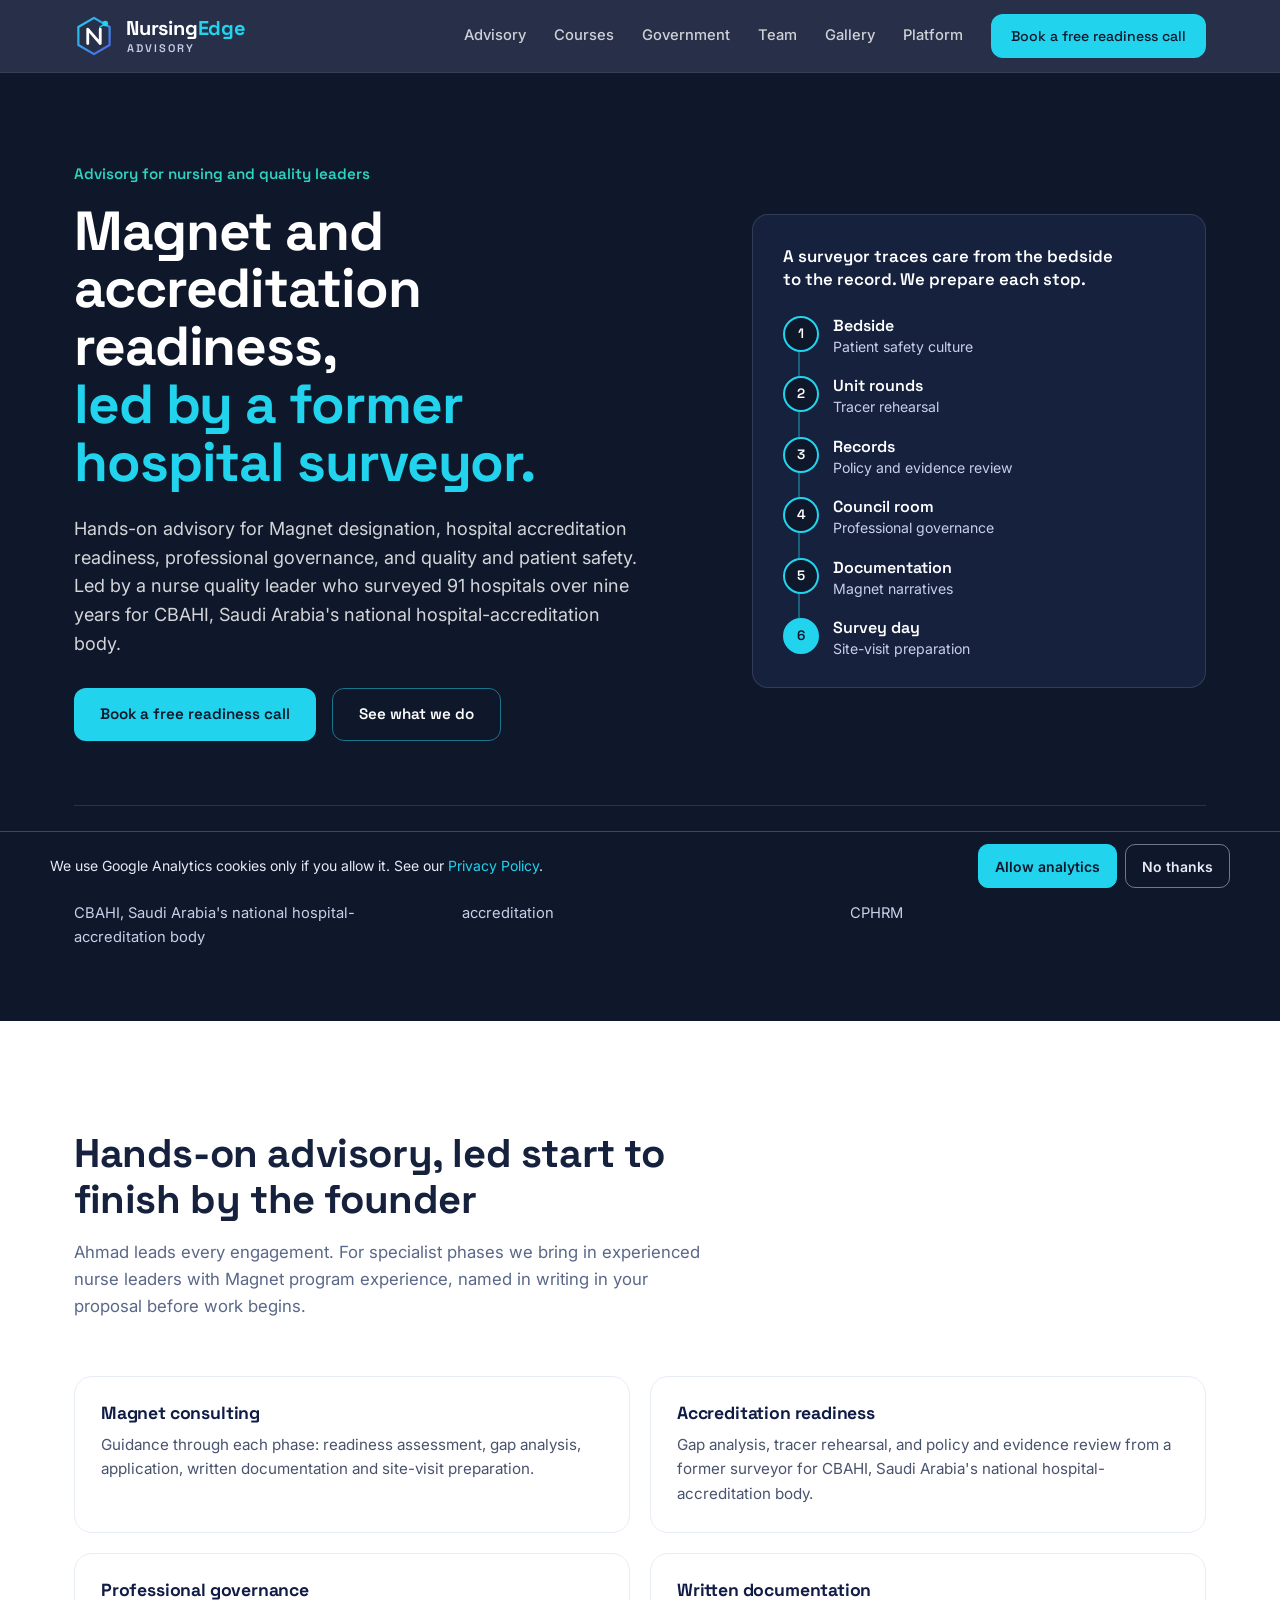
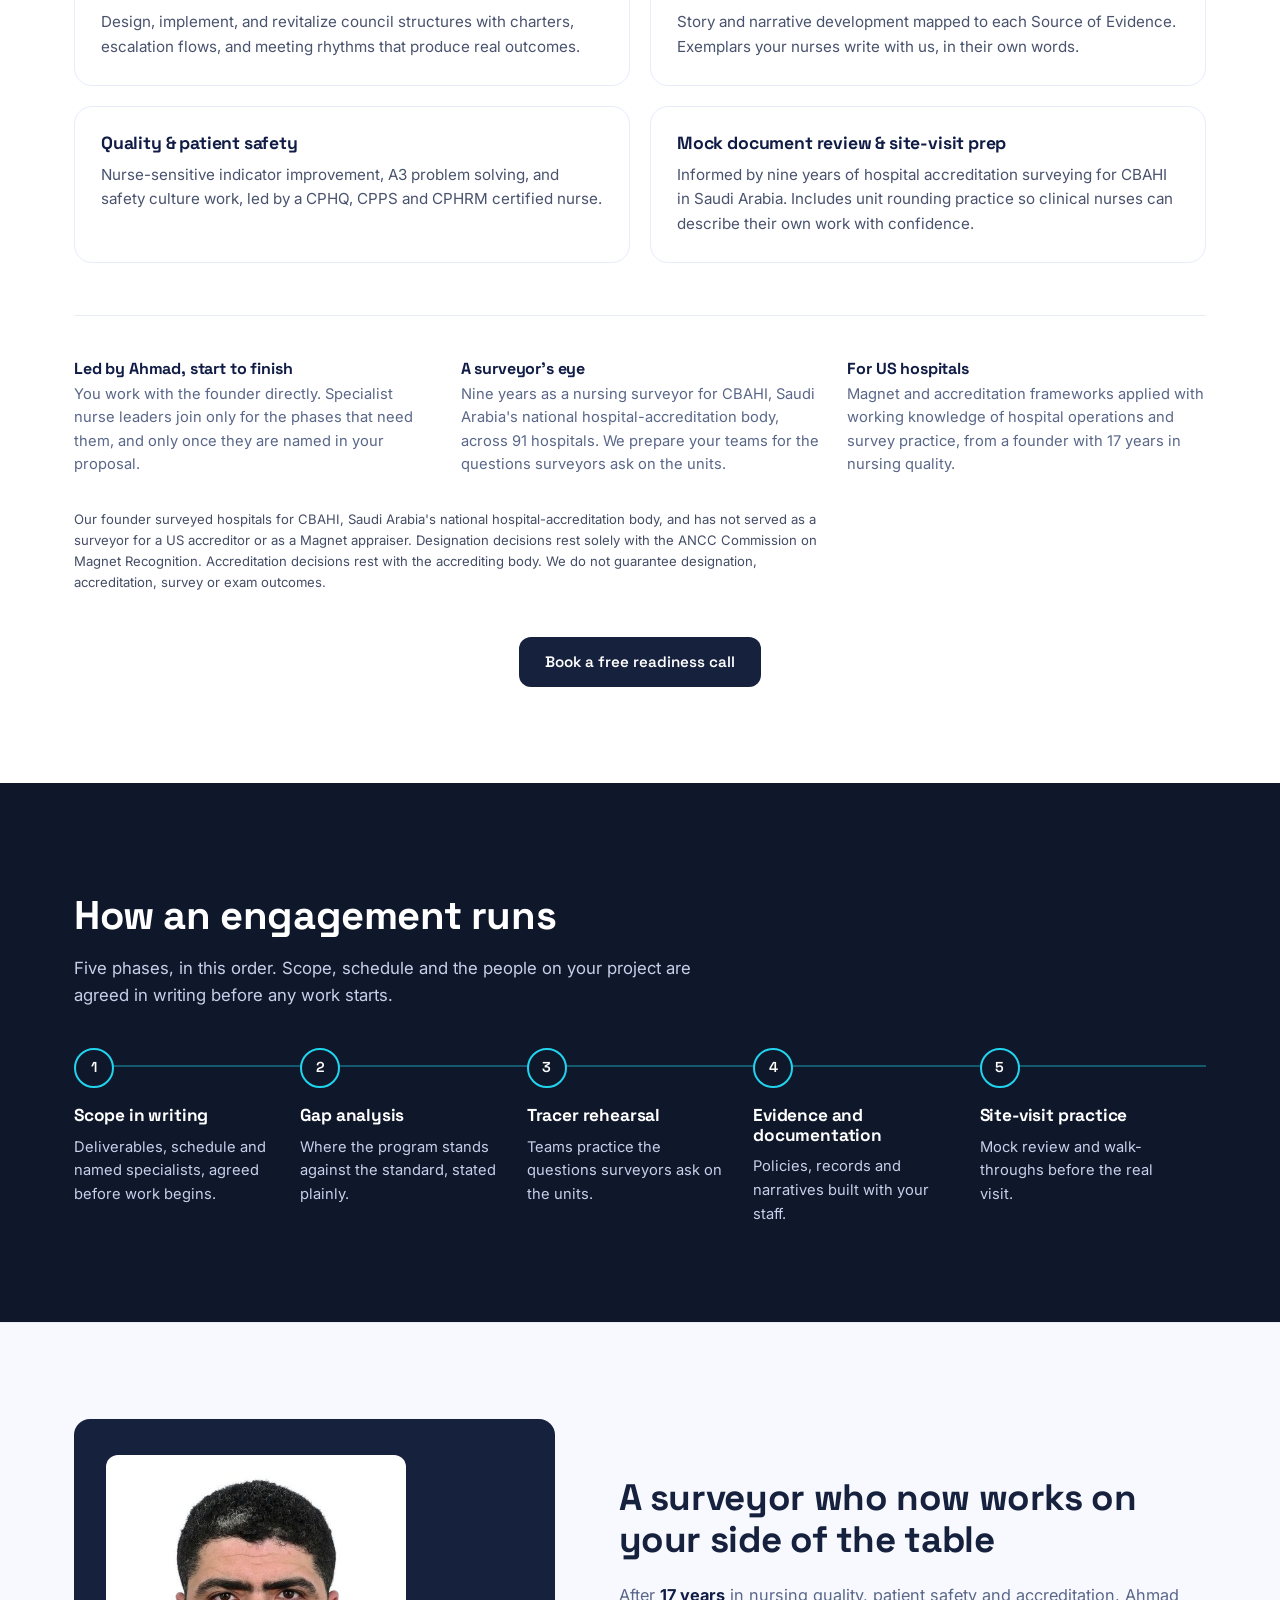
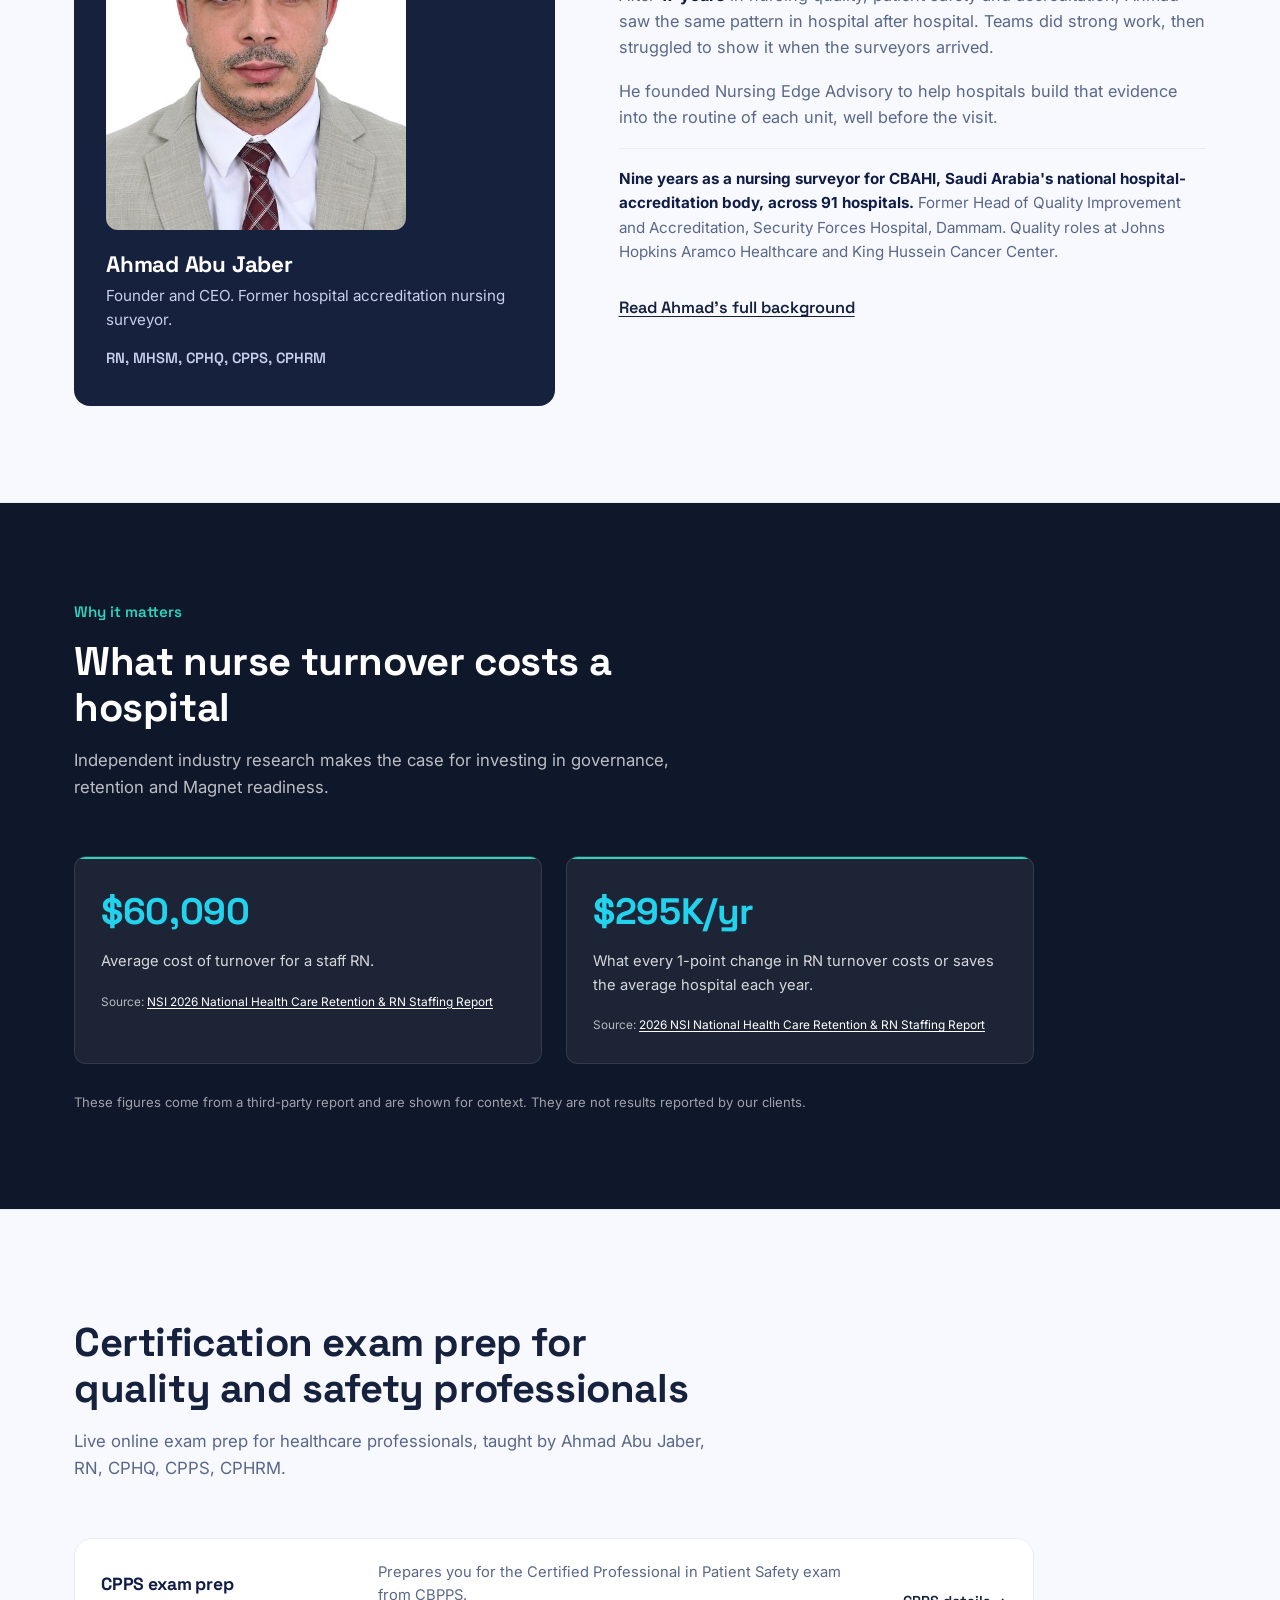
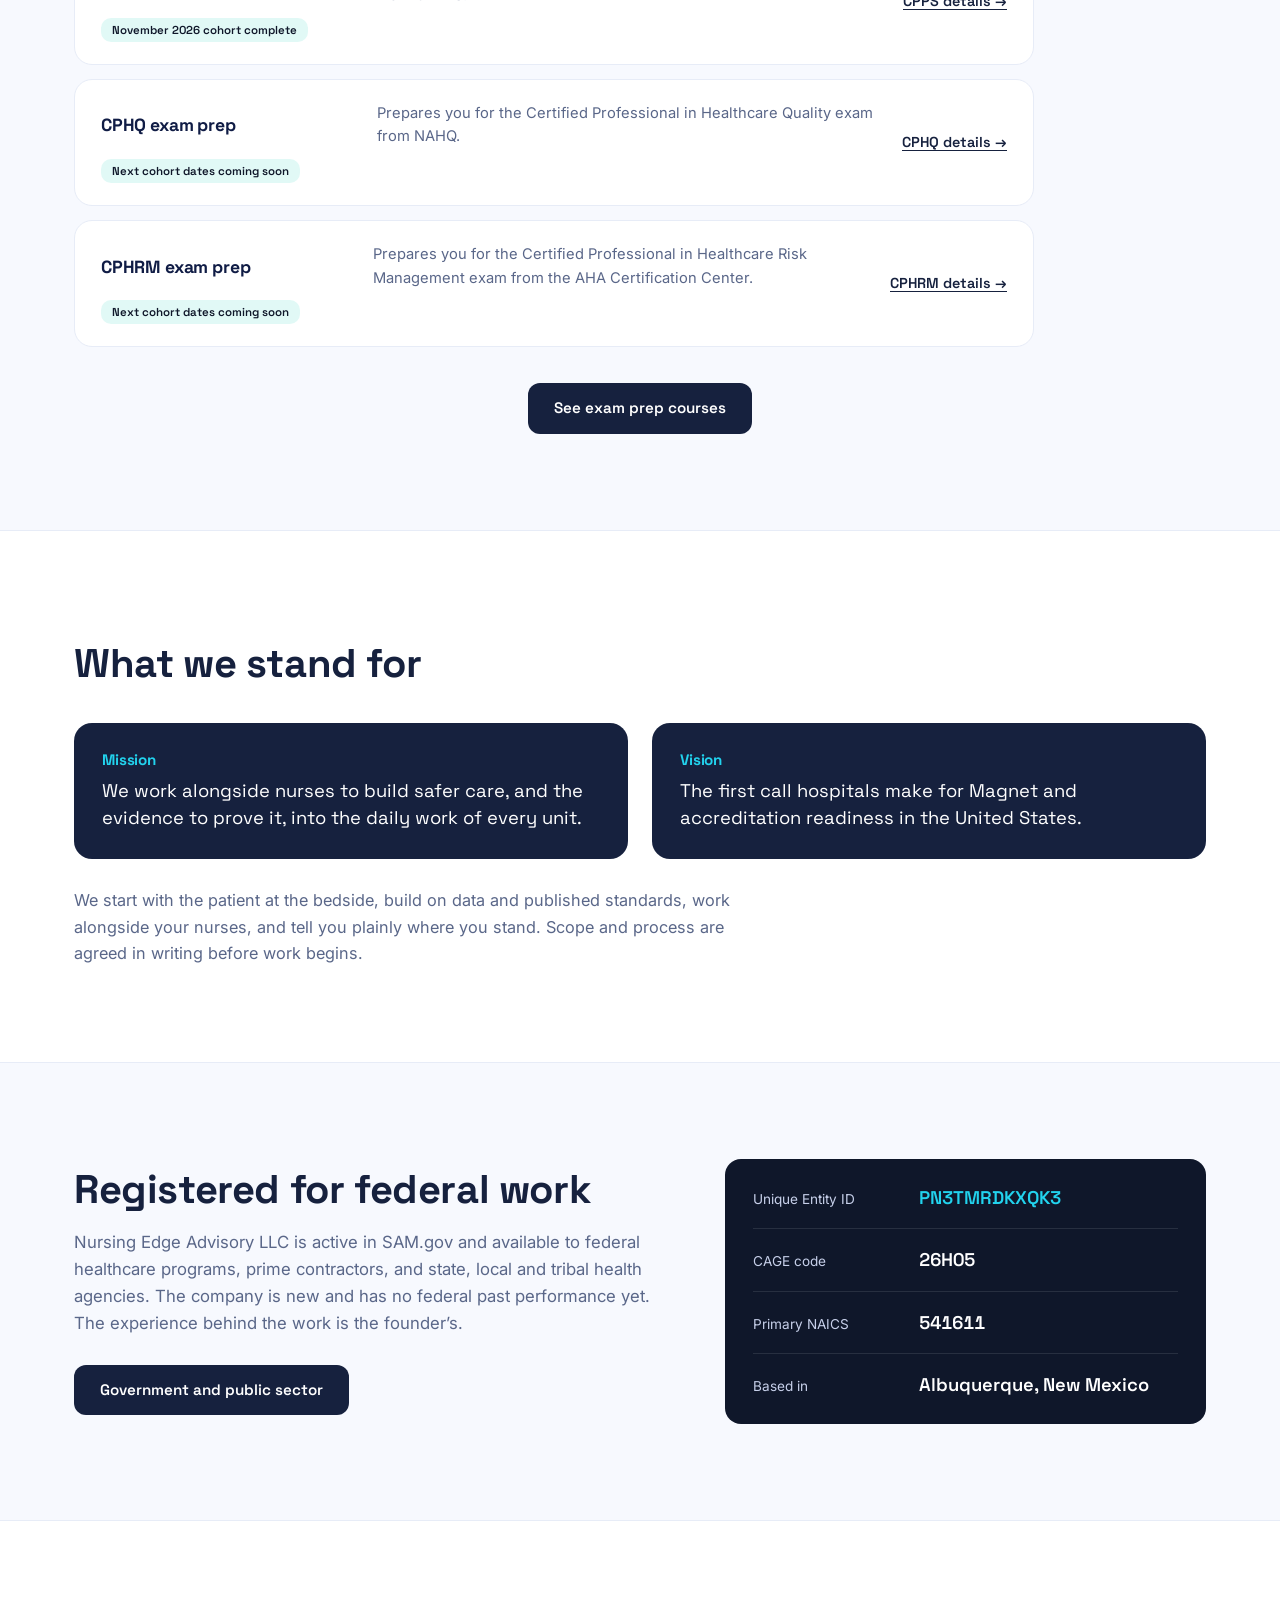
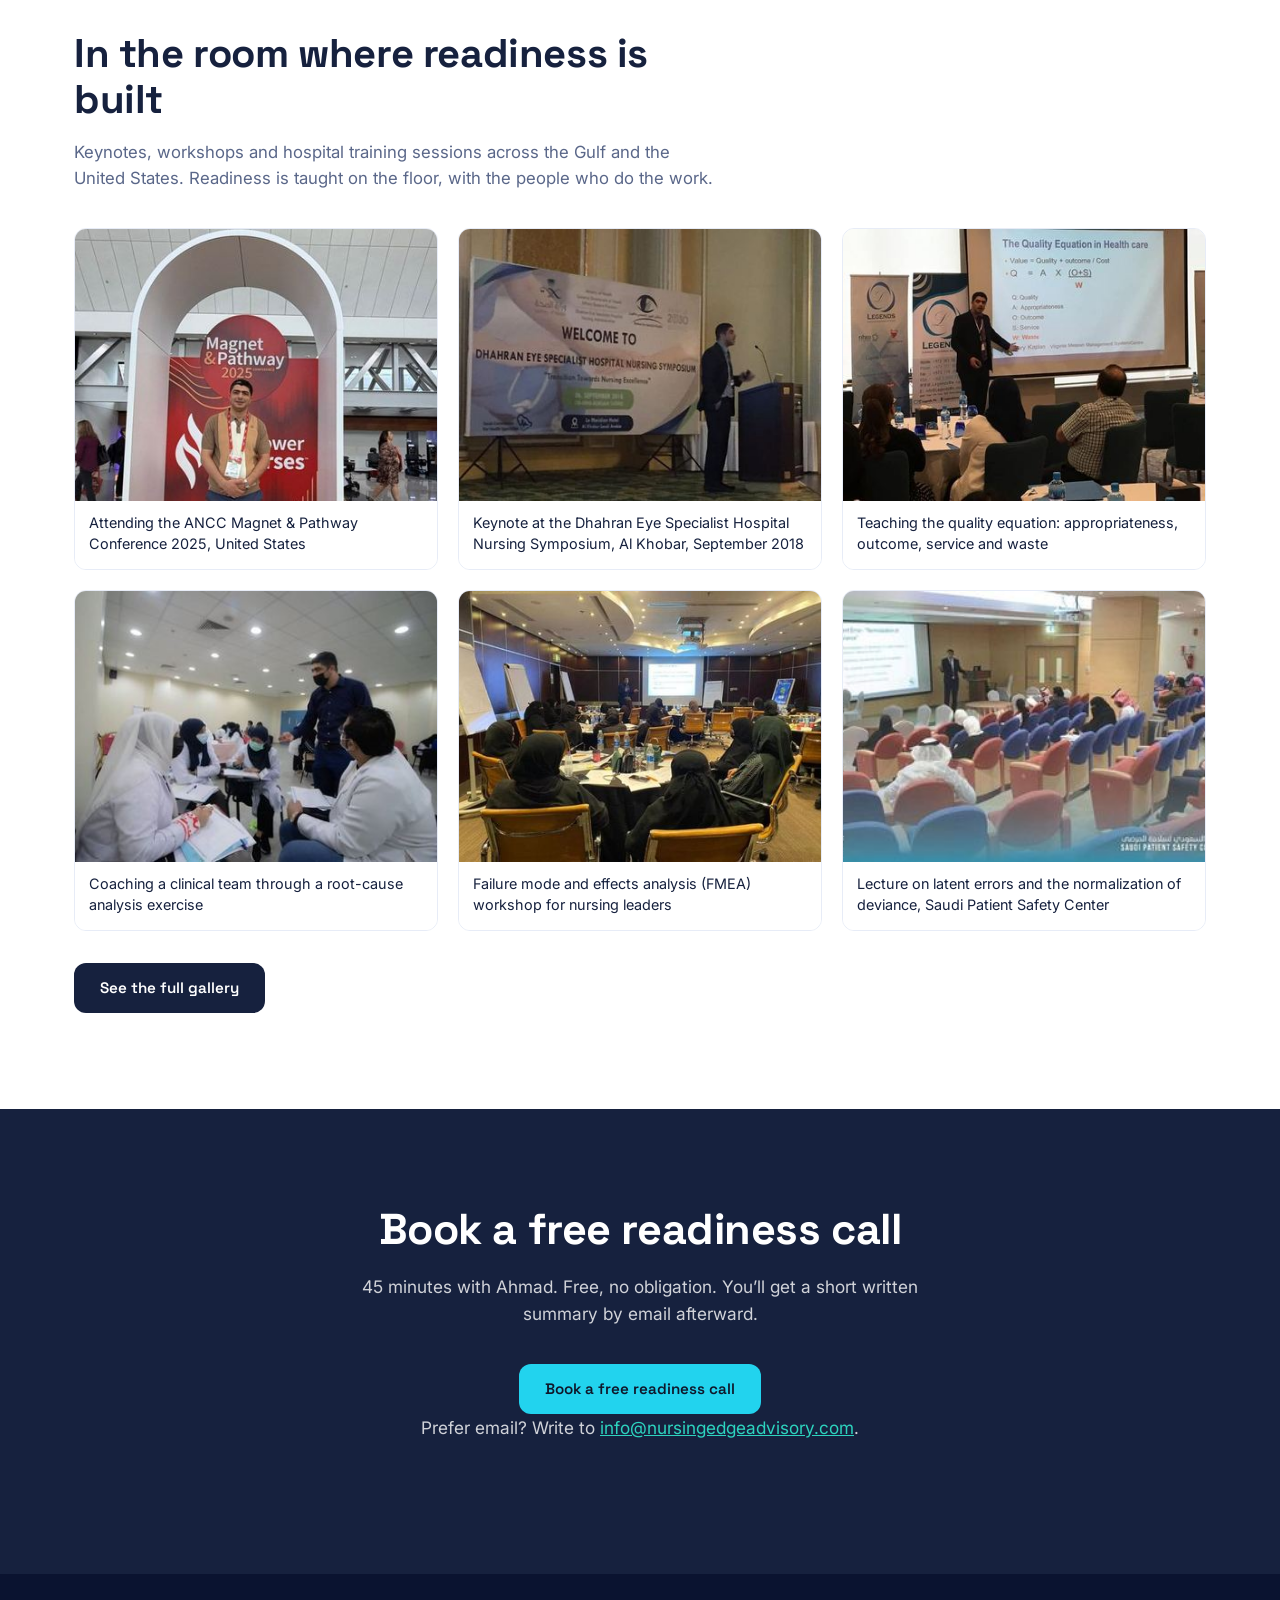
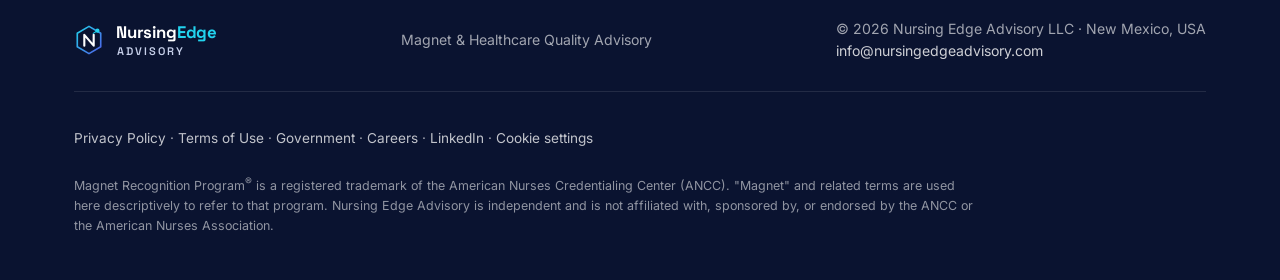
<file: index.html>
<!DOCTYPE html>
<html lang="en">
<head>
<meta charset="UTF-8">
<meta name="viewport" content="width=device-width, initial-scale=1.0">
<title>Magnet and Accreditation Readiness Consulting | Nursing Edge Advisory</title>
<meta name="description" content="Magnet and hospital accreditation readiness advisory led by a former hospital accreditation surveyor. Book a free 45-minute readiness call.">
<link rel="canonical" href="https://nursingedgeadvisory.com/">
<link rel="icon" type="image/png" sizes="32x32" href="/favicon-32.png">
<link rel="icon" type="image/png" sizes="16x16" href="/favicon-16.png">
<link rel="apple-touch-icon" sizes="180x180" href="/favicon-180.png">

<!-- Open Graph / Facebook / LinkedIn -->
<meta property="og:type" content="website">
<meta property="og:url" content="https://nursingedgeadvisory.com/">
<meta property="og:title" content="Nursing Edge Advisory | Magnet and accreditation readiness advisory">
<meta property="og:description" content="Magnet and hospital accreditation readiness advisory led by a former hospital accreditation surveyor. Book a free 45-minute readiness call.">
<meta property="og:image" content="https://nursingedgeadvisory.com/og-image.png">

<!-- Twitter -->
<meta name="twitter:card" content="summary_large_image">
<meta name="twitter:title" content="Nursing Edge Advisory | Magnet and accreditation readiness advisory">
<meta name="twitter:description" content="Magnet and hospital accreditation readiness advisory led by a former hospital accreditation surveyor. Book a free 45-minute readiness call.">
<meta name="twitter:image" content="https://nursingedgeadvisory.com/og-image.png">

<link rel="preconnect" href="https://fonts.googleapis.com">
<link rel="preconnect" href="https://fonts.gstatic.com" crossorigin>
<link href="https://fonts.googleapis.com/css2?family=Space+Grotesk:wght@400;500;600;700&family=Inter:wght@400;500;600;700&display=swap" rel="stylesheet">
<style>
:root{
  --navy-900:#0A1330;
  --navy-800:#101C45;
  --navy-700:#182658;
  --indigo:#4F5FE8;
  --indigo-deep:#4338CA;
  --teal:#22D3EE;
  --teal-soft:#2DD4BF;
  --white:#FFFFFF;
  --card:#F7F9FE;
  --ink:#16213E;
  --slate:#5A6789;
  --line:rgba(34,211,238,.25);
  --radius:18px;
  --display:'Space Grotesk',sans-serif;
  --body:'Inter',sans-serif;
}
*{margin:0;padding:0;box-sizing:border-box}
html{scroll-behavior:smooth}
body{font-family:var(--body);color:var(--ink);background:var(--white);line-height:1.6;font-size:16px}
img,svg{display:block}
a{text-decoration:none;color:inherit}
.container{max-width:1180px;margin:0 auto;padding:0 24px}
h1,h2,h3{font-family:var(--display);line-height:1.15;letter-spacing:-.01em}
.eyebrow{font-family:var(--display);font-size:.8rem;font-weight:600;letter-spacing:.18em;text-transform:uppercase;color:var(--teal-soft)}
.eyebrow.dark{color:var(--indigo-deep)}
:focus-visible{outline:3px solid var(--teal);outline-offset:3px;border-radius:6px}


/* ---------- Work in pictures ---------- */
.work{background:var(--white)}
.work-grid{display:grid;grid-template-columns:repeat(3,1fr);gap:20px}
.work-tile{position:relative;display:block;border-radius:12px;overflow:hidden;border:1px solid #E7ECF7;background:#fff}
.work-tile img{width:100%;height:auto;aspect-ratio:4/3;object-fit:cover;transition:transform .35s ease}
.work-tile:hover img{transform:scale(1.04)}
.work-tile span{display:block;padding:12px 14px 14px;background:#fff;color:var(--ink);font-size:.9rem;line-height:1.45}
.work-tile:first-child img{object-position:50% 28%}
@media (max-width:960px){.work-grid{grid-template-columns:repeat(2,1fr)}}
@media (max-width:560px){.work-grid{grid-template-columns:1fr}}

/* ---------- Nav ---------- */
header{position:sticky;top:0;z-index:50;background:rgba(10,19,48,.88);backdrop-filter:blur(12px);border-bottom:1px solid rgba(255,255,255,.08);transition:box-shadow .25s ease}
header.scrolled{box-shadow:0 8px 24px rgba(0,0,0,.22)}
.nav{display:flex;align-items:center;justify-content:space-between;gap:40px;height:72px}
.brand{display:flex;align-items:center;gap:12px;color:#fff}
.brand-name{font-family:var(--display);font-weight:700;font-size:1.25rem;letter-spacing:-.01em}
.brand-name span{color:var(--teal)}
.brand-lockup{display:flex;flex-direction:column;line-height:1}
.brand-lockup .brand-name{line-height:1.05}
.brand-sub{font-family:var(--display);font-size:11px;font-weight:600;letter-spacing:.18em;text-transform:uppercase;color:#C7D0EA;margin-top:4px;padding-left:1px}
.nav-links{display:flex;gap:28px;align-items:center}
.nav-links a{color:rgba(255,255,255,.78);font-size:.92rem;font-weight:500;white-space:nowrap;transition:color .2s}
.nav-links a:hover{color:var(--teal)}
.btn{display:inline-flex;align-items:center;justify-content:center;gap:8px;font-family:var(--display);font-weight:600;font-size:.95rem;padding:13px 26px;border-radius:12px;transition:transform .18s ease,box-shadow .18s ease,background .18s ease;cursor:pointer;border:none}
.btn-primary{background:linear-gradient(120deg,var(--indigo) 0%,var(--indigo-deep) 100%);color:#fff;box-shadow:0 8px 24px rgba(79,95,232,.35)}
.btn-primary:hover{transform:translateY(-2px);box-shadow:0 12px 30px rgba(79,95,232,.45)}
.btn-ghost{background:transparent;color:#fff;border:1.5px solid rgba(34,211,238,.5)}
.btn-ghost:hover{background:rgba(34,211,238,.1);border-color:var(--teal)}
.nav .btn{padding:10px 20px;font-size:.88rem;white-space:nowrap}
.nav-toggle{display:none;flex-direction:column;justify-content:center;gap:5px;background:none;border:none;cursor:pointer;padding:8px;z-index:60}
.nav-toggle span{width:22px;height:2px;background:#fff;border-radius:2px;transition:transform .25s ease,opacity .25s ease}
.nav-toggle.active span:nth-child(1){transform:translateY(7px) rotate(45deg)}
.nav-toggle.active span:nth-child(2){opacity:0}
.nav-toggle.active span:nth-child(3){transform:translateY(-7px) rotate(-45deg)}

/* ---------- Hero ---------- */
.hero{position:relative;background:linear-gradient(160deg,var(--navy-900) 0%,var(--navy-800) 55%,#0E1B4D 100%);color:#fff;overflow:hidden;padding:96px 0 110px}
.hero::before{content:"";position:absolute;inset:0;background:
  radial-gradient(700px 420px at 82% 18%,rgba(79,95,232,.30),transparent 65%),
  radial-gradient(600px 400px at 8% 88%,rgba(34,211,238,.14),transparent 60%);pointer-events:none}
.hex-field{position:absolute;inset:0;opacity:.55;pointer-events:none}
.hero-grid{position:relative;display:grid;grid-template-columns:1.05fr .95fr;gap:64px;align-items:center}
.hero h1{font-size:clamp(2.4rem,5vw,4rem);font-weight:700;margin:16px 0 22px;letter-spacing:-.02em;line-height:1.05}
.hero h1 em{font-style:normal;background:linear-gradient(90deg,var(--teal) 0%,var(--teal-soft) 100%);-webkit-background-clip:text;background-clip:text;color:transparent}
.hero p.lead{font-size:1.13rem;color:rgba(255,255,255,.82);max-width:52ch;margin-bottom:34px}
.hero-ctas{display:flex;gap:16px;flex-wrap:wrap}
.hero-proof{display:grid;grid-template-columns:repeat(3,minmax(0,1fr));gap:24px;margin-top:48px}
.proof{border-left:2px solid var(--line);padding-left:16px}
.proof strong{font-family:var(--display);font-size:1.5rem;display:block;color:var(--teal)}
.proof span{font-size:.85rem;color:rgba(255,255,255,.65)}

/* ---------- Sections ---------- */
section{padding:96px 0}
.section-head{max-width:640px;margin-bottom:56px}
.section-head h2{font-size:clamp(1.8rem,3.2vw,2.5rem);margin:14px 0 16px}
.section-head p{color:var(--slate);font-size:1.05rem}

/* Problem strip */
.problem{background:var(--card);border-top:1px solid #E7ECF7;border-bottom:1px solid #E7ECF7}
.problem-grid{display:grid;grid-template-columns:repeat(3,1fr);gap:24px}
.problem-card{background:#fff;border:1px solid #E7ECF7;border-radius:var(--radius);padding:30px 28px}
.problem-card h3{font-size:1.08rem;margin-bottom:10px;color:var(--navy-800)}
.problem-card p{color:var(--slate);font-size:.95rem}
.problem-card .tag{font-family:var(--display);font-size:.72rem;font-weight:600;letter-spacing:.14em;text-transform:uppercase;color:var(--indigo-deep);background:rgba(79,95,232,.09);padding:5px 12px;border-radius:999px;display:inline-block;margin-bottom:16px}

/* Advisory */
.advisory-grid{display:grid;grid-template-columns:repeat(2,1fr);gap:20px}
.advisory-grid .problem-card{background:#fff;border:1px solid #E7ECF7;border-radius:var(--radius);padding:26px 26px;transition:transform .2s ease,box-shadow .2s ease,border-color .2s ease}
.advisory-grid .problem-card:hover{transform:translateY(-3px);box-shadow:0 14px 32px rgba(16,28,69,.08);border-color:rgba(34,211,238,.45)}
.advisory-grid .problem-card h3{font-size:1.1rem}
.advisory-grid .problem-card p{color:#49536e}
.advisory-diff{display:grid;grid-template-columns:repeat(3,1fr);gap:28px;margin-top:52px;padding-top:44px;border-top:1px solid #E7ECF7}
.advisory-note{margin-top:32px;font-size:.82rem;line-height:1.6;color:#444d66;max-width:760px}
@media (max-width:960px){.advisory-diff{grid-template-columns:1fr}}
@media (max-width:560px){.advisory-grid{grid-template-columns:1fr}}

/* Courses */
.courses{background:var(--card);border-top:1px solid #E7ECF7;border-bottom:1px solid #E7ECF7}
.courses-grid{display:grid;grid-template-columns:1fr;gap:14px;max-width:960px}
.courses-grid .course-cat-card{display:grid;grid-template-columns:minmax(180px,1fr) 2fr auto;align-items:center;gap:6px 28px;padding:22px 26px}
.courses-grid .course-cat-card h3{margin:0}
.courses-grid .course-cat-card p{margin:0}
.courses-grid .course-cat-card .cat-count{grid-column:1;margin:4px 0 0;justify-self:start}
.courses-grid .course-cat-card .cat-link{grid-column:3;grid-row:1 / span 2;white-space:nowrap}
@media (max-width:760px){.courses-grid .course-cat-card{grid-template-columns:1fr}.courses-grid .course-cat-card .cat-link{grid-column:1;grid-row:auto}}
.course-cat-card{background:#fff;border:1px solid #E7ECF7;border-radius:var(--radius);padding:30px 28px;display:flex;flex-direction:column;transition:transform .2s ease,box-shadow .2s ease,border-color .2s ease}
.course-cat-card:hover{transform:translateY(-4px);box-shadow:0 16px 36px rgba(16,28,69,.10);border-color:rgba(34,211,238,.5)}
.course-cat-card .cat-icon{width:44px;height:44px;border-radius:12px;background:rgba(79,95,232,.09);display:flex;align-items:center;justify-content:center;margin-bottom:18px}
.course-cat-card h3{font-size:1.1rem;margin-bottom:10px;color:var(--navy-800)}
.course-cat-card p{color:var(--slate);font-size:.92rem;margin-bottom:18px;flex:1}
.course-cat-card .cat-count{font-family:var(--display);font-size:.72rem;font-weight:600;color:var(--indigo-deep);background:rgba(79,95,232,.09);padding:4px 11px;border-radius:999px;display:inline-block;width:fit-content;margin-bottom:16px}
.course-cat-card .cat-link{font-family:var(--display);font-size:.9rem;font-weight:600;color:var(--indigo-deep)}
@media (max-width:960px){.courses-grid{grid-template-columns:1fr}}

/* Modules */
.modules-grid{display:grid;grid-template-columns:repeat(4,1fr);gap:22px}
.module{position:relative;background:#fff;border:1px solid #E7ECF7;border-radius:var(--radius);padding:28px 24px;transition:transform .2s ease,box-shadow .2s ease,border-color .2s ease}
.module:hover{transform:translateY(-4px);box-shadow:0 16px 36px rgba(16,28,69,.10);border-color:rgba(34,211,238,.5)}
.module .mod-icon{width:52px;height:52px;margin-bottom:18px}
.module h3{font-size:1.02rem;margin-bottom:8px;color:var(--navy-800)}
.module p{font-size:.88rem;color:var(--slate)}

/* Traceability */
.trace{background:linear-gradient(160deg,var(--navy-900) 0%,var(--navy-800) 100%);color:#fff;position:relative;overflow:hidden}
.trace::before{content:"";position:absolute;inset:0;background:radial-gradient(640px 400px at 88% 80%,rgba(34,211,238,.10),transparent 60%)}
.trace .section-head{position:relative}
.trace .section-head h2{color:#fff}
.trace .section-head p{color:rgba(255,255,255,.72)}
.chain{position:relative;display:grid;grid-template-columns:repeat(4,1fr);gap:0;counter-reset:step}
.chain-step{position:relative;padding:30px 26px 30px 30px;border-left:1px solid rgba(34,211,238,.28)}
.chain-step::before{content:"";position:absolute;left:-7px;top:36px;width:13px;height:13px;border-radius:50%;background:var(--teal);box-shadow:0 0 0 5px rgba(34,211,238,.18)}
.chain-step h3{font-size:1.05rem;margin-bottom:10px;color:var(--teal)}
.chain-step p{font-size:.9rem;color:rgba(255,255,255,.75)}

/* Standards */
.standards-grid{display:grid;grid-template-columns:1fr 1fr;gap:64px;align-items:center}
.standards-list{display:grid;gap:18px}
.std-item{display:flex;gap:16px;align-items:flex-start}
.std-item .dot{flex:none;width:34px;height:34px;border-radius:10px;background:rgba(79,95,232,.1);display:flex;align-items:center;justify-content:center}
.std-item .dot svg{width:18px;height:18px}
.std-item h3{font-size:1rem;margin-bottom:4px;color:var(--navy-800)}
.std-item p{font-size:.92rem;color:var(--slate)}
.standards-visual{background:linear-gradient(160deg,var(--navy-800),var(--navy-700));border-radius:24px;padding:48px 40px;color:#fff;text-align:center;box-shadow:0 24px 60px rgba(16,28,69,.25)}
.standards-visual .big{font-family:var(--display);font-size:4.2rem;font-weight:700;background:linear-gradient(90deg,var(--teal),var(--teal-soft));-webkit-background-clip:text;background-clip:text;color:transparent;line-height:1}
.standards-visual .sub{font-size:1rem;color:rgba(255,255,255,.78);margin-top:10px}
.standards-visual .rows{display:grid;grid-template-columns:1fr 1fr;gap:14px;margin-top:34px}
.standards-visual .row{background:rgba(255,255,255,.06);border:1px solid rgba(34,211,238,.25);border-radius:12px;padding:16px 12px}
.standards-visual .row strong{font-family:var(--display);font-size:1.35rem;color:var(--teal);display:block}
.standards-visual .row span{font-size:.78rem;color:rgba(255,255,255,.65)}
.standards-visual .foot-line{margin-top:24px;font-size:.82rem;color:rgba(255,255,255,.7);line-height:1.55}
.manual-note{margin-top:12px;font-size:.92rem;color:var(--slate)}
.sec-list{list-style:none;margin:6px 0 0;padding:0;display:grid;gap:6px}
.sec-list li{position:relative;padding-left:16px;font-size:.92rem;color:var(--slate)}
.sec-list li::before{content:"";position:absolute;left:0;top:.62em;width:6px;height:6px;border-radius:50%;background:var(--teal-soft)}

/* Founder */
.founder{background:var(--card);border-top:1px solid #E7ECF7;border-bottom:1px solid #E7ECF7}
.founder-grid{display:grid;grid-template-columns:.9fr 1.1fr;gap:64px;align-items:center}
.founder-card{background:var(--navy);border-radius:16px;padding:36px 32px;color:#fff}
.founder-card .creds{display:flex;flex-wrap:wrap;gap:8px;margin-top:16px}
.founder-card .cred{font-family:var(--display);font-size:.9rem;font-weight:600;color:#c7d0ea;padding:0}
.founder-card .cred+.cred::before{content:"\00b7";margin:0 8px 0 0;color:#8c97b5}
.founder-card .cred{cursor:help}
.founder-photo{width:100%;max-width:300px;height:auto;aspect-ratio:4/5;object-fit:cover;border-radius:12px}

/* ---------- Business case ---------- */
.case{background:linear-gradient(160deg,var(--navy-900) 0%,var(--navy-800) 100%);color:#fff;position:relative;overflow:hidden}
.case::before{content:"";position:absolute;inset:0;background:
  radial-gradient(620px 380px at 92% 8%,rgba(79,95,232,.28),transparent 62%),
  radial-gradient(560px 360px at 4% 92%,rgba(34,211,238,.14),transparent 60%);pointer-events:none}
.case .container{position:relative}
.case .section-head h2{color:#fff}
.case .section-head p{color:rgba(255,255,255,.72)}
.case-grid{display:grid;grid-template-columns:repeat(2,minmax(0,1fr));gap:24px;margin-top:8px;max-width:960px}
.case-card{padding:32px 32px 28px}
.case-card .num{font-size:2.8rem}
.case-card{position:relative;background:rgba(255,255,255,.06);border:1px solid rgba(255,255,255,.1);border-radius:16px;padding:26px;overflow:hidden;transition:transform .22s ease,box-shadow .22s ease,border-color .22s ease}
.case-card::before{content:"";position:absolute;top:0;left:0;right:0;height:3px;background:var(--accent,linear-gradient(90deg,var(--teal),var(--indigo)))}
.case-card:hover{transform:translateY(-5px);box-shadow:0 20px 44px rgba(0,0,0,.28);border-color:rgba(34,211,238,.4)}
.case-card .case-icon{width:38px;height:38px;border-radius:10px;background:rgba(255,255,255,.08);display:flex;align-items:center;justify-content:center;margin-bottom:16px}
.case-card .num{font-family:var(--display);font-size:2.3rem;font-weight:700;color:var(--teal);display:block;margin-bottom:8px;letter-spacing:-.01em}
.case-card p{color:rgba(255,255,255,.82);font-size:.92rem;margin-bottom:14px}
.case-card .src{font-size:.74rem;color:rgba(255,255,255,.68)}
.case-card .src a{color:#fff;text-decoration:underline;text-underline-offset:2px}
.case-foot{position:relative;margin-top:28px;font-size:.82rem;color:rgba(255,255,255,.6);max-width:760px}
@media (max-width:760px){.case-grid{grid-template-columns:1fr}}


.founder-card .founder-name{font-family:var(--display);font-weight:700;line-height:1.15;letter-spacing:-.01em;font-size:1.4rem;margin-bottom:6px}
.founder-card .role{color:rgba(255,255,255,.7);font-size:.95rem}
.founder-copy p{color:var(--slate);margin-bottom:18px;font-size:1.02rem}
.founder-copy p strong{color:var(--navy-800)}
.founder-copy p.founder-record{font-size:.95rem;padding-top:18px;border-top:1px solid #E7ECF7;margin-bottom:0}

/* CTA */
.cta{background:linear-gradient(140deg,var(--navy-900) 0%,var(--indigo-deep) 120%);color:#fff;text-align:center;position:relative;overflow:hidden}
.cta::before{content:"";position:absolute;inset:0;background:radial-gradient(560px 360px at 50% 0%,rgba(34,211,238,.16),transparent 65%)}
.cta .container{position:relative}
.cta h2{font-size:clamp(1.9rem,3.4vw,2.7rem);margin-bottom:18px}
.cta p{color:rgba(255,255,255,.8);max-width:56ch;margin:0 auto 36px;font-size:1.08rem}
.cta .hero-ctas{justify-content:center}
.cta-line{color:rgba(255,255,255,.8);max-width:56ch;margin:0 auto 32px;font-size:1.08rem}
.cta-alt{margin-top:22px;font-size:.9rem;color:rgba(255,255,255,.7)}
.cta-alt a{color:var(--teal-soft);text-decoration:underline}

/* Footer */
footer{background:var(--navy-900);color:rgba(255,255,255,.62);padding:44px 0;font-size:.88rem}
.foot{display:flex;justify-content:space-between;align-items:center;gap:20px;flex-wrap:wrap}
.foot .brand-name{font-size:1.05rem}
.foot-legal{margin-top:28px;padding-top:24px;border-top:1px solid rgba(255,255,255,.1)}
.foot-links{margin-bottom:12px;font-size:.85rem}
.foot-links a{color:rgba(255,255,255,.75)}
.foot-links a:hover{color:var(--teal)}
.trademark-note{font-size:.78rem;line-height:1.6;color:rgba(255,255,255,.55);max-width:900px}

/* ---------- What we stand for ---------- */
.values-sec .tagline{font-family:var(--display);font-size:.8rem;font-weight:600;letter-spacing:.18em;text-transform:uppercase;color:var(--indigo-deep)}
.mv-grid{display:grid;grid-template-columns:1fr 1fr;gap:24px;margin-bottom:28px}
.mv{background:var(--navy);color:#fff;border-radius:var(--radius);padding:28px 28px}
.mv h3{font-size:.95rem;color:var(--teal);margin-bottom:10px}
.mv p{font-family:var(--display);font-size:1.15rem;line-height:1.45;color:#fff}
.values-line{max-width:70ch;color:var(--slate);font-size:1.02rem}
.values-grid{display:grid;grid-template-columns:repeat(3,1fr);gap:18px}
.value{background:var(--card);border:1px solid #E7ECF7;border-radius:14px;padding:20px 22px}
.value h3{font-size:1rem;color:var(--navy-800);margin-bottom:6px}
.value p{font-size:.9rem;color:var(--slate)}
@media (max-width:960px){.mv-grid{grid-template-columns:1fr}.values-grid{grid-template-columns:repeat(2,1fr)}}
@media (max-width:560px){.values-grid{grid-template-columns:1fr}}

/* ---------- Responsive ---------- */
@media (max-width:960px){
  .hero-grid{grid-template-columns:1fr;gap:48px}
  .problem-grid{grid-template-columns:1fr}
  .modules-grid{grid-template-columns:repeat(2,1fr)}
  .chain{grid-template-columns:1fr}
  .chain-step{border-left:1px solid rgba(34,211,238,.28)}
  .standards-grid,.founder-grid{grid-template-columns:1fr;gap:44px}
}
@media (max-width:560px){
  .modules-grid{grid-template-columns:1fr}
  section{padding:64px 0}
  .hero{padding:64px 0 56px}
  .hero-proof{grid-template-columns:1fr;gap:16px}
  .proof strong{font-size:1.25rem}
  .hero-ctas .btn{width:100%}
  .case-grid,.problem-grid,.advisory-diff{gap:16px}
  .founder-card{padding:28px 24px}
  .standards-visual{padding:36px 26px}
  .standards-visual .big{font-size:3.2rem}
  h1{font-size:clamp(1.9rem,8vw,2.4rem)!important}
}
/* ---------- Scroll reveal (progressive enhancement) ---------- */
.js-reveal .reveal-item{opacity:0;transform:translateY(22px);transition:opacity .7s cubic-bezier(.2,.7,.2,1),transform .7s cubic-bezier(.2,.7,.2,1)}
.js-reveal .reveal-item.in-view{opacity:1;transform:translateY(0)}
.js-reveal .reveal-item:nth-child(2){transition-delay:.08s}
.js-reveal .reveal-item:nth-child(3){transition-delay:.16s}
.js-reveal .reveal-item:nth-child(4){transition-delay:.24s}

@media (prefers-reduced-motion:reduce){
  *{transition:none!important;animation:none!important}
  html{scroll-behavior:auto}
}

/* ---------- Mobile menu (switches at 1100px) ---------- */
@media (max-width:1100px){
  .nav-toggle{display:flex}
  .nav-links{
    position:fixed;top:72px;left:0;right:0;height:calc(100vh - 72px);z-index:60;
    background:#0A1330;
    flex-direction:column;align-items:flex-start;padding:28px 24px;gap:6px;
    overflow-y:auto;opacity:0;transform:translateY(-16px);pointer-events:none;visibility:hidden;
    transition:opacity .25s ease,transform .25s ease,visibility 0s linear .25s;
  }
  .nav-links.open{opacity:1;transform:translateY(0);pointer-events:auto;visibility:visible;transition:opacity .25s ease,transform .25s ease,visibility 0s linear 0s}
  .nav-links a{font-size:1.08rem;padding:10px 0;width:100%}
  .nav-links .btn{width:100%;justify-content:center;margin-top:14px}
}

/* ---------- Accessibility helpers ---------- */
.skip-link{position:absolute;left:16px;top:-100px;z-index:200;background:#fff;color:#16213E;font-family:var(--display);font-weight:600;font-size:.92rem;padding:10px 18px;border-radius:10px;box-shadow:0 8px 24px rgba(0,0,0,.25);text-decoration:none}
.skip-link:focus{top:12px}
.sr-only{position:absolute!important;width:1px;height:1px;padding:0;margin:-1px;overflow:hidden;clip:rect(0,0,0,0);white-space:nowrap;border:0}
/* Footer contact line */
.foot-copy a{color:rgba(255,255,255,.8);text-decoration:none}
.foot-copy a:hover{color:var(--teal)}
</style>
<link rel="stylesheet" href="/site.css">
</head>
<body id="top">
<a class="skip-link" href="#main">Skip to content</a>

<!-- ======================================================
     LOGO — inline SVG, easy to adjust.
     Hexagon + "N" + network node, teal→indigo gradient.
     To adjust: edit the <symbol id="ne-logo"> below once,
     and every logo on the page updates.
====================================================== -->
<svg width="0" height="0" style="position:absolute" aria-hidden="true">
  <defs>
    <linearGradient id="lgLogo" x1="0" y1="0" x2="1" y2="1">
      <stop offset="0" stop-color="#22D3EE"/>
      <stop offset="1" stop-color="#4F5FE8"/>
    </linearGradient>
    <symbol id="ne-logo" viewBox="0 0 64 64">
      <!-- hexagon -->
      <path d="M32 3 L57 17.5 V46.5 L32 61 L7 46.5 V17.5 Z" fill="none" stroke="url(#lgLogo)" stroke-width="3.5" stroke-linejoin="round"/>
      <!-- N letterform -->
      <path d="M22 44 V21 L42 44 V21" fill="none" stroke="#FFFFFF" stroke-width="4.5" stroke-linecap="round" stroke-linejoin="round"/>
      <!-- network node + link -->
      <circle cx="50" cy="12" r="4.5" fill="#22D3EE"/>
      <line x1="46.5" y1="14.5" x2="41" y2="18" stroke="#22D3EE" stroke-width="2.2" stroke-linecap="round"/>
    </symbol>
  </defs>
</svg>

<header>
  <div class="container nav">
    <a class="brand" href="#top" aria-label="Nursing Edge Advisory home">
      <svg width="40" height="40" role="img" aria-label="NursingEdge logo"><use href="#ne-logo"/></svg>
      <span class="brand-lockup"><span class="brand-name">Nursing<span>Edge</span></span><span class="brand-sub">Advisory</span></span>
    </a>
    <button class="nav-toggle" id="navToggle" aria-label="Toggle navigation menu" aria-expanded="false" aria-controls="mainNav">
      <span></span><span></span><span></span>
    </button>
    <nav class="nav-links" id="mainNav" aria-label="Main navigation">
      <a href="#advisory">Advisory</a>
      <a href="courses.html">Courses</a>
      <a href="government.html">Government</a>
      <a href="team.html">Team</a>
      <a href="gallery.html">Gallery</a>
      <a href="https://platform.nursingedgeadvisory.com" target="_blank" rel="noopener" aria-label="Platform (opens in new tab)">Platform</a>
      <a class="btn btn-primary" href="schedule.html">Book a free readiness call</a>
    </nav>
  </div>
</header>

<main id="main">

<!-- ================= HERO ================= -->
<section class="hero" aria-labelledby="hero-title">
  <div class="container hero-grid">
    <div>
      <span class="eyebrow">Advisory for nursing and quality leaders</span>
      <h1 id="hero-title">Magnet and accreditation readiness, <em>led by a former hospital surveyor.</em></h1>
      <p class="lead">Hands-on advisory for Magnet designation, hospital accreditation readiness, professional governance, and quality and patient safety. Led by a nurse quality leader who surveyed 91 hospitals over nine years for CBAHI, Saudi Arabia's national hospital-accreditation body.</p>
      <div class="hero-ctas">
        <a class="btn btn-primary" href="schedule.html">Book a free readiness call</a>
        <a class="btn btn-ghost" href="#advisory">See what we do</a>
      </div>
    </div>
    <div class="tracer-card" role="group" aria-labelledby="tracer-title">
      <p class="tracer-title" id="tracer-title">A surveyor traces care from the bedside to the record. We prepare each stop.</p>
      <ol class="tracer-list">
        <li><strong>Bedside</strong><span>Patient safety culture</span></li>
        <li><strong>Unit rounds</strong><span>Tracer rehearsal</span></li>
        <li><strong>Records</strong><span>Policy and evidence review</span></li>
        <li><strong>Council room</strong><span>Professional governance</span></li>
        <li><strong>Documentation</strong><span>Magnet narratives</span></li>
        <li><strong>Survey day</strong><span>Site-visit preparation</span></li>
      </ol>
    </div>
  </div>
  <div class="container">
    <div class="hero-proof">
      <div class="proof"><strong>91</strong><span>hospitals surveyed by our founder, for CBAHI, Saudi Arabia's national hospital-accreditation body</span></div>
      <div class="proof"><strong>17</strong><span>years in nursing quality, patient safety and accreditation</span></div>
      <div class="proof"><strong>3</strong><span>professional certifications: CPHQ, CPPS, CPHRM</span></div>
    </div>
  </div>
</section>

<!-- ================= ADVISORY ================= -->
<section id="advisory" aria-labelledby="advisory-title">
  <div class="container">
    <div class="section-head">
      <h2 id="advisory-title">Hands-on advisory, led start to finish by the founder</h2>
      <p>Ahmad leads every engagement. For specialist phases we bring in experienced nurse leaders with Magnet program experience, named in writing in your proposal before work begins.</p>
    </div>
    <div class="advisory-grid">
      <div class="problem-card reveal-item">
        <h3>Magnet consulting</h3>
        <p>Guidance through each phase: readiness assessment, gap analysis, application, written documentation and site-visit preparation.</p>
      </div>
      <div class="problem-card reveal-item">
        <h3>Accreditation readiness</h3>
        <p>Gap analysis, tracer rehearsal, and policy and evidence review from a former surveyor for CBAHI, Saudi Arabia's national hospital-accreditation body.</p>
      </div>
      <div class="problem-card reveal-item">
        <h3>Professional governance</h3>
        <p>Design, implement, and revitalize council structures with charters, escalation flows, and meeting rhythms that produce real outcomes.</p>
      </div>
      <div class="problem-card reveal-item">
        <h3>Written documentation</h3>
        <p>Story and narrative development mapped to each Source of Evidence. Exemplars your nurses write with us, in their own words.</p>
      </div>
      <div class="problem-card reveal-item">
        <h3>Quality &amp; patient safety</h3>
        <p>Nurse-sensitive indicator improvement, A3 problem solving, and safety culture work, led by a CPHQ, CPPS and CPHRM certified nurse.</p>
      </div>
      <div class="problem-card reveal-item">
        <h3>Mock document review &amp; site-visit prep</h3>
        <p>Informed by nine years of hospital accreditation surveying for CBAHI in Saudi Arabia. Includes unit rounding practice so clinical nurses can describe their own work with confidence.</p>
      </div>
    </div>
    <div class="advisory-diff">
      <div class="std-item reveal-item">
        <span class="dot"><svg viewBox="0 0 20 20" aria-hidden="true"><path d="M4 10.5 L8.5 15 L16 5.5" fill="none" stroke="#4F5FE8" stroke-width="2.5" stroke-linecap="round" stroke-linejoin="round"/></svg></span>
        <div><h3>Led by Ahmad, start to finish</h3><p>You work with the founder directly. Specialist nurse leaders join only for the phases that need them, and only once they are named in your proposal.</p></div>
      </div>
      <div class="std-item reveal-item">
        <span class="dot"><svg viewBox="0 0 20 20" aria-hidden="true"><path d="M4 10.5 L8.5 15 L16 5.5" fill="none" stroke="#4F5FE8" stroke-width="2.5" stroke-linecap="round" stroke-linejoin="round"/></svg></span>
        <div><h3>A surveyor&rsquo;s eye</h3><p>Nine years as a nursing surveyor for CBAHI, Saudi Arabia's national hospital-accreditation body, across 91 hospitals. We prepare your teams for the questions surveyors ask on the units.</p></div>
      </div>
      <div class="std-item reveal-item">
        <span class="dot"><svg viewBox="0 0 20 20" aria-hidden="true"><path d="M4 10.5 L8.5 15 L16 5.5" fill="none" stroke="#4F5FE8" stroke-width="2.5" stroke-linecap="round" stroke-linejoin="round"/></svg></span>
        <div><h3>For US hospitals</h3><p>Magnet and accreditation frameworks applied with working knowledge of hospital operations and survey practice, from a founder with 17 years in nursing quality.</p></div>
      </div>
    </div>
    <p class="advisory-note">Our founder surveyed hospitals for CBAHI, Saudi Arabia's national hospital-accreditation body, and has not served as a surveyor for a US accreditor or as a Magnet appraiser. Designation decisions rest solely with the ANCC Commission on Magnet Recognition. Accreditation decisions rest with the accrediting body. We do not guarantee designation, accreditation, survey or exam outcomes.</p>
    <div class="hero-ctas" style="margin-top:44px;justify-content:center">
      <a class="btn btn-primary" href="schedule.html">Book a free readiness call</a>
    </div>
  </div>
</section>

<!-- ================= HOW AN ENGAGEMENT RUNS ================= -->
<section class="trace" id="process" aria-labelledby="process-title">
  <div class="container">
    <div class="section-head">
      <h2 id="process-title">How an engagement runs</h2>
      <p>Five phases, in this order. Scope, schedule and the people on your project are agreed in writing before any work starts.</p>
    </div>
    <ol class="chain chain-5">
      <li class="chain-step"><h3>Scope in writing</h3><p>Deliverables, schedule and named specialists, agreed before work begins.</p></li>
      <li class="chain-step"><h3>Gap analysis</h3><p>Where the program stands against the standard, stated plainly.</p></li>
      <li class="chain-step"><h3>Tracer rehearsal</h3><p>Teams practice the questions surveyors ask on the units.</p></li>
      <li class="chain-step"><h3>Evidence and documentation</h3><p>Policies, records and narratives built with your staff.</p></li>
      <li class="chain-step"><h3>Site-visit practice</h3><p>Mock review and walk-throughs before the real visit.</p></li>
    </ol>
  </div>
</section>

<section class="founder" id="founder" aria-labelledby="founder-title">
  <div class="container founder-grid">
    <div class="founder-card">
      <img class="founder-photo" src="images/ahmad-abu-jaber.jpg" alt="Ahmad Abu Jaber, founder and CEO of Nursing Edge Advisory" width="480" height="600" loading="lazy">
      <p class="founder-name" style="margin-top:22px">Ahmad Abu Jaber</p>
      <div class="role">Founder and CEO. Former hospital accreditation nursing surveyor.</div>
      <p class="creds-line"><abbr title="Registered Nurse">RN</abbr>, <abbr title="Master of Health Sector Management">MHSM</abbr>, <abbr title="Certified Professional in Healthcare Quality (NAHQ)">CPHQ</abbr>, <abbr title="Certified Professional in Patient Safety (CBPPS)">CPPS</abbr>, <abbr title="Certified Professional in Healthcare Risk Management (AHA Certification Center)">CPHRM</abbr></p>
    </div>
    <div class="founder-copy">
      <h2 id="founder-title" style="font-size:clamp(1.7rem,3vw,2.3rem);margin:0 0 20px">A surveyor who now works on your side of the table</h2>
      <p>After <strong>17 years</strong> in nursing quality, patient safety and accreditation, Ahmad saw the same pattern in hospital after hospital. Teams did strong work, then struggled to show it when the surveyors arrived.</p>
      <p>He founded Nursing Edge Advisory to help hospitals build that evidence into the routine of each unit, well before the visit.</p>
      <p class="founder-record"><strong>Nine years as a nursing surveyor for CBAHI, Saudi Arabia's national hospital-accreditation body, across 91 hospitals.</strong> Former Head of Quality Improvement and Accreditation, Security Forces Hospital, Dammam. Quality roles at Johns Hopkins Aramco Healthcare and King Hussein Cancer Center.</p>
      <p style="margin-top:22px"><a class="text-link" href="team.html">Read Ahmad&rsquo;s full background</a></p>
    </div>
  </div>
</section>


<!-- ================= BUSINESS CASE (cited industry data) ================= -->
<section class="case" id="business-case" aria-labelledby="case-title">
  <div class="container">
    <div class="section-head">
      <span class="eyebrow">Why it matters</span>
      <h2 id="case-title">What nurse turnover costs a hospital</h2>
      <p>Independent industry research makes the case for investing in governance, retention and Magnet readiness.</p>
    </div>
    <div class="case-grid">
      <div class="case-card reveal-item" style="--accent:linear-gradient(90deg,#22D3EE,#4F5FE8)">
        <span class="case-icon"><svg width="20" height="20" viewBox="0 0 24 24" fill="none" aria-hidden="true"><path d="M12 12a4 4 0 1 0 0-8 4 4 0 0 0 0 8Z" stroke="#22D3EE" stroke-width="1.8"/><path d="M4 20c0-3.3 3.6-6 8-6s8 2.7 8 6" stroke="#22D3EE" stroke-width="1.8" stroke-linecap="round"/></svg></span>
        <span class="num">$60,090</span>
        <p>Average cost of turnover for a staff RN.</p>
        <span class="src">Source: <a href="https://www.nsinursingsolutions.com/documents/library/nsi_national_health_care_retention_report.pdf" target="_blank" rel="noopener">NSI 2026 National Health Care Retention &amp; RN Staffing Report<span class="sr-only"> (opens in new tab)</span></a></span>
      </div>
      <div class="case-card reveal-item" style="--accent:linear-gradient(90deg,#4F5FE8,#8B5CF6)">
        <span class="case-icon"><svg width="20" height="20" viewBox="0 0 24 24" fill="none" aria-hidden="true"><path d="M3 17 L9 11 L13 15 L21 6" stroke="#4F5FE8" stroke-width="1.8" stroke-linecap="round" stroke-linejoin="round"/><path d="M15 6 H21 V12" stroke="#4F5FE8" stroke-width="1.8" stroke-linecap="round" stroke-linejoin="round"/></svg></span>
        <span class="num">$295K/yr</span>
        <p>What every 1-point change in RN turnover costs or saves the average hospital each year.</p>
        <span class="src">Source: <a href="https://www.nsinursingsolutions.com/documents/library/nsi_national_health_care_retention_report.pdf" target="_blank" rel="noopener">2026 NSI National Health Care Retention &amp; RN Staffing Report<span class="sr-only"> (opens in new tab)</span></a></span>
      </div>
    </div>
    <p class="case-foot">These figures come from a third-party report and are shown for context. They are not results reported by our clients.</p>
  </div>
</section>

<!-- ================= COURSES ================= -->
<section class="courses" id="courses" aria-labelledby="courses-title">
  <div class="container">
    <div class="section-head">
      <h2 id="courses-title">Certification exam prep for quality and safety professionals</h2>
      <p>Live online exam prep for healthcare professionals, taught by Ahmad Abu Jaber, RN, CPHQ, CPPS, CPHRM.</p>
    </div>
    <div class="courses-grid">
      <div class="course-cat-card reveal-item">
        <span class="cat-icon"><svg width="22" height="22" viewBox="0 0 24 24" fill="none" aria-hidden="true"><path d="M12 3 L20 6.5 V12 C20 16.5 16.5 20.2 12 21 C7.5 20.2 4 16.5 4 12 V6.5 Z" stroke="#4F5FE8" stroke-width="1.8" stroke-linejoin="round"/><path d="M9 12 L11.2 14.2 L15.5 9.5" stroke="#4F5FE8" stroke-width="1.8" stroke-linecap="round" stroke-linejoin="round"/></svg></span>
        <h3>CPPS exam prep</h3>
        <p>Prepares you for the Certified Professional in Patient Safety exam from CBPPS.</p>
        <span class="cat-count">November 2026 cohort complete</span>
        <a class="cat-link" href="courses.html#cpps">CPPS details &rarr;</a>
      </div>
      <div class="course-cat-card reveal-item">
        <span class="cat-icon"><svg width="22" height="22" viewBox="0 0 24 24" fill="none" aria-hidden="true"><path d="M3 17 L9 11 L13 15 L21 6" stroke="#4F5FE8" stroke-width="1.8" stroke-linecap="round" stroke-linejoin="round"/><path d="M15 6 H21 V12" stroke="#4F5FE8" stroke-width="1.8" stroke-linecap="round" stroke-linejoin="round"/></svg></span>
        <h3>CPHQ exam prep</h3>
        <p>Prepares you for the Certified Professional in Healthcare Quality exam from NAHQ.</p>
        <span class="cat-count">Next cohort dates coming soon</span>
        <a class="cat-link" href="courses.html#cphq">CPHQ details &rarr;</a>
      </div>
      <div class="course-cat-card reveal-item">
        <span class="cat-icon"><svg width="22" height="22" viewBox="0 0 24 24" fill="none" aria-hidden="true"><circle cx="12" cy="12" r="9" stroke="#4F5FE8" stroke-width="1.8"/><path d="M12 7 V12.5 M12 16 V16.5" stroke="#4F5FE8" stroke-width="2" stroke-linecap="round"/></svg></span>
        <h3>CPHRM exam prep</h3>
        <p>Prepares you for the Certified Professional in Healthcare Risk Management exam from the AHA Certification Center.</p>
        <span class="cat-count">Next cohort dates coming soon</span>
        <a class="cat-link" href="courses.html#cphrm">CPHRM details &rarr;</a>
      </div>
    </div>
    <div class="hero-ctas" style="margin-top:36px;justify-content:center">
      <a class="btn btn-primary" href="courses.html">See exam prep courses</a>
    </div>
  </div>
</section>

<!-- ================= WHAT WE STAND FOR ================= -->
<section class="values-sec" id="values" aria-labelledby="values-title">
  <div class="container">
    <div class="section-head" style="margin-bottom:36px">
      <h2 id="values-title">What we stand for</h2>
    </div>
    <div class="mv-grid">
      <div class="mv reveal-item"><h3>Mission</h3><p>We work alongside nurses to build safer care, and the evidence to prove it, into the daily work of every unit.</p></div>
      <div class="mv reveal-item"><h3>Vision</h3><p>The first call hospitals make for Magnet and accreditation readiness in the United States.</p></div>
    </div>
    <p class="values-line">We start with the patient at the bedside, build on data and published standards, work alongside your nurses, and tell you plainly where you stand. Scope and process are agreed in writing before work begins.</p>
  </div>
</section>

<!-- ================= GOVERNMENT ================= -->
<section class="gov-band" id="government" aria-labelledby="gov-title">
  <div class="container gov-band-grid">
    <div>
      <h2 id="gov-title">Registered for federal work</h2>
      <p>Nursing Edge Advisory LLC is active in SAM.gov and available to federal healthcare programs, prime contractors, and state, local and tribal health agencies. The company is new and has no federal past performance yet. The experience behind the work is the founder&rsquo;s.</p>
      <a class="btn btn-primary" href="government.html">Government and public sector</a>
    </div>
    <dl class="id-plate">
      <div><dt>Unique Entity ID</dt><dd>PN3TMRDKXQK3</dd></div>
      <div><dt>CAGE code</dt><dd>26H05</dd></div>
      <div><dt>Primary NAICS</dt><dd>541611</dd></div>
      <div><dt>Based in</dt><dd>Albuquerque, New Mexico</dd></div>
    </dl>
  </div>
</section>

<!-- ================= WORK IN PICTURES ================= -->
<section class="work" id="work" aria-labelledby="work-title">
  <div class="container">
    <div class="section-head" style="margin-bottom:36px">
      <h2 id="work-title">In the room where readiness is built</h2>
      <p>Keynotes, workshops and hospital training sessions across the Gulf and the United States. Readiness is taught on the floor, with the people who do the work.</p>
    </div>
    <div class="work-grid">
      <a class="work-tile" href="gallery.html"><img src="images/gallery/magnet-pathway-2025-800.jpg" srcset="images/gallery/magnet-pathway-2025-400.jpg 400w, images/gallery/magnet-pathway-2025-800.jpg 800w" sizes="(max-width:560px) 92vw, (max-width:960px) 46vw, 360px" alt="" width="600" height="800" loading="lazy"><span>Attending the ANCC Magnet &amp; Pathway Conference 2025, United States</span></a>
      <a class="work-tile" href="gallery.html"><img src="images/gallery/dhahran-eye-symposium-2018-800.jpg" srcset="images/gallery/dhahran-eye-symposium-2018-400.jpg 400w, images/gallery/dhahran-eye-symposium-2018-800.jpg 800w" sizes="(max-width:560px) 92vw, (max-width:960px) 46vw, 360px" alt="" width="600" height="800" loading="lazy"><span>Keynote at the Dhahran Eye Specialist Hospital Nursing Symposium, Al Khobar, September 2018</span></a>
      <a class="work-tile" href="gallery.html"><img src="images/gallery/quality-equation-800.jpg" srcset="images/gallery/quality-equation-400.jpg 400w, images/gallery/quality-equation-800.jpg 800w" sizes="(max-width:560px) 92vw, (max-width:960px) 46vw, 360px" alt="" width="800" height="600" loading="lazy"><span>Teaching the quality equation: appropriateness, outcome, service and waste</span></a>
      <a class="work-tile" href="gallery.html"><img src="images/gallery/coaching-clinical-team-800.jpg" srcset="images/gallery/coaching-clinical-team-400.jpg 400w, images/gallery/coaching-clinical-team-800.jpg 800w" sizes="(max-width:560px) 92vw, (max-width:960px) 46vw, 360px" alt="" width="800" height="533" loading="lazy"><span>Coaching a clinical team through a root-cause analysis exercise</span></a>
      <a class="work-tile" href="gallery.html"><img src="images/gallery/fmea-workshop-800.jpg" srcset="images/gallery/fmea-workshop-400.jpg 400w, images/gallery/fmea-workshop-800.jpg 800w" sizes="(max-width:560px) 92vw, (max-width:960px) 46vw, 360px" alt="" width="800" height="598" loading="lazy"><span>Failure mode and effects analysis (FMEA) workshop for nursing leaders</span></a>
      <a class="work-tile" href="gallery.html"><img src="images/gallery/saudi-patient-safety-center-800.jpg" srcset="images/gallery/saudi-patient-safety-center-400.jpg 400w, images/gallery/saudi-patient-safety-center-800.jpg 800w" sizes="(max-width:560px) 92vw, (max-width:960px) 46vw, 360px" alt="" width="800" height="434" loading="lazy"><span>Lecture on latent errors and the normalization of deviance, Saudi Patient Safety Center</span></a>
    </div>
    <div style="margin-top:32px"><a class="btn btn-primary" href="gallery.html">See the full gallery</a></div>
  </div>
</section>

<!-- ================= CTA ================= -->
<section class="cta" id="demo" aria-labelledby="cta-title">
  <div class="container">
    <h2 id="cta-title">Book a free readiness call</h2>
    <p class="cta-line">45 minutes with Ahmad. Free, no obligation. You&rsquo;ll get a short written summary by email afterward.</p>
    <div class="hero-ctas">
      <a class="btn btn-primary" href="schedule.html">Book a free readiness call</a>
    </div>
    <p class="cta-alt">Prefer email? Write to <a href="mailto:info@nursingedgeadvisory.com?subject=Free%20readiness%20call">info@nursingedgeadvisory.com</a>.</p>
  </div>
</section>

</main>

<footer>
  <div class="container">
    <div class="foot">
      <a class="brand" href="#top">
        <svg width="30" height="30" aria-hidden="true" focusable="false"><use href="#ne-logo"/></svg>
        <span class="brand-lockup"><span class="brand-name">Nursing<span>Edge</span></span><span class="brand-sub">Advisory</span></span>
      </a>
      <div>Magnet &amp; Healthcare Quality Advisory</div>
      <div class="foot-copy">&copy; 2026 Nursing Edge Advisory LLC &middot; New Mexico, USA<br><a href="mailto:info@nursingedgeadvisory.com">info@nursingedgeadvisory.com</a></div>
    </div>
    <div class="foot-legal">
      <div class="foot-links"><a href="/privacy.html">Privacy Policy</a><span aria-hidden="true"> · </span><a href="/terms.html">Terms of Use</a><span aria-hidden="true"> &middot; </span><a href="/government.html">Government</a><span aria-hidden="true"> &middot; </span><a href="/careers.html">Careers</a><span aria-hidden="true"> &middot; </span><a href="https://www.linkedin.com/company/nursingedgeadvisory" rel="noopener">LinkedIn</a><span aria-hidden="true"> &middot; </span><a href="#" data-cookie-settings>Cookie settings</a></div>
      <p class="trademark-note">Magnet Recognition Program<sup>&reg;</sup> is a registered trademark of the American Nurses Credentialing Center (ANCC). &quot;Magnet&quot; and related terms are used here descriptively to refer to that program. Nursing Edge Advisory is independent and is not affiliated with, sponsored by, or endorsed by the ANCC or the American Nurses Association.</p>
    </div>
  </div>
</footer>

<script type="application/ld+json">
{
  "@context": "https://schema.org",
  "@type": "Organization",
  "name": "Nursing Edge Advisory",
  "legalName": "Nursing Edge Advisory LLC",
  "url": "https://nursingedgeadvisory.com/",
  "logo": "https://nursingedgeadvisory.com/favicon-180.png",
  "image": "https://nursingedgeadvisory.com/og-image.png",
  "email": "info@nursingedgeadvisory.com",
  "address": {
    "@type": "PostalAddress",
    "addressRegion": "NM",
    "addressCountry": "US"
  },
  "areaServed": ["US", "SA", "AE"],
  "sameAs": ["https://www.linkedin.com/company/nursingedgeadvisory"],
  "description": "Nursing Edge Advisory helps hospitals prepare for Magnet designation and hospital accreditation, with hands-on advisory from a former nursing surveyor for CBAHI, Saudi Arabia's national hospital-accreditation body.",
  "founder": {
    "@type": "Person",
    "name": "Ahmad Abu Jaber",
    "jobTitle": "Founder & Chief Executive Officer",
    "hasCredential": ["RN", "MHSM", "CPHQ", "CPPS", "CPHRM"],
    "knowsAbout": ["Magnet designation", "Hospital accreditation", "Healthcare quality", "Patient safety"]
  }
}
</script>
<script type="application/ld+json">
{
  "@context": "https://schema.org",
  "@type": "WebSite",
  "name": "Nursing Edge Advisory",
  "url": "https://nursingedgeadvisory.com/"
}
</script>

<script>
(function(){
  if(!('IntersectionObserver' in window)) return;
  document.documentElement.classList.add('js-reveal');
  var items = document.querySelectorAll('.reveal-item');
  var io = new IntersectionObserver(function(entries){
    entries.forEach(function(entry){
      if(entry.isIntersecting){
        entry.target.classList.add('in-view');
        io.unobserve(entry.target);
      }
    });
  }, {threshold:.15, rootMargin:'0px 0px -40px 0px'});
  items.forEach(function(el){ io.observe(el); });
})();

// Header shadow on scroll
(function(){
  var header = document.querySelector('header');
  if(!header) return;
  function onScroll(){
    header.classList.toggle('scrolled', window.scrollY > 8);
  }
  window.addEventListener('scroll', onScroll, {passive:true});
  onScroll();
})();

// Mobile nav toggle
(function(){
  var toggle = document.getElementById('navToggle');
  var nav = document.getElementById('mainNav');
  if(!toggle || !nav) return;
  function closeNav(){
    nav.classList.remove('open');
    toggle.classList.remove('active');
    toggle.setAttribute('aria-expanded','false');
  }
  toggle.addEventListener('click', function(){
    var isOpen = nav.classList.toggle('open');
    toggle.classList.toggle('active', isOpen);
    toggle.setAttribute('aria-expanded', String(isOpen));
  });
  nav.querySelectorAll('a').forEach(function(a){
    a.addEventListener('click', closeNav);
  });
  nav.addEventListener('focusout', function(e){
    if(nav.classList.contains('open') && e.relatedTarget && !nav.contains(e.relatedTarget) && e.relatedTarget !== toggle) closeNav();
  });
  toggle.addEventListener('focusout', function(e){ if(nav.classList.contains('open') && e.relatedTarget && !nav.contains(e.relatedTarget)) closeNav(); });
  document.addEventListener('keydown', function(e){
    if(e.key === 'Escape' && nav.classList.contains('open')){ closeNav(); toggle.focus(); }
  });
})();

</script>
<script src="/analytics.js" defer></script>
</body>
</html>
</file>
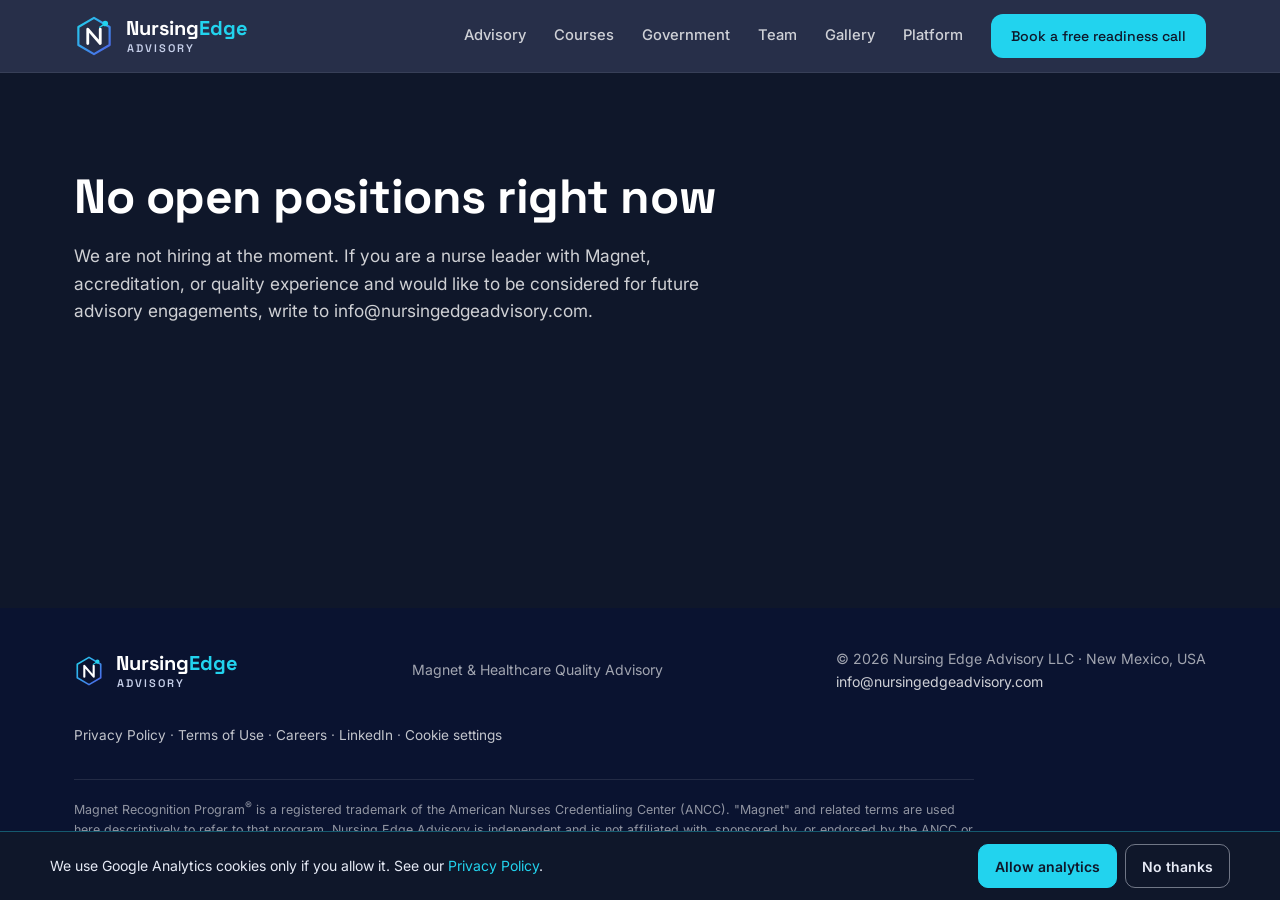
<file: careers.html>
<!DOCTYPE html>
<html lang="en">
<head>
<meta charset="UTF-8">
<meta name="viewport" content="width=device-width, initial-scale=1.0">
<title>Careers | Nursing Edge Advisory</title>
<meta name="description" content="Careers at Nursing Edge Advisory, a Magnet and healthcare quality advisory practice.">
<link rel="canonical" href="https://nursingedgeadvisory.com/careers.html">
<!-- Open Graph / Facebook / LinkedIn -->
<meta property="og:type" content="website">
<meta property="og:url" content="https://nursingedgeadvisory.com/careers.html">
<meta property="og:title" content="Nursing Edge Advisory | Careers">
<meta property="og:description" content="Careers at Nursing Edge Advisory, a Magnet and healthcare quality advisory practice.">
<meta property="og:image" content="https://nursingedgeadvisory.com/og-image.png">

<!-- Twitter -->
<meta name="twitter:card" content="summary_large_image">
<meta name="twitter:title" content="Nursing Edge Advisory | Careers">
<meta name="twitter:description" content="Careers at Nursing Edge Advisory, a Magnet and healthcare quality advisory practice.">
<meta name="twitter:image" content="https://nursingedgeadvisory.com/og-image.png">

<link rel="icon" type="image/png" sizes="32x32" href="/favicon-32.png">
<link rel="icon" type="image/png" sizes="16x16" href="/favicon-16.png">
<link rel="apple-touch-icon" sizes="180x180" href="/favicon-180.png">
<link rel="preconnect" href="https://fonts.googleapis.com">
<link rel="preconnect" href="https://fonts.gstatic.com" crossorigin>
<link href="https://fonts.googleapis.com/css2?family=Space+Grotesk:wght@400;500;600;700&family=Inter:wght@400;500;600;700&display=swap" rel="stylesheet">
<style>
:root{
  --navy-900:#0A1330; --navy-800:#101C45; --navy-700:#182658;
  --indigo:#4F5FE8; --indigo-deep:#4338CA; --teal:#22D3EE; --teal-soft:#2DD4BF;
  --white:#FFFFFF; --card:#F7F9FE; --ink:#16213E; --slate:#5A6789;
  --radius:18px; --display:'Space Grotesk',sans-serif; --body:'Inter',sans-serif;
}
*{margin:0;padding:0;box-sizing:border-box}
html{scroll-behavior:smooth}
body{font-family:var(--body);color:var(--ink);background:var(--white);line-height:1.6;font-size:16px}
img,svg{display:block}
a{text-decoration:none;color:inherit}
.container{max-width:1180px;margin:0 auto;padding:0 24px}
h1,h2,h3{font-family:var(--display);line-height:1.15;letter-spacing:-.01em}
.eyebrow{font-family:var(--display);font-size:.8rem;font-weight:600;letter-spacing:.18em;text-transform:uppercase;color:var(--teal-soft)}
.eyebrow.dark{color:var(--indigo-deep)}
:focus-visible{outline:3px solid var(--teal);outline-offset:3px;border-radius:6px}

header{position:sticky;top:0;z-index:50;background:rgba(10,19,48,.88);backdrop-filter:blur(12px);border-bottom:1px solid rgba(255,255,255,.08)}
.nav{display:flex;align-items:center;justify-content:space-between;gap:40px;height:72px}
.brand{display:flex;align-items:center;gap:12px;color:#fff}
.brand-name{font-family:var(--display);font-weight:700;font-size:1.25rem}
.brand-name span{color:var(--teal)}
.brand-lockup{display:flex;flex-direction:column;line-height:1}
.brand-lockup .brand-name{line-height:1.05}
.brand-sub{font-family:var(--display);font-size:11px;font-weight:600;letter-spacing:.18em;text-transform:uppercase;color:#C7D0EA;margin-top:4px;padding-left:1px}
.nav-links{display:flex;gap:28px;align-items:center}
.nav-links a{color:rgba(255,255,255,.78);font-size:.92rem;font-weight:500;white-space:nowrap;transition:color .2s}
.nav-links a:hover{color:var(--teal)}
.btn{display:inline-flex;align-items:center;justify-content:center;gap:8px;font-family:var(--display);font-weight:600;font-size:.95rem;padding:13px 26px;border-radius:12px;transition:transform .18s ease,box-shadow .18s ease;cursor:pointer;border:none}
.btn-primary{background:linear-gradient(120deg,var(--indigo) 0%,var(--indigo-deep) 100%);color:#fff;box-shadow:0 8px 24px rgba(79,95,232,.35)}
.btn-primary:hover{transform:translateY(-2px);box-shadow:0 12px 30px rgba(79,95,232,.45)}
.nav .btn{padding:10px 20px;font-size:.88rem;white-space:nowrap}
.nav-toggle{display:none;flex-direction:column;justify-content:center;gap:5px;background:none;border:none;cursor:pointer;padding:8px;z-index:60}
.nav-toggle span{width:22px;height:2px;background:#fff;border-radius:2px;transition:transform .25s ease,opacity .25s ease}
.nav-toggle.active span:nth-child(1){transform:translateY(7px) rotate(45deg)}
.nav-toggle.active span:nth-child(2){opacity:0}
.nav-toggle.active span:nth-child(3){transform:translateY(-7px) rotate(-45deg)}

.page-hero{background:linear-gradient(160deg,var(--navy-900) 0%,var(--navy-800) 100%);color:#fff;padding:80px 0 72px;position:relative;overflow:hidden}
.page-hero::before{content:"";position:absolute;inset:0;background:radial-gradient(600px 380px at 85% 20%,rgba(79,95,232,.28),transparent 62%)}
.page-hero .container{position:relative}
.page-hero h1{font-size:clamp(2rem,4vw,3rem);margin:16px 0 18px}
.page-hero p{color:rgba(255,255,255,.8);max-width:60ch;font-size:1.08rem}

section{padding:88px 0}
.section-head{max-width:640px;margin-bottom:56px}
.section-head h2{font-size:clamp(1.7rem,3vw,2.3rem);margin:14px 0 16px}
.section-head p{color:var(--slate);font-size:1.05rem}


.careers-sec{background:var(--card);border-top:1px solid #E7ECF7;border-bottom:1px solid #E7ECF7}
.culture-grid{display:grid;grid-template-columns:repeat(4,1fr);gap:20px}
.culture-card{background:#fff;border:1px solid #E7ECF7;border-radius:var(--radius);padding:24px 22px}
.culture-card .cic{width:38px;height:38px;border-radius:10px;background:rgba(79,95,232,.09);display:flex;align-items:center;justify-content:center;margin-bottom:14px}
.culture-card h3{font-size:.98rem;margin-bottom:8px;color:var(--navy-800)}
.culture-card p{font-size:.86rem;color:var(--slate)}
.role-card{background:linear-gradient(160deg,var(--navy-900),var(--navy-800));border-radius:20px;padding:36px 34px;color:#fff;display:grid;grid-template-columns:1fr auto;gap:24px;align-items:center;margin-bottom:24px}
.role-card .tags{display:flex;gap:8px;flex-wrap:wrap;margin-bottom:14px}
.role-card .tags span{font-family:var(--display);font-size:.7rem;font-weight:600;letter-spacing:.05em;text-transform:uppercase;background:rgba(34,211,238,.12);border:1px solid rgba(34,211,238,.3);color:var(--teal-soft);padding:4px 11px;border-radius:999px}
.role-card h3{font-size:1.35rem;margin-bottom:10px}
.role-card p{color:rgba(255,255,255,.78);font-size:.95rem;max-width:60ch;margin-bottom:14px}
.role-card ul{margin:0;padding-left:20px;color:rgba(255,255,255,.78);font-size:.9rem;display:grid;gap:6px}
.role-card .apply-col{text-align:center}
.process-grid{display:grid;grid-template-columns:repeat(3,1fr);gap:0}
.process-step{position:relative;padding:0 26px 0 30px;border-left:1px solid rgba(79,95,232,.25)}
.process-step::before{content:"";position:absolute;left:-7px;top:4px;width:13px;height:13px;border-radius:50%;background:var(--indigo-deep);box-shadow:0 0 0 5px rgba(79,95,232,.14)}
.process-step h3{font-family:var(--display);font-size:1rem;margin-bottom:8px;color:var(--navy-800)}
.process-step p{font-size:.88rem;color:var(--slate)}
.careers-foot{margin-top:36px;font-size:.92rem;color:var(--slate);text-align:center}
.careers-foot a{color:var(--indigo-deep);text-decoration:underline}
@media (max-width:960px){
  .culture-grid{grid-template-columns:repeat(2,1fr)}
  .role-card{grid-template-columns:1fr}
  .process-grid{grid-template-columns:1fr;gap:20px}
  .process-step{padding-left:26px}
}
@media (max-width:560px){.culture-grid{grid-template-columns:1fr}.role-card{padding:28px 24px}}
.join{background:linear-gradient(140deg,var(--navy-900) 0%,var(--indigo-deep) 120%);color:#fff;text-align:center}
.join h2{font-size:clamp(1.7rem,3vw,2.3rem);margin-bottom:16px}
.join p{color:rgba(255,255,255,.8);max-width:56ch;margin:0 auto 32px}

footer{background:var(--navy-900);color:rgba(255,255,255,.62);padding:40px 0;font-size:.88rem}
.foot{display:flex;justify-content:space-between;align-items:center;gap:20px;flex-wrap:wrap}
.foot-links{margin-top:20px;font-size:.85rem}
.foot-links a{color:rgba(255,255,255,.75)}
.foot-links a:hover{color:var(--teal)}
.trademark-note{margin-top:20px;padding-top:18px;border-top:1px solid rgba(255,255,255,.1);font-size:.78rem;line-height:1.6;color:rgba(255,255,255,.55);max-width:900px}

@media (max-width:600px){section{padding:64px 0}}

/* ---------- Mobile menu (switches at 1100px) ---------- */
@media (max-width:1100px){
  .nav-toggle{display:flex}
  .nav-links{
    position:fixed;top:72px;left:0;right:0;height:calc(100vh - 72px);z-index:60;
    background:#0A1330;
    flex-direction:column;align-items:flex-start;padding:28px 24px;gap:6px;
    overflow-y:auto;opacity:0;transform:translateY(-16px);pointer-events:none;visibility:hidden;
    transition:opacity .25s ease,transform .25s ease,visibility 0s linear .25s;
  }
  .nav-links.open{opacity:1;transform:translateY(0);pointer-events:auto;visibility:visible;transition:opacity .25s ease,transform .25s ease,visibility 0s linear 0s}
  .nav-links a{font-size:1.08rem;padding:10px 0;width:100%}
  .nav-links .btn{width:100%;justify-content:center;margin-top:14px}
}

/* ---------- Accessibility helpers ---------- */
.skip-link{position:absolute;left:16px;top:-100px;z-index:200;background:#fff;color:#16213E;font-family:var(--display);font-weight:600;font-size:.92rem;padding:10px 18px;border-radius:10px;box-shadow:0 8px 24px rgba(0,0,0,.25);text-decoration:none}
.skip-link:focus{top:12px}
.sr-only{position:absolute!important;width:1px;height:1px;padding:0;margin:-1px;overflow:hidden;clip:rect(0,0,0,0);white-space:nowrap;border:0}
/* Footer contact line */
.foot-copy a{color:rgba(255,255,255,.8);text-decoration:none}
.foot-copy a:hover{color:var(--teal)}
</style>
<link rel="stylesheet" href="/site.css">
</head>
<body>
<a class="skip-link" href="#main">Skip to content</a>

<svg width="0" height="0" style="position:absolute" aria-hidden="true">
  <defs>
    <linearGradient id="lgLogo" x1="0" y1="0" x2="1" y2="1">
      <stop offset="0" stop-color="#22D3EE"/><stop offset="1" stop-color="#4F5FE8"/>
    </linearGradient>
    <symbol id="ne-logo" viewBox="0 0 64 64">
      <path d="M32 3 L57 17.5 V46.5 L32 61 L7 46.5 V17.5 Z" fill="none" stroke="url(#lgLogo)" stroke-width="3.5" stroke-linejoin="round"/>
      <path d="M22 44 V21 L42 44 V21" fill="none" stroke="#FFFFFF" stroke-width="4.5" stroke-linecap="round" stroke-linejoin="round"/>
      <circle cx="50" cy="12" r="4.5" fill="#22D3EE"/>
      <line x1="46.5" y1="14.5" x2="41" y2="18" stroke="#22D3EE" stroke-width="2.2" stroke-linecap="round"/>
    </symbol>
  </defs>
</svg>

<header>
  <div class="container nav">
    <a class="brand" href="/" aria-label="Nursing Edge Advisory home">
      <svg width="40" height="40" role="img" aria-label="NursingEdge logo"><use href="#ne-logo"/></svg>
      <span class="brand-lockup"><span class="brand-name">Nursing<span>Edge</span></span><span class="brand-sub">Advisory</span></span>
    </a>
    <button class="nav-toggle" id="navToggle" aria-label="Toggle navigation menu" aria-expanded="false" aria-controls="mainNav">
      <span></span><span></span><span></span>
    </button>
    <nav class="nav-links" id="mainNav" aria-label="Main navigation">
      <a href="index.html#advisory">Advisory</a>
      <a href="/courses.html">Courses</a>
      <a href="/government.html">Government</a>
      <a href="/team.html">Team</a>
      <a href="/gallery.html">Gallery</a>
      <a href="https://platform.nursingedgeadvisory.com" target="_blank" rel="noopener" aria-label="Platform (opens in new tab)">Platform</a>
      <a class="btn btn-primary" href="/schedule.html">Book a free readiness call</a>
    </nav>
  </div>
</header>

<main id="main">

<div class="page-hero">
  <div class="container">
    <h1>No open positions right now</h1>
    <p>We are not hiring at the moment. If you are a nurse leader with Magnet, accreditation, or quality experience and would like to be considered for future advisory engagements, write to <a href="mailto:info@nursingedgeadvisory.com?subject=Future%20opportunities">info@nursingedgeadvisory.com</a>.</p>
  </div>
</div>

</main>

<footer>
  <div class="container">
    <div class="foot">
      <a class="brand" href="/">
        <svg width="30" height="30" aria-hidden="true" focusable="false"><use href="#ne-logo"/></svg>
        <span class="brand-lockup"><span class="brand-name">Nursing<span>Edge</span></span><span class="brand-sub">Advisory</span></span>
      </a>
      <div>Magnet &amp; Healthcare Quality Advisory</div>
      <div class="foot-copy">&copy; 2026 Nursing Edge Advisory LLC &middot; New Mexico, USA<br><a href="mailto:info@nursingedgeadvisory.com">info@nursingedgeadvisory.com</a></div>
    </div>
    <div class="foot-links"><a href="/privacy.html">Privacy Policy</a><span aria-hidden="true"> &middot; </span><a href="/terms.html">Terms of Use</a><span aria-hidden="true"> &middot; </span><a href="/careers.html">Careers</a><span aria-hidden="true"> &middot; </span><a href="https://www.linkedin.com/company/nursingedgeadvisory" rel="noopener">LinkedIn</a><span aria-hidden="true"> &middot; </span><a href="#" data-cookie-settings>Cookie settings</a></div>
    <p class="trademark-note">Magnet Recognition Program<sup>&reg;</sup> is a registered trademark of the American Nurses Credentialing Center (ANCC). &quot;Magnet&quot; and related terms are used here descriptively to refer to that program. Nursing Edge Advisory is independent and is not affiliated with, sponsored by, or endorsed by the ANCC or the American Nurses Association.</p>
  </div>
</footer>

<script>
(function(){
  var toggle = document.getElementById('navToggle');
  var nav = document.getElementById('mainNav');
  if(!toggle || !nav) return;
  function closeNav(){
    nav.classList.remove('open');
    toggle.classList.remove('active');
    toggle.setAttribute('aria-expanded','false');
  }
  toggle.addEventListener('click', function(){
    var isOpen = nav.classList.toggle('open');
    toggle.classList.toggle('active', isOpen);
    toggle.setAttribute('aria-expanded', String(isOpen));
  });
  nav.querySelectorAll('a').forEach(function(a){ a.addEventListener('click', closeNav); });
  nav.addEventListener('focusout', function(e){ if(nav.classList.contains('open') && e.relatedTarget && !nav.contains(e.relatedTarget) && e.relatedTarget !== toggle) closeNav(); });
  toggle.addEventListener('focusout', function(e){ if(nav.classList.contains('open') && e.relatedTarget && !nav.contains(e.relatedTarget)) closeNav(); });
  document.addEventListener('keydown', function(e){ if(e.key === 'Escape' && nav.classList.contains('open')){ closeNav(); toggle.focus(); } });
})();
</script>
<script src="/analytics.js" defer></script>
</body>
</html>
</file>
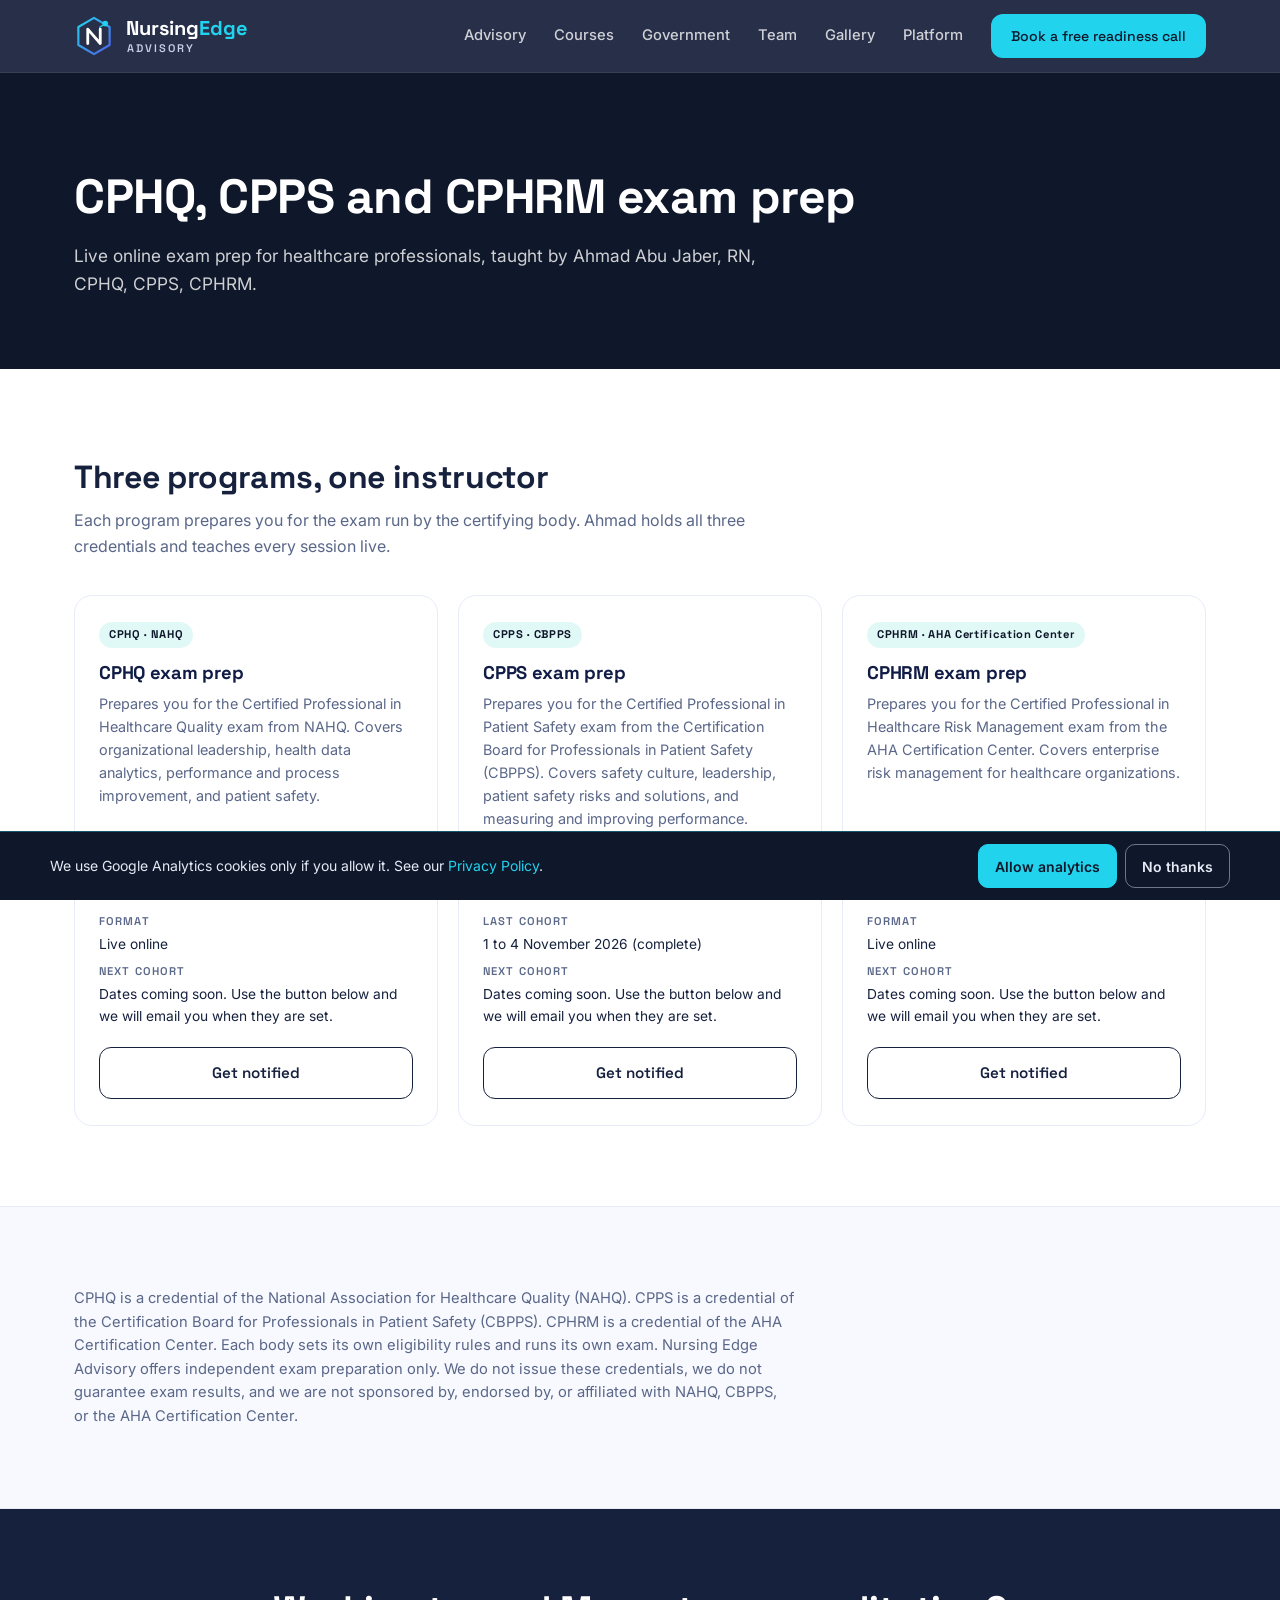
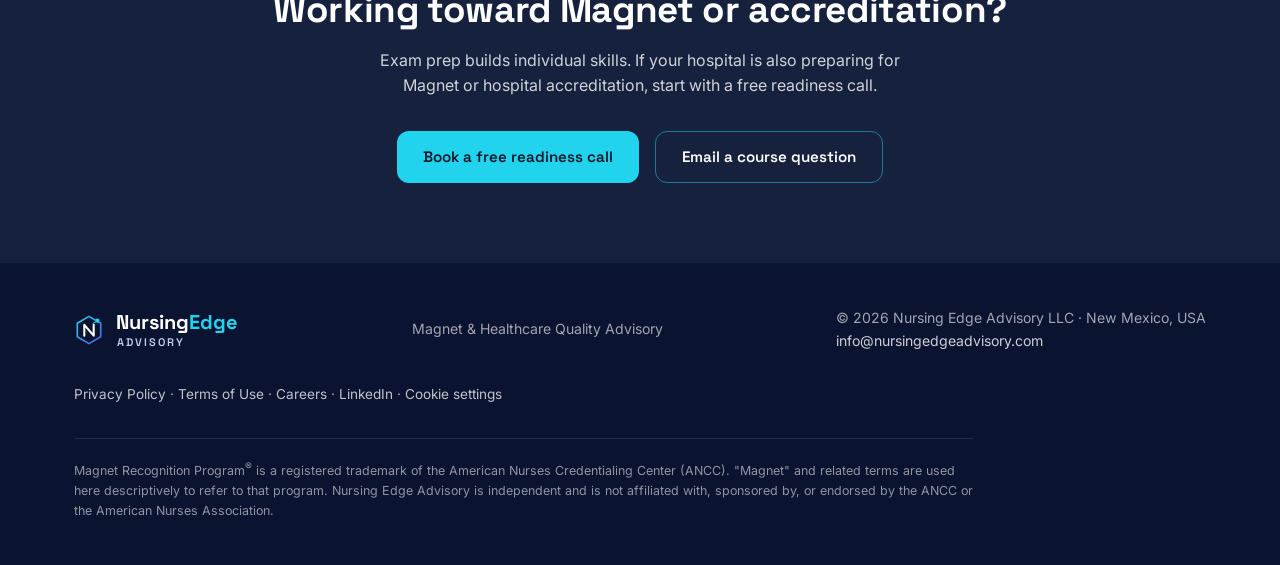
<file: courses.html>
<!DOCTYPE html>
<html lang="en">
<head>
<meta charset="UTF-8">
<meta name="viewport" content="width=device-width, initial-scale=1.0">
<title>CPHQ, CPPS and CPHRM Exam Prep, Live Online | Nursing Edge Advisory</title>
<meta name="description" content="Live online exam prep for CPHQ, CPPS and CPHRM, taught by Ahmad Abu Jaber, RN, CPHQ, CPPS, CPHRM. Get notified when the next cohort opens.">
<link rel="canonical" href="https://nursingedgeadvisory.com/courses.html">
<!-- Open Graph / Facebook / LinkedIn -->
<meta property="og:type" content="website">
<meta property="og:url" content="https://nursingedgeadvisory.com/courses.html">
<meta property="og:title" content="Nursing Edge Advisory | CPHQ, CPPS and CPHRM exam prep">
<meta property="og:description" content="Live online exam prep for CPHQ, CPPS and CPHRM, taught by Ahmad Abu Jaber, RN, CPHQ, CPPS, CPHRM. Get notified when the next cohort opens.">
<meta property="og:image" content="https://nursingedgeadvisory.com/og-image.png">

<!-- Twitter -->
<meta name="twitter:card" content="summary_large_image">
<meta name="twitter:title" content="Nursing Edge Advisory | CPHQ, CPPS and CPHRM exam prep">
<meta name="twitter:description" content="Live online exam prep for CPHQ, CPPS and CPHRM, taught by Ahmad Abu Jaber, RN, CPHQ, CPPS, CPHRM. Get notified when the next cohort opens.">
<meta name="twitter:image" content="https://nursingedgeadvisory.com/og-image.png">

<link rel="icon" type="image/png" sizes="32x32" href="/favicon-32.png">
<link rel="icon" type="image/png" sizes="16x16" href="/favicon-16.png">
<link rel="apple-touch-icon" sizes="180x180" href="/favicon-180.png">
<link rel="preconnect" href="https://fonts.googleapis.com">
<link rel="preconnect" href="https://fonts.gstatic.com" crossorigin>
<link href="https://fonts.googleapis.com/css2?family=Space+Grotesk:wght@400;500;600;700&family=Inter:wght@400;500;600;700&display=swap" rel="stylesheet">
<style>
:root{
  --navy-900:#0A1330; --navy-800:#101C45; --navy-700:#182658;
  --indigo:#4F5FE8; --indigo-deep:#4338CA; --teal:#22D3EE; --teal-soft:#2DD4BF;
  --white:#FFFFFF; --card:#F7F9FE; --ink:#16213E; --slate:#5A6789;
  --radius:18px; --display:'Space Grotesk',sans-serif; --body:'Inter',sans-serif;
}
*{margin:0;padding:0;box-sizing:border-box}
html{scroll-behavior:smooth}
body{font-family:var(--body);color:var(--ink);background:var(--white);line-height:1.6;font-size:16px}
img,svg{display:block}
a{text-decoration:none;color:inherit}
a:hover{color:var(--indigo-deep)}
.container{max-width:1180px;margin:0 auto;padding:0 24px}
h1,h2,h3{font-family:var(--display);line-height:1.15;letter-spacing:-.01em}
.eyebrow{font-family:var(--display);font-size:.8rem;font-weight:600;letter-spacing:.18em;text-transform:uppercase;color:var(--teal-soft)}
.eyebrow.dark{color:var(--indigo-deep)}
:focus-visible{outline:3px solid var(--teal);outline-offset:3px;border-radius:6px}

header{position:sticky;top:0;z-index:50;background:rgba(10,19,48,.88);backdrop-filter:blur(12px);border-bottom:1px solid rgba(255,255,255,.08)}
.nav{display:flex;align-items:center;justify-content:space-between;gap:40px;height:72px}
.brand{display:flex;align-items:center;gap:12px;color:#fff}
.brand-name{font-family:var(--display);font-weight:700;font-size:1.25rem}
.brand-name span{color:var(--teal)}
.brand-lockup{display:flex;flex-direction:column;line-height:1}
.brand-lockup .brand-name{line-height:1.05}
.brand-sub{font-family:var(--display);font-size:11px;font-weight:600;letter-spacing:.18em;text-transform:uppercase;color:#C7D0EA;margin-top:4px;padding-left:1px}
.nav-links{display:flex;gap:28px;align-items:center}
.nav-links a{color:rgba(255,255,255,.78);font-size:.92rem;font-weight:500;white-space:nowrap;transition:color .2s}
.nav-links a:hover{color:var(--teal)}
.btn{display:inline-flex;align-items:center;justify-content:center;gap:8px;font-family:var(--display);font-weight:600;font-size:.95rem;padding:13px 26px;border-radius:12px;transition:transform .18s ease,box-shadow .18s ease;cursor:pointer;border:none}
.btn-primary{background:linear-gradient(120deg,var(--indigo) 0%,var(--indigo-deep) 100%);color:#fff;box-shadow:0 8px 24px rgba(79,95,232,.35)}
.btn-primary:hover{transform:translateY(-2px);box-shadow:0 12px 30px rgba(79,95,232,.45);color:#fff}
.nav .btn{padding:10px 20px;font-size:.88rem;white-space:nowrap}
.nav-toggle{display:none;flex-direction:column;justify-content:center;gap:5px;background:none;border:none;cursor:pointer;padding:8px;z-index:60}
.nav-toggle span{width:22px;height:2px;background:#fff;border-radius:2px;transition:transform .25s ease,opacity .25s ease}
.nav-toggle.active span:nth-child(1){transform:translateY(7px) rotate(45deg)}
.nav-toggle.active span:nth-child(2){opacity:0}
.nav-toggle.active span:nth-child(3){transform:translateY(-7px) rotate(-45deg)}

.page-hero{background:linear-gradient(160deg,var(--navy-900) 0%,var(--navy-800) 100%);color:#fff;padding:80px 0 72px;position:relative;overflow:hidden}
.page-hero::before{content:"";position:absolute;inset:0;background:radial-gradient(600px 380px at 85% 20%,rgba(79,95,232,.28),transparent 62%)}
.page-hero .container{position:relative}
.page-hero h1{font-size:clamp(2rem,4vw,3rem);margin:16px 0 18px}
.page-hero p{color:rgba(255,255,255,.8);max-width:64ch;font-size:1.08rem}

section{padding:80px 0}
.section-head{max-width:680px;margin-bottom:12px}
.section-head h2{font-size:clamp(1.5rem,2.6vw,2rem);margin:10px 0 12px}
.section-head p{color:var(--slate);font-size:1rem}

.course-grid{display:grid;grid-template-columns:repeat(3,1fr);gap:20px}
.course-card{background:#fff;border:1px solid #E7ECF7;border-radius:var(--radius);padding:26px 24px;display:flex;flex-direction:column;transition:transform .2s ease,box-shadow .2s ease,border-color .2s ease}
.course-card:hover{transform:translateY(-4px);box-shadow:0 16px 36px rgba(16,28,69,.10);border-color:rgba(34,211,238,.5)}
.course-card .code{font-family:var(--display);font-size:.7rem;font-weight:700;letter-spacing:.06em;color:var(--indigo-deep);background:rgba(79,95,232,.09);padding:4px 10px;border-radius:999px;display:inline-block;width:fit-content;white-space:nowrap;margin-bottom:14px}
.course-card h3{font-size:1rem;margin-bottom:8px;color:var(--navy-800)}
.course-card p{font-size:.9rem;color:var(--slate);margin-bottom:16px;flex:1}
.course-card h3{font-size:1.15rem}
.course-card .body{font-size:.82rem;color:var(--slate);margin-bottom:6px}
.course-meta{list-style:none;padding:0;margin:auto 0 20px;display:grid;gap:8px;border-top:1px solid #E7ECF7;padding-top:16px}
.course-meta li{font-size:.86rem;color:var(--ink)}
.course-meta li span{display:block;font-family:var(--display);font-size:.7rem;font-weight:600;letter-spacing:.1em;text-transform:uppercase;color:var(--slate);margin-bottom:2px}
.course-card .btn{width:100%}
.btn-outline{background:#fff;color:#16213e;border:1.5px solid #16213e}
.btn-outline:hover{background:#16213e;color:#fff}


.notice-band{background:var(--card);border-top:1px solid #E7ECF7;border-bottom:1px solid #E7ECF7}
.notice-band p{color:var(--slate);font-size:.92rem;max-width:80ch}

.cta{background:linear-gradient(140deg,var(--navy-900) 0%,var(--indigo-deep) 120%);color:#fff;text-align:center}
.cta h2{font-size:clamp(1.7rem,3vw,2.3rem);margin-bottom:16px}
.cta p{color:rgba(255,255,255,.8);max-width:56ch;margin:0 auto 32px}
.cta .ctas{display:flex;gap:16px;justify-content:center;flex-wrap:wrap}
.btn-ghost{background:transparent;color:#fff;border:1.5px solid rgba(34,211,238,.5)}
.btn-ghost:hover{background:rgba(34,211,238,.1);border-color:var(--teal);color:#fff}

footer{background:var(--navy-900);color:rgba(255,255,255,.62);padding:44px 0;font-size:.88rem}
.foot{display:flex;justify-content:space-between;align-items:center;gap:20px;flex-wrap:wrap}
.foot-links{margin:20px 0 12px;font-size:.85rem}
.foot-links a{color:rgba(255,255,255,.75)}
.foot-links a:hover{color:var(--teal)}
.trademark-note{font-size:.78rem;line-height:1.6;color:rgba(255,255,255,.55);max-width:900px;margin-top:20px;padding-top:20px;border-top:1px solid rgba(255,255,255,.1)}

@media (max-width:960px){
  .course-grid{grid-template-columns:1fr;max-width:620px}
}
@media (max-width:600px){.course-grid{grid-template-columns:1fr}section{padding:64px 0}.page-hero{padding:56px 0 48px}}

/* ---------- Mobile menu (switches at 1100px) ---------- */
@media (max-width:1100px){
  .nav-toggle{display:flex}
  .nav-links{
    position:fixed;top:72px;left:0;right:0;height:calc(100vh - 72px);z-index:60;
    background:#0A1330;
    flex-direction:column;align-items:flex-start;padding:28px 24px;gap:6px;
    overflow-y:auto;opacity:0;transform:translateY(-16px);pointer-events:none;visibility:hidden;
    transition:opacity .25s ease,transform .25s ease,visibility 0s linear .25s;
  }
  .nav-links.open{opacity:1;transform:translateY(0);pointer-events:auto;visibility:visible;transition:opacity .25s ease,transform .25s ease,visibility 0s linear 0s}
  .nav-links a{font-size:1.08rem;padding:10px 0;width:100%}
  .nav-links .btn{width:100%;justify-content:center;margin-top:14px}
}

/* ---------- Accessibility helpers ---------- */
.skip-link{position:absolute;left:16px;top:-100px;z-index:200;background:#fff;color:#16213E;font-family:var(--display);font-weight:600;font-size:.92rem;padding:10px 18px;border-radius:10px;box-shadow:0 8px 24px rgba(0,0,0,.25);text-decoration:none}
.skip-link:focus{top:12px}
.sr-only{position:absolute!important;width:1px;height:1px;padding:0;margin:-1px;overflow:hidden;clip:rect(0,0,0,0);white-space:nowrap;border:0}
/* Footer contact line */
.foot-copy a{color:rgba(255,255,255,.8);text-decoration:none}
.foot-copy a:hover{color:var(--teal)}
</style>
<link rel="stylesheet" href="/site.css">
</head>
<body>
<a class="skip-link" href="#main">Skip to content</a>

<svg width="0" height="0" style="position:absolute" aria-hidden="true">
  <defs>
    <linearGradient id="lgLogo" x1="0" y1="0" x2="1" y2="1">
      <stop offset="0" stop-color="#22D3EE"/><stop offset="1" stop-color="#4F5FE8"/>
    </linearGradient>
    <symbol id="ne-logo" viewBox="0 0 64 64">
      <path d="M32 3 L57 17.5 V46.5 L32 61 L7 46.5 V17.5 Z" fill="none" stroke="url(#lgLogo)" stroke-width="3.5" stroke-linejoin="round"/>
      <path d="M22 44 V21 L42 44 V21" fill="none" stroke="#FFFFFF" stroke-width="4.5" stroke-linecap="round" stroke-linejoin="round"/>
      <circle cx="50" cy="12" r="4.5" fill="#22D3EE"/>
      <line x1="46.5" y1="14.5" x2="41" y2="18" stroke="#22D3EE" stroke-width="2.2" stroke-linecap="round"/>
    </symbol>
  </defs>
</svg>

<header>
  <div class="container nav">
    <a class="brand" href="/" aria-label="Nursing Edge Advisory home">
      <svg width="40" height="40" role="img" aria-label="NursingEdge logo"><use href="#ne-logo"/></svg>
      <span class="brand-lockup"><span class="brand-name">Nursing<span>Edge</span></span><span class="brand-sub">Advisory</span></span>
    </a>
    <button class="nav-toggle" id="navToggle" aria-label="Toggle navigation menu" aria-expanded="false" aria-controls="mainNav">
      <span></span><span></span><span></span>
    </button>
    <nav class="nav-links" id="mainNav" aria-label="Main navigation">
      <a href="index.html#advisory">Advisory</a>
      <a href="/courses.html">Courses</a>
      <a href="/government.html">Government</a>
      <a href="/team.html">Team</a>
      <a href="/gallery.html">Gallery</a>
      <a href="https://platform.nursingedgeadvisory.com" target="_blank" rel="noopener" aria-label="Platform (opens in new tab)">Platform</a>
      <a class="btn btn-primary" href="/schedule.html">Book a free readiness call</a>
    </nav>
  </div>
</header>

<main id="main">

<div class="page-hero">
  <div class="container">
    <h1>CPHQ, CPPS and CPHRM exam prep</h1>
    <p>Live online exam prep for healthcare professionals, taught by Ahmad Abu Jaber, RN, CPHQ, CPPS, CPHRM.</p>
  </div>
</div>

<section aria-labelledby="programs-title">
  <div class="container">
    <div class="section-head" style="margin-bottom:36px">
      <h2 id="programs-title">Three programs, one instructor</h2>
      <p>Each program prepares you for the exam run by the certifying body. Ahmad holds all three credentials and teaches every session live.</p>
    </div>
    <div class="course-grid">

      <article class="course-card" id="cphq" aria-labelledby="cphq-title">
        <span class="code">CPHQ &middot; NAHQ</span>
        <h3 id="cphq-title">CPHQ exam prep</h3>
        <p>Prepares you for the Certified Professional in Healthcare Quality exam from NAHQ. Covers organizational leadership, health data analytics, performance and process improvement, and patient safety.</p>
        <ul class="course-meta">
          <li><span>Format</span>Live online</li>
          <li><span>Next cohort</span>Dates coming soon. Use the button below and we will email you when they are set.</li>
        </ul>
        <a class="btn btn-outline" href="mailto:info@nursingedgeadvisory.com?subject=CPHQ%20exam%20prep%3A%20notify%20me%20about%20the%20next%20cohort" aria-label="Get notified by email about the next CPHQ exam prep cohort">Get notified</a>
      </article>

      <article class="course-card" id="cpps" aria-labelledby="cpps-title">
        <span class="code">CPPS &middot; CBPPS</span>
        <h3 id="cpps-title">CPPS exam prep</h3>
        <p>Prepares you for the Certified Professional in Patient Safety exam from the Certification Board for Professionals in Patient Safety (CBPPS). Covers safety culture, leadership, patient safety risks and solutions, and measuring and improving performance.</p>
        <ul class="course-meta">
          <li><span>Format</span>Live online</li>
          <li><span>Last cohort</span>1 to 4 November 2026 (complete)</li>
          <li><span>Next cohort</span>Dates coming soon. Use the button below and we will email you when they are set.</li>
        </ul>
        <a class="btn btn-outline" href="mailto:info@nursingedgeadvisory.com?subject=CPPS%20exam%20prep%3A%20notify%20me%20about%20the%20next%20cohort" aria-label="Get notified by email about the next CPPS exam prep cohort">Get notified</a>
      </article>

      <article class="course-card" id="cphrm" aria-labelledby="cphrm-title">
        <span class="code">CPHRM &middot; AHA Certification Center</span>
        <h3 id="cphrm-title">CPHRM exam prep</h3>
        <p>Prepares you for the Certified Professional in Healthcare Risk Management exam from the AHA Certification Center. Covers enterprise risk management for healthcare organizations.</p>
        <ul class="course-meta">
          <li><span>Format</span>Live online</li>
          <li><span>Next cohort</span>Dates coming soon. Use the button below and we will email you when they are set.</li>
        </ul>
        <a class="btn btn-outline" href="mailto:info@nursingedgeadvisory.com?subject=CPHRM%20exam%20prep%3A%20notify%20me%20about%20the%20next%20cohort" aria-label="Get notified by email about the next CPHRM exam prep cohort">Get notified</a>
      </article>

    </div>
  </div>
</section>

<section class="notice-band" aria-label="Certification disclaimer">
  <div class="container">
    <p>CPHQ is a credential of the National Association for Healthcare Quality (NAHQ). CPPS is a credential of the Certification Board for Professionals in Patient Safety (CBPPS). CPHRM is a credential of the AHA Certification Center. Each body sets its own eligibility rules and runs its own exam. Nursing Edge Advisory offers independent exam preparation only. We do not issue these credentials, we do not guarantee exam results, and we are not sponsored by, endorsed by, or affiliated with NAHQ, CBPPS, or the AHA Certification Center.</p>
  </div>
</section>

<section class="cta">
  <div class="container">
    <h2>Working toward Magnet or accreditation?</h2>
    <p>Exam prep builds individual skills. If your hospital is also preparing for Magnet or hospital accreditation, start with a free readiness call.</p>
    <div class="ctas">
      <a class="btn btn-primary" href="/schedule.html">Book a free readiness call</a>
      <a class="btn btn-ghost" href="mailto:info@nursingedgeadvisory.com?subject=Exam%20prep%20question">Email a course question</a>
    </div>
  </div>
</section>

</main>

<footer>
  <div class="container">
    <div class="foot">
      <a class="brand" href="/">
        <svg width="30" height="30" aria-hidden="true" focusable="false"><use href="#ne-logo"/></svg>
        <span class="brand-lockup"><span class="brand-name">Nursing<span>Edge</span></span><span class="brand-sub">Advisory</span></span>
      </a>
      <div>Magnet &amp; Healthcare Quality Advisory</div>
      <div class="foot-copy">&copy; 2026 Nursing Edge Advisory LLC &middot; New Mexico, USA<br><a href="mailto:info@nursingedgeadvisory.com">info@nursingedgeadvisory.com</a></div>
    </div>
    <div class="foot-links"><a href="/privacy.html">Privacy Policy</a><span aria-hidden="true"> · </span><a href="/terms.html">Terms of Use</a><span aria-hidden="true"> &middot; </span><a href="/careers.html">Careers</a><span aria-hidden="true"> &middot; </span><a href="https://www.linkedin.com/company/nursingedgeadvisory" rel="noopener">LinkedIn</a><span aria-hidden="true"> &middot; </span><a href="#" data-cookie-settings>Cookie settings</a></div>
    <p class="trademark-note">Magnet Recognition Program<sup>&reg;</sup> is a registered trademark of the American Nurses Credentialing Center (ANCC). &quot;Magnet&quot; and related terms are used here descriptively to refer to that program. Nursing Edge Advisory is independent and is not affiliated with, sponsored by, or endorsed by the ANCC or the American Nurses Association.</p>
  </div>
</footer>

<script>
(function(){
  var toggle = document.getElementById('navToggle');
  var nav = document.getElementById('mainNav');
  if(!toggle || !nav) return;
  function closeNav(){
    nav.classList.remove('open');
    toggle.classList.remove('active');
    toggle.setAttribute('aria-expanded','false');
  }
  toggle.addEventListener('click', function(){
    var isOpen = nav.classList.toggle('open');
    toggle.classList.toggle('active', isOpen);
    toggle.setAttribute('aria-expanded', String(isOpen));
  });
  nav.querySelectorAll('a').forEach(function(a){ a.addEventListener('click', closeNav); });
  nav.addEventListener('focusout', function(e){ if(nav.classList.contains('open') && e.relatedTarget && !nav.contains(e.relatedTarget) && e.relatedTarget !== toggle) closeNav(); });
  toggle.addEventListener('focusout', function(e){ if(nav.classList.contains('open') && e.relatedTarget && !nav.contains(e.relatedTarget)) closeNav(); });
  document.addEventListener('keydown', function(e){ if(e.key === 'Escape' && nav.classList.contains('open')){ closeNav(); toggle.focus(); } });
})();
</script>
<script src="/analytics.js" defer></script>
</body>
</html>
</file>
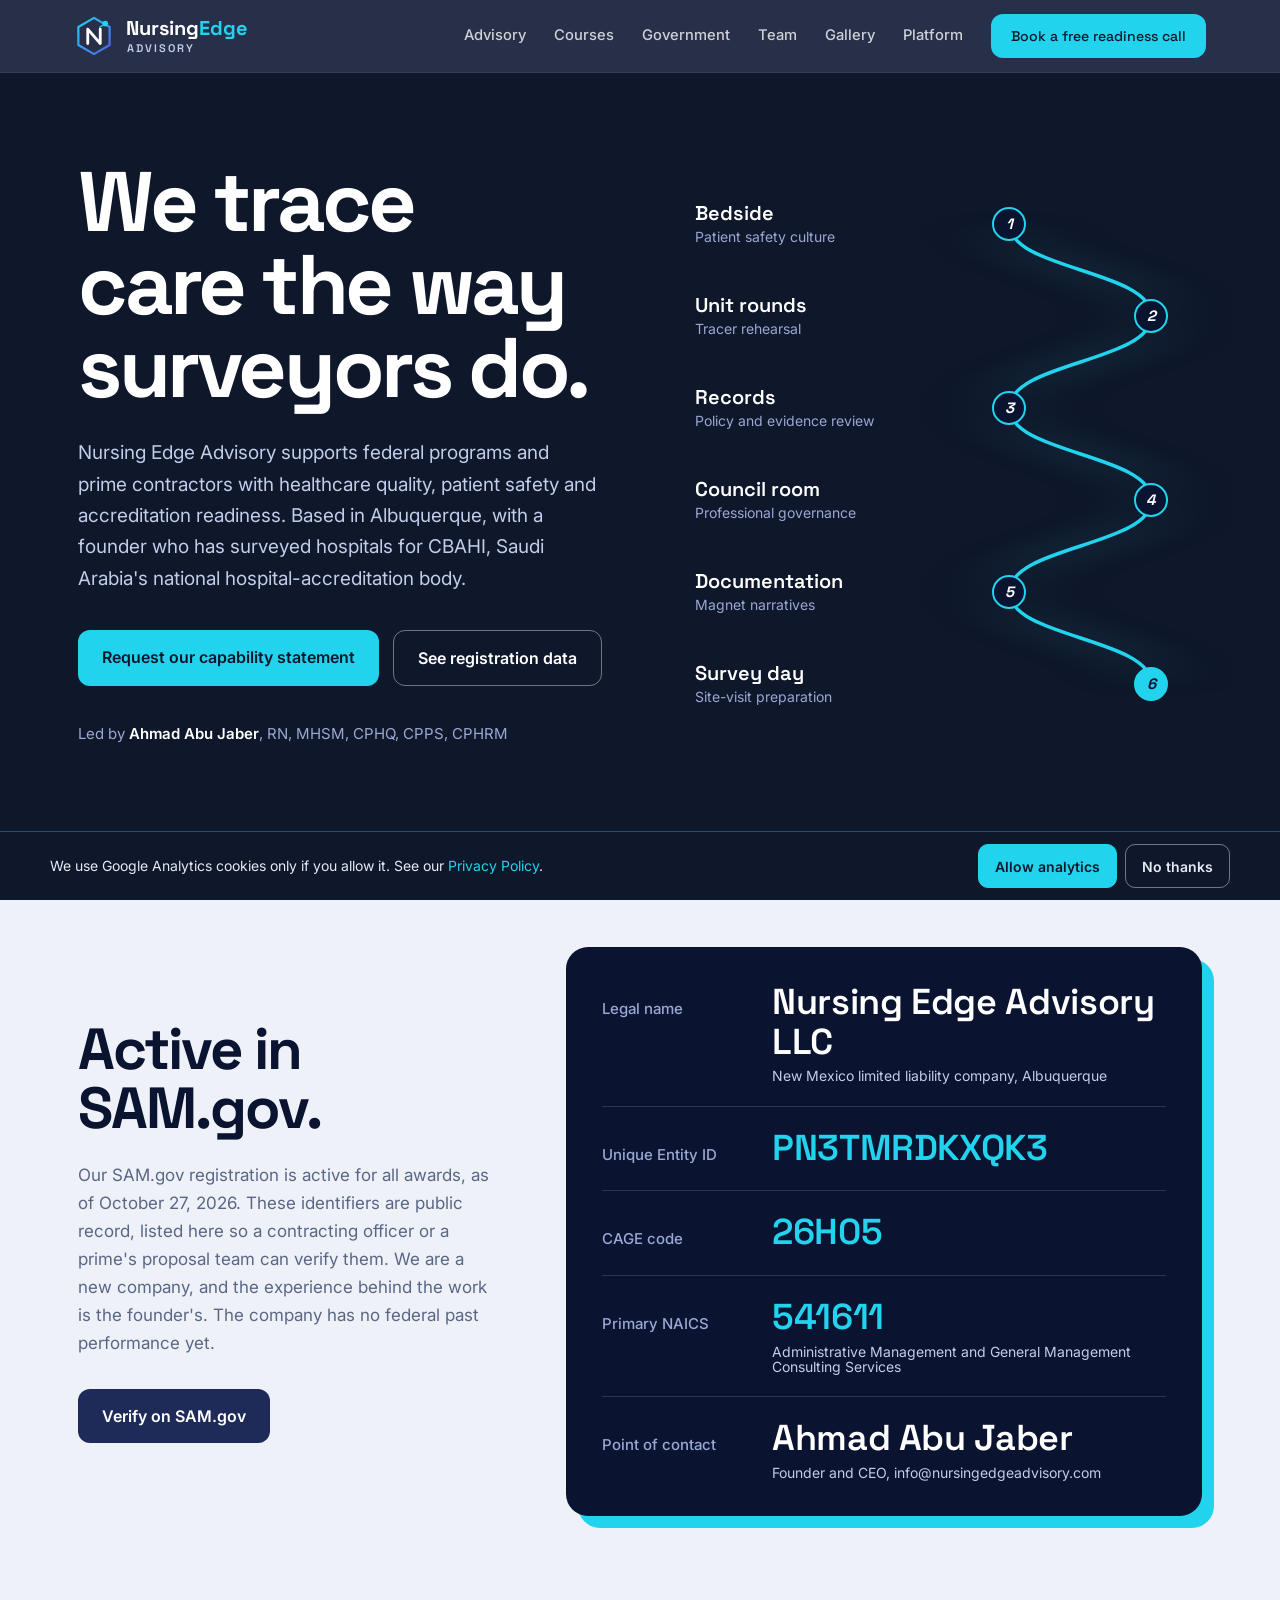
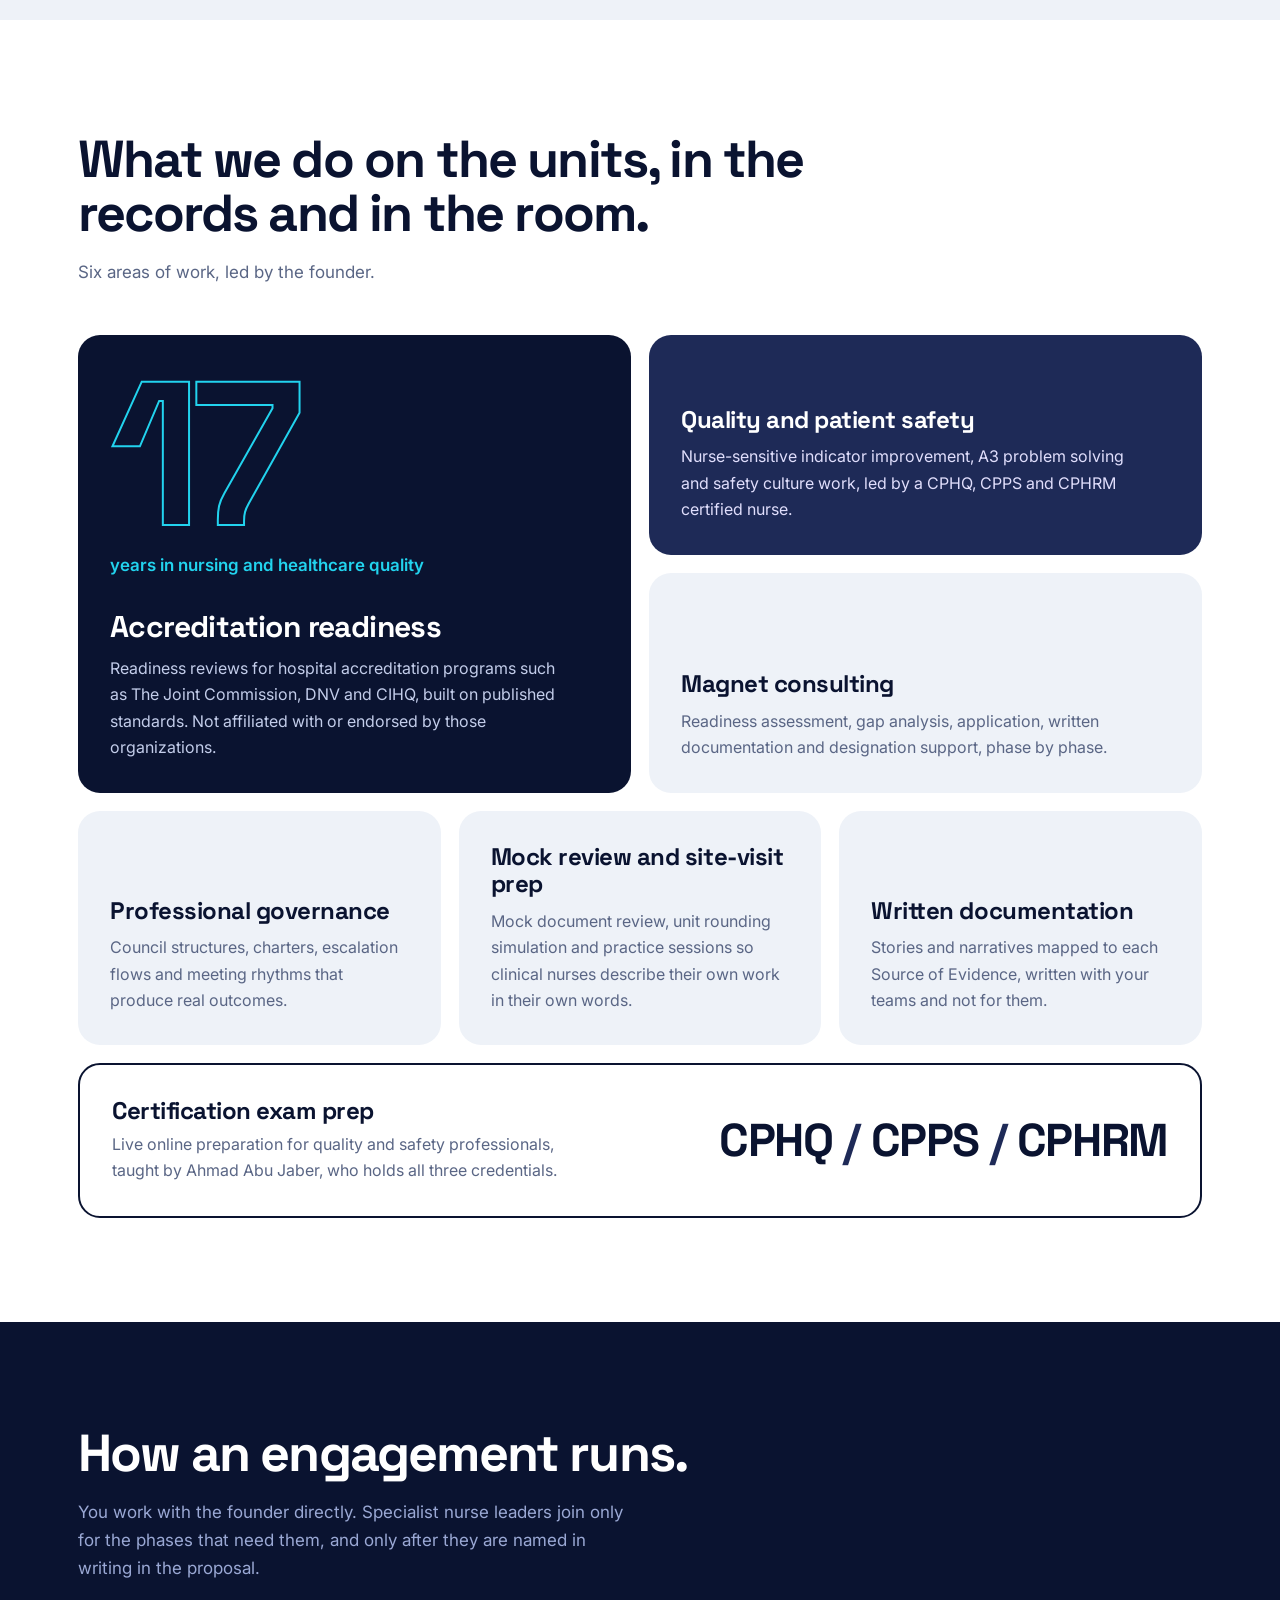
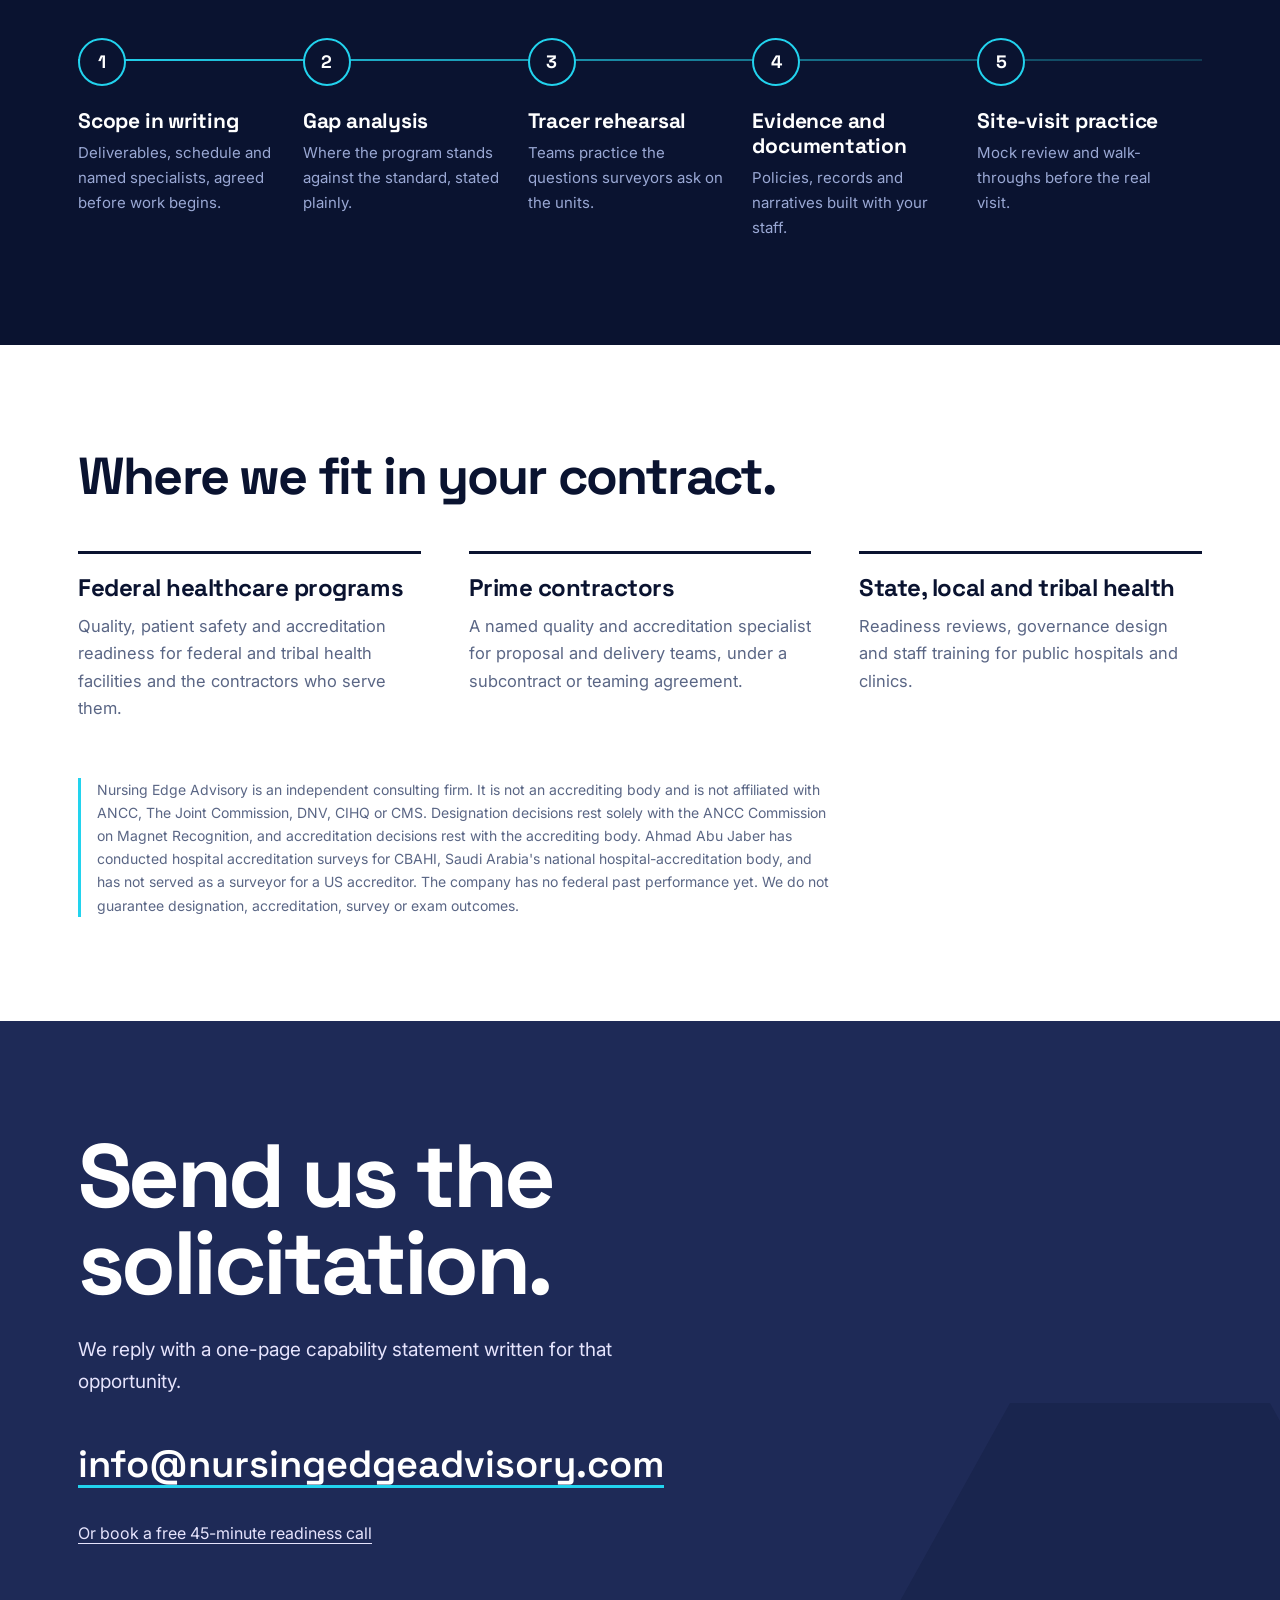
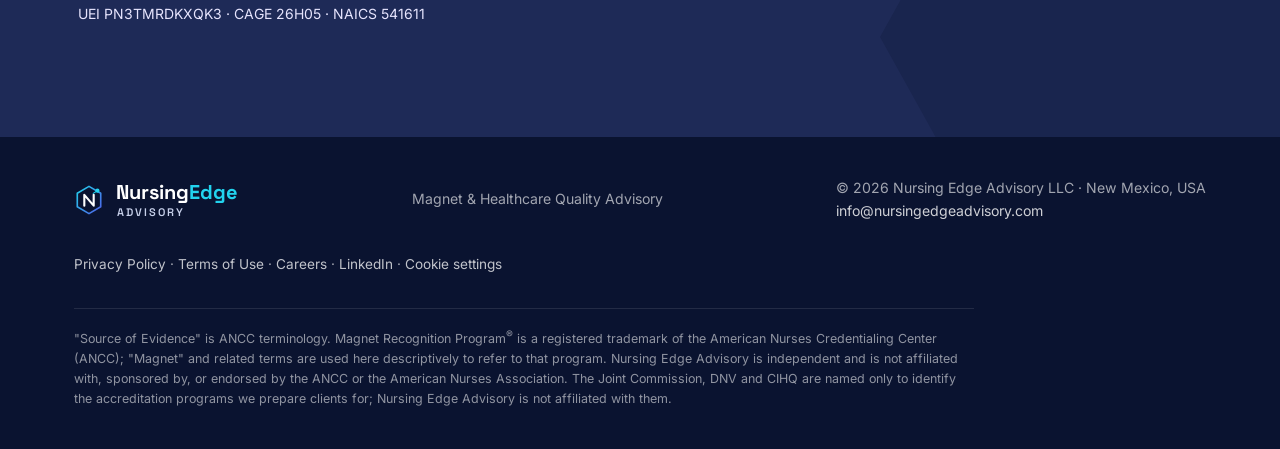
<file: government.html>
<!DOCTYPE html>
<html lang="en">
<head>
<meta charset="UTF-8">
<meta name="viewport" content="width=device-width, initial-scale=1.0">
<title>Government and Public Sector Healthcare Quality | Nursing Edge Advisory</title>
<meta name="description" content="Albuquerque healthcare quality and accreditation readiness consulting. Active in SAM.gov. Serving agencies and prime contractors.">
<link rel="canonical" href="https://nursingedgeadvisory.com/government.html">
<!-- Open Graph / Facebook / LinkedIn -->
<meta property="og:type" content="website">
<meta property="og:url" content="https://nursingedgeadvisory.com/government.html">
<meta property="og:title" content="Nursing Edge Advisory | Government and public sector">
<meta property="og:description" content="Albuquerque healthcare quality and accreditation readiness consulting. Active in SAM.gov. Serving agencies and prime contractors.">
<meta property="og:image" content="https://nursingedgeadvisory.com/og-image.png">

<!-- Twitter -->
<meta name="twitter:card" content="summary_large_image">
<meta name="twitter:title" content="Nursing Edge Advisory | Government and public sector">
<meta name="twitter:description" content="Albuquerque healthcare quality and accreditation readiness consulting. Active in SAM.gov. Serving agencies and prime contractors.">
<meta name="twitter:image" content="https://nursingedgeadvisory.com/og-image.png">

<link rel="icon" type="image/png" sizes="32x32" href="/favicon-32.png">
<link rel="icon" type="image/png" sizes="16x16" href="/favicon-16.png">
<link rel="apple-touch-icon" sizes="180x180" href="/favicon-180.png">
<link rel="preconnect" href="https://fonts.googleapis.com">
<link rel="preconnect" href="https://fonts.gstatic.com" crossorigin>
<link href="https://fonts.googleapis.com/css2?family=Space+Grotesk:wght@400;500;600;700&family=Inter:wght@400;500;600;700&display=swap" rel="stylesheet">
<style>
:root{
  --navy-900:#0A1330; --navy-800:#101C45; --navy-700:#182658;
  --indigo:#4F5FE8; --indigo-deep:#4338CA; --teal:#22D3EE; --teal-soft:#2DD4BF;
  --white:#FFFFFF; --card:#F7F9FE; --ink:#16213E; --slate:#5A6789;
  --radius:18px; --display:'Space Grotesk',sans-serif; --body:'Inter',sans-serif;
}
*{margin:0;padding:0;box-sizing:border-box}
html{scroll-behavior:smooth}
body{font-family:var(--body);color:var(--ink);background:var(--white);line-height:1.6;font-size:16px}
img,svg{display:block}
a{text-decoration:none;color:inherit}
.container{max-width:1180px;margin:0 auto;padding:0 24px}
h1,h2,h3{font-family:var(--display);line-height:1.15;letter-spacing:-.01em}
.eyebrow{font-family:var(--display);font-size:.8rem;font-weight:600;letter-spacing:.18em;text-transform:uppercase;color:var(--teal-soft)}
.eyebrow.dark{color:var(--indigo-deep)}
:focus-visible{outline:3px solid var(--teal);outline-offset:3px;border-radius:6px}

header{position:sticky;top:0;z-index:50;background:rgba(10,19,48,.88);backdrop-filter:blur(12px);border-bottom:1px solid rgba(255,255,255,.08)}
.nav{display:flex;align-items:center;justify-content:space-between;gap:40px;height:72px}
.brand{display:flex;align-items:center;gap:12px;color:#fff}
.brand-name{font-family:var(--display);font-weight:700;font-size:1.25rem}
.brand-name span{color:var(--teal)}
.brand-lockup{display:flex;flex-direction:column;line-height:1}
.brand-lockup .brand-name{line-height:1.05}
.brand-sub{font-family:var(--display);font-size:11px;font-weight:600;letter-spacing:.18em;text-transform:uppercase;color:#C7D0EA;margin-top:4px;padding-left:1px}
.nav-links{display:flex;gap:28px;align-items:center}
.nav-links a{color:rgba(255,255,255,.78);font-size:.92rem;font-weight:500;white-space:nowrap;transition:color .2s}
.nav-links a:hover{color:var(--teal)}
.btn{display:inline-flex;align-items:center;justify-content:center;gap:8px;font-family:var(--display);font-weight:600;font-size:.95rem;padding:13px 26px;border-radius:12px;transition:transform .18s ease,box-shadow .18s ease;cursor:pointer;border:none}
.btn-primary{background:linear-gradient(120deg,var(--indigo) 0%,var(--indigo-deep) 100%);color:#fff;box-shadow:0 8px 24px rgba(79,95,232,.35)}
.btn-primary:hover{transform:translateY(-2px);box-shadow:0 12px 30px rgba(79,95,232,.45)}
.nav .btn{padding:10px 20px;font-size:.88rem;white-space:nowrap}
.nav-toggle{display:none;flex-direction:column;justify-content:center;gap:5px;background:none;border:none;cursor:pointer;padding:8px;z-index:60}
.nav-toggle span{width:22px;height:2px;background:#fff;border-radius:2px;transition:transform .25s ease,opacity .25s ease}
.nav-toggle.active span:nth-child(1){transform:translateY(7px) rotate(45deg)}
.nav-toggle.active span:nth-child(2){opacity:0}
.nav-toggle.active span:nth-child(3){transform:translateY(-7px) rotate(-45deg)}

.page-hero{background:linear-gradient(160deg,var(--navy-900) 0%,var(--navy-800) 100%);color:#fff;padding:80px 0 72px;position:relative;overflow:hidden}
.page-hero::before{content:"";position:absolute;inset:0;background:radial-gradient(600px 380px at 85% 20%,rgba(79,95,232,.28),transparent 62%)}
.page-hero .container{position:relative}
.page-hero h1{font-size:clamp(2rem,4vw,3rem);margin:16px 0 18px}
.page-hero p{color:rgba(255,255,255,.8);max-width:60ch;font-size:1.08rem}

section{padding:88px 0}
.section-head{max-width:640px;margin-bottom:56px}
.section-head h2{font-size:clamp(1.7rem,3vw,2.3rem);margin:14px 0 16px}
.section-head p{color:var(--slate);font-size:1.05rem}


.founder-block{display:grid;grid-template-columns:280px 1fr;gap:48px;align-items:start;background:#fff;border:1px solid #E7ECF7;border-radius:24px;padding:36px;box-shadow:0 20px 50px rgba(16,28,69,.06)}
.founder-block img{width:280px;height:auto;aspect-ratio:4/5;object-fit:cover;border-radius:18px;border:2px solid rgba(34,211,238,.4)}
.founder-block h3{font-size:1.6rem;margin-bottom:4px}
.founder-block .role{color:var(--indigo-deep);font-size:.95rem;font-weight:600;margin-bottom:16px}
.founder-block p{color:var(--slate);font-size:1rem;margin-bottom:12px}
.founder-block .creds{display:flex;flex-wrap:wrap;gap:6px;margin-top:16px}
.founder-block .cred{font-family:var(--display);font-size:.72rem;font-weight:600;letter-spacing:.05em;background:rgba(79,95,232,.09);color:var(--indigo-deep);padding:4px 10px;border-radius:999px}
.staff-note{background:var(--card);border:1px solid #E7ECF7;border-radius:var(--radius);padding:32px 34px;max-width:820px}
.staff-note h2{font-size:clamp(1.4rem,2.4vw,1.8rem);margin:12px 0 12px}
.staff-note p{color:var(--slate);font-size:1.02rem;margin-bottom:10px}
@media (max-width:760px){.founder-block{grid-template-columns:1fr;gap:28px;padding:26px 22px}.founder-block img{width:100%;max-width:280px}}
.join{background:linear-gradient(140deg,var(--navy-900) 0%,var(--indigo-deep) 120%);color:#fff;text-align:center}
.join h2{font-size:clamp(1.7rem,3vw,2.3rem);margin-bottom:16px}
.join p{color:rgba(255,255,255,.8);max-width:56ch;margin:0 auto 32px}

footer{background:var(--navy-900);color:rgba(255,255,255,.62);padding:40px 0;font-size:.88rem}
.foot{display:flex;justify-content:space-between;align-items:center;gap:20px;flex-wrap:wrap}
.foot-links{margin-top:20px;font-size:.85rem}
.foot-links a{color:rgba(255,255,255,.75)}
.foot-links a:hover{color:var(--teal)}
.trademark-note{margin-top:20px;padding-top:18px;border-top:1px solid rgba(255,255,255,.1);font-size:.78rem;line-height:1.6;color:rgba(255,255,255,.55);max-width:900px}

@media (max-width:600px){section{padding:64px 0}}

/* ---------- Mobile menu (switches at 1100px) ---------- */
@media (max-width:1100px){
  .nav-toggle{display:flex}
  .nav-links{
    position:fixed;top:72px;left:0;right:0;height:calc(100vh - 72px);z-index:60;
    background:#0A1330;
    flex-direction:column;align-items:flex-start;padding:28px 24px;gap:6px;
    overflow-y:auto;opacity:0;transform:translateY(-16px);pointer-events:none;visibility:hidden;
    transition:opacity .25s ease,transform .25s ease,visibility 0s linear .25s;
  }
  .nav-links.open{opacity:1;transform:translateY(0);pointer-events:auto;visibility:visible;transition:opacity .25s ease,transform .25s ease,visibility 0s linear 0s}
  .nav-links a{font-size:1.08rem;padding:10px 0;width:100%}
  .nav-links .btn{width:100%;justify-content:center;margin-top:14px}
}

/* ---------- Accessibility helpers ---------- */
.skip-link{position:absolute;left:16px;top:-100px;z-index:200;background:#fff;color:#16213E;font-family:var(--display);font-weight:600;font-size:.92rem;padding:10px 18px;border-radius:10px;box-shadow:0 8px 24px rgba(0,0,0,.25);text-decoration:none}
.skip-link:focus{top:12px}
.sr-only{position:absolute!important;width:1px;height:1px;padding:0;margin:-1px;overflow:hidden;clip:rect(0,0,0,0);white-space:nowrap;border:0}
/* Footer contact line */
.foot-copy a{color:rgba(255,255,255,.8);text-decoration:none}
.foot-copy a:hover{color:var(--teal)}
</style>
<style>
.gov{
  --g-ink:#0a1330;
  --g-ink-2:#121e4a;
  --g-paper:#eef2f8;
  --g-white:#ffffff;
  --g-teal:#26d0d8;
  --g-indigo:#4b43e6;
  --g-indigo-deep:#3a33c4;
  --g-body:#2a3556;
  --g-quiet:#5a6685;
  --g-rule:#d5ddec;
font-family:Inter,sans-serif;color:var(--g-body);line-height:1.65;font-size:17px;-webkit-font-smoothing:antialiased}
.gov h1,.gov h2,.gov h3{font-family:"Space Grotesk",sans-serif;color:var(--g-ink);margin:0;letter-spacing:inherit}
.gov .registered :focus-visible{outline-color:#0b3d4a}
.gov .registered{scroll-margin-top:80px}
@media (prefers-reduced-motion:reduce){html{scroll-behavior:auto}}
.gov :focus-visible{outline:3px solid var(--g-teal);outline-offset:3px;border-radius:6px}
.gov *{box-sizing:border-box}
.gov a{color:inherit;text-decoration:none}
.gov .gw{max-width:1180px;margin:0 auto;padding:0 28px}
.gov .gbtn{display:inline-block;background:var(--g-indigo);color:#fff;text-decoration:none;font-weight:600;font-size:16px;padding:14px 24px;border-radius:12px;transition:background .15s,transform .15s}
.gov .gbtn:hover{background:var(--g-indigo-deep);transform:translateY(-1px)}
.gov .gbtn.line{background:transparent;border:1.5px solid rgba(255,255,255,.4)}
.gov .gbtn.line:hover{background:rgba(255,255,255,.08)}
.gov /* hero */
.ghero{position:relative;overflow:hidden;color:#fff;background:
  radial-gradient(900px 520px at 85% 10%,rgba(75,67,230,.55),transparent 65%),
  radial-gradient(600px 400px at 0% 100%,rgba(38,208,216,.16),transparent 70%),
  var(--g-ink);
  padding:88px 0 96px}
.gov .ghero::before{content:"";position:absolute;inset:0;opacity:.9;pointer-events:none;
  background-image:url("data:image/svg+xml,%3Csvg xmlns='http://www.w3.org/2000/svg' width='56' height='100' viewBox='0 0 56 100'%3E%3Cpath d='M28 66L0 50L0 16L28 0L56 16L56 50L28 66L28 100' fill='none' stroke='%23ffffff' stroke-opacity='.055'/%3E%3Cpath d='M28 0L28 34L0 50M28 34L56 50' fill='none' stroke='%23ffffff' stroke-opacity='.055'/%3E%3C/svg%3E");
  -webkit-mask-image:linear-gradient(90deg,transparent 0%,#000 45%);mask-image:linear-gradient(90deg,transparent 0%,#000 45%)}
.gov .ghero .gw{position:relative;display:grid;grid-template-columns:1.05fr .95fr;gap:56px;align-items:center}
.gov .ghero h1{text-wrap:balance;color:#fff;font-weight:700;font-size:clamp(46px,6.6vw,88px);line-height:.98;letter-spacing:-.04em}
.gov .ghero .gsub{margin:28px 0 36px;max-width:520px;font-size:19px;color:#c3cdea}
.gov .ghero .gactions{display:flex;flex-wrap:wrap;gap:14px}
.gov .ghero .lead-by{margin-top:36px;font-size:15px;color:#9aa8d4}
.gov .ghero .lead-by b{color:#fff;font-weight:600}
.gov /* tracer */
.tracer{position:relative;--g-row:92px}
.gov .tracer .rows{margin:0;padding:0;list-style:none;position:relative}
.gov .tracer svg{position:absolute;inset:0;width:100%;height:100%;overflow:visible}
.gov .tracer .ghost{fill:none;stroke:rgba(255,255,255,.12);stroke-width:2;stroke-dasharray:2 7;stroke-linecap:round;vector-effect:non-scaling-stroke}
.gov .tracer .path{fill:none;stroke:var(--g-teal);stroke-width:3.5;stroke-linecap:round;vector-effect:non-scaling-stroke;filter:drop-shadow(0 0 8px rgba(38,208,216,.55))}
.gov .tracer .wipe{clip-path:inset(0 -30px 100% -30px);animation:wipe 4.4s linear .5s forwards}
.gov .tracer li{position:relative;height:var(--g-row);display:flex;align-items:center}
.gov .tracer .stop{width:52%;padding-right:12px;opacity:0;animation:appear .5s ease-out forwards;animation-delay:calc(.5s + .37s + var(--g-i) * .733s)}
.gov .tracer .stop strong{display:block;font-family:"Space Grotesk",sans-serif;font-size:20px;font-weight:600;color:#fff;line-height:1.2}
.gov .tracer .stop span{display:block;font-size:14px;color:#9aa8d4;line-height:1.4;margin-top:2px}
.gov .tracer .dot{position:absolute;top:50%;width:34px;height:34px;margin:-17px 0 0 -17px;border-radius:50%;background:var(--g-ink);border:2px solid var(--g-teal);
  display:grid;place-items:center;font-family:"Space Grotesk",sans-serif;font-weight:700;font-size:15px;color:#fff;opacity:0;animation:appear .5s ease-out forwards;animation-delay:calc(.5s + .37s + var(--g-i) * .733s)}
.gov .tracer li:nth-child(odd) .dot{left:62%}
.gov .tracer li:nth-child(even) .dot{left:90%}
.gov .tracer li:last-child .dot{background:var(--g-teal);color:var(--g-ink)}
@keyframes wipe{to{clip-path:inset(-10px -30px -10px -30px)}}
@keyframes appear{from{opacity:0;transform:translateY(6px)}to{opacity:1;transform:none}}
.gov /* registration */
.registered{background:var(--g-paper);padding:104px 0}
.gov .registered .gw{display:grid;grid-template-columns:.8fr 1.2fr;gap:64px;align-items:center}
.gov .registered h2{font-size:clamp(36px,4.6vw,58px);line-height:1.02;letter-spacing:-.035em}
.gov .registered p{max-width:420px;margin:22px 0 32px;color:var(--g-quiet)}
.gov .ledger{margin:0;background:var(--g-ink);color:#fff;border-radius:22px;padding:14px 36px;box-shadow:12px 12px 0 var(--g-teal)}
.gov .ledger div{display:grid;grid-template-columns:150px 1fr;gap:20px;align-items:baseline;padding:22px 0;border-bottom:1px solid rgba(255,255,255,.14)}
.gov .ledger div:last-child{border-bottom:0}
.gov .ledger dt{font-size:15px;color:#9aa8d4;font-weight:500}
.gov .ledger dd{margin:0;font-family:"Space Grotesk",sans-serif;font-weight:600;font-size:clamp(24px,3vw,36px);line-height:1.1;letter-spacing:-.01em;color:var(--g-teal);overflow-wrap:anywhere}
.gov .ledger dd small{display:block;margin-top:6px;font-family:Inter,sans-serif;font-weight:400;font-size:14px;letter-spacing:0;color:#c3cdea}
.gov .ledger dd.plain{color:#fff}
.gov /* competencies */
.skills{padding:112px 0 104px}
.gov .skills h2, .gov .process h2, .gov .support h2{font-size:clamp(34px,4.2vw,52px);line-height:1.04;letter-spacing:-.035em;max-width:760px}
.gov .skills .intro{max-width:600px;margin:18px 0 48px;color:var(--g-quiet)}
.gov .bento{display:grid;grid-template-columns:repeat(6,1fr);gap:18px}
.gov .tile{border-radius:22px;padding:32px;background:var(--g-paper);display:flex;flex-direction:column;justify-content:flex-end;min-height:220px}
.gov .tile h3{font-size:24px;line-height:1.15;letter-spacing:-.02em;margin-bottom:10px}
.gov .tile p{margin:0;font-size:16px;color:var(--g-quiet);max-width:46ch}
.gov .tile.big{grid-column:span 3;grid-row:span 2;background:var(--g-ink);justify-content:space-between;position:relative;overflow:hidden}
.gov .tile.big h3{color:#fff;font-size:30px}
.gov .tile.big p{color:#c3cdea}
.gov .tile.big .num{font-family:"Space Grotesk",sans-serif;font-weight:700;font-size:clamp(120px,16vw,210px);line-height:.85;letter-spacing:-.06em;color:transparent;-webkit-text-stroke:2px var(--g-teal)}
.gov .tile.big .cap{color:var(--g-teal);font-weight:600;font-size:17px;margin:10px 0 28px}
.gov .tile.indigo{grid-column:span 3;background:var(--g-indigo)}
.gov .tile.indigo h3{color:#fff}
.gov .tile.indigo p{color:#e0defc}
.gov .tile.wide{grid-column:span 3}
.gov .tile.third{grid-column:span 2}
.gov .tile.band{grid-column:span 6;flex-direction:row;align-items:center;justify-content:space-between;gap:32px;background:var(--g-white);border:2px solid var(--g-ink);min-height:0}
.gov .tile.band h3{margin-bottom:6px}
.gov .tile.band .creds{font-family:"Space Grotesk",sans-serif;font-weight:700;font-size:clamp(30px,4vw,46px);letter-spacing:-.03em;color:var(--g-ink);white-space:nowrap}
.gov .tile.band .creds i{font-style:normal;color:var(--g-indigo)}
.gov /* process */
.process{background:var(--g-ink);color:#c3cdea;padding:104px 0}
.gov .process h2{color:#fff}
.gov .process .intro{max-width:560px;margin:18px 0 56px;color:#9aa8d4}
.gov .steps{list-style:none;margin:0;padding:0;display:grid;grid-template-columns:repeat(5,1fr);gap:0;counter-reset:s;position:relative}
.gov .steps::before{content:"";position:absolute;left:0;right:0;top:21px;height:2px;background:linear-gradient(90deg,var(--g-teal),rgba(38,208,216,.2))}
.gov .steps li{position:relative;padding:0 22px 0 0}
.gov .steps li::before{counter-increment:s;content:counter(s);position:relative;display:grid;place-items:center;width:44px;height:44px;border-radius:50%;background:var(--g-ink);border:2px solid var(--g-teal);color:#fff;font-family:"Space Grotesk",sans-serif;font-weight:700;font-size:18px;margin-bottom:22px}
.gov .steps h3{color:#fff;font-size:21px;line-height:1.2;margin-bottom:8px;letter-spacing:-.01em}
.gov .steps p{margin:0;font-size:15px;color:#9aa8d4}
.gov /* support */
.support{padding:104px 0;background:var(--g-white)}
.gov .cols{display:grid;grid-template-columns:repeat(3,1fr);gap:48px;margin-top:48px}
.gov .cols h3{font-size:24px;letter-spacing:-.02em;padding-top:20px;border-top:3px solid var(--g-ink);margin-bottom:12px}
.gov .cols p{margin:0;color:var(--g-quiet);font-size:16.5px}
.gov .fine{margin:56px 0 0;max-width:760px;font-size:14px;color:var(--g-quiet);border-left:3px solid var(--g-teal);padding-left:16px}
.gov /* final call */
.ask{background:var(--g-indigo);color:#fff;padding:112px 0;text-align:left;position:relative;overflow:hidden}
.gov .ask::after{content:"";position:absolute;right:-120px;bottom:-160px;width:520px;height:520px;background:var(--g-ink);opacity:.22;clip-path:polygon(25% 5%,75% 5%,100% 50%,75% 95%,25% 95%,0 50%)}
.gov .ask .gw{position:relative}
.gov .ask h2{color:#fff;font-size:clamp(44px,7vw,96px);line-height:.98;letter-spacing:-.04em;max-width:900px}
.gov .ask p{max-width:560px;margin:26px 0 36px;font-size:19px;color:#e6e4fd}
.gov .ask .mail{display:inline-block;font-family:"Space Grotesk",sans-serif;font-weight:600;font-size:clamp(22px,3.2vw,38px);color:#fff;text-decoration:underline;text-decoration-thickness:3px;text-underline-offset:8px;text-decoration-color:var(--g-teal)}
.gov .ask .mail:hover{text-decoration-color:#fff}
.gov .ask .alt{display:block;margin-top:24px;color:#e6e4fd;font-size:16px}
@media (max-width:980px){.gov .ghero .gw{grid-template-columns:1fr;gap:48px}
.gov .registered .gw{grid-template-columns:1fr;gap:44px}
.gov .steps{grid-template-columns:1fr;gap:34px}
.gov .steps::before{left:21px;right:auto;top:0;bottom:0;width:2px;height:auto;background:linear-gradient(180deg,var(--g-teal),rgba(38,208,216,.2))}
.gov .steps li{padding:0 0 0 68px}
.gov .steps li::before{position:absolute;left:0;top:0;margin:0}
.gov .cols{grid-template-columns:1fr;gap:34px}
.gov .tile.big, .gov .tile.indigo, .gov .tile.wide, .gov .tile.third{grid-column:span 6}
.gov .tile.big{grid-row:auto}
.gov .tile.band{flex-direction:column;align-items:flex-start}}
@media (max-width:640px){.gov .gw{padding:0 20px}
.gov .ghero{padding:56px 0 64px}
.gov .tracer{--g-row:84px}
.gov .tracer .stop strong{font-size:18px}
.gov .tracer .stop span{font-size:13px}
.gov .ledger{padding:6px 22px;box-shadow:8px 8px 0 var(--g-teal)}
.gov .ledger div{grid-template-columns:1fr;gap:4px;padding:18px 0}
.gov .tile{padding:26px}
.gov .registered, .gov .skills, .gov .process, .gov .support, .gov .ask{padding-top:72px;padding-bottom:72px}}
@media (prefers-reduced-motion:reduce){.gov .tracer .wipe{animation:none;clip-path:none}
.gov .tracer .stop, .gov .tracer .dot{animation:none;opacity:1}
.gov .gbtn{transition:none}}
.gov a.gbtn{color:#fff}
.gov a.mail{color:#fff;text-decoration:underline;text-decoration-thickness:3px;text-underline-offset:8px;text-decoration-color:var(--g-teal)}
.gov a.mail:hover{text-decoration-color:#fff}
.gov .ask .alt{text-decoration:underline;text-underline-offset:4px}
.gov .ids{margin-top:56px;font-size:14px;color:#e6e4fd}

@media (max-width:640px){.gov .tile.band .creds{white-space:normal;font-size:clamp(22px,7vw,30px)}.gov .ask .mail{overflow-wrap:anywhere;font-size:clamp(16px,5vw,22px)}}
</style>
<link rel="stylesheet" href="/site.css">
</head>
<body>
<a class="skip-link" href="#main">Skip to content</a>

<svg width="0" height="0" style="position:absolute" aria-hidden="true">
  <defs>
    <linearGradient id="lgLogo" x1="0" y1="0" x2="1" y2="1">
      <stop offset="0" stop-color="#22D3EE"/><stop offset="1" stop-color="#4F5FE8"/>
    </linearGradient>
    <symbol id="ne-logo" viewBox="0 0 64 64">
      <path d="M32 3 L57 17.5 V46.5 L32 61 L7 46.5 V17.5 Z" fill="none" stroke="url(#lgLogo)" stroke-width="3.5" stroke-linejoin="round"/>
      <path d="M22 44 V21 L42 44 V21" fill="none" stroke="#FFFFFF" stroke-width="4.5" stroke-linecap="round" stroke-linejoin="round"/>
      <circle cx="50" cy="12" r="4.5" fill="#22D3EE"/>
      <line x1="46.5" y1="14.5" x2="41" y2="18" stroke="#22D3EE" stroke-width="2.2" stroke-linecap="round"/>
    </symbol>
  </defs>
</svg>

<header>
  <div class="container nav">
    <a class="brand" href="/" aria-label="Nursing Edge Advisory home">
      <svg width="40" height="40" role="img" aria-label="NursingEdge logo"><use href="#ne-logo"/></svg>
      <span class="brand-lockup"><span class="brand-name">Nursing<span>Edge</span></span><span class="brand-sub">Advisory</span></span>
    </a>
    <button class="nav-toggle" id="navToggle" aria-label="Toggle navigation menu" aria-expanded="false" aria-controls="mainNav">
      <span></span><span></span><span></span>
    </button>
    <nav class="nav-links" id="mainNav" aria-label="Main navigation">
      <a href="index.html#advisory">Advisory</a>
      <a href="/courses.html">Courses</a>
      <a href="/government.html" aria-current="page">Government</a>
      <a href="/team.html">Team</a>
      <a href="/gallery.html">Gallery</a>
      <a href="https://platform.nursingedgeadvisory.com" target="_blank" rel="noopener" aria-label="Platform (opens in new tab)">Platform</a>
      <a class="btn btn-primary" href="/schedule.html">Book a free readiness call</a>
    </nav>
  </div>
</header>

<main id="main">
<div class="gov">

  <section class="ghero" aria-labelledby="h1">
    <div class="gw">
      <div>
        <h1 id="h1">We trace care the way surveyors do.</h1>
        <p class="gsub">Nursing Edge Advisory supports federal programs and prime contractors with healthcare quality, patient safety and accreditation readiness. Based in Albuquerque, with a founder who has surveyed hospitals for CBAHI, Saudi Arabia's national hospital-accreditation body.</p>
        <div class="gactions">
          <a class="gbtn" href="mailto:info@nursingedgeadvisory.com?subject=Capability%20statement%20request">Request our capability statement</a>
          <a class="gbtn line" href="#registered">See registration data</a>
        </div>
        <p class="lead-by">Led by <b>Ahmad Abu Jaber</b>, RN, MHSM, CPHQ, CPPS, CPHRM</p>
      </div>

      <div class="tracer" role="group" aria-label="A tracer path through a hospital, from the bedside to survey day">
        <svg class="ghostline" viewBox="0 0 100 600" preserveAspectRatio="none" aria-hidden="true" focusable="false">
          <path class="ghost" d="M62,50 C62,100 90,100 90,150 C90,200 62,200 62,250 C62,300 90,300 90,350 C90,400 62,400 62,450 C62,500 90,500 90,550"/>
        </svg>
        <svg class="wipe" viewBox="0 0 100 600" preserveAspectRatio="none" aria-hidden="true" focusable="false">
          <path class="path" d="M62,50 C62,100 90,100 90,150 C90,200 62,200 62,250 C62,300 90,300 90,350 C90,400 62,400 62,450 C62,500 90,500 90,550"/>
        </svg>
        <ol class="rows">
        <li style="--g-i:0"><div class="stop"><strong>Bedside</strong><span>Patient safety culture</span></div><i class="dot" style="--g-i:0">1</i></li>
        <li style="--g-i:1"><div class="stop"><strong>Unit rounds</strong><span>Tracer rehearsal</span></div><i class="dot" style="--g-i:1">2</i></li>
        <li style="--g-i:2"><div class="stop"><strong>Records</strong><span>Policy and evidence review</span></div><i class="dot" style="--g-i:2">3</i></li>
        <li style="--g-i:3"><div class="stop"><strong>Council room</strong><span>Professional governance</span></div><i class="dot" style="--g-i:3">4</i></li>
        <li style="--g-i:4"><div class="stop"><strong>Documentation</strong><span>Magnet narratives</span></div><i class="dot" style="--g-i:4">5</i></li>
        <li style="--g-i:5"><div class="stop"><strong>Survey day</strong><span>Site-visit preparation</span></div><i class="dot" style="--g-i:5">6</i></li>
        </ol>
      </div>
    </div>
  </section>

  <section class="registered" id="registered" aria-labelledby="h-reg">
    <div class="gw">
      <div>
        <h2 id="h-reg">Active in SAM.gov.</h2>
        <p>Our SAM.gov registration is active for all awards, as of October 27, 2026. These identifiers are public record, listed here so a contracting officer or a prime's proposal team can verify them. We are a new company, and the experience behind the work is the founder's. The company has no federal past performance yet.</p>
        <a class="gbtn" href="https://sam.gov/search/?index=ei&amp;page=1&amp;keywords=PN3TMRDKXQK3" rel="noopener">Verify on SAM.gov</a>
      </div>
      <dl class="ledger">
        <div><dt>Legal name</dt><dd class="plain">Nursing Edge Advisory LLC<small>New Mexico limited liability company, Albuquerque</small></dd></div>
        <div><dt>Unique Entity ID</dt><dd>PN3TMRDKXQK3</dd></div>
        <div><dt>CAGE code</dt><dd>26H05</dd></div>
        <div><dt>Primary NAICS</dt><dd>541611<small>Administrative Management and General Management Consulting Services</small></dd></div>
        <div><dt>Point of contact</dt><dd class="plain">Ahmad Abu Jaber<small>Founder and CEO, info@nursingedgeadvisory.com</small></dd></div>
      </dl>
    </div>
  </section>

  <section class="skills" aria-labelledby="h-skills">
    <div class="gw">
      <h2 id="h-skills">What we do on the units, in the records and in the room.</h2>
      <p class="intro">Six areas of work, led by the founder.</p>
      <div class="bento">
        <article class="tile big">
          <div>
            <div class="num">17</div>
            <p class="cap">years in nursing and healthcare quality</p>
          </div>
          <div>
            <h3>Accreditation readiness</h3>
            <p>Readiness reviews for hospital accreditation programs such as The Joint Commission, DNV and CIHQ, built on published standards. Not affiliated with or endorsed by those organizations.</p>
          </div>
        </article>
        <article class="tile indigo">
          <h3>Quality and patient safety</h3>
          <p>Nurse-sensitive indicator improvement, A3 problem solving and safety culture work, led by a CPHQ, CPPS and CPHRM certified nurse.</p>
        </article>
        <article class="tile wide">
          <h3>Magnet consulting</h3>
          <p>Readiness assessment, gap analysis, application, written documentation and designation support, phase by phase.</p>
        </article>
        <article class="tile third">
          <h3>Professional governance</h3>
          <p>Council structures, charters, escalation flows and meeting rhythms that produce real outcomes.</p>
        </article>
        <article class="tile third">
          <h3>Mock review and site-visit prep</h3>
          <p>Mock document review, unit rounding simulation and practice sessions so clinical nurses describe their own work in their own words.</p>
        </article>
        <article class="tile third">
          <h3>Written documentation</h3>
          <p>Stories and narratives mapped to each Source of Evidence, written with your teams and not for them.</p>
        </article>
        <article class="tile band">
          <div>
            <h3>Certification exam prep</h3>
            <p>Live online preparation for quality and safety professionals, taught by Ahmad Abu Jaber, who holds all three credentials.</p>
          </div>
          <div class="creds" aria-label="CPHQ, CPPS and CPHRM">CPHQ <i>/</i> CPPS <i>/</i> CPHRM</div>
        </article>
      </div>
    </div>
  </section>

  <section class="process" aria-labelledby="h-process">
    <div class="gw">
      <h2 id="h-process">How an engagement runs.</h2>
      <p class="intro">You work with the founder directly. Specialist nurse leaders join only for the phases that need them, and only after they are named in writing in the proposal.</p>
      <ol class="steps">
        <li><h3>Scope in writing</h3><p>Deliverables, schedule and named specialists, agreed before work begins.</p></li>
        <li><h3>Gap analysis</h3><p>Where the program stands against the standard, stated plainly.</p></li>
        <li><h3>Tracer rehearsal</h3><p>Teams practice the questions surveyors ask on the units.</p></li>
        <li><h3>Evidence and documentation</h3><p>Policies, records and narratives built with your staff.</p></li>
        <li><h3>Site-visit practice</h3><p>Mock review and walk-throughs before the real visit.</p></li>
      </ol>
    </div>
  </section>

  <section class="support" aria-labelledby="h-support">
    <div class="gw">
      <h2 id="h-support">Where we fit in your contract.</h2>
      <div class="cols">
        <div><h3>Federal healthcare programs</h3><p>Quality, patient safety and accreditation readiness for federal and tribal health facilities and the contractors who serve them.</p></div>
        <div><h3>Prime contractors</h3><p>A named quality and accreditation specialist for proposal and delivery teams, under a subcontract or teaming agreement.</p></div>
        <div><h3>State, local and tribal health</h3><p>Readiness reviews, governance design and staff training for public hospitals and clinics.</p></div>
      </div>
      <p class="fine">Nursing Edge Advisory is an independent consulting firm. It is not an accrediting body and is not affiliated with ANCC, The Joint Commission, DNV, CIHQ or CMS. Designation decisions rest solely with the ANCC Commission on Magnet Recognition, and accreditation decisions rest with the accrediting body. Ahmad Abu Jaber has conducted hospital accreditation surveys for CBAHI, Saudi Arabia's national hospital-accreditation body, and has not served as a surveyor for a US accreditor. The company has no federal past performance yet. We do not guarantee designation, accreditation, survey or exam outcomes.</p>
    </div>
  </section>

  <section class="ask" aria-labelledby="h-ask">
    <div class="gw">
      <h2 id="h-ask">Send us the solicitation.</h2>
      <p>We reply with a one-page capability statement written for that opportunity.</p>
      <a class="mail" href="mailto:info@nursingedgeadvisory.com?subject=Capability%20statement%20request">info@nursingedgeadvisory.com</a>
      <a class="alt" href="/schedule.html">Or book a free 45-minute readiness call</a>
      <div class="ids">UEI PN3TMRDKXQK3 &middot; CAGE 26H05 &middot; NAICS 541611</div>
    </div>
  </section>

</div>
</main>

<footer>
  <div class="container">
    <div class="foot">
      <a class="brand" href="/">
        <svg width="30" height="30" aria-hidden="true" focusable="false"><use href="#ne-logo"/></svg>
        <span class="brand-lockup"><span class="brand-name">Nursing<span>Edge</span></span><span class="brand-sub">Advisory</span></span>
      </a>
      <div>Magnet &amp; Healthcare Quality Advisory</div>
      <div class="foot-copy">&copy; 2026 Nursing Edge Advisory LLC &middot; New Mexico, USA<br><a href="mailto:info@nursingedgeadvisory.com">info@nursingedgeadvisory.com</a></div>
    </div>
    <div class="foot-links"><a href="/privacy.html">Privacy Policy</a><span aria-hidden="true"> &middot; </span><a href="/terms.html">Terms of Use</a><span aria-hidden="true"> &middot; </span><a href="/careers.html">Careers</a><span aria-hidden="true"> &middot; </span><a href="https://www.linkedin.com/company/nursingedgeadvisory" rel="noopener">LinkedIn</a><span aria-hidden="true"> &middot; </span><a href="#" data-cookie-settings>Cookie settings</a></div>
    <p class="trademark-note">&quot;Source of Evidence&quot; is ANCC terminology. Magnet Recognition Program<sup>&reg;</sup> is a registered trademark of the American Nurses Credentialing Center (ANCC); &quot;Magnet&quot; and related terms are used here descriptively to refer to that program. Nursing Edge Advisory is independent and is not affiliated with, sponsored by, or endorsed by the ANCC or the American Nurses Association. The Joint Commission, DNV and CIHQ are named only to identify the accreditation programs we prepare clients for; Nursing Edge Advisory is not affiliated with them.</p>
  </div>
</footer>

<script>
(function(){
  var toggle = document.getElementById('navToggle');
  var nav = document.getElementById('mainNav');
  if(!toggle || !nav) return;
  function closeNav(){
    nav.classList.remove('open');
    toggle.classList.remove('active');
    toggle.setAttribute('aria-expanded','false');
  }
  toggle.addEventListener('click', function(){
    var isOpen = nav.classList.toggle('open');
    toggle.classList.toggle('active', isOpen);
    toggle.setAttribute('aria-expanded', String(isOpen));
  });
  nav.querySelectorAll('a').forEach(function(a){ a.addEventListener('click', closeNav); });
  nav.addEventListener('focusout', function(e){ if(nav.classList.contains('open') && e.relatedTarget && !nav.contains(e.relatedTarget) && e.relatedTarget !== toggle) closeNav(); });
  toggle.addEventListener('focusout', function(e){ if(nav.classList.contains('open') && e.relatedTarget && !nav.contains(e.relatedTarget)) closeNav(); });
  document.addEventListener('keydown', function(e){ if(e.key === 'Escape' && nav.classList.contains('open')){ closeNav(); toggle.focus(); } });
})();
</script>
<script src="/analytics.js" defer></script>
</body>
</html>
</file>
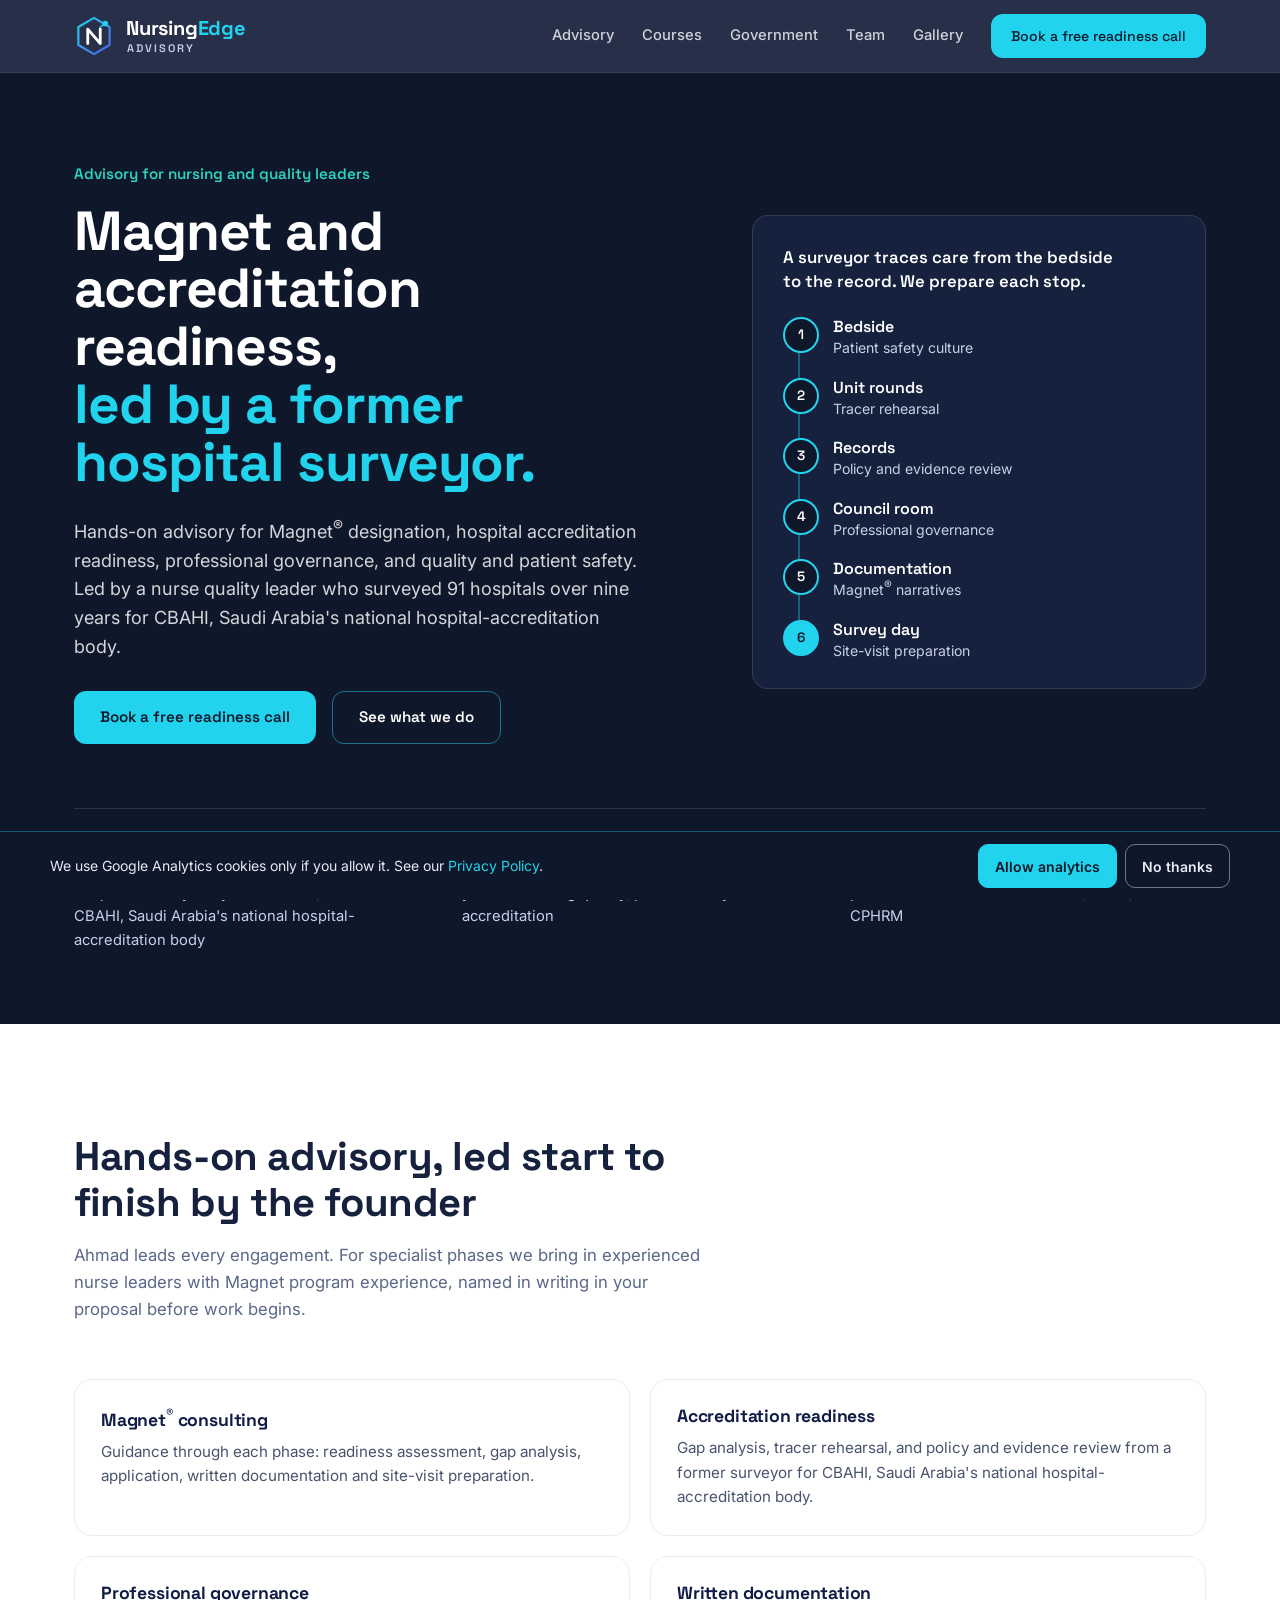
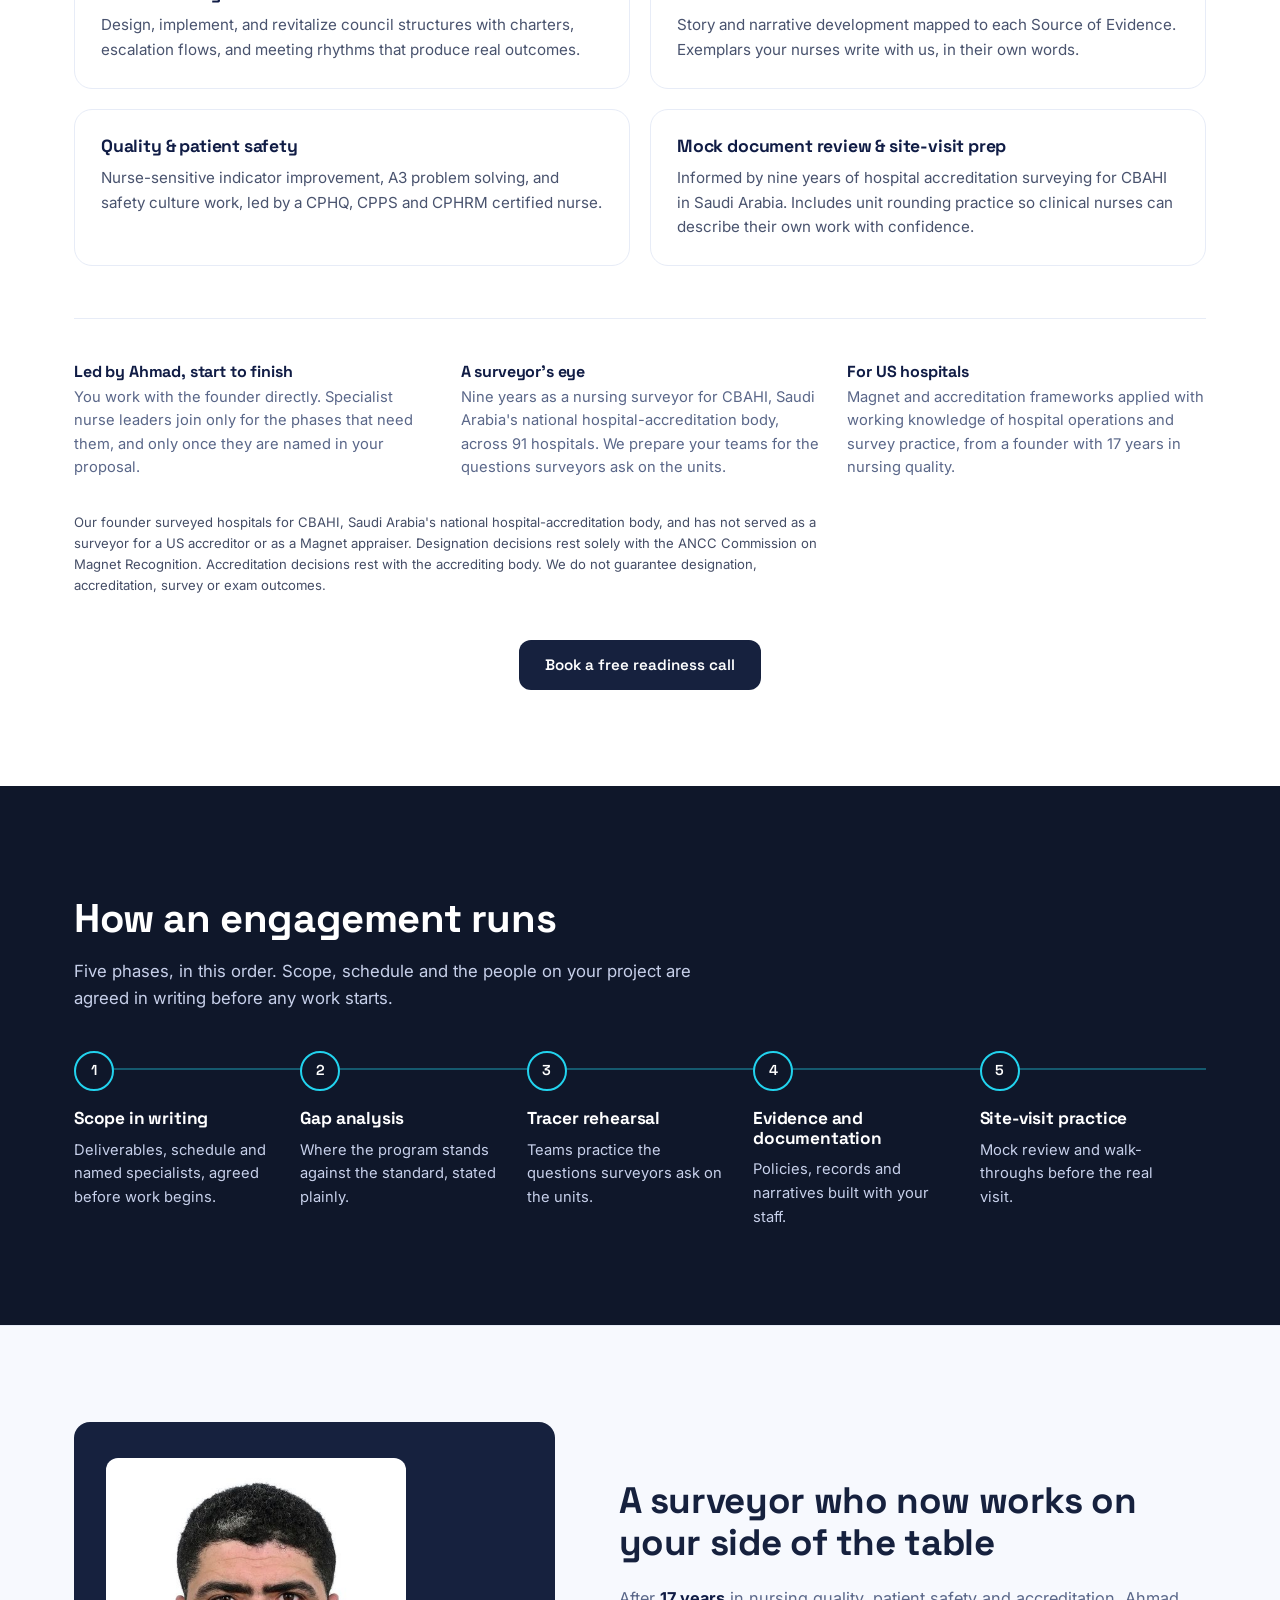
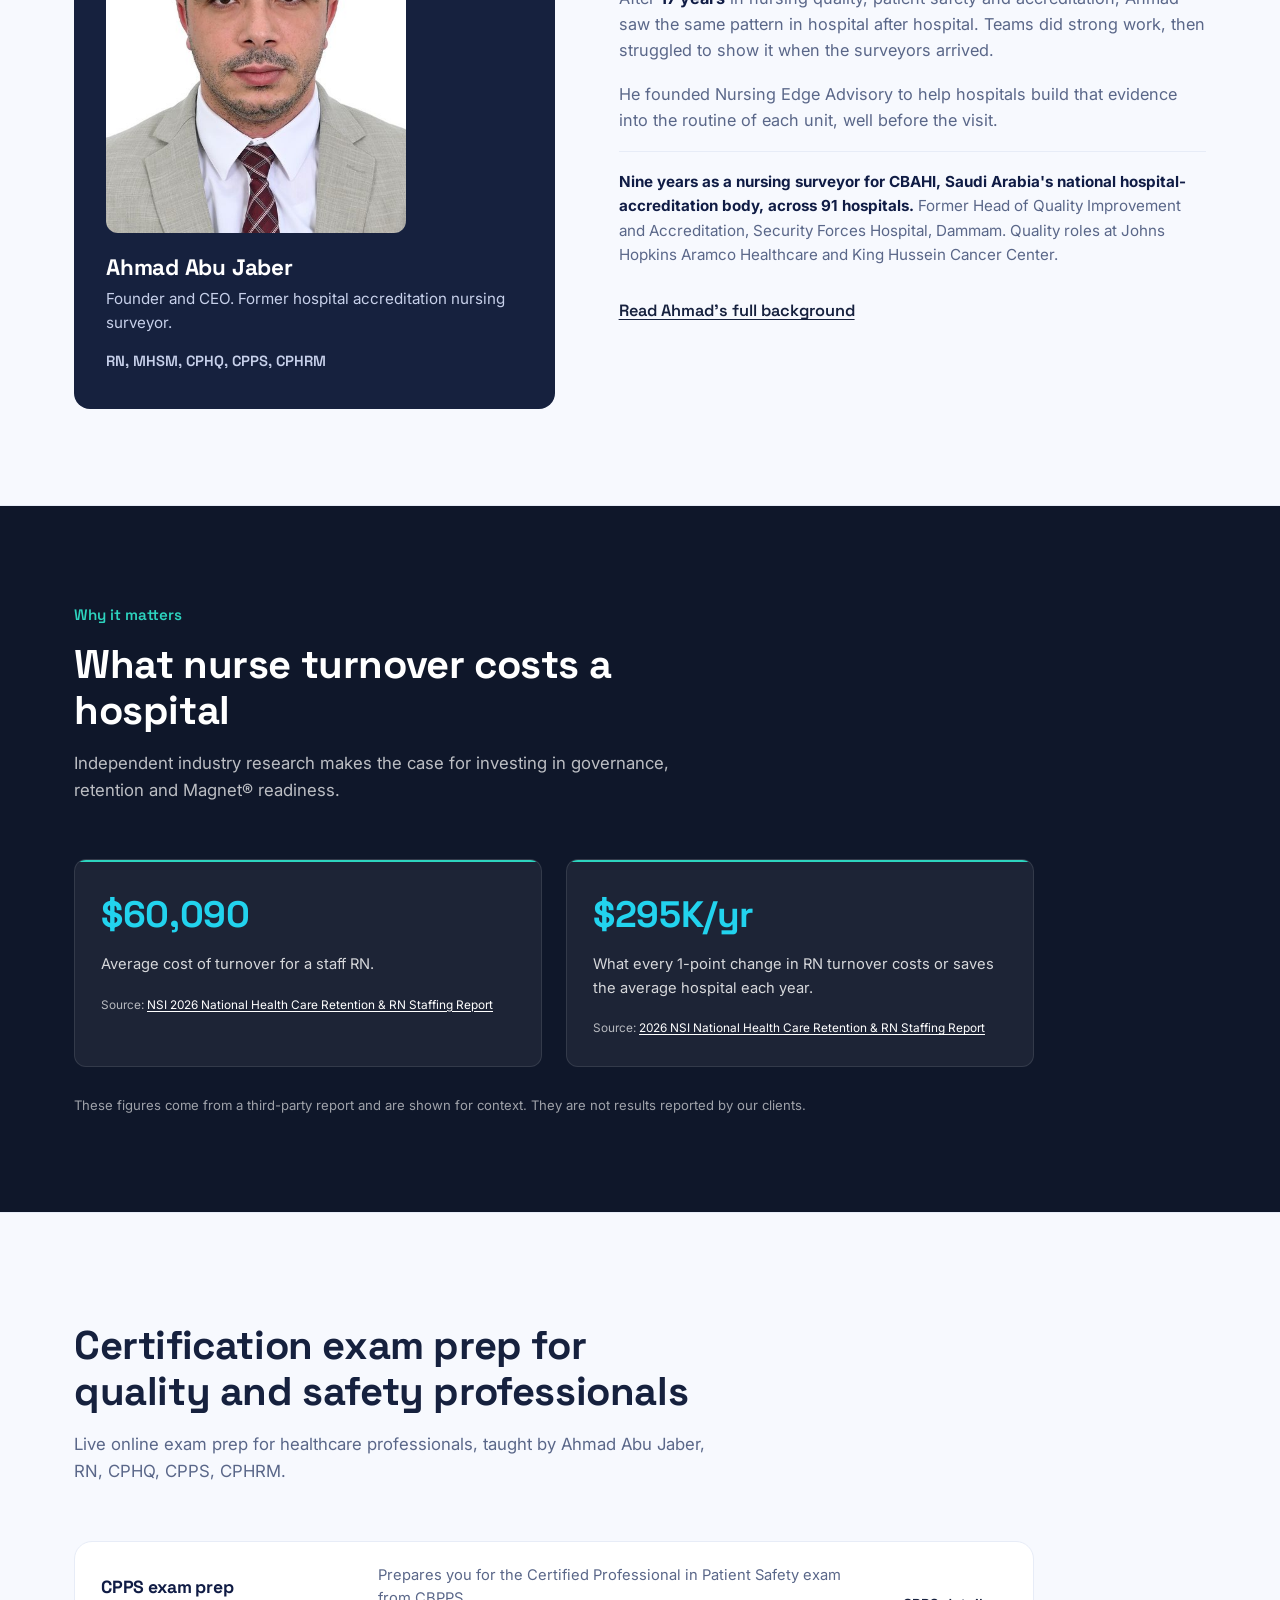
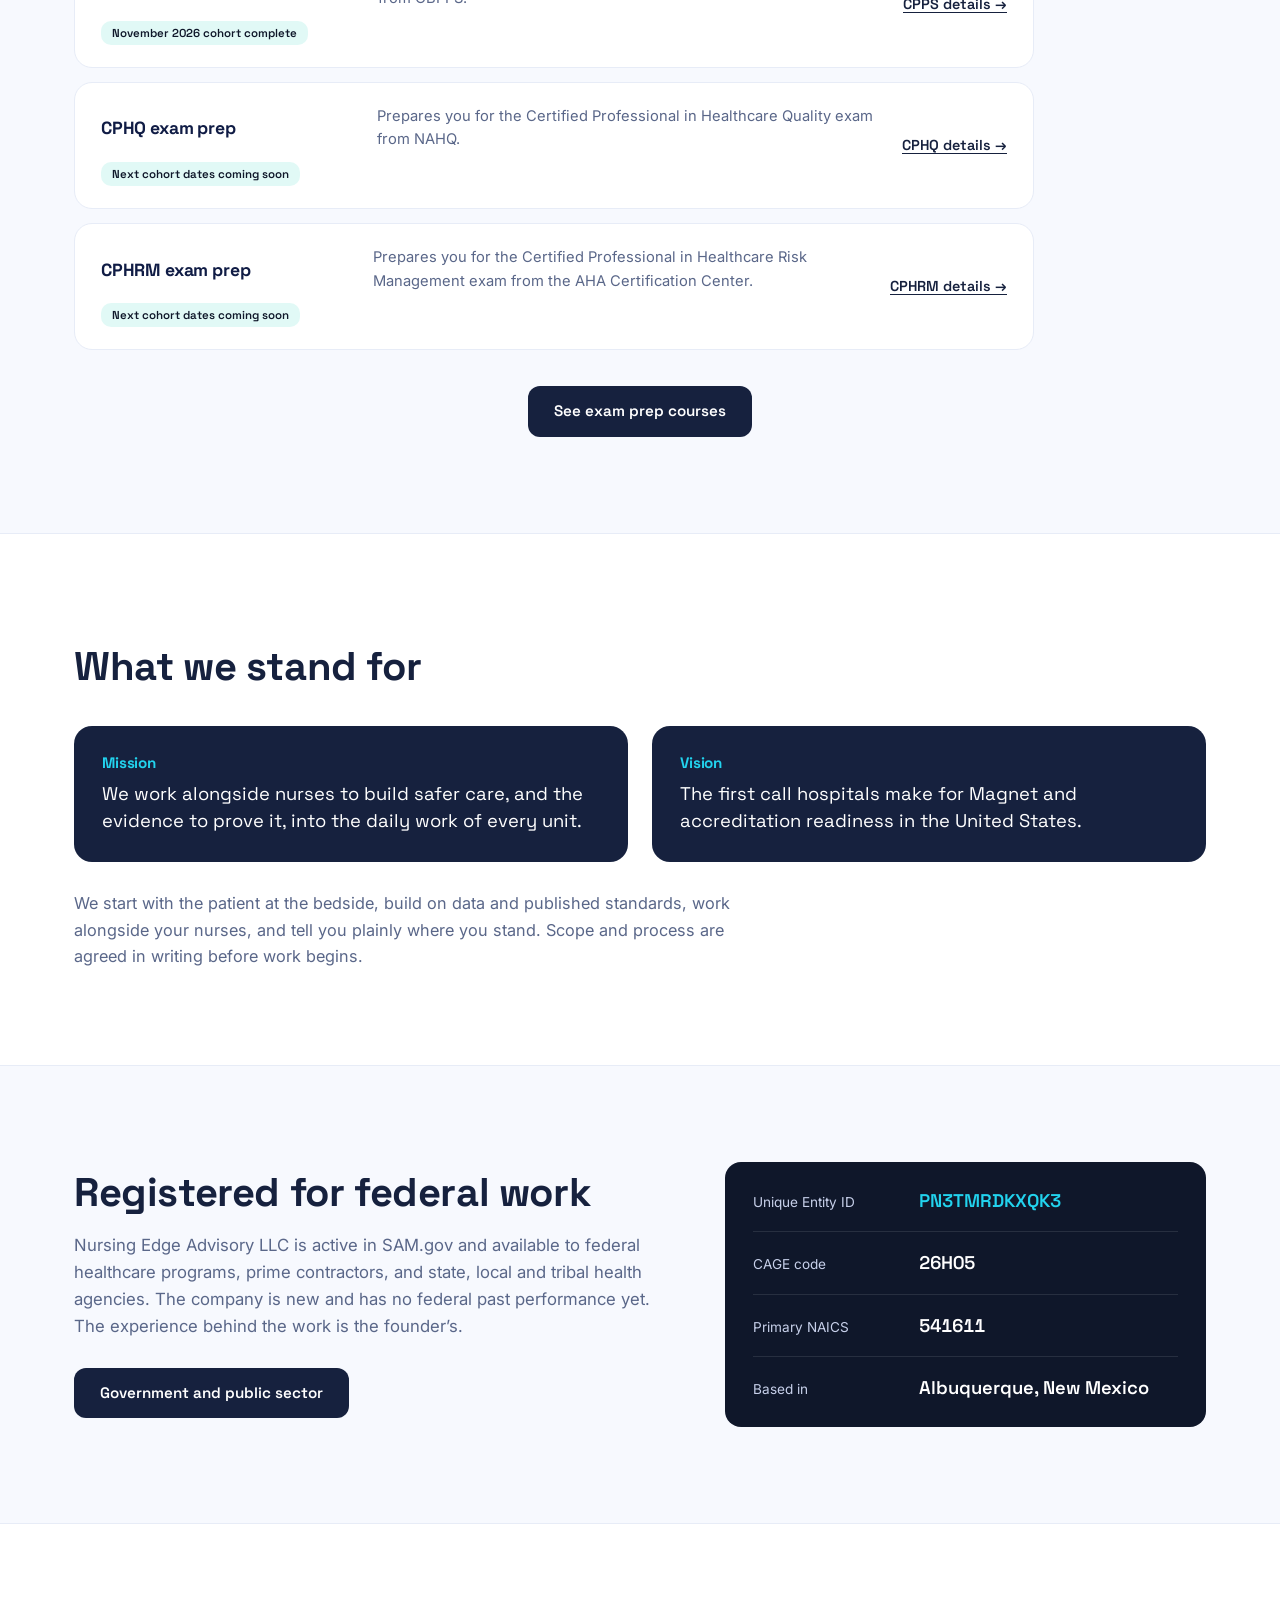
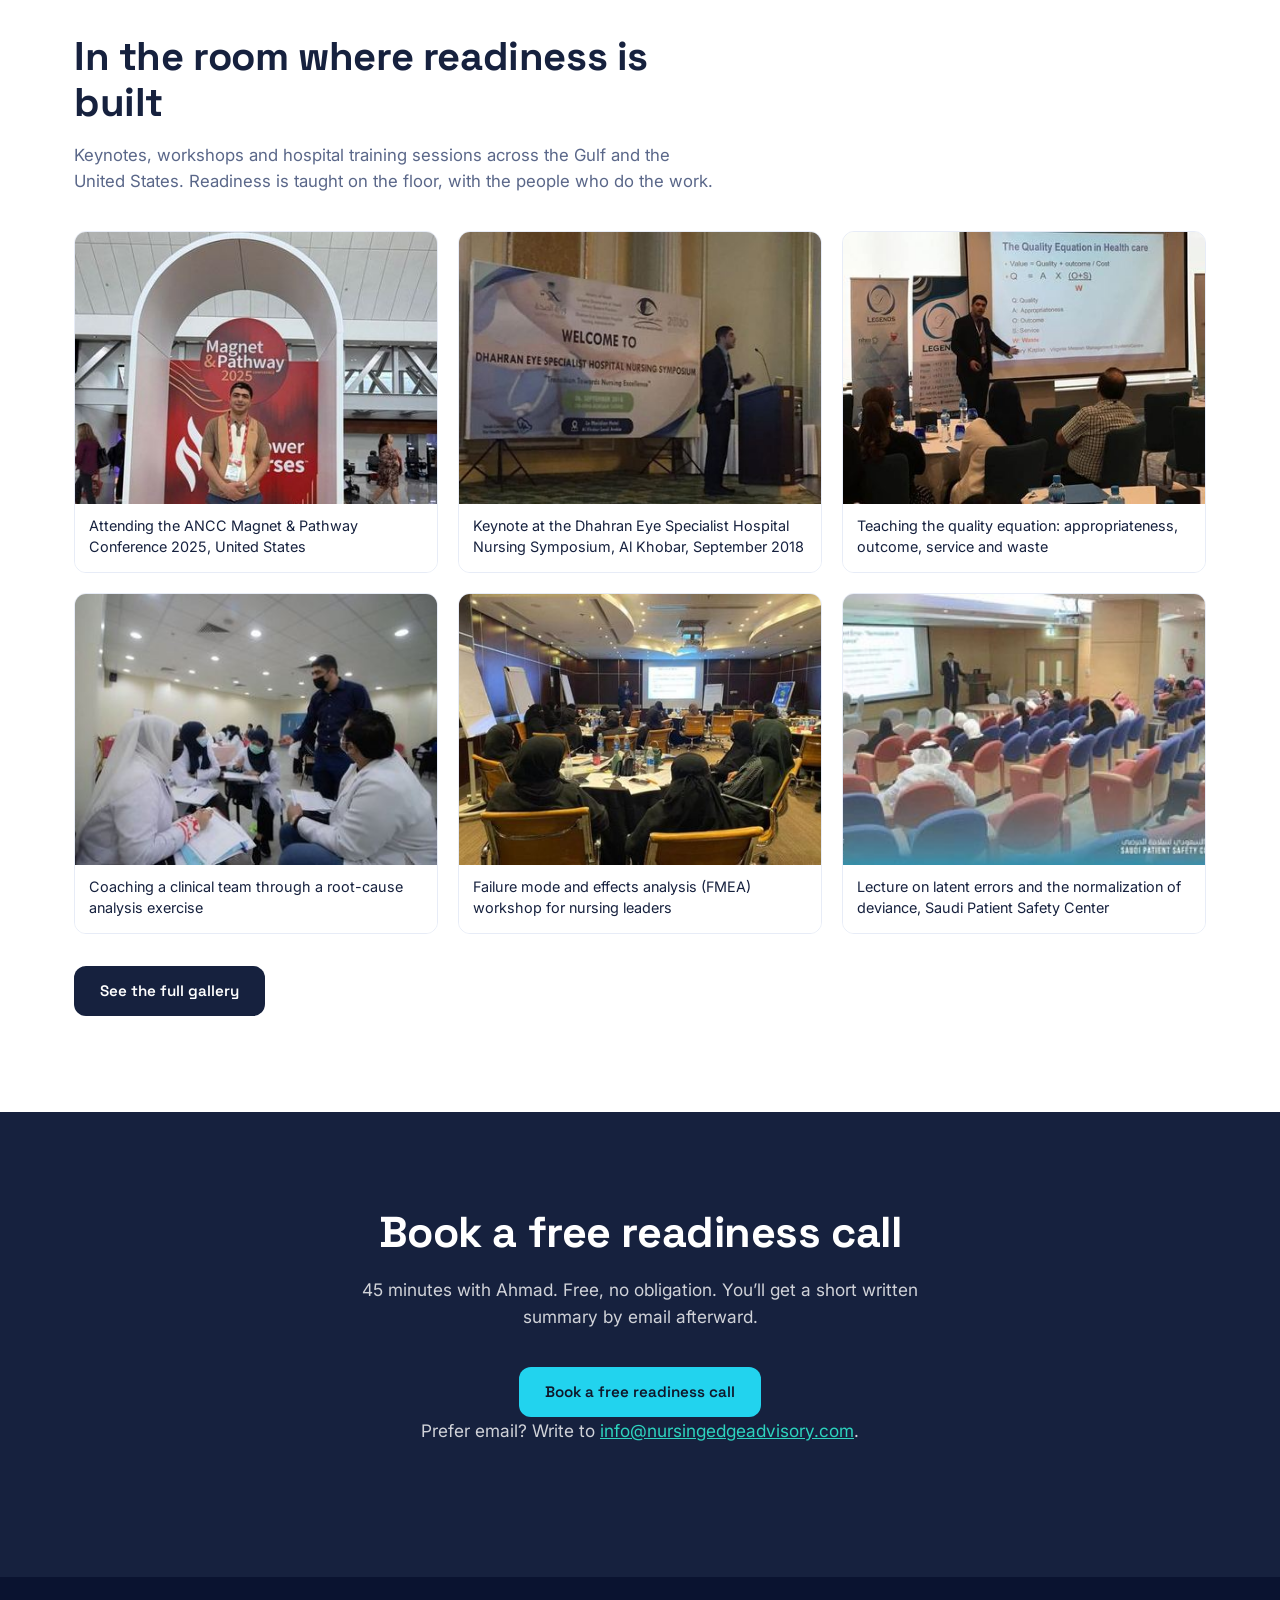
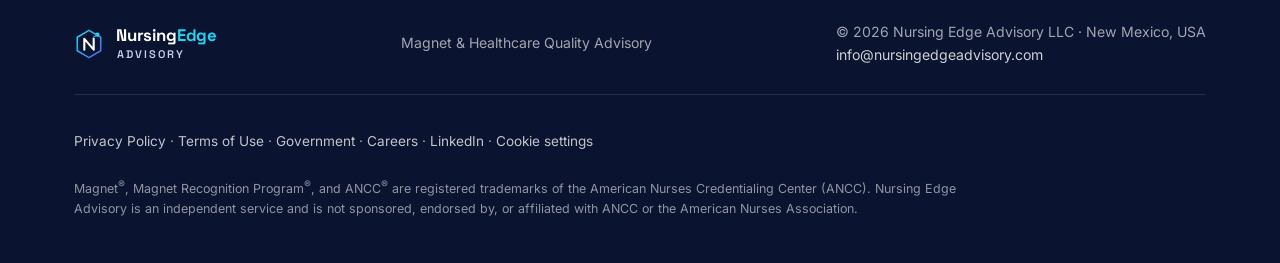
<file: index_3.html>
<!DOCTYPE html>
<html lang="en">
<head>
<meta charset="UTF-8">
<meta name="viewport" content="width=device-width, initial-scale=1.0">
<title>Magnet and Accreditation Readiness Consulting | Nursing Edge Advisory</title>
<meta name="description" content="Magnet&reg; and hospital accreditation readiness advisory led by a former hospital accreditation surveyor. Book a free 45-minute readiness call.">
<link rel="canonical" href="https://nursingedgeadvisory.com/">
<link rel="icon" type="image/png" sizes="32x32" href="/favicon-32.png">
<link rel="icon" type="image/png" sizes="16x16" href="/favicon-16.png">
<link rel="apple-touch-icon" sizes="180x180" href="/favicon-180.png">

<!-- Open Graph / Facebook / LinkedIn -->
<meta property="og:type" content="website">
<meta property="og:url" content="https://nursingedgeadvisory.com/">
<meta property="og:title" content="Nursing Edge Advisory | Magnet and accreditation readiness advisory">
<meta property="og:description" content="Magnet&reg; and hospital accreditation readiness advisory led by a former hospital accreditation surveyor. Book a free 45-minute readiness call.">
<meta property="og:image" content="https://nursingedgeadvisory.com/og-image.png">

<!-- Twitter -->
<meta name="twitter:card" content="summary_large_image">
<meta name="twitter:title" content="Nursing Edge Advisory | Magnet and accreditation readiness advisory">
<meta name="twitter:description" content="Magnet&reg; and hospital accreditation readiness advisory led by a former hospital accreditation surveyor. Book a free 45-minute readiness call.">
<meta name="twitter:image" content="https://nursingedgeadvisory.com/og-image.png">

<link rel="preconnect" href="https://fonts.googleapis.com">
<link rel="preconnect" href="https://fonts.gstatic.com" crossorigin>
<link href="https://fonts.googleapis.com/css2?family=Space+Grotesk:wght@400;500;600;700&family=Inter:wght@400;500;600;700&display=swap" rel="stylesheet">
<style>
:root{
  --navy-900:#0A1330;
  --navy-800:#101C45;
  --navy-700:#182658;
  --indigo:#4F5FE8;
  --indigo-deep:#4338CA;
  --teal:#22D3EE;
  --teal-soft:#2DD4BF;
  --white:#FFFFFF;
  --card:#F7F9FE;
  --ink:#16213E;
  --slate:#5A6789;
  --line:rgba(34,211,238,.25);
  --radius:18px;
  --display:'Space Grotesk',sans-serif;
  --body:'Inter',sans-serif;
}
*{margin:0;padding:0;box-sizing:border-box}
html{scroll-behavior:smooth}
body{font-family:var(--body);color:var(--ink);background:var(--white);line-height:1.6;font-size:16px}
img,svg{display:block}
a{text-decoration:none;color:inherit}
.container{max-width:1180px;margin:0 auto;padding:0 24px}
h1,h2,h3{font-family:var(--display);line-height:1.15;letter-spacing:-.01em}
.eyebrow{font-family:var(--display);font-size:.8rem;font-weight:600;letter-spacing:.18em;text-transform:uppercase;color:var(--teal-soft)}
.eyebrow.dark{color:var(--indigo-deep)}
:focus-visible{outline:3px solid var(--teal);outline-offset:3px;border-radius:6px}


/* ---------- Work in pictures ---------- */
.work{background:var(--white)}
.work-grid{display:grid;grid-template-columns:repeat(3,1fr);gap:20px}
.work-tile{position:relative;display:block;border-radius:12px;overflow:hidden;border:1px solid #E7ECF7;background:#fff}
.work-tile img{width:100%;height:auto;aspect-ratio:4/3;object-fit:cover;transition:transform .35s ease}
.work-tile:hover img{transform:scale(1.04)}
.work-tile span{display:block;padding:12px 14px 14px;background:#fff;color:var(--ink);font-size:.9rem;line-height:1.45}
.work-tile:first-child img{object-position:50% 28%}
@media (max-width:960px){.work-grid{grid-template-columns:repeat(2,1fr)}}
@media (max-width:560px){.work-grid{grid-template-columns:1fr}}

/* ---------- Nav ---------- */
header{position:sticky;top:0;z-index:50;background:rgba(10,19,48,.88);backdrop-filter:blur(12px);border-bottom:1px solid rgba(255,255,255,.08);transition:box-shadow .25s ease}
header.scrolled{box-shadow:0 8px 24px rgba(0,0,0,.22)}
.nav{display:flex;align-items:center;justify-content:space-between;gap:40px;height:72px}
.brand{display:flex;align-items:center;gap:12px;color:#fff}
.brand-name{font-family:var(--display);font-weight:700;font-size:1.25rem;letter-spacing:-.01em}
.brand-name span{color:var(--teal)}
.brand-lockup{display:flex;flex-direction:column;line-height:1}
.brand-lockup .brand-name{line-height:1.05}
.brand-sub{font-family:var(--display);font-size:11px;font-weight:600;letter-spacing:.18em;text-transform:uppercase;color:#C7D0EA;margin-top:4px;padding-left:1px}
.nav-links{display:flex;gap:28px;align-items:center}
.nav-links a{color:rgba(255,255,255,.78);font-size:.92rem;font-weight:500;white-space:nowrap;transition:color .2s}
.nav-links a:hover{color:var(--teal)}
.btn{display:inline-flex;align-items:center;justify-content:center;gap:8px;font-family:var(--display);font-weight:600;font-size:.95rem;padding:13px 26px;border-radius:12px;transition:transform .18s ease,box-shadow .18s ease,background .18s ease;cursor:pointer;border:none}
.btn-primary{background:linear-gradient(120deg,var(--indigo) 0%,var(--indigo-deep) 100%);color:#fff;box-shadow:0 8px 24px rgba(79,95,232,.35)}
.btn-primary:hover{transform:translateY(-2px);box-shadow:0 12px 30px rgba(79,95,232,.45)}
.btn-ghost{background:transparent;color:#fff;border:1.5px solid rgba(34,211,238,.5)}
.btn-ghost:hover{background:rgba(34,211,238,.1);border-color:var(--teal)}
.nav .btn{padding:10px 20px;font-size:.88rem;white-space:nowrap}
.nav-toggle{display:none;flex-direction:column;justify-content:center;gap:5px;background:none;border:none;cursor:pointer;padding:8px;z-index:60}
.nav-toggle span{width:22px;height:2px;background:#fff;border-radius:2px;transition:transform .25s ease,opacity .25s ease}
.nav-toggle.active span:nth-child(1){transform:translateY(7px) rotate(45deg)}
.nav-toggle.active span:nth-child(2){opacity:0}
.nav-toggle.active span:nth-child(3){transform:translateY(-7px) rotate(-45deg)}

/* ---------- Hero ---------- */
.hero{position:relative;background:linear-gradient(160deg,var(--navy-900) 0%,var(--navy-800) 55%,#0E1B4D 100%);color:#fff;overflow:hidden;padding:96px 0 110px}
.hero::before{content:"";position:absolute;inset:0;background:
  radial-gradient(700px 420px at 82% 18%,rgba(79,95,232,.30),transparent 65%),
  radial-gradient(600px 400px at 8% 88%,rgba(34,211,238,.14),transparent 60%);pointer-events:none}
.hex-field{position:absolute;inset:0;opacity:.55;pointer-events:none}
.hero-grid{position:relative;display:grid;grid-template-columns:1.05fr .95fr;gap:64px;align-items:center}
.hero h1{font-size:clamp(2.4rem,5vw,4rem);font-weight:700;margin:16px 0 22px;letter-spacing:-.02em;line-height:1.05}
.hero h1 em{font-style:normal;background:linear-gradient(90deg,var(--teal) 0%,var(--teal-soft) 100%);-webkit-background-clip:text;background-clip:text;color:transparent}
.hero p.lead{font-size:1.13rem;color:rgba(255,255,255,.82);max-width:52ch;margin-bottom:34px}
.hero-ctas{display:flex;gap:16px;flex-wrap:wrap}
.hero-proof{display:grid;grid-template-columns:repeat(3,minmax(0,1fr));gap:24px;margin-top:48px}
.proof{border-left:2px solid var(--line);padding-left:16px}
.proof strong{font-family:var(--display);font-size:1.5rem;display:block;color:var(--teal)}
.proof span{font-size:.85rem;color:rgba(255,255,255,.65)}

/* ---------- Sections ---------- */
section{padding:96px 0}
.section-head{max-width:640px;margin-bottom:56px}
.section-head h2{font-size:clamp(1.8rem,3.2vw,2.5rem);margin:14px 0 16px}
.section-head p{color:var(--slate);font-size:1.05rem}

/* Problem strip */
.problem{background:var(--card);border-top:1px solid #E7ECF7;border-bottom:1px solid #E7ECF7}
.problem-grid{display:grid;grid-template-columns:repeat(3,1fr);gap:24px}
.problem-card{background:#fff;border:1px solid #E7ECF7;border-radius:var(--radius);padding:30px 28px}
.problem-card h3{font-size:1.08rem;margin-bottom:10px;color:var(--navy-800)}
.problem-card p{color:var(--slate);font-size:.95rem}
.problem-card .tag{font-family:var(--display);font-size:.72rem;font-weight:600;letter-spacing:.14em;text-transform:uppercase;color:var(--indigo-deep);background:rgba(79,95,232,.09);padding:5px 12px;border-radius:999px;display:inline-block;margin-bottom:16px}

/* Advisory */
.advisory-grid{display:grid;grid-template-columns:repeat(2,1fr);gap:20px}
.advisory-grid .problem-card{background:#fff;border:1px solid #E7ECF7;border-radius:var(--radius);padding:26px 26px;transition:transform .2s ease,box-shadow .2s ease,border-color .2s ease}
.advisory-grid .problem-card:hover{transform:translateY(-3px);box-shadow:0 14px 32px rgba(16,28,69,.08);border-color:rgba(34,211,238,.45)}
.advisory-grid .problem-card h3{font-size:1.1rem}
.advisory-grid .problem-card p{color:#49536e}
.advisory-diff{display:grid;grid-template-columns:repeat(3,1fr);gap:28px;margin-top:52px;padding-top:44px;border-top:1px solid #E7ECF7}
.advisory-note{margin-top:32px;font-size:.82rem;line-height:1.6;color:#444d66;max-width:760px}
@media (max-width:960px){.advisory-diff{grid-template-columns:1fr}}
@media (max-width:560px){.advisory-grid{grid-template-columns:1fr}}

/* Courses */
.courses{background:var(--card);border-top:1px solid #E7ECF7;border-bottom:1px solid #E7ECF7}
.courses-grid{display:grid;grid-template-columns:1fr;gap:14px;max-width:960px}
.courses-grid .course-cat-card{display:grid;grid-template-columns:minmax(180px,1fr) 2fr auto;align-items:center;gap:6px 28px;padding:22px 26px}
.courses-grid .course-cat-card h3{margin:0}
.courses-grid .course-cat-card p{margin:0}
.courses-grid .course-cat-card .cat-count{grid-column:1;margin:4px 0 0;justify-self:start}
.courses-grid .course-cat-card .cat-link{grid-column:3;grid-row:1 / span 2;white-space:nowrap}
@media (max-width:760px){.courses-grid .course-cat-card{grid-template-columns:1fr}.courses-grid .course-cat-card .cat-link{grid-column:1;grid-row:auto}}
.course-cat-card{background:#fff;border:1px solid #E7ECF7;border-radius:var(--radius);padding:30px 28px;display:flex;flex-direction:column;transition:transform .2s ease,box-shadow .2s ease,border-color .2s ease}
.course-cat-card:hover{transform:translateY(-4px);box-shadow:0 16px 36px rgba(16,28,69,.10);border-color:rgba(34,211,238,.5)}
.course-cat-card .cat-icon{width:44px;height:44px;border-radius:12px;background:rgba(79,95,232,.09);display:flex;align-items:center;justify-content:center;margin-bottom:18px}
.course-cat-card h3{font-size:1.1rem;margin-bottom:10px;color:var(--navy-800)}
.course-cat-card p{color:var(--slate);font-size:.92rem;margin-bottom:18px;flex:1}
.course-cat-card .cat-count{font-family:var(--display);font-size:.72rem;font-weight:600;color:var(--indigo-deep);background:rgba(79,95,232,.09);padding:4px 11px;border-radius:999px;display:inline-block;width:fit-content;margin-bottom:16px}
.course-cat-card .cat-link{font-family:var(--display);font-size:.9rem;font-weight:600;color:var(--indigo-deep)}
@media (max-width:960px){.courses-grid{grid-template-columns:1fr}}

/* Modules */
.modules-grid{display:grid;grid-template-columns:repeat(4,1fr);gap:22px}
.module{position:relative;background:#fff;border:1px solid #E7ECF7;border-radius:var(--radius);padding:28px 24px;transition:transform .2s ease,box-shadow .2s ease,border-color .2s ease}
.module:hover{transform:translateY(-4px);box-shadow:0 16px 36px rgba(16,28,69,.10);border-color:rgba(34,211,238,.5)}
.module .mod-icon{width:52px;height:52px;margin-bottom:18px}
.module h3{font-size:1.02rem;margin-bottom:8px;color:var(--navy-800)}
.module p{font-size:.88rem;color:var(--slate)}

/* Traceability */
.trace{background:linear-gradient(160deg,var(--navy-900) 0%,var(--navy-800) 100%);color:#fff;position:relative;overflow:hidden}
.trace::before{content:"";position:absolute;inset:0;background:radial-gradient(640px 400px at 88% 80%,rgba(34,211,238,.10),transparent 60%)}
.trace .section-head{position:relative}
.trace .section-head h2{color:#fff}
.trace .section-head p{color:rgba(255,255,255,.72)}
.chain{position:relative;display:grid;grid-template-columns:repeat(4,1fr);gap:0;counter-reset:step}
.chain-step{position:relative;padding:30px 26px 30px 30px;border-left:1px solid rgba(34,211,238,.28)}
.chain-step::before{content:"";position:absolute;left:-7px;top:36px;width:13px;height:13px;border-radius:50%;background:var(--teal);box-shadow:0 0 0 5px rgba(34,211,238,.18)}
.chain-step h3{font-size:1.05rem;margin-bottom:10px;color:var(--teal)}
.chain-step p{font-size:.9rem;color:rgba(255,255,255,.75)}

/* Standards */
.standards-grid{display:grid;grid-template-columns:1fr 1fr;gap:64px;align-items:center}
.standards-list{display:grid;gap:18px}
.std-item{display:flex;gap:16px;align-items:flex-start}
.std-item .dot{flex:none;width:34px;height:34px;border-radius:10px;background:rgba(79,95,232,.1);display:flex;align-items:center;justify-content:center}
.std-item .dot svg{width:18px;height:18px}
.std-item h3{font-size:1rem;margin-bottom:4px;color:var(--navy-800)}
.std-item p{font-size:.92rem;color:var(--slate)}
.standards-visual{background:linear-gradient(160deg,var(--navy-800),var(--navy-700));border-radius:24px;padding:48px 40px;color:#fff;text-align:center;box-shadow:0 24px 60px rgba(16,28,69,.25)}
.standards-visual .big{font-family:var(--display);font-size:4.2rem;font-weight:700;background:linear-gradient(90deg,var(--teal),var(--teal-soft));-webkit-background-clip:text;background-clip:text;color:transparent;line-height:1}
.standards-visual .sub{font-size:1rem;color:rgba(255,255,255,.78);margin-top:10px}
.standards-visual .rows{display:grid;grid-template-columns:1fr 1fr;gap:14px;margin-top:34px}
.standards-visual .row{background:rgba(255,255,255,.06);border:1px solid rgba(34,211,238,.25);border-radius:12px;padding:16px 12px}
.standards-visual .row strong{font-family:var(--display);font-size:1.35rem;color:var(--teal);display:block}
.standards-visual .row span{font-size:.78rem;color:rgba(255,255,255,.65)}
.standards-visual .foot-line{margin-top:24px;font-size:.82rem;color:rgba(255,255,255,.7);line-height:1.55}
.manual-note{margin-top:12px;font-size:.92rem;color:var(--slate)}
.sec-list{list-style:none;margin:6px 0 0;padding:0;display:grid;gap:6px}
.sec-list li{position:relative;padding-left:16px;font-size:.92rem;color:var(--slate)}
.sec-list li::before{content:"";position:absolute;left:0;top:.62em;width:6px;height:6px;border-radius:50%;background:var(--teal-soft)}

/* Founder */
.founder{background:var(--card);border-top:1px solid #E7ECF7;border-bottom:1px solid #E7ECF7}
.founder-grid{display:grid;grid-template-columns:.9fr 1.1fr;gap:64px;align-items:center}
.founder-card{background:var(--navy);border-radius:16px;padding:36px 32px;color:#fff}
.founder-card .creds{display:flex;flex-wrap:wrap;gap:8px;margin-top:16px}
.founder-card .cred{font-family:var(--display);font-size:.9rem;font-weight:600;color:#c7d0ea;padding:0}
.founder-card .cred+.cred::before{content:"\00b7";margin:0 8px 0 0;color:#8c97b5}
.founder-card .cred{cursor:help}
.founder-photo{width:100%;max-width:300px;height:auto;aspect-ratio:4/5;object-fit:cover;border-radius:12px}

/* ---------- Business case ---------- */
.case{background:linear-gradient(160deg,var(--navy-900) 0%,var(--navy-800) 100%);color:#fff;position:relative;overflow:hidden}
.case::before{content:"";position:absolute;inset:0;background:
  radial-gradient(620px 380px at 92% 8%,rgba(79,95,232,.28),transparent 62%),
  radial-gradient(560px 360px at 4% 92%,rgba(34,211,238,.14),transparent 60%);pointer-events:none}
.case .container{position:relative}
.case .section-head h2{color:#fff}
.case .section-head p{color:rgba(255,255,255,.72)}
.case-grid{display:grid;grid-template-columns:repeat(2,minmax(0,1fr));gap:24px;margin-top:8px;max-width:960px}
.case-card{padding:32px 32px 28px}
.case-card .num{font-size:2.8rem}
.case-card{position:relative;background:rgba(255,255,255,.06);border:1px solid rgba(255,255,255,.1);border-radius:16px;padding:26px;overflow:hidden;transition:transform .22s ease,box-shadow .22s ease,border-color .22s ease}
.case-card::before{content:"";position:absolute;top:0;left:0;right:0;height:3px;background:var(--accent,linear-gradient(90deg,var(--teal),var(--indigo)))}
.case-card:hover{transform:translateY(-5px);box-shadow:0 20px 44px rgba(0,0,0,.28);border-color:rgba(34,211,238,.4)}
.case-card .case-icon{width:38px;height:38px;border-radius:10px;background:rgba(255,255,255,.08);display:flex;align-items:center;justify-content:center;margin-bottom:16px}
.case-card .num{font-family:var(--display);font-size:2.3rem;font-weight:700;color:var(--teal);display:block;margin-bottom:8px;letter-spacing:-.01em}
.case-card p{color:rgba(255,255,255,.82);font-size:.92rem;margin-bottom:14px}
.case-card .src{font-size:.74rem;color:rgba(255,255,255,.68)}
.case-card .src a{color:#fff;text-decoration:underline;text-underline-offset:2px}
.case-foot{position:relative;margin-top:28px;font-size:.82rem;color:rgba(255,255,255,.6);max-width:760px}
@media (max-width:760px){.case-grid{grid-template-columns:1fr}}


.founder-card .founder-name{font-family:var(--display);font-weight:700;line-height:1.15;letter-spacing:-.01em;font-size:1.4rem;margin-bottom:6px}
.founder-card .role{color:rgba(255,255,255,.7);font-size:.95rem}
.founder-copy p{color:var(--slate);margin-bottom:18px;font-size:1.02rem}
.founder-copy p strong{color:var(--navy-800)}
.founder-copy p.founder-record{font-size:.95rem;padding-top:18px;border-top:1px solid #E7ECF7;margin-bottom:0}

/* CTA */
.cta{background:linear-gradient(140deg,var(--navy-900) 0%,var(--indigo-deep) 120%);color:#fff;text-align:center;position:relative;overflow:hidden}
.cta::before{content:"";position:absolute;inset:0;background:radial-gradient(560px 360px at 50% 0%,rgba(34,211,238,.16),transparent 65%)}
.cta .container{position:relative}
.cta h2{font-size:clamp(1.9rem,3.4vw,2.7rem);margin-bottom:18px}
.cta p{color:rgba(255,255,255,.8);max-width:56ch;margin:0 auto 36px;font-size:1.08rem}
.cta .hero-ctas{justify-content:center}
.cta-line{color:rgba(255,255,255,.8);max-width:56ch;margin:0 auto 32px;font-size:1.08rem}
.cta-alt{margin-top:22px;font-size:.9rem;color:rgba(255,255,255,.7)}
.cta-alt a{color:var(--teal-soft);text-decoration:underline}

/* Footer */
footer{background:var(--navy-900);color:rgba(255,255,255,.62);padding:44px 0;font-size:.88rem}
.foot{display:flex;justify-content:space-between;align-items:center;gap:20px;flex-wrap:wrap}
.foot .brand-name{font-size:1.05rem}
.foot-legal{margin-top:28px;padding-top:24px;border-top:1px solid rgba(255,255,255,.1)}
.foot-links{margin-bottom:12px;font-size:.85rem}
.foot-links a{color:rgba(255,255,255,.75)}
.foot-links a:hover{color:var(--teal)}
.trademark-note{font-size:.78rem;line-height:1.6;color:rgba(255,255,255,.55);max-width:900px}

/* ---------- What we stand for ---------- */
.values-sec .tagline{font-family:var(--display);font-size:.8rem;font-weight:600;letter-spacing:.18em;text-transform:uppercase;color:var(--indigo-deep)}
.mv-grid{display:grid;grid-template-columns:1fr 1fr;gap:24px;margin-bottom:28px}
.mv{background:var(--navy);color:#fff;border-radius:var(--radius);padding:28px 28px}
.mv h3{font-size:.95rem;color:var(--teal);margin-bottom:10px}
.mv p{font-family:var(--display);font-size:1.15rem;line-height:1.45;color:#fff}
.values-line{max-width:70ch;color:var(--slate);font-size:1.02rem}
.values-grid{display:grid;grid-template-columns:repeat(3,1fr);gap:18px}
.value{background:var(--card);border:1px solid #E7ECF7;border-radius:14px;padding:20px 22px}
.value h3{font-size:1rem;color:var(--navy-800);margin-bottom:6px}
.value p{font-size:.9rem;color:var(--slate)}
@media (max-width:960px){.mv-grid{grid-template-columns:1fr}.values-grid{grid-template-columns:repeat(2,1fr)}}
@media (max-width:560px){.values-grid{grid-template-columns:1fr}}

/* ---------- Responsive ---------- */
@media (max-width:960px){
  .hero-grid{grid-template-columns:1fr;gap:48px}
  .problem-grid{grid-template-columns:1fr}
  .modules-grid{grid-template-columns:repeat(2,1fr)}
  .chain{grid-template-columns:1fr}
  .chain-step{border-left:1px solid rgba(34,211,238,.28)}
  .standards-grid,.founder-grid{grid-template-columns:1fr;gap:44px}
}
@media (max-width:560px){
  .modules-grid{grid-template-columns:1fr}
  section{padding:64px 0}
  .hero{padding:64px 0 56px}
  .hero-proof{grid-template-columns:1fr;gap:16px}
  .proof strong{font-size:1.25rem}
  .hero-ctas .btn{width:100%}
  .case-grid,.problem-grid,.advisory-diff{gap:16px}
  .founder-card{padding:28px 24px}
  .standards-visual{padding:36px 26px}
  .standards-visual .big{font-size:3.2rem}
  h1{font-size:clamp(1.9rem,8vw,2.4rem)!important}
}
/* ---------- Scroll reveal (progressive enhancement) ---------- */
.js-reveal .reveal-item{opacity:0;transform:translateY(22px);transition:opacity .7s cubic-bezier(.2,.7,.2,1),transform .7s cubic-bezier(.2,.7,.2,1)}
.js-reveal .reveal-item.in-view{opacity:1;transform:translateY(0)}
.js-reveal .reveal-item:nth-child(2){transition-delay:.08s}
.js-reveal .reveal-item:nth-child(3){transition-delay:.16s}
.js-reveal .reveal-item:nth-child(4){transition-delay:.24s}

@media (prefers-reduced-motion:reduce){
  *{transition:none!important;animation:none!important}
  html{scroll-behavior:auto}
}

/* ---------- Mobile menu (switches at 1100px) ---------- */
@media (max-width:1100px){
  .nav-toggle{display:flex}
  .nav-links{
    position:fixed;top:72px;left:0;right:0;height:calc(100vh - 72px);z-index:60;
    background:#0A1330;
    flex-direction:column;align-items:flex-start;padding:28px 24px;gap:6px;
    overflow-y:auto;opacity:0;transform:translateY(-16px);pointer-events:none;visibility:hidden;
    transition:opacity .25s ease,transform .25s ease,visibility 0s linear .25s;
  }
  .nav-links.open{opacity:1;transform:translateY(0);pointer-events:auto;visibility:visible;transition:opacity .25s ease,transform .25s ease,visibility 0s linear 0s}
  .nav-links a{font-size:1.08rem;padding:10px 0;width:100%}
  .nav-links .btn{width:100%;justify-content:center;margin-top:14px}
}

/* ---------- Accessibility helpers ---------- */
.skip-link{position:absolute;left:16px;top:-100px;z-index:200;background:#fff;color:#16213E;font-family:var(--display);font-weight:600;font-size:.92rem;padding:10px 18px;border-radius:10px;box-shadow:0 8px 24px rgba(0,0,0,.25);text-decoration:none}
.skip-link:focus{top:12px}
.sr-only{position:absolute!important;width:1px;height:1px;padding:0;margin:-1px;overflow:hidden;clip:rect(0,0,0,0);white-space:nowrap;border:0}
/* Footer contact line */
.foot-copy a{color:rgba(255,255,255,.8);text-decoration:none}
.foot-copy a:hover{color:var(--teal)}
</style>
<link rel="stylesheet" href="/site.css">
</head>
<body id="top">
<a class="skip-link" href="#main">Skip to content</a>

<!-- ======================================================
     LOGO — inline SVG, easy to adjust.
     Hexagon + "N" + network node, teal→indigo gradient.
     To adjust: edit the <symbol id="ne-logo"> below once,
     and every logo on the page updates.
====================================================== -->
<svg width="0" height="0" style="position:absolute" aria-hidden="true">
  <defs>
    <linearGradient id="lgLogo" x1="0" y1="0" x2="1" y2="1">
      <stop offset="0" stop-color="#22D3EE"/>
      <stop offset="1" stop-color="#4F5FE8"/>
    </linearGradient>
    <symbol id="ne-logo" viewBox="0 0 64 64">
      <!-- hexagon -->
      <path d="M32 3 L57 17.5 V46.5 L32 61 L7 46.5 V17.5 Z" fill="none" stroke="url(#lgLogo)" stroke-width="3.5" stroke-linejoin="round"/>
      <!-- N letterform -->
      <path d="M22 44 V21 L42 44 V21" fill="none" stroke="#FFFFFF" stroke-width="4.5" stroke-linecap="round" stroke-linejoin="round"/>
      <!-- network node + link -->
      <circle cx="50" cy="12" r="4.5" fill="#22D3EE"/>
      <line x1="46.5" y1="14.5" x2="41" y2="18" stroke="#22D3EE" stroke-width="2.2" stroke-linecap="round"/>
    </symbol>
  </defs>
</svg>

<header>
  <div class="container nav">
    <a class="brand" href="#top" aria-label="Nursing Edge Advisory home">
      <svg width="40" height="40" role="img" aria-label="NursingEdge logo"><use href="#ne-logo"/></svg>
      <span class="brand-lockup"><span class="brand-name">Nursing<span>Edge</span></span><span class="brand-sub">Advisory</span></span>
    </a>
    <button class="nav-toggle" id="navToggle" aria-label="Toggle navigation menu" aria-expanded="false" aria-controls="mainNav">
      <span></span><span></span><span></span>
    </button>
    <nav class="nav-links" id="mainNav" aria-label="Main navigation">
      <a href="#advisory">Advisory</a>
      <a href="courses.html">Courses</a>
      <a href="government.html">Government</a>
      <a href="team.html">Team</a>
      <a href="gallery.html">Gallery</a>
      <a class="btn btn-primary" href="schedule.html">Book a free readiness call</a>
    </nav>
  </div>
</header>

<main id="main">

<!-- ================= HERO ================= -->
<section class="hero" aria-labelledby="hero-title">
  <div class="container hero-grid">
    <div>
      <span class="eyebrow">Advisory for nursing and quality leaders</span>
      <h1 id="hero-title">Magnet and accreditation readiness, <em>led by a former hospital surveyor.</em></h1>
      <p class="lead">Hands-on advisory for Magnet<sup>&reg;</sup> designation, hospital accreditation readiness, professional governance, and quality and patient safety. Led by a nurse quality leader who surveyed 91 hospitals over nine years for CBAHI, Saudi Arabia's national hospital-accreditation body.</p>
      <div class="hero-ctas">
        <a class="btn btn-primary" href="schedule.html">Book a free readiness call</a>
        <a class="btn btn-ghost" href="#advisory">See what we do</a>
      </div>
    </div>
    <div class="tracer-card" role="group" aria-labelledby="tracer-title">
      <p class="tracer-title" id="tracer-title">A surveyor traces care from the bedside to the record. We prepare each stop.</p>
      <ol class="tracer-list">
        <li><strong>Bedside</strong><span>Patient safety culture</span></li>
        <li><strong>Unit rounds</strong><span>Tracer rehearsal</span></li>
        <li><strong>Records</strong><span>Policy and evidence review</span></li>
        <li><strong>Council room</strong><span>Professional governance</span></li>
        <li><strong>Documentation</strong><span>Magnet<sup>&reg;</sup> narratives</span></li>
        <li><strong>Survey day</strong><span>Site-visit preparation</span></li>
      </ol>
    </div>
  </div>
  <div class="container">
    <div class="hero-proof">
      <div class="proof"><strong>91</strong><span>hospitals surveyed by our founder, for CBAHI, Saudi Arabia's national hospital-accreditation body</span></div>
      <div class="proof"><strong>17</strong><span>years in nursing quality, patient safety and accreditation</span></div>
      <div class="proof"><strong>3</strong><span>professional certifications: CPHQ, CPPS, CPHRM</span></div>
    </div>
  </div>
</section>

<!-- ================= ADVISORY ================= -->
<section id="advisory" aria-labelledby="advisory-title">
  <div class="container">
    <div class="section-head">
      <h2 id="advisory-title">Hands-on advisory, led start to finish by the founder</h2>
      <p>Ahmad leads every engagement. For specialist phases we bring in experienced nurse leaders with Magnet program experience, named in writing in your proposal before work begins.</p>
    </div>
    <div class="advisory-grid">
      <div class="problem-card reveal-item">
        <h3>Magnet<sup>&reg;</sup> consulting</h3>
        <p>Guidance through each phase: readiness assessment, gap analysis, application, written documentation and site-visit preparation.</p>
      </div>
      <div class="problem-card reveal-item">
        <h3>Accreditation readiness</h3>
        <p>Gap analysis, tracer rehearsal, and policy and evidence review from a former surveyor for CBAHI, Saudi Arabia's national hospital-accreditation body.</p>
      </div>
      <div class="problem-card reveal-item">
        <h3>Professional governance</h3>
        <p>Design, implement, and revitalize council structures with charters, escalation flows, and meeting rhythms that produce real outcomes.</p>
      </div>
      <div class="problem-card reveal-item">
        <h3>Written documentation</h3>
        <p>Story and narrative development mapped to each Source of Evidence. Exemplars your nurses write with us, in their own words.</p>
      </div>
      <div class="problem-card reveal-item">
        <h3>Quality &amp; patient safety</h3>
        <p>Nurse-sensitive indicator improvement, A3 problem solving, and safety culture work, led by a CPHQ, CPPS and CPHRM certified nurse.</p>
      </div>
      <div class="problem-card reveal-item">
        <h3>Mock document review &amp; site-visit prep</h3>
        <p>Informed by nine years of hospital accreditation surveying for CBAHI in Saudi Arabia. Includes unit rounding practice so clinical nurses can describe their own work with confidence.</p>
      </div>
    </div>
    <div class="advisory-diff">
      <div class="std-item reveal-item">
        <span class="dot"><svg viewBox="0 0 20 20" aria-hidden="true"><path d="M4 10.5 L8.5 15 L16 5.5" fill="none" stroke="#4F5FE8" stroke-width="2.5" stroke-linecap="round" stroke-linejoin="round"/></svg></span>
        <div><h3>Led by Ahmad, start to finish</h3><p>You work with the founder directly. Specialist nurse leaders join only for the phases that need them, and only once they are named in your proposal.</p></div>
      </div>
      <div class="std-item reveal-item">
        <span class="dot"><svg viewBox="0 0 20 20" aria-hidden="true"><path d="M4 10.5 L8.5 15 L16 5.5" fill="none" stroke="#4F5FE8" stroke-width="2.5" stroke-linecap="round" stroke-linejoin="round"/></svg></span>
        <div><h3>A surveyor&rsquo;s eye</h3><p>Nine years as a nursing surveyor for CBAHI, Saudi Arabia's national hospital-accreditation body, across 91 hospitals. We prepare your teams for the questions surveyors ask on the units.</p></div>
      </div>
      <div class="std-item reveal-item">
        <span class="dot"><svg viewBox="0 0 20 20" aria-hidden="true"><path d="M4 10.5 L8.5 15 L16 5.5" fill="none" stroke="#4F5FE8" stroke-width="2.5" stroke-linecap="round" stroke-linejoin="round"/></svg></span>
        <div><h3>For US hospitals</h3><p>Magnet and accreditation frameworks applied with working knowledge of hospital operations and survey practice, from a founder with 17 years in nursing quality.</p></div>
      </div>
    </div>
    <p class="advisory-note">Our founder surveyed hospitals for CBAHI, Saudi Arabia's national hospital-accreditation body, and has not served as a surveyor for a US accreditor or as a Magnet appraiser. Designation decisions rest solely with the ANCC Commission on Magnet Recognition. Accreditation decisions rest with the accrediting body. We do not guarantee designation, accreditation, survey or exam outcomes.</p>
    <div class="hero-ctas" style="margin-top:44px;justify-content:center">
      <a class="btn btn-primary" href="schedule.html">Book a free readiness call</a>
    </div>
  </div>
</section>

<!-- ================= HOW AN ENGAGEMENT RUNS ================= -->
<section class="trace" id="process" aria-labelledby="process-title">
  <div class="container">
    <div class="section-head">
      <h2 id="process-title">How an engagement runs</h2>
      <p>Five phases, in this order. Scope, schedule and the people on your project are agreed in writing before any work starts.</p>
    </div>
    <ol class="chain chain-5">
      <li class="chain-step"><h3>Scope in writing</h3><p>Deliverables, schedule and named specialists, agreed before work begins.</p></li>
      <li class="chain-step"><h3>Gap analysis</h3><p>Where the program stands against the standard, stated plainly.</p></li>
      <li class="chain-step"><h3>Tracer rehearsal</h3><p>Teams practice the questions surveyors ask on the units.</p></li>
      <li class="chain-step"><h3>Evidence and documentation</h3><p>Policies, records and narratives built with your staff.</p></li>
      <li class="chain-step"><h3>Site-visit practice</h3><p>Mock review and walk-throughs before the real visit.</p></li>
    </ol>
  </div>
</section>

<section class="founder" id="founder" aria-labelledby="founder-title">
  <div class="container founder-grid">
    <div class="founder-card">
      <img class="founder-photo" src="images/ahmad-abu-jaber.jpg" alt="Ahmad Abu Jaber, founder and CEO of Nursing Edge Advisory" width="480" height="600" loading="lazy">
      <p class="founder-name" style="margin-top:22px">Ahmad Abu Jaber</p>
      <div class="role">Founder and CEO. Former hospital accreditation nursing surveyor.</div>
      <p class="creds-line"><abbr title="Registered Nurse">RN</abbr>, <abbr title="Master of Health Sector Management">MHSM</abbr>, <abbr title="Certified Professional in Healthcare Quality (NAHQ)">CPHQ</abbr>, <abbr title="Certified Professional in Patient Safety (CBPPS)">CPPS</abbr>, <abbr title="Certified Professional in Healthcare Risk Management (AHA Certification Center)">CPHRM</abbr></p>
    </div>
    <div class="founder-copy">
      <h2 id="founder-title" style="font-size:clamp(1.7rem,3vw,2.3rem);margin:0 0 20px">A surveyor who now works on your side of the table</h2>
      <p>After <strong>17 years</strong> in nursing quality, patient safety and accreditation, Ahmad saw the same pattern in hospital after hospital. Teams did strong work, then struggled to show it when the surveyors arrived.</p>
      <p>He founded Nursing Edge Advisory to help hospitals build that evidence into the routine of each unit, well before the visit.</p>
      <p class="founder-record"><strong>Nine years as a nursing surveyor for CBAHI, Saudi Arabia's national hospital-accreditation body, across 91 hospitals.</strong> Former Head of Quality Improvement and Accreditation, Security Forces Hospital, Dammam. Quality roles at Johns Hopkins Aramco Healthcare and King Hussein Cancer Center.</p>
      <p style="margin-top:22px"><a class="text-link" href="team.html">Read Ahmad&rsquo;s full background</a></p>
    </div>
  </div>
</section>


<!-- ================= BUSINESS CASE (cited industry data) ================= -->
<section class="case" id="business-case" aria-labelledby="case-title">
  <div class="container">
    <div class="section-head">
      <span class="eyebrow">Why it matters</span>
      <h2 id="case-title">What nurse turnover costs a hospital</h2>
      <p>Independent industry research makes the case for investing in governance, retention and Magnet&reg; readiness.</p>
    </div>
    <div class="case-grid">
      <div class="case-card reveal-item" style="--accent:linear-gradient(90deg,#22D3EE,#4F5FE8)">
        <span class="case-icon"><svg width="20" height="20" viewBox="0 0 24 24" fill="none" aria-hidden="true"><path d="M12 12a4 4 0 1 0 0-8 4 4 0 0 0 0 8Z" stroke="#22D3EE" stroke-width="1.8"/><path d="M4 20c0-3.3 3.6-6 8-6s8 2.7 8 6" stroke="#22D3EE" stroke-width="1.8" stroke-linecap="round"/></svg></span>
        <span class="num">$60,090</span>
        <p>Average cost of turnover for a staff RN.</p>
        <span class="src">Source: <a href="https://www.nsinursingsolutions.com/documents/library/nsi_national_health_care_retention_report.pdf" target="_blank" rel="noopener">NSI 2026 National Health Care Retention &amp; RN Staffing Report<span class="sr-only"> (opens in new tab)</span></a></span>
      </div>
      <div class="case-card reveal-item" style="--accent:linear-gradient(90deg,#4F5FE8,#8B5CF6)">
        <span class="case-icon"><svg width="20" height="20" viewBox="0 0 24 24" fill="none" aria-hidden="true"><path d="M3 17 L9 11 L13 15 L21 6" stroke="#4F5FE8" stroke-width="1.8" stroke-linecap="round" stroke-linejoin="round"/><path d="M15 6 H21 V12" stroke="#4F5FE8" stroke-width="1.8" stroke-linecap="round" stroke-linejoin="round"/></svg></span>
        <span class="num">$295K/yr</span>
        <p>What every 1-point change in RN turnover costs or saves the average hospital each year.</p>
        <span class="src">Source: <a href="https://www.nsinursingsolutions.com/documents/library/nsi_national_health_care_retention_report.pdf" target="_blank" rel="noopener">2026 NSI National Health Care Retention &amp; RN Staffing Report<span class="sr-only"> (opens in new tab)</span></a></span>
      </div>
    </div>
    <p class="case-foot">These figures come from a third-party report and are shown for context. They are not results reported by our clients.</p>
  </div>
</section>

<!-- ================= COURSES ================= -->
<section class="courses" id="courses" aria-labelledby="courses-title">
  <div class="container">
    <div class="section-head">
      <h2 id="courses-title">Certification exam prep for quality and safety professionals</h2>
      <p>Live online exam prep for healthcare professionals, taught by Ahmad Abu Jaber, RN, CPHQ, CPPS, CPHRM.</p>
    </div>
    <div class="courses-grid">
      <div class="course-cat-card reveal-item">
        <span class="cat-icon"><svg width="22" height="22" viewBox="0 0 24 24" fill="none" aria-hidden="true"><path d="M12 3 L20 6.5 V12 C20 16.5 16.5 20.2 12 21 C7.5 20.2 4 16.5 4 12 V6.5 Z" stroke="#4F5FE8" stroke-width="1.8" stroke-linejoin="round"/><path d="M9 12 L11.2 14.2 L15.5 9.5" stroke="#4F5FE8" stroke-width="1.8" stroke-linecap="round" stroke-linejoin="round"/></svg></span>
        <h3>CPPS exam prep</h3>
        <p>Prepares you for the Certified Professional in Patient Safety exam from CBPPS.</p>
        <span class="cat-count">November 2026 cohort complete</span>
        <a class="cat-link" href="courses.html#cpps">CPPS details &rarr;</a>
      </div>
      <div class="course-cat-card reveal-item">
        <span class="cat-icon"><svg width="22" height="22" viewBox="0 0 24 24" fill="none" aria-hidden="true"><path d="M3 17 L9 11 L13 15 L21 6" stroke="#4F5FE8" stroke-width="1.8" stroke-linecap="round" stroke-linejoin="round"/><path d="M15 6 H21 V12" stroke="#4F5FE8" stroke-width="1.8" stroke-linecap="round" stroke-linejoin="round"/></svg></span>
        <h3>CPHQ exam prep</h3>
        <p>Prepares you for the Certified Professional in Healthcare Quality exam from NAHQ.</p>
        <span class="cat-count">Next cohort dates coming soon</span>
        <a class="cat-link" href="courses.html#cphq">CPHQ details &rarr;</a>
      </div>
      <div class="course-cat-card reveal-item">
        <span class="cat-icon"><svg width="22" height="22" viewBox="0 0 24 24" fill="none" aria-hidden="true"><circle cx="12" cy="12" r="9" stroke="#4F5FE8" stroke-width="1.8"/><path d="M12 7 V12.5 M12 16 V16.5" stroke="#4F5FE8" stroke-width="2" stroke-linecap="round"/></svg></span>
        <h3>CPHRM exam prep</h3>
        <p>Prepares you for the Certified Professional in Healthcare Risk Management exam from the AHA Certification Center.</p>
        <span class="cat-count">Next cohort dates coming soon</span>
        <a class="cat-link" href="courses.html#cphrm">CPHRM details &rarr;</a>
      </div>
    </div>
    <div class="hero-ctas" style="margin-top:36px;justify-content:center">
      <a class="btn btn-primary" href="courses.html">See exam prep courses</a>
    </div>
  </div>
</section>

<!-- ================= WHAT WE STAND FOR ================= -->
<section class="values-sec" id="values" aria-labelledby="values-title">
  <div class="container">
    <div class="section-head" style="margin-bottom:36px">
      <h2 id="values-title">What we stand for</h2>
    </div>
    <div class="mv-grid">
      <div class="mv reveal-item"><h3>Mission</h3><p>We work alongside nurses to build safer care, and the evidence to prove it, into the daily work of every unit.</p></div>
      <div class="mv reveal-item"><h3>Vision</h3><p>The first call hospitals make for Magnet and accreditation readiness in the United States.</p></div>
    </div>
    <p class="values-line">We start with the patient at the bedside, build on data and published standards, work alongside your nurses, and tell you plainly where you stand. Scope and process are agreed in writing before work begins.</p>
  </div>
</section>

<!-- ================= GOVERNMENT ================= -->
<section class="gov-band" id="government" aria-labelledby="gov-title">
  <div class="container gov-band-grid">
    <div>
      <h2 id="gov-title">Registered for federal work</h2>
      <p>Nursing Edge Advisory LLC is active in SAM.gov and available to federal healthcare programs, prime contractors, and state, local and tribal health agencies. The company is new and has no federal past performance yet. The experience behind the work is the founder&rsquo;s.</p>
      <a class="btn btn-primary" href="government.html">Government and public sector</a>
    </div>
    <dl class="id-plate">
      <div><dt>Unique Entity ID</dt><dd>PN3TMRDKXQK3</dd></div>
      <div><dt>CAGE code</dt><dd>26H05</dd></div>
      <div><dt>Primary NAICS</dt><dd>541611</dd></div>
      <div><dt>Based in</dt><dd>Albuquerque, New Mexico</dd></div>
    </dl>
  </div>
</section>

<!-- ================= WORK IN PICTURES ================= -->
<section class="work" id="work" aria-labelledby="work-title">
  <div class="container">
    <div class="section-head" style="margin-bottom:36px">
      <h2 id="work-title">In the room where readiness is built</h2>
      <p>Keynotes, workshops and hospital training sessions across the Gulf and the United States. Readiness is taught on the floor, with the people who do the work.</p>
    </div>
    <div class="work-grid">
      <a class="work-tile" href="gallery.html"><img src="images/gallery/magnet-pathway-2025-800.jpg" srcset="images/gallery/magnet-pathway-2025-400.jpg 400w, images/gallery/magnet-pathway-2025-800.jpg 800w" sizes="(max-width:560px) 92vw, (max-width:960px) 46vw, 360px" alt="" width="600" height="800" loading="lazy"><span>Attending the ANCC Magnet &amp; Pathway Conference 2025, United States</span></a>
      <a class="work-tile" href="gallery.html"><img src="images/gallery/dhahran-eye-symposium-2018-800.jpg" srcset="images/gallery/dhahran-eye-symposium-2018-400.jpg 400w, images/gallery/dhahran-eye-symposium-2018-800.jpg 800w" sizes="(max-width:560px) 92vw, (max-width:960px) 46vw, 360px" alt="" width="600" height="800" loading="lazy"><span>Keynote at the Dhahran Eye Specialist Hospital Nursing Symposium, Al Khobar, September 2018</span></a>
      <a class="work-tile" href="gallery.html"><img src="images/gallery/quality-equation-800.jpg" srcset="images/gallery/quality-equation-400.jpg 400w, images/gallery/quality-equation-800.jpg 800w" sizes="(max-width:560px) 92vw, (max-width:960px) 46vw, 360px" alt="" width="800" height="600" loading="lazy"><span>Teaching the quality equation: appropriateness, outcome, service and waste</span></a>
      <a class="work-tile" href="gallery.html"><img src="images/gallery/coaching-clinical-team-800.jpg" srcset="images/gallery/coaching-clinical-team-400.jpg 400w, images/gallery/coaching-clinical-team-800.jpg 800w" sizes="(max-width:560px) 92vw, (max-width:960px) 46vw, 360px" alt="" width="800" height="533" loading="lazy"><span>Coaching a clinical team through a root-cause analysis exercise</span></a>
      <a class="work-tile" href="gallery.html"><img src="images/gallery/fmea-workshop-800.jpg" srcset="images/gallery/fmea-workshop-400.jpg 400w, images/gallery/fmea-workshop-800.jpg 800w" sizes="(max-width:560px) 92vw, (max-width:960px) 46vw, 360px" alt="" width="800" height="598" loading="lazy"><span>Failure mode and effects analysis (FMEA) workshop for nursing leaders</span></a>
      <a class="work-tile" href="gallery.html"><img src="images/gallery/saudi-patient-safety-center-800.jpg" srcset="images/gallery/saudi-patient-safety-center-400.jpg 400w, images/gallery/saudi-patient-safety-center-800.jpg 800w" sizes="(max-width:560px) 92vw, (max-width:960px) 46vw, 360px" alt="" width="800" height="434" loading="lazy"><span>Lecture on latent errors and the normalization of deviance, Saudi Patient Safety Center</span></a>
    </div>
    <div style="margin-top:32px"><a class="btn btn-primary" href="gallery.html">See the full gallery</a></div>
  </div>
</section>

<!-- ================= CTA ================= -->
<section class="cta" id="demo" aria-labelledby="cta-title">
  <div class="container">
    <h2 id="cta-title">Book a free readiness call</h2>
    <p class="cta-line">45 minutes with Ahmad. Free, no obligation. You&rsquo;ll get a short written summary by email afterward.</p>
    <div class="hero-ctas">
      <a class="btn btn-primary" href="schedule.html">Book a free readiness call</a>
    </div>
    <p class="cta-alt">Prefer email? Write to <a href="mailto:info@nursingedgeadvisory.com?subject=Free%20readiness%20call">info@nursingedgeadvisory.com</a>.</p>
  </div>
</section>

</main>

<footer>
  <div class="container">
    <div class="foot">
      <a class="brand" href="#top">
        <svg width="30" height="30" aria-hidden="true" focusable="false"><use href="#ne-logo"/></svg>
        <span class="brand-lockup"><span class="brand-name">Nursing<span>Edge</span></span><span class="brand-sub">Advisory</span></span>
      </a>
      <div>Magnet &amp; Healthcare Quality Advisory</div>
      <div class="foot-copy">&copy; 2026 Nursing Edge Advisory LLC &middot; New Mexico, USA<br><a href="mailto:info@nursingedgeadvisory.com">info@nursingedgeadvisory.com</a></div>
    </div>
    <div class="foot-legal">
      <div class="foot-links"><a href="/privacy.html">Privacy Policy</a><span aria-hidden="true"> · </span><a href="/terms.html">Terms of Use</a><span aria-hidden="true"> &middot; </span><a href="/government.html">Government</a><span aria-hidden="true"> &middot; </span><a href="/careers.html">Careers</a><span aria-hidden="true"> &middot; </span><a href="https://www.linkedin.com/company/nursingedgeadvisory" rel="noopener">LinkedIn</a><span aria-hidden="true"> &middot; </span><a href="#" data-cookie-settings>Cookie settings</a></div>
      <p class="trademark-note">Magnet<sup>&reg;</sup>, Magnet Recognition Program<sup>&reg;</sup>, and ANCC<sup>&reg;</sup> are registered trademarks of the American Nurses Credentialing Center (ANCC). Nursing Edge Advisory is an independent service and is not sponsored, endorsed by, or affiliated with ANCC or the American Nurses Association.</p>
    </div>
  </div>
</footer>

<script type="application/ld+json">
{
  "@context": "https://schema.org",
  "@type": "Organization",
  "name": "Nursing Edge Advisory",
  "legalName": "Nursing Edge Advisory LLC",
  "url": "https://nursingedgeadvisory.com/",
  "logo": "https://nursingedgeadvisory.com/favicon-180.png",
  "image": "https://nursingedgeadvisory.com/og-image.png",
  "email": "info@nursingedgeadvisory.com",
  "address": {
    "@type": "PostalAddress",
    "addressRegion": "NM",
    "addressCountry": "US"
  },
  "areaServed": ["US", "SA", "AE"],
  "sameAs": ["https://www.linkedin.com/company/nursingedgeadvisory"],
  "description": "Nursing Edge Advisory helps hospitals prepare for Magnet designation and hospital accreditation, with hands-on advisory from a former nursing surveyor for CBAHI, Saudi Arabia's national hospital-accreditation body.",
  "founder": {
    "@type": "Person",
    "name": "Ahmad Abu Jaber",
    "jobTitle": "Founder & Chief Executive Officer",
    "hasCredential": ["RN", "MHSM", "CPHQ", "CPPS", "CPHRM"],
    "knowsAbout": ["Magnet designation", "Hospital accreditation", "Healthcare quality", "Patient safety"]
  }
}
</script>
<script type="application/ld+json">
{
  "@context": "https://schema.org",
  "@type": "WebSite",
  "name": "Nursing Edge Advisory",
  "url": "https://nursingedgeadvisory.com/"
}
</script>

<script>
(function(){
  if(!('IntersectionObserver' in window)) return;
  document.documentElement.classList.add('js-reveal');
  var items = document.querySelectorAll('.reveal-item');
  var io = new IntersectionObserver(function(entries){
    entries.forEach(function(entry){
      if(entry.isIntersecting){
        entry.target.classList.add('in-view');
        io.unobserve(entry.target);
      }
    });
  }, {threshold:.15, rootMargin:'0px 0px -40px 0px'});
  items.forEach(function(el){ io.observe(el); });
})();

// Header shadow on scroll
(function(){
  var header = document.querySelector('header');
  if(!header) return;
  function onScroll(){
    header.classList.toggle('scrolled', window.scrollY > 8);
  }
  window.addEventListener('scroll', onScroll, {passive:true});
  onScroll();
})();

// Mobile nav toggle
(function(){
  var toggle = document.getElementById('navToggle');
  var nav = document.getElementById('mainNav');
  if(!toggle || !nav) return;
  function closeNav(){
    nav.classList.remove('open');
    toggle.classList.remove('active');
    toggle.setAttribute('aria-expanded','false');
  }
  toggle.addEventListener('click', function(){
    var isOpen = nav.classList.toggle('open');
    toggle.classList.toggle('active', isOpen);
    toggle.setAttribute('aria-expanded', String(isOpen));
  });
  nav.querySelectorAll('a').forEach(function(a){
    a.addEventListener('click', closeNav);
  });
  nav.addEventListener('focusout', function(e){
    if(nav.classList.contains('open') && e.relatedTarget && !nav.contains(e.relatedTarget) && e.relatedTarget !== toggle) closeNav();
  });
  toggle.addEventListener('focusout', function(e){ if(nav.classList.contains('open') && e.relatedTarget && !nav.contains(e.relatedTarget)) closeNav(); });
  document.addEventListener('keydown', function(e){
    if(e.key === 'Escape' && nav.classList.contains('open')){ closeNav(); toggle.focus(); }
  });
})();

</script>
<script src="/analytics.js" defer></script>
</body>
</html>
</file>
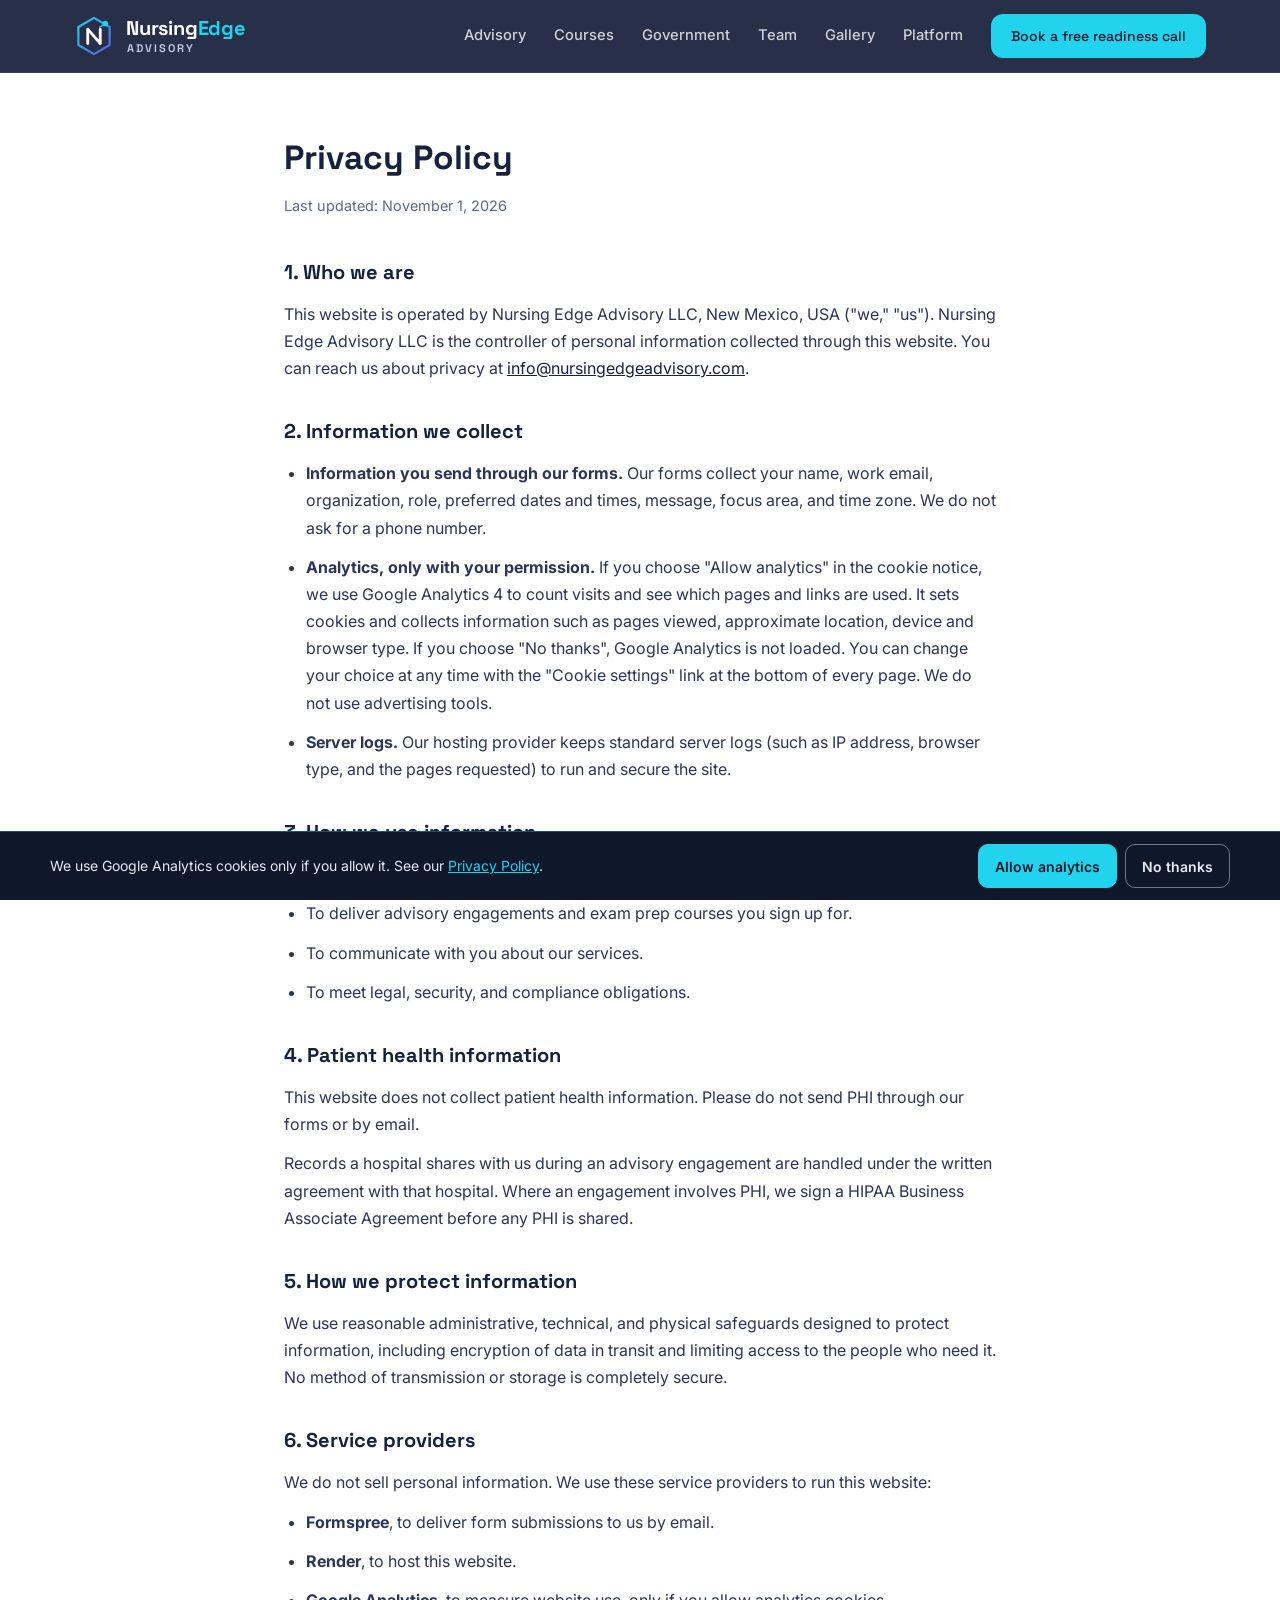
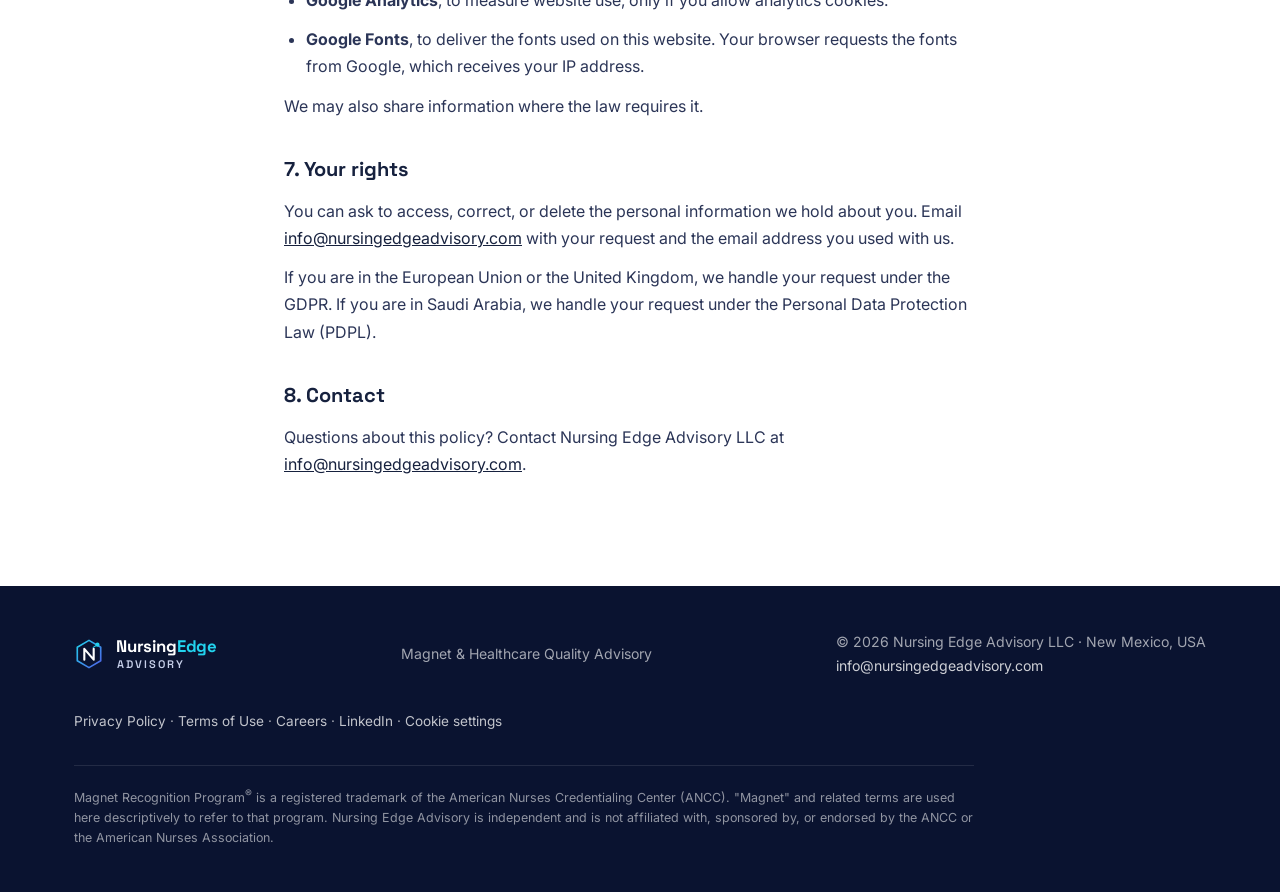
<file: privacy.html>
<!DOCTYPE html>
<html lang="en">
<head>
<meta charset="UTF-8">
<meta name="viewport" content="width=device-width, initial-scale=1.0">
<title>Nursing Edge Advisory | Privacy Policy</title>
<meta name="description" content="How Nursing Edge Advisory LLC collects, uses, and protects information on this website and in our advisory and course work.">
<link rel="canonical" href="https://nursingedgeadvisory.com/privacy.html">
<link rel="icon" type="image/png" sizes="32x32" href="/favicon-32.png">
<link rel="icon" type="image/png" sizes="16x16" href="/favicon-16.png">
<link rel="apple-touch-icon" sizes="180x180" href="/favicon-180.png">
<!-- Open Graph / Facebook / LinkedIn -->
<meta property="og:type" content="website">
<meta property="og:url" content="https://nursingedgeadvisory.com/privacy.html">
<meta property="og:title" content="Nursing Edge Advisory | Privacy Policy">
<meta property="og:description" content="How Nursing Edge Advisory LLC collects, uses, and protects information on this website and in our advisory and course work.">
<meta property="og:image" content="https://nursingedgeadvisory.com/og-image.png">

<!-- Twitter -->
<meta name="twitter:card" content="summary_large_image">
<meta name="twitter:title" content="Nursing Edge Advisory | Privacy Policy">
<meta name="twitter:description" content="How Nursing Edge Advisory LLC collects, uses, and protects information on this website and in our advisory and course work.">
<meta name="twitter:image" content="https://nursingedgeadvisory.com/og-image.png">

<link rel="preconnect" href="https://fonts.googleapis.com">
<link rel="preconnect" href="https://fonts.gstatic.com" crossorigin>
<link href="https://fonts.googleapis.com/css2?family=Space+Grotesk:wght@400;500;600;700&family=Inter:wght@400;500;600;700&display=swap" rel="stylesheet">
<style>
:root{--navy-900:#0A1330;--navy-800:#101C45;--indigo:#4F5FE8;--indigo-deep:#4338CA;--teal:#22D3EE;--teal-soft:#2DD4BF;--ink:#16213E;--slate:#5A6789;--display:'Space Grotesk',sans-serif;--body:'Inter',sans-serif;}
*{margin:0;padding:0;box-sizing:border-box}
body{font-family:'Inter',sans-serif;color:var(--ink);background:#fff;line-height:1.7;font-size:16px}
.container{max-width:760px;margin:0 auto;padding:0 24px}
main{padding:56px 0 96px}
h1{font-family:'Space Grotesk',sans-serif;font-size:2.1rem;margin-bottom:8px}
.updated{color:var(--slate);font-size:.9rem;margin-bottom:36px}
h2{font-family:'Space Grotesk',sans-serif;font-size:1.25rem;margin:32px 0 12px}
main p,main li{color:#2b3557;margin-bottom:12px}
ul{padding-left:22px;margin-bottom:12px}
main a{color:var(--indigo-deep)}
.notice{background:#FFF7E6;border:1px solid #F5D98B;border-radius:10px;padding:16px 20px;font-size:.9rem;margin-bottom:36px;color:#6b5416}
/* ---------- Site header (shared with the other pages) ---------- */
header{position:sticky;top:0;z-index:50;line-height:1.6;background:rgba(10,19,48,.88);backdrop-filter:blur(12px);border-bottom:1px solid rgba(255,255,255,.08)}
header .container,footer .container{max-width:1180px}
header a,footer a{text-decoration:none}
img,svg{display:block}
.nav{display:flex;align-items:center;justify-content:space-between;gap:40px;height:72px}
.brand{display:flex;align-items:center;gap:12px;color:#fff;text-decoration:none}
.brand-name{font-family:var(--display);font-weight:700;font-size:1.25rem;letter-spacing:-.01em}
.brand-name span{color:var(--teal)}
.brand-lockup{display:flex;flex-direction:column;line-height:1}
.brand-lockup .brand-name{line-height:1.05}
.brand-sub{font-family:var(--display);font-size:11px;font-weight:600;letter-spacing:.18em;text-transform:uppercase;color:#C7D0EA;margin-top:4px;padding-left:1px}
.nav-links{display:flex;gap:28px;align-items:center}
.nav-links a{color:rgba(255,255,255,.78);font-size:.92rem;font-weight:500;white-space:nowrap;transition:color .2s}
.nav-links a:hover{color:var(--teal)}
.btn{display:inline-flex;align-items:center;justify-content:center;gap:8px;font-family:var(--display);font-weight:600;font-size:.95rem;padding:13px 26px;border-radius:12px;transition:transform .18s ease,box-shadow .18s ease;cursor:pointer;border:none}
.nav-links a.btn-primary,.btn-primary{background:linear-gradient(120deg,var(--indigo) 0%,var(--indigo-deep) 100%);color:#fff;box-shadow:0 8px 24px rgba(79,95,232,.35)}
.btn-primary:hover{transform:translateY(-2px);box-shadow:0 12px 30px rgba(79,95,232,.45)}
.nav .btn{padding:10px 20px;font-size:.88rem;white-space:nowrap}
.nav-toggle{display:none;flex-direction:column;justify-content:center;gap:5px;background:none;border:none;cursor:pointer;padding:8px;z-index:60}
.nav-toggle span{width:22px;height:2px;background:#fff;border-radius:2px;transition:transform .25s ease,opacity .25s ease}
.nav-toggle.active span:nth-child(1){transform:translateY(7px) rotate(45deg)}
.nav-toggle.active span:nth-child(2){opacity:0}
.nav-toggle.active span:nth-child(3){transform:translateY(-7px) rotate(-45deg)}
:focus-visible{outline:3px solid var(--teal);outline-offset:3px;border-radius:6px}

/* ---------- Footer ---------- */
footer{background:var(--navy-900);color:rgba(255,255,255,.62);padding:44px 0;font-size:.88rem}
.foot{display:flex;justify-content:space-between;align-items:center;gap:20px;flex-wrap:wrap}
.foot .brand-name{font-size:1.05rem}
.foot-links{margin-top:20px;font-size:.85rem}
.foot-links a{color:rgba(255,255,255,.75)}
.foot-links a:hover{color:var(--teal)}
.trademark-note{font-size:.78rem;line-height:1.6;color:rgba(255,255,255,.55);max-width:900px;margin:20px 0 0;padding-top:20px;border-top:1px solid rgba(255,255,255,.1)}

/* ---------- Mobile menu (switches at 1100px) ---------- */
@media (max-width:1100px){
  .nav-toggle{display:flex}
  .nav-links{
    position:fixed;top:72px;left:0;right:0;height:calc(100vh - 72px);z-index:60;
    background:#0A1330;
    flex-direction:column;align-items:flex-start;padding:28px 24px;gap:6px;
    overflow-y:auto;opacity:0;transform:translateY(-16px);pointer-events:none;visibility:hidden;
    transition:opacity .25s ease,transform .25s ease,visibility 0s linear .25s;
  }
  .nav-links.open{opacity:1;transform:translateY(0);pointer-events:auto;visibility:visible;transition:opacity .25s ease,transform .25s ease,visibility 0s linear 0s}
  .nav-links a{font-size:1.08rem;padding:10px 0;width:100%}
  .nav-links .btn{width:100%;justify-content:center;margin-top:14px}
}

/* ---------- Accessibility helpers ---------- */
.skip-link{position:absolute;left:16px;top:-100px;z-index:200;background:#fff;color:#16213E;font-family:var(--display);font-weight:600;font-size:.92rem;padding:10px 18px;border-radius:10px;box-shadow:0 8px 24px rgba(0,0,0,.25);text-decoration:none}
.skip-link:focus{top:12px}
.sr-only{position:absolute!important;width:1px;height:1px;padding:0;margin:-1px;overflow:hidden;clip:rect(0,0,0,0);white-space:nowrap;border:0}
/* Footer contact line */
.foot-copy a{color:rgba(255,255,255,.8);text-decoration:none}
.foot-copy a:hover{color:var(--teal)}
</style>
<link rel="stylesheet" href="/site.css">
</head>
<body>
<a class="skip-link" href="#main">Skip to content</a>

<svg width="0" height="0" style="position:absolute" aria-hidden="true">
  <defs>
    <linearGradient id="lgLogo" x1="0" y1="0" x2="1" y2="1">
      <stop offset="0" stop-color="#22D3EE"/><stop offset="1" stop-color="#4F5FE8"/>
    </linearGradient>
    <symbol id="ne-logo" viewBox="0 0 64 64">
      <path d="M32 3 L57 17.5 V46.5 L32 61 L7 46.5 V17.5 Z" fill="none" stroke="url(#lgLogo)" stroke-width="3.5" stroke-linejoin="round"/>
      <path d="M22 44 V21 L42 44 V21" fill="none" stroke="#FFFFFF" stroke-width="4.5" stroke-linecap="round" stroke-linejoin="round"/>
      <circle cx="50" cy="12" r="4.5" fill="#22D3EE"/>
      <line x1="46.5" y1="14.5" x2="41" y2="18" stroke="#22D3EE" stroke-width="2.2" stroke-linecap="round"/>
    </symbol>
  </defs>
</svg>

<header>
  <div class="container nav">
    <a class="brand" href="/" aria-label="Nursing Edge Advisory home">
      <svg width="40" height="40" role="img" aria-label="NursingEdge logo"><use href="#ne-logo"/></svg>
      <span class="brand-lockup"><span class="brand-name">Nursing<span>Edge</span></span><span class="brand-sub">Advisory</span></span>
    </a>
    <button class="nav-toggle" id="navToggle" aria-label="Toggle navigation menu" aria-expanded="false" aria-controls="mainNav">
      <span></span><span></span><span></span>
    </button>
    <nav class="nav-links" id="mainNav" aria-label="Main navigation">
      <a href="index.html#advisory">Advisory</a>
      <a href="/courses.html">Courses</a>
      <a href="/government.html">Government</a>
      <a href="/team.html">Team</a>
      <a href="/gallery.html">Gallery</a>
      <a href="https://platform.nursingedgeadvisory.com" target="_blank" rel="noopener" aria-label="Platform (opens in new tab)">Platform</a>
      <a class="btn btn-primary" href="/schedule.html">Book a free readiness call</a>
    </nav>
  </div>
</header>
<main id="main">
<div class="container">
<h1>Privacy Policy</h1>
<p class="updated">Last updated: November 1, 2026</p>

<h2>1. Who we are</h2>
<p>This website is operated by Nursing Edge Advisory LLC, New Mexico, USA ("we," "us"). Nursing Edge Advisory LLC is the controller of personal information collected through this website. You can reach us about privacy at <a href="mailto:info@nursingedgeadvisory.com">info@nursingedgeadvisory.com</a>.</p>

<h2>2. Information we collect</h2>
<ul>
<li><strong>Information you send through our forms.</strong> Our forms collect your name, work email, organization, role, preferred dates and times, message, focus area, and time zone. We do not ask for a phone number.</li>
<li><strong>Analytics, only with your permission.</strong> If you choose "Allow analytics" in the cookie notice, we use Google Analytics 4 to count visits and see which pages and links are used. It sets cookies and collects information such as pages viewed, approximate location, device and browser type. If you choose "No thanks", Google Analytics is not loaded. You can change your choice at any time with the "Cookie settings" link at the bottom of every page. We do not use advertising tools.</li>
<li><strong>Server logs.</strong> Our hosting provider keeps standard server logs (such as IP address, browser type, and the pages requested) to run and secure the site.</li>
</ul>

<h2>3. How we use information</h2>
<ul>
<li>To respond to readiness call requests and other inquiries.</li>
<li>To deliver advisory engagements and exam prep courses you sign up for.</li>
<li>To communicate with you about our services.</li>
<li>To meet legal, security, and compliance obligations.</li>
</ul>

<h2>4. Patient health information</h2>
<p>This website does not collect patient health information. Please do not send PHI through our forms or by email.</p>
<p>Records a hospital shares with us during an advisory engagement are handled under the written agreement with that hospital. Where an engagement involves PHI, we sign a HIPAA Business Associate Agreement before any PHI is shared.</p>

<h2>5. How we protect information</h2>
<p>We use reasonable administrative, technical, and physical safeguards designed to protect information, including encryption of data in transit and limiting access to the people who need it. No method of transmission or storage is completely secure.</p>

<h2>6. Service providers</h2>
<p>We do not sell personal information. We use these service providers to run this website:</p>
<ul>
<li><strong>Formspree</strong>, to deliver form submissions to us by email.</li>
<li><strong>Render</strong>, to host this website.</li>
<li><strong>Google Analytics</strong>, to measure website use, only if you allow analytics cookies.</li>
<li><strong>Google Fonts</strong>, to deliver the fonts used on this website. Your browser requests the fonts from Google, which receives your IP address.</li>
</ul>
<p>We may also share information where the law requires it.</p>

<h2>7. Your rights</h2>
<p>You can ask to access, correct, or delete the personal information we hold about you. Email <a href="mailto:info@nursingedgeadvisory.com">info@nursingedgeadvisory.com</a> with your request and the email address you used with us.</p>
<p>If you are in the European Union or the United Kingdom, we handle your request under the GDPR. If you are in Saudi Arabia, we handle your request under the Personal Data Protection Law (PDPL).</p>

<h2>8. Contact</h2>
<p>Questions about this policy? Contact Nursing Edge Advisory LLC at <a href="mailto:info@nursingedgeadvisory.com">info@nursingedgeadvisory.com</a>.</p>

</div>
</main>
<footer>
  <div class="container">
    <div class="foot">
      <a class="brand" href="/">
        <svg width="30" height="30" aria-hidden="true" focusable="false"><use href="#ne-logo"/></svg>
        <span class="brand-lockup"><span class="brand-name">Nursing<span>Edge</span></span><span class="brand-sub">Advisory</span></span>
      </a>
      <div>Magnet &amp; Healthcare Quality Advisory</div>
      <div class="foot-copy">&copy; 2026 Nursing Edge Advisory LLC &middot; New Mexico, USA<br><a href="mailto:info@nursingedgeadvisory.com">info@nursingedgeadvisory.com</a></div>
    </div>
    <div class="foot-links"><a href="/privacy.html">Privacy Policy</a><span aria-hidden="true"> &middot; </span><a href="/terms.html">Terms of Use</a><span aria-hidden="true"> &middot; </span><a href="/careers.html">Careers</a><span aria-hidden="true"> &middot; </span><a href="https://www.linkedin.com/company/nursingedgeadvisory" rel="noopener">LinkedIn</a><span aria-hidden="true"> &middot; </span><a href="#" data-cookie-settings>Cookie settings</a></div>
    <p class="trademark-note">Magnet Recognition Program<sup>&reg;</sup> is a registered trademark of the American Nurses Credentialing Center (ANCC). &quot;Magnet&quot; and related terms are used here descriptively to refer to that program. Nursing Edge Advisory is independent and is not affiliated with, sponsored by, or endorsed by the ANCC or the American Nurses Association.</p>
  </div>
</footer>

<script>
(function(){
  var toggle = document.getElementById('navToggle');
  var nav = document.getElementById('mainNav');
  if(!toggle || !nav) return;
  function closeNav(){
    nav.classList.remove('open');
    toggle.classList.remove('active');
    toggle.setAttribute('aria-expanded','false');
  }
  toggle.addEventListener('click', function(){
    var isOpen = nav.classList.toggle('open');
    toggle.classList.toggle('active', isOpen);
    toggle.setAttribute('aria-expanded', String(isOpen));
  });
  nav.querySelectorAll('a').forEach(function(a){ a.addEventListener('click', closeNav); });
  nav.addEventListener('focusout', function(e){ if(nav.classList.contains('open') && e.relatedTarget && !nav.contains(e.relatedTarget) && e.relatedTarget !== toggle) closeNav(); });
  toggle.addEventListener('focusout', function(e){ if(nav.classList.contains('open') && e.relatedTarget && !nav.contains(e.relatedTarget)) closeNav(); });
  document.addEventListener('keydown', function(e){ if(e.key === 'Escape' && nav.classList.contains('open')){ closeNav(); toggle.focus(); } });
})();
</script>
<script src="/analytics.js" defer></script>
</body>
</html>
</file>
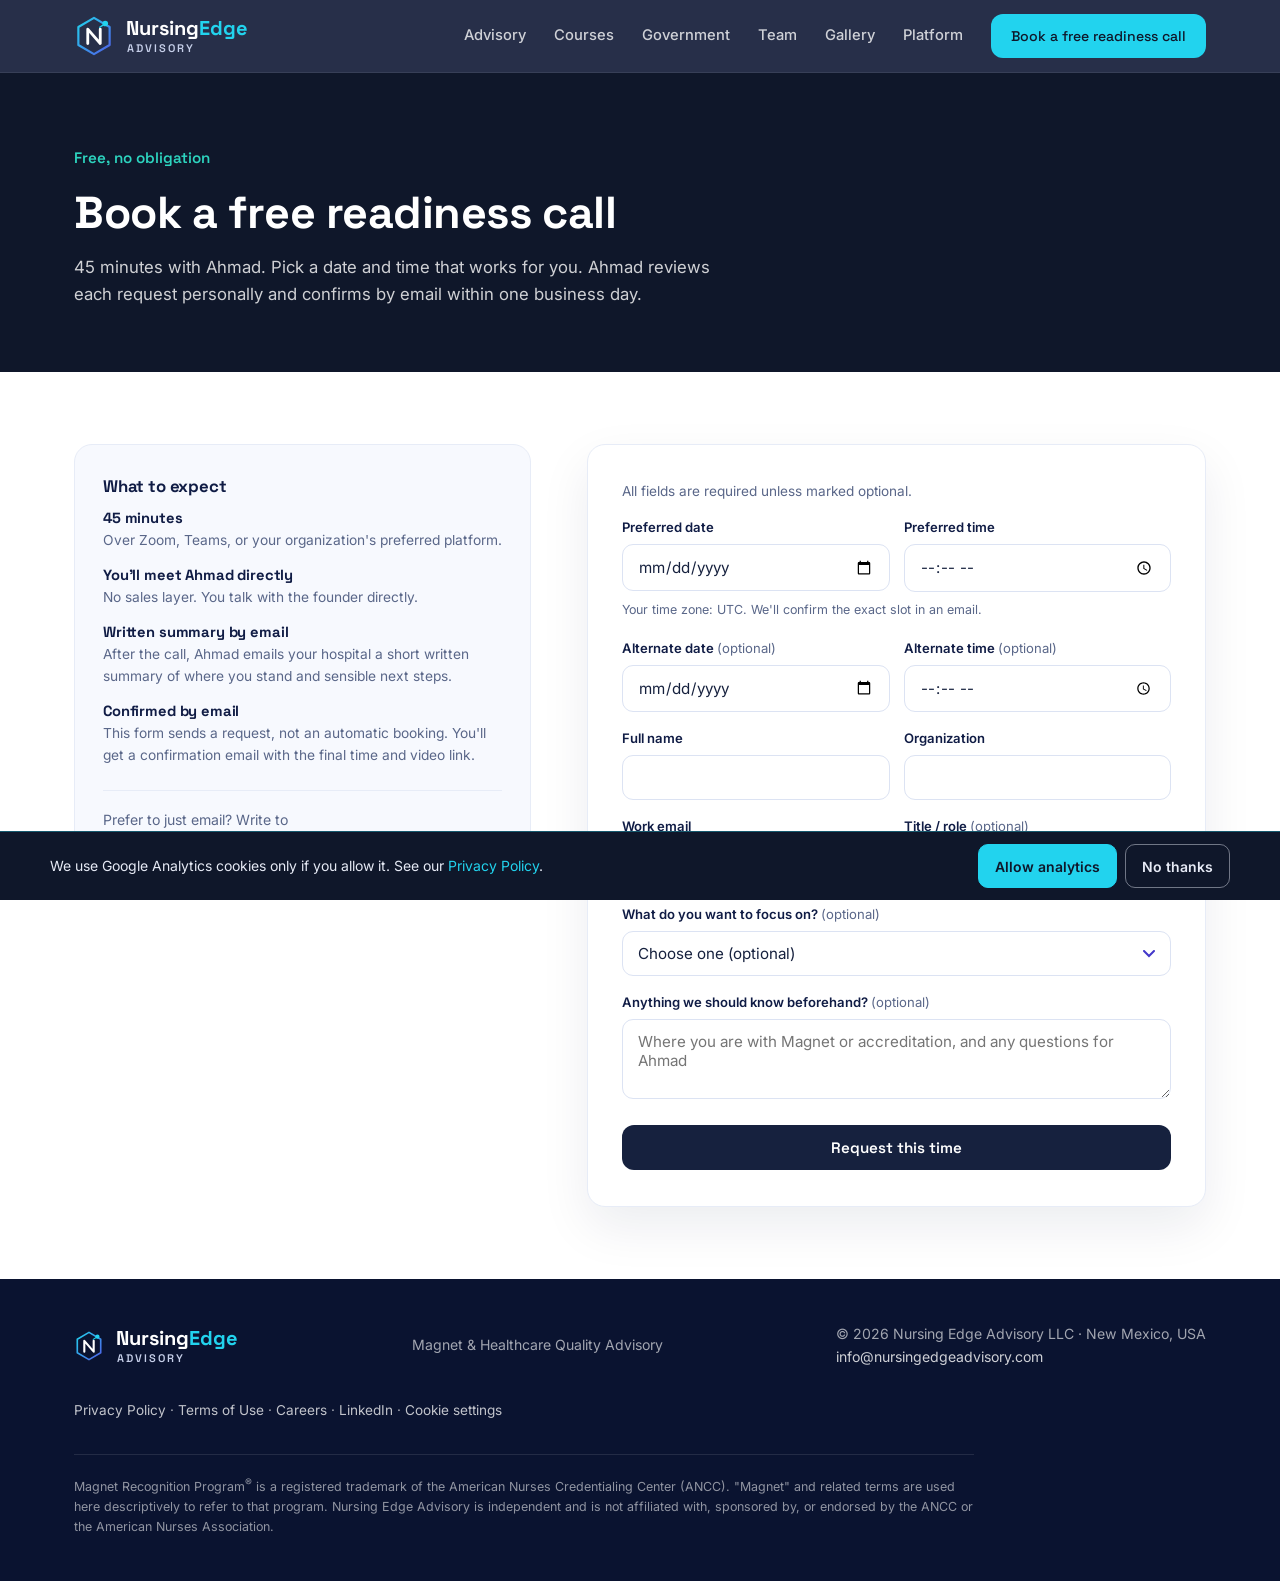
<file: schedule.html>
<!DOCTYPE html>
<html lang="en">
<head>
<meta charset="UTF-8">
<meta name="viewport" content="width=device-width, initial-scale=1.0">
<title>Book a Free 45-Minute Readiness Call | Nursing Edge Advisory</title>
<meta name="description" content="Book a free 45-minute readiness call with Ahmad Abu Jaber, founder of Nursing Edge Advisory. Get a short written summary by email afterward.">
<link rel="canonical" href="https://nursingedgeadvisory.com/schedule.html">
<!-- Open Graph / Facebook / LinkedIn -->
<meta property="og:type" content="website">
<meta property="og:url" content="https://nursingedgeadvisory.com/schedule.html">
<meta property="og:title" content="Nursing Edge Advisory | Book a free readiness call">
<meta property="og:description" content="Book a free 45-minute readiness call with Ahmad Abu Jaber, founder of Nursing Edge Advisory. Get a short written summary by email afterward.">
<meta property="og:image" content="https://nursingedgeadvisory.com/og-image.png">

<!-- Twitter -->
<meta name="twitter:card" content="summary_large_image">
<meta name="twitter:title" content="Nursing Edge Advisory | Book a free readiness call">
<meta name="twitter:description" content="Book a free 45-minute readiness call with Ahmad Abu Jaber, founder of Nursing Edge Advisory. Get a short written summary by email afterward.">
<meta name="twitter:image" content="https://nursingedgeadvisory.com/og-image.png">

<link rel="icon" type="image/png" sizes="32x32" href="/favicon-32.png">
<link rel="icon" type="image/png" sizes="16x16" href="/favicon-16.png">
<link rel="apple-touch-icon" sizes="180x180" href="/favicon-180.png">
<link rel="preconnect" href="https://fonts.googleapis.com">
<link rel="preconnect" href="https://fonts.gstatic.com" crossorigin>
<link href="https://fonts.googleapis.com/css2?family=Space+Grotesk:wght@400;500;600;700&family=Inter:wght@400;500;600;700&display=swap" rel="stylesheet">
<style>
:root{
  --navy-900:#0A1330; --navy-800:#101C45; --navy-700:#182658;
  --indigo:#4F5FE8; --indigo-deep:#4338CA; --teal:#22D3EE; --teal-soft:#2DD4BF;
  --white:#FFFFFF; --card:#F7F9FE; --ink:#16213E; --slate:#5A6789;
  --radius:18px; --display:'Space Grotesk',sans-serif; --body:'Inter',sans-serif;
}
*{margin:0;padding:0;box-sizing:border-box}
html{scroll-behavior:smooth}
body{font-family:var(--body);color:var(--ink);background:var(--white);line-height:1.6;font-size:16px}
img,svg{display:block}
a{text-decoration:none;color:inherit}
a:hover{color:var(--indigo-deep)}
.container{max-width:1180px;margin:0 auto;padding:0 24px}
h1,h2,h3{font-family:var(--display);line-height:1.15;letter-spacing:-.01em}
.eyebrow{font-family:var(--display);font-size:.8rem;font-weight:600;letter-spacing:.18em;text-transform:uppercase;color:var(--teal-soft)}
.eyebrow.dark{color:var(--indigo-deep)}
:focus-visible{outline:3px solid var(--teal);outline-offset:3px;border-radius:6px}

header{position:sticky;top:0;z-index:50;background:rgba(10,19,48,.88);backdrop-filter:blur(12px);border-bottom:1px solid rgba(255,255,255,.08)}
.nav{display:flex;align-items:center;justify-content:space-between;gap:40px;height:72px}
.brand{display:flex;align-items:center;gap:12px;color:#fff}
.brand-name{font-family:var(--display);font-weight:700;font-size:1.25rem}
.brand-name span{color:var(--teal)}
.brand-lockup{display:flex;flex-direction:column;line-height:1}
.brand-lockup .brand-name{line-height:1.05}
.brand-sub{font-family:var(--display);font-size:11px;font-weight:600;letter-spacing:.18em;text-transform:uppercase;color:#C7D0EA;margin-top:4px;padding-left:1px}
.nav-links{display:flex;gap:28px;align-items:center}
.nav-links a{color:rgba(255,255,255,.78);font-size:.92rem;font-weight:500;white-space:nowrap;transition:color .2s}
.nav-links a:hover{color:var(--teal)}
.btn{display:inline-flex;align-items:center;justify-content:center;gap:8px;font-family:var(--display);font-weight:600;font-size:.95rem;padding:13px 26px;border-radius:12px;transition:transform .18s ease,box-shadow .18s ease;cursor:pointer;border:none}
.btn-primary{background:linear-gradient(120deg,var(--indigo) 0%,var(--indigo-deep) 100%);color:#fff;box-shadow:0 8px 24px rgba(79,95,232,.35)}
.btn-primary:hover{transform:translateY(-2px);box-shadow:0 12px 30px rgba(79,95,232,.45);color:#fff}
.btn-primary:disabled{opacity:.6;cursor:default;transform:none}
.nav .btn{padding:10px 20px;font-size:.88rem;white-space:nowrap}
.nav-toggle{display:none;flex-direction:column;justify-content:center;gap:5px;background:none;border:none;cursor:pointer;padding:8px;z-index:60}
.nav-toggle span{width:22px;height:2px;background:#fff;border-radius:2px;transition:transform .25s ease,opacity .25s ease}
.nav-toggle.active span:nth-child(1){transform:translateY(7px) rotate(45deg)}
.nav-toggle.active span:nth-child(2){opacity:0}
.nav-toggle.active span:nth-child(3){transform:translateY(-7px) rotate(-45deg)}

.page-hero{background:linear-gradient(160deg,var(--navy-900) 0%,var(--navy-800) 100%);color:#fff;padding:72px 0 64px;position:relative;overflow:hidden}
.page-hero::before{content:"";position:absolute;inset:0;background:radial-gradient(600px 380px at 85% 20%,rgba(79,95,232,.28),transparent 62%)}
.page-hero .container{position:relative}
.page-hero h1{font-size:clamp(2rem,4vw,2.8rem);margin:16px 0 16px}
.page-hero p{color:rgba(255,255,255,.8);max-width:60ch;font-size:1.05rem}

section{padding:72px 0}
.schedule-grid{display:grid;grid-template-columns:.85fr 1.15fr;gap:56px;align-items:start}

.info-card{background:var(--card);border:1px solid #E7ECF7;border-radius:var(--radius);padding:32px 28px}
.info-card h2{font-size:1.05rem;margin-bottom:14px;color:var(--navy-800)}
.info-list{display:grid;gap:16px;margin-bottom:24px}
.info-item{display:flex;gap:14px;align-items:flex-start}
.info-item .ic{flex:none;width:32px;height:32px;border-radius:9px;background:rgba(79,95,232,.1);display:flex;align-items:center;justify-content:center}
.info-item h3{font-size:.92rem;margin-bottom:2px;color:var(--navy-800)}
.info-item p{font-size:.86rem;color:var(--slate)}
.info-card .alt{font-size:.88rem;color:var(--slate);padding-top:18px;border-top:1px solid #E7ECF7}
.info-card .alt a{color:var(--indigo-deep);text-decoration:underline}

.book-card{background:#fff;border:1px solid #E7ECF7;border-radius:var(--radius);padding:36px 34px;box-shadow:0 20px 50px rgba(16,28,69,.08)}

.book-form .field-label{display:block;padding:0;font-size:.82rem;font-weight:600;color:var(--navy-800);margin-bottom:6px}
.form-row{display:flex;gap:14px;margin-bottom:16px}
.form-row .field{flex:1}
.req-note{font-size:.85rem;color:var(--slate);margin:0 0 14px}
.field-err{color:#b4413a;font-size:.85rem;margin:6px 0 0}
.book-form [aria-invalid="true"]{border-color:#b4413a}
.book-form input,.book-form textarea,.book-form select{width:100%;padding:12px 15px;border-radius:11px;border:1.5px solid #DCE3F3;background:#fff;color:var(--ink);font-family:var(--body);font-size:.95rem}
.book-form select{appearance:none;-webkit-appearance:none;background-image:url("data:image/svg+xml,%3Csvg xmlns='http://www.w3.org/2000/svg' width='12' height='8'%3E%3Cpath d='M1 1l5 5 5-5' fill='none' stroke='%234338CA' stroke-width='2' stroke-linecap='round'/%3E%3C/svg%3E");background-repeat:no-repeat;background-position:right 15px center;padding-right:40px;cursor:pointer}
.book-form input:focus,.book-form textarea:focus,.book-form select:focus{outline:2px solid #16213e;outline-offset:1px;border-color:#16213e}
.book-form textarea{min-height:80px;resize:vertical;margin-bottom:18px}
.book-form .btn-primary{width:100%}
.tz-note{font-size:.78rem;color:var(--slate);margin:-8px 0 18px}

.form-success{text-align:center;background:rgba(34,211,238,.08);border:1px solid rgba(34,211,238,.3);border-radius:14px;padding:32px 24px}
.form-success h2{font-family:var(--display);font-size:1.15rem;margin-bottom:8px;color:var(--navy-800)}
.form-success p{color:var(--slate);font-size:.95rem;margin:0}
.form-error{background:rgba(239,96,96,.08);border:1px solid rgba(239,96,96,.35);border-radius:12px;padding:14px 18px;font-size:.88rem;color:#8a2e2e;margin-bottom:18px}

footer{background:var(--navy-900);color:rgba(255,255,255,.62);padding:44px 0;font-size:.88rem}
.foot{display:flex;justify-content:space-between;align-items:center;gap:20px;flex-wrap:wrap}
.foot-links{margin:20px 0 12px;font-size:.85rem}
.foot-links a{color:rgba(255,255,255,.75)}
.foot-links a:hover{color:var(--teal)}
.trademark-note{font-size:.78rem;line-height:1.6;color:rgba(255,255,255,.55);max-width:900px;margin-top:20px;padding-top:20px;border-top:1px solid rgba(255,255,255,.1)}

@media (max-width:960px){
  .schedule-grid{grid-template-columns:1fr}
}
@media (max-width:560px){.form-row{flex-direction:column;gap:0}.page-hero{padding:56px 0 48px}.book-card{padding:26px 22px}}

/* ---------- Mobile menu (switches at 1100px) ---------- */
@media (max-width:1100px){
  .nav-toggle{display:flex}
  .nav-links{
    position:fixed;top:72px;left:0;right:0;height:calc(100vh - 72px);z-index:60;
    background:#0A1330;
    flex-direction:column;align-items:flex-start;padding:28px 24px;gap:6px;
    overflow-y:auto;opacity:0;transform:translateY(-16px);pointer-events:none;visibility:hidden;
    transition:opacity .25s ease,transform .25s ease,visibility 0s linear .25s;
  }
  .nav-links.open{opacity:1;transform:translateY(0);pointer-events:auto;visibility:visible;transition:opacity .25s ease,transform .25s ease,visibility 0s linear 0s}
  .nav-links a{font-size:1.08rem;padding:10px 0;width:100%}
  .nav-links .btn{width:100%;justify-content:center;margin-top:14px}
}

/* ---------- Accessibility helpers ---------- */
.skip-link{position:absolute;left:16px;top:-100px;z-index:200;background:#fff;color:#16213E;font-family:var(--display);font-weight:600;font-size:.92rem;padding:10px 18px;border-radius:10px;box-shadow:0 8px 24px rgba(0,0,0,.25);text-decoration:none}
.skip-link:focus{top:12px}
.sr-only{position:absolute!important;width:1px;height:1px;padding:0;margin:-1px;overflow:hidden;clip:rect(0,0,0,0);white-space:nowrap;border:0}
/* Footer contact line */
.foot-copy a{color:rgba(255,255,255,.8);text-decoration:none}
.foot-copy a:hover{color:var(--teal)}
</style>
<link rel="stylesheet" href="/site.css">
</head>
<body>
<a class="skip-link" href="#main">Skip to content</a>

<svg width="0" height="0" style="position:absolute" aria-hidden="true">
  <defs>
    <linearGradient id="lgLogo" x1="0" y1="0" x2="1" y2="1">
      <stop offset="0" stop-color="#22D3EE"/><stop offset="1" stop-color="#4F5FE8"/>
    </linearGradient>
    <symbol id="ne-logo" viewBox="0 0 64 64">
      <path d="M32 3 L57 17.5 V46.5 L32 61 L7 46.5 V17.5 Z" fill="none" stroke="url(#lgLogo)" stroke-width="3.5" stroke-linejoin="round"/>
      <path d="M22 44 V21 L42 44 V21" fill="none" stroke="#FFFFFF" stroke-width="4.5" stroke-linecap="round" stroke-linejoin="round"/>
      <circle cx="50" cy="12" r="4.5" fill="#22D3EE"/>
      <line x1="46.5" y1="14.5" x2="41" y2="18" stroke="#22D3EE" stroke-width="2.2" stroke-linecap="round"/>
    </symbol>
  </defs>
</svg>

<header>
  <div class="container nav">
    <a class="brand" href="/" aria-label="Nursing Edge Advisory home">
      <svg width="40" height="40" role="img" aria-label="NursingEdge logo"><use href="#ne-logo"/></svg>
      <span class="brand-lockup"><span class="brand-name">Nursing<span>Edge</span></span><span class="brand-sub">Advisory</span></span>
    </a>
    <button class="nav-toggle" id="navToggle" aria-label="Toggle navigation menu" aria-expanded="false" aria-controls="mainNav">
      <span></span><span></span><span></span>
    </button>
    <nav class="nav-links" id="mainNav" aria-label="Main navigation">
      <a href="index.html#advisory">Advisory</a>
      <a href="/courses.html">Courses</a>
      <a href="/government.html">Government</a>
      <a href="/team.html">Team</a>
      <a href="/gallery.html">Gallery</a>
      <a href="https://platform.nursingedgeadvisory.com" target="_blank" rel="noopener" aria-label="Platform (opens in new tab)">Platform</a>
      <a class="btn btn-primary" href="/schedule.html">Book a free readiness call</a>
    </nav>
  </div>
</header>

<main id="main">

<div class="page-hero">
  <div class="container">
    <span class="eyebrow">Free, no obligation</span>
    <h1>Book a free readiness call</h1>
    <p>45 minutes with Ahmad. Pick a date and time that works for you. Ahmad reviews each request personally and confirms by email within one business day.</p>
  </div>
</div>

<section>
  <div class="container schedule-grid">

    <div class="info-card">
      <h2>What to expect</h2>
      <div class="info-list">
        <div class="info-item">
          <span class="ic"><svg width="16" height="16" viewBox="0 0 24 24" fill="none" aria-hidden="true"><circle cx="12" cy="12" r="9" stroke="#4F5FE8" stroke-width="1.8"/><path d="M12 7v5l3.5 2" stroke="#4F5FE8" stroke-width="1.8" stroke-linecap="round"/></svg></span>
          <div><h3>45 minutes</h3><p>Over Zoom, Teams, or your organization's preferred platform.</p></div>
        </div>
        <div class="info-item">
          <span class="ic"><svg width="16" height="16" viewBox="0 0 24 24" fill="none" aria-hidden="true"><path d="M4 20c0-3.3 3.6-6 8-6s8 2.7 8 6" stroke="#4F5FE8" stroke-width="1.8" stroke-linecap="round"/><circle cx="12" cy="8" r="4" stroke="#4F5FE8" stroke-width="1.8"/></svg></span>
          <div><h3>You'll meet Ahmad directly</h3><p>No sales layer. You talk with the founder directly.</p></div>
        </div>
        <div class="info-item">
          <span class="ic"><svg width="16" height="16" viewBox="0 0 24 24" fill="none" aria-hidden="true"><rect x="5" y="3" width="14" height="18" rx="2" stroke="#4F5FE8" stroke-width="1.8"/><path d="M9 8 H15 M9 12 H15 M9 16 H12" stroke="#4F5FE8" stroke-width="1.8" stroke-linecap="round"/></svg></span>
          <div><h3>Written summary by email</h3><p>After the call, Ahmad emails your hospital a short written summary of where you stand and sensible next steps.</p></div>
        </div>
        <div class="info-item">
          <span class="ic"><svg width="16" height="16" viewBox="0 0 24 24" fill="none" aria-hidden="true"><path d="M4 10.5 L8.5 15 L20 3.5" stroke="#4F5FE8" stroke-width="1.8" stroke-linecap="round" stroke-linejoin="round"/></svg></span>
          <div><h3>Confirmed by email</h3><p>This form sends a request, not an automatic booking. You'll get a confirmation email with the final time and video link.</p></div>
        </div>
      </div>
      <p class="alt">Prefer to just email? Write to <a href="mailto:info@nursingedgeadvisory.com?subject=Free%20readiness%20call%20request">info@nursingedgeadvisory.com</a>.</p>
    </div>

    <div class="book-card">
      <p class="form-error" id="formError" role="alert" hidden>Something went wrong sending your request. Please try again, or email us directly.</p>

      <h2 class="sr-only">Request a time</h2>
      <form class="book-form" id="scheduleForm" action="https://formspree.io/f/xykqvpgg" method="POST" novalidate>
        <p class="req-note">All fields are required unless marked optional.</p>
        <input type="hidden" name="reason" value="readiness-call">

        <div class="form-row">
          <div class="field">
            <label class="field-label" for="prefDate">Preferred date</label>
            <input type="date" id="prefDate" name="preferred_date" aria-describedby="prefDate-err" required>
            <p class="field-err" id="prefDate-err" hidden></p>
          </div>
          <div class="field">
            <label class="field-label" for="prefTime">Preferred time</label>
            <input type="time" id="prefTime" name="preferred_time" aria-describedby="tzNote prefTime-err" required>
            <p class="field-err" id="prefTime-err" hidden></p>
          </div>
        </div>
        <p class="tz-note" id="tzNote">Your time zone: <span id="tzLabel">your local time</span>. We'll confirm the exact slot in an email.</p>
        <input type="hidden" name="timezone" id="tz">

        <div class="form-row">
          <div class="field">
            <label class="field-label" for="altDate">Alternate date <span style="font-weight:400;color:var(--slate)">(optional)</span></label>
            <input type="date" id="altDate" name="alternate_date" aria-describedby="altDate-err">
            <p class="field-err" id="altDate-err" hidden></p>
          </div>
          <div class="field">
            <label class="field-label" for="altTime">Alternate time <span style="font-weight:400;color:var(--slate)">(optional)</span></label>
            <input type="time" id="altTime" name="alternate_time">
          </div>
        </div>

        <div class="form-row">
          <div class="field">
            <label class="field-label" for="fullName">Full name</label>
            <input type="text" id="fullName" name="name" aria-describedby="fullName-err" autocomplete="name" required>
            <p class="field-err" id="fullName-err" hidden></p>
          </div>
          <div class="field">
            <label class="field-label" for="org">Organization</label>
            <input type="text" id="org" name="organization" aria-describedby="org-err" autocomplete="organization" required>
            <p class="field-err" id="org-err" hidden></p>
          </div>
        </div>
        <div class="form-row">
          <div class="field">
            <label class="field-label" for="email">Work email</label>
            <input type="email" id="email" name="email" aria-describedby="email-err" autocomplete="email" required>
            <p class="field-err" id="email-err" hidden></p>
          </div>
          <div class="field">
            <label class="field-label" for="role">Title / role <span style="font-weight:400;color:var(--slate)">(optional)</span></label>
            <input type="text" id="role" name="title" autocomplete="organization-title">
          </div>
        </div>

        <div class="form-row">
          <div class="field">
            <label class="field-label" for="focus">What do you want to focus on? <span style="font-weight:400;color:var(--slate)">(optional)</span></label>
            <select id="focus" name="focus">
              <option value="">Choose one (optional)</option>
              <option>Magnet designation</option>
              <option>Hospital accreditation</option>
              <option>Professional governance</option>
              <option>Quality and patient safety</option>
              <option>Exam prep (individual)</option>
              <option>Not sure yet</option>
            </select>
          </div>
        </div>

        <label class="field-label" for="notes">Anything we should know beforehand? <span style="font-weight:400;color:var(--slate)">(optional)</span></label>
        <textarea id="notes" name="message" placeholder="Where you are with Magnet or accreditation, and any questions for Ahmad"></textarea>

        <input type="hidden" name="_subject" value="Free readiness call request">
        <input type="text" name="_gotcha" style="display:none" tabindex="-1" autocomplete="off">
        <button type="submit" class="btn btn-primary">Request this time</button>
      </form>

      <div class="form-success" id="formSuccess" role="status" hidden>
        <h2 tabindex="-1">Request sent</h2>
        <p>Thanks. Ahmad will confirm your time by email within one business day.</p>
      </div>
    </div>

  </div>
</section>

</main>

<footer>
  <div class="container">
    <div class="foot">
      <a class="brand" href="/">
        <svg width="30" height="30" aria-hidden="true" focusable="false"><use href="#ne-logo"/></svg>
        <span class="brand-lockup"><span class="brand-name">Nursing<span>Edge</span></span><span class="brand-sub">Advisory</span></span>
      </a>
      <div>Magnet &amp; Healthcare Quality Advisory</div>
      <div class="foot-copy">&copy; 2026 Nursing Edge Advisory LLC &middot; New Mexico, USA<br><a href="mailto:info@nursingedgeadvisory.com">info@nursingedgeadvisory.com</a></div>
    </div>
    <div class="foot-links"><a href="/privacy.html">Privacy Policy</a><span aria-hidden="true"> · </span><a href="/terms.html">Terms of Use</a><span aria-hidden="true"> &middot; </span><a href="/careers.html">Careers</a><span aria-hidden="true"> &middot; </span><a href="https://www.linkedin.com/company/nursingedgeadvisory" rel="noopener">LinkedIn</a><span aria-hidden="true"> &middot; </span><a href="#" data-cookie-settings>Cookie settings</a></div>
    <p class="trademark-note">Magnet Recognition Program<sup>&reg;</sup> is a registered trademark of the American Nurses Credentialing Center (ANCC). &quot;Magnet&quot; and related terms are used here descriptively to refer to that program. Nursing Edge Advisory is independent and is not affiliated with, sponsored by, or endorsed by the ANCC or the American Nurses Association.</p>
  </div>
</footer>

<script>
(function(){
  var toggle = document.getElementById('navToggle');
  var nav = document.getElementById('mainNav');
  if(!toggle || !nav) return;
  function closeNav(){
    nav.classList.remove('open');
    toggle.classList.remove('active');
    toggle.setAttribute('aria-expanded','false');
  }
  toggle.addEventListener('click', function(){
    var isOpen = nav.classList.toggle('open');
    toggle.classList.toggle('active', isOpen);
    toggle.setAttribute('aria-expanded', String(isOpen));
  });
  nav.querySelectorAll('a').forEach(function(a){ a.addEventListener('click', closeNav); });
  nav.addEventListener('focusout', function(e){ if(nav.classList.contains('open') && e.relatedTarget && !nav.contains(e.relatedTarget) && e.relatedTarget !== toggle) closeNav(); });
  toggle.addEventListener('focusout', function(e){ if(nav.classList.contains('open') && e.relatedTarget && !nav.contains(e.relatedTarget)) closeNav(); });
  document.addEventListener('keydown', function(e){ if(e.key === 'Escape' && nav.classList.contains('open')){ closeNav(); toggle.focus(); } });
})();
</script>
<script>
(function(){
  var dateInput = document.getElementById('prefDate');
  var altDateInput = document.getElementById('altDate');
  // The visitor's own calendar date (toISOString would give the UTC date,
  // a day off for Riyadh after midnight or the US in the evening).
  var d = new Date();
  var today = d.getFullYear() + '-' + String(d.getMonth() + 1).padStart(2, '0') + '-' + String(d.getDate()).padStart(2, '0');
  if(dateInput) dateInput.min = today;
  if(altDateInput) altDateInput.min = today;
})();

// Visitor time zone: sent with the request and shown next to the time field
(function(){
  var tz = '';
  try { tz = Intl.DateTimeFormat().resolvedOptions().timeZone || ''; } catch(e) {}
  var field = document.getElementById('tz');
  var label = document.getElementById('tzLabel');
  if(field) field.value = tz;
  if(label && tz) label.textContent = tz;
})();

(function(){
  var form = document.getElementById('scheduleForm');
  var successEl = document.getElementById('formSuccess');
  var errorEl = document.getElementById('formError');
  if(!form || !successEl || !errorEl) return;
  // Inline, announced errors instead of the browser's pop-ups.
  var MESSAGES = {
    prefDate: 'Choose a preferred date, today or later.',
    prefTime: 'Choose a preferred time.',
    fullName: 'Enter your full name.',
    org: 'Enter your organization.',
    email: 'Enter a work email, like name@hospital.org.',
    altDate: 'Choose an alternate date, today or later, or leave it blank.'
  };
  function showError(input, msg){
    var err = document.getElementById(input.id + '-err');
    input.setAttribute('aria-invalid', msg ? 'true' : 'false');
    if(err){ err.textContent = msg || ''; err.hidden = !msg; }
  }
  function validate(){
    var first = null;
    Object.keys(MESSAGES).forEach(function(id){
      var input = document.getElementById(id);
      if(!input) return;
      var bad = !input.checkValidity();
      showError(input, bad ? MESSAGES[id] : '');
      if(bad && !first) first = input;
    });
    return first;
  }
  Object.keys(MESSAGES).forEach(function(id){
    var input = document.getElementById(id);
    if(input) input.addEventListener('blur', function(){
      if(input.getAttribute('aria-invalid') === 'true') showError(input, input.checkValidity() ? '' : MESSAGES[id]);
    });
  });
  form.addEventListener('submit', function(e){
    e.preventDefault();
    errorEl.hidden = true;
    var firstBad = validate();
    if(firstBad){ firstBad.focus(); return; }
    var btn = form.querySelector('button[type="submit"]');
    var originalText = btn.textContent;
    btn.disabled = true;
    btn.textContent = 'Sending...';
    fetch(form.action, {
      method: 'POST',
      body: new FormData(form),
      headers: { 'Accept': 'application/json' }
    }).then(function(res){
      if(res.ok){
        form.hidden = true;
        successEl.hidden = false;
        if (window.neTrack) window.neTrack('generate_lead', {form: 'readiness_call'});
        var heading = successEl.querySelector('h2');
        if(heading) heading.focus();
      } else {
        throw new Error('Form submission failed');
      }
    }).catch(function(){
      errorEl.hidden = false;
      btn.disabled = false;
      btn.textContent = originalText;
      btn.focus();
    });
  });
})();
</script>
<script src="/analytics.js" defer></script>
</body>
</html>
</file>
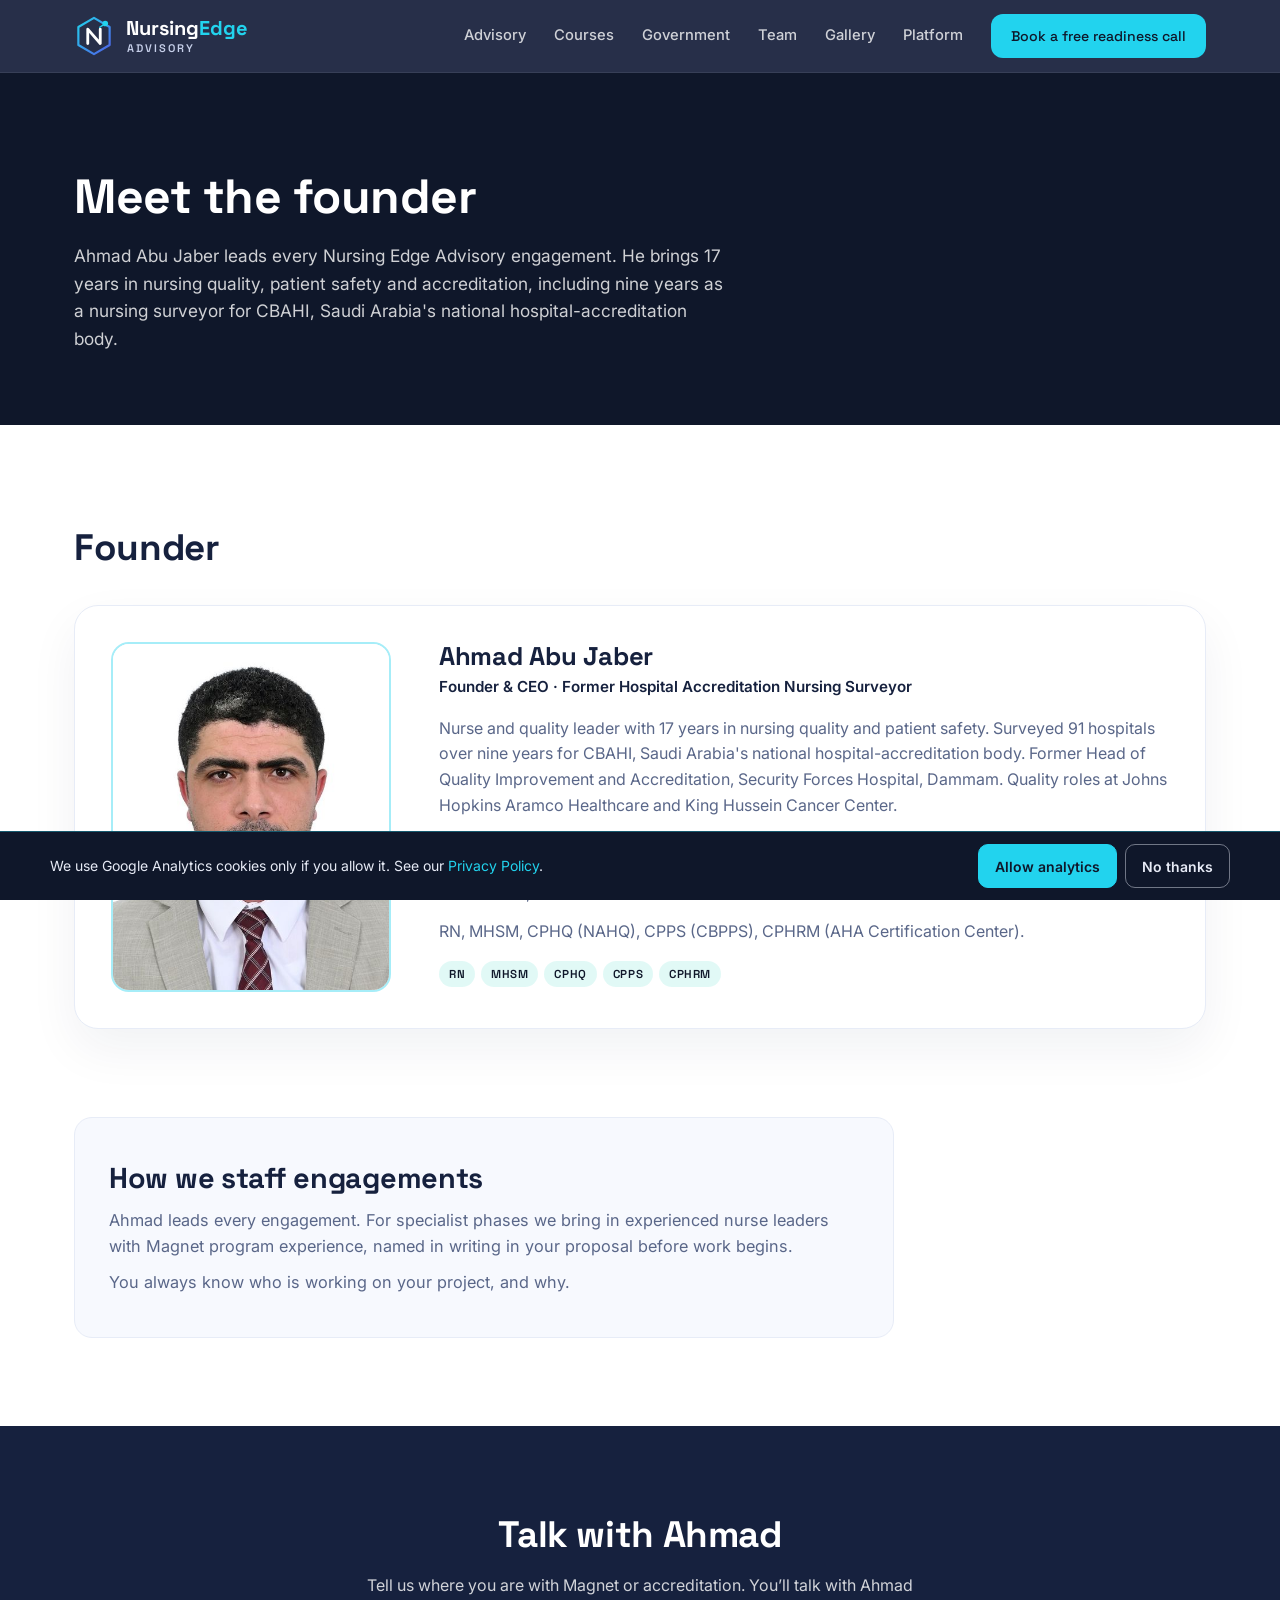
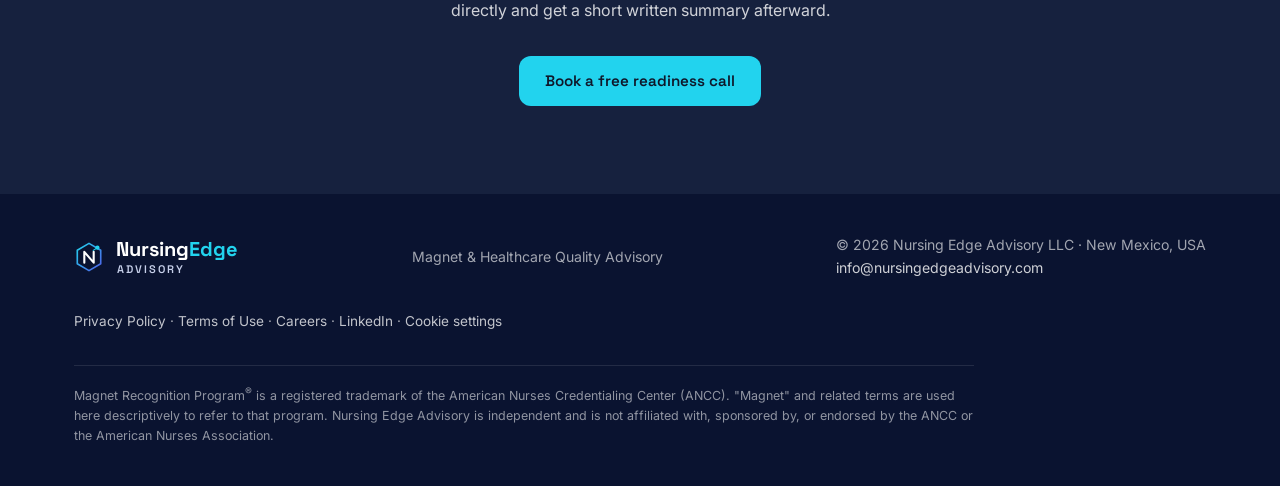
<file: team.html>
<!DOCTYPE html>
<html lang="en">
<head>
<meta charset="UTF-8">
<meta name="viewport" content="width=device-width, initial-scale=1.0">
<title>Ahmad Abu Jaber, Founder and Former Hospital Surveyor | Nursing Edge Advisory</title>
<meta name="description" content="Founder Ahmad Abu Jaber, RN, CPHQ, CPPS, CPHRM: 17 years in nursing quality and nine years as a CBAHI surveyor in Saudi Arabia, across 91 hospitals.">
<link rel="canonical" href="https://nursingedgeadvisory.com/team.html">
<!-- Open Graph / Facebook / LinkedIn -->
<meta property="og:type" content="website">
<meta property="og:url" content="https://nursingedgeadvisory.com/team.html">
<meta property="og:title" content="Nursing Edge Advisory | Our founder and team">
<meta property="og:description" content="Nursing Edge Advisory is led by founder Ahmad Abu Jaber, RN, CPHQ, CPPS, CPHRM: 17 years in nursing quality and nine years as a hospital surveyor for CBAHI, Saudi Arabia's national hospital-accreditation body, across 91 hospitals.">
<meta property="og:image" content="https://nursingedgeadvisory.com/og-image.png">

<!-- Twitter -->
<meta name="twitter:card" content="summary_large_image">
<meta name="twitter:title" content="Nursing Edge Advisory | Our founder and team">
<meta name="twitter:description" content="Nursing Edge Advisory is led by founder Ahmad Abu Jaber, RN, CPHQ, CPPS, CPHRM: 17 years in nursing quality and nine years as a hospital surveyor for CBAHI, Saudi Arabia's national hospital-accreditation body, across 91 hospitals.">
<meta name="twitter:image" content="https://nursingedgeadvisory.com/og-image.png">

<link rel="icon" type="image/png" sizes="32x32" href="/favicon-32.png">
<link rel="icon" type="image/png" sizes="16x16" href="/favicon-16.png">
<link rel="apple-touch-icon" sizes="180x180" href="/favicon-180.png">
<link rel="preconnect" href="https://fonts.googleapis.com">
<link rel="preconnect" href="https://fonts.gstatic.com" crossorigin>
<link href="https://fonts.googleapis.com/css2?family=Space+Grotesk:wght@400;500;600;700&family=Inter:wght@400;500;600;700&display=swap" rel="stylesheet">
<style>
:root{
  --navy-900:#0A1330; --navy-800:#101C45; --navy-700:#182658;
  --indigo:#4F5FE8; --indigo-deep:#4338CA; --teal:#22D3EE; --teal-soft:#2DD4BF;
  --white:#FFFFFF; --card:#F7F9FE; --ink:#16213E; --slate:#5A6789;
  --radius:18px; --display:'Space Grotesk',sans-serif; --body:'Inter',sans-serif;
}
*{margin:0;padding:0;box-sizing:border-box}
html{scroll-behavior:smooth}
body{font-family:var(--body);color:var(--ink);background:var(--white);line-height:1.6;font-size:16px}
img,svg{display:block}
a{text-decoration:none;color:inherit}
.container{max-width:1180px;margin:0 auto;padding:0 24px}
h1,h2,h3{font-family:var(--display);line-height:1.15;letter-spacing:-.01em}
.eyebrow{font-family:var(--display);font-size:.8rem;font-weight:600;letter-spacing:.18em;text-transform:uppercase;color:var(--teal-soft)}
.eyebrow.dark{color:var(--indigo-deep)}
:focus-visible{outline:3px solid var(--teal);outline-offset:3px;border-radius:6px}

header{position:sticky;top:0;z-index:50;background:rgba(10,19,48,.88);backdrop-filter:blur(12px);border-bottom:1px solid rgba(255,255,255,.08)}
.nav{display:flex;align-items:center;justify-content:space-between;gap:40px;height:72px}
.brand{display:flex;align-items:center;gap:12px;color:#fff}
.brand-name{font-family:var(--display);font-weight:700;font-size:1.25rem}
.brand-name span{color:var(--teal)}
.brand-lockup{display:flex;flex-direction:column;line-height:1}
.brand-lockup .brand-name{line-height:1.05}
.brand-sub{font-family:var(--display);font-size:11px;font-weight:600;letter-spacing:.18em;text-transform:uppercase;color:#C7D0EA;margin-top:4px;padding-left:1px}
.nav-links{display:flex;gap:28px;align-items:center}
.nav-links a{color:rgba(255,255,255,.78);font-size:.92rem;font-weight:500;white-space:nowrap;transition:color .2s}
.nav-links a:hover{color:var(--teal)}
.btn{display:inline-flex;align-items:center;justify-content:center;gap:8px;font-family:var(--display);font-weight:600;font-size:.95rem;padding:13px 26px;border-radius:12px;transition:transform .18s ease,box-shadow .18s ease;cursor:pointer;border:none}
.btn-primary{background:linear-gradient(120deg,var(--indigo) 0%,var(--indigo-deep) 100%);color:#fff;box-shadow:0 8px 24px rgba(79,95,232,.35)}
.btn-primary:hover{transform:translateY(-2px);box-shadow:0 12px 30px rgba(79,95,232,.45)}
.nav .btn{padding:10px 20px;font-size:.88rem;white-space:nowrap}
.nav-toggle{display:none;flex-direction:column;justify-content:center;gap:5px;background:none;border:none;cursor:pointer;padding:8px;z-index:60}
.nav-toggle span{width:22px;height:2px;background:#fff;border-radius:2px;transition:transform .25s ease,opacity .25s ease}
.nav-toggle.active span:nth-child(1){transform:translateY(7px) rotate(45deg)}
.nav-toggle.active span:nth-child(2){opacity:0}
.nav-toggle.active span:nth-child(3){transform:translateY(-7px) rotate(-45deg)}

.page-hero{background:linear-gradient(160deg,var(--navy-900) 0%,var(--navy-800) 100%);color:#fff;padding:80px 0 72px;position:relative;overflow:hidden}
.page-hero::before{content:"";position:absolute;inset:0;background:radial-gradient(600px 380px at 85% 20%,rgba(79,95,232,.28),transparent 62%)}
.page-hero .container{position:relative}
.page-hero h1{font-size:clamp(2rem,4vw,3rem);margin:16px 0 18px}
.page-hero p{color:rgba(255,255,255,.8);max-width:60ch;font-size:1.08rem}

section{padding:88px 0}
.section-head{max-width:640px;margin-bottom:56px}
.section-head h2{font-size:clamp(1.7rem,3vw,2.3rem);margin:14px 0 16px}
.section-head p{color:var(--slate);font-size:1.05rem}


.founder-block{display:grid;grid-template-columns:280px 1fr;gap:48px;align-items:start;background:#fff;border:1px solid #E7ECF7;border-radius:24px;padding:36px;box-shadow:0 20px 50px rgba(16,28,69,.06)}
.founder-block img{width:280px;height:auto;aspect-ratio:4/5;object-fit:cover;border-radius:18px;border:2px solid rgba(34,211,238,.4)}
.founder-block h3{font-size:1.6rem;margin-bottom:4px}
.founder-block .role{color:var(--indigo-deep);font-size:.95rem;font-weight:600;margin-bottom:16px}
.founder-block p{color:var(--slate);font-size:1rem;margin-bottom:12px}
.founder-block .creds{display:flex;flex-wrap:wrap;gap:6px;margin-top:16px}
.founder-block .cred{font-family:var(--display);font-size:.72rem;font-weight:600;letter-spacing:.05em;background:rgba(79,95,232,.09);color:var(--indigo-deep);padding:4px 10px;border-radius:999px}
.staff-note{background:var(--card);border:1px solid #E7ECF7;border-radius:var(--radius);padding:32px 34px;max-width:820px}
.staff-note h2{font-size:clamp(1.4rem,2.4vw,1.8rem);margin:12px 0 12px}
.staff-note p{color:var(--slate);font-size:1.02rem;margin-bottom:10px}
@media (max-width:760px){.founder-block{grid-template-columns:1fr;gap:28px;padding:26px 22px}.founder-block img{width:100%;max-width:280px}}
.join{background:linear-gradient(140deg,var(--navy-900) 0%,var(--indigo-deep) 120%);color:#fff;text-align:center}
.join h2{font-size:clamp(1.7rem,3vw,2.3rem);margin-bottom:16px}
.join p{color:rgba(255,255,255,.8);max-width:56ch;margin:0 auto 32px}

footer{background:var(--navy-900);color:rgba(255,255,255,.62);padding:40px 0;font-size:.88rem}
.foot{display:flex;justify-content:space-between;align-items:center;gap:20px;flex-wrap:wrap}
.foot-links{margin-top:20px;font-size:.85rem}
.foot-links a{color:rgba(255,255,255,.75)}
.foot-links a:hover{color:var(--teal)}
.trademark-note{margin-top:20px;padding-top:18px;border-top:1px solid rgba(255,255,255,.1);font-size:.78rem;line-height:1.6;color:rgba(255,255,255,.55);max-width:900px}

@media (max-width:600px){section{padding:64px 0}}

/* ---------- Mobile menu (switches at 1100px) ---------- */
@media (max-width:1100px){
  .nav-toggle{display:flex}
  .nav-links{
    position:fixed;top:72px;left:0;right:0;height:calc(100vh - 72px);z-index:60;
    background:#0A1330;
    flex-direction:column;align-items:flex-start;padding:28px 24px;gap:6px;
    overflow-y:auto;opacity:0;transform:translateY(-16px);pointer-events:none;visibility:hidden;
    transition:opacity .25s ease,transform .25s ease,visibility 0s linear .25s;
  }
  .nav-links.open{opacity:1;transform:translateY(0);pointer-events:auto;visibility:visible;transition:opacity .25s ease,transform .25s ease,visibility 0s linear 0s}
  .nav-links a{font-size:1.08rem;padding:10px 0;width:100%}
  .nav-links .btn{width:100%;justify-content:center;margin-top:14px}
}

/* ---------- Accessibility helpers ---------- */
.skip-link{position:absolute;left:16px;top:-100px;z-index:200;background:#fff;color:#16213E;font-family:var(--display);font-weight:600;font-size:.92rem;padding:10px 18px;border-radius:10px;box-shadow:0 8px 24px rgba(0,0,0,.25);text-decoration:none}
.skip-link:focus{top:12px}
.sr-only{position:absolute!important;width:1px;height:1px;padding:0;margin:-1px;overflow:hidden;clip:rect(0,0,0,0);white-space:nowrap;border:0}
/* Footer contact line */
.foot-copy a{color:rgba(255,255,255,.8);text-decoration:none}
.foot-copy a:hover{color:var(--teal)}
</style>
<link rel="stylesheet" href="/site.css">
</head>
<body>
<a class="skip-link" href="#main">Skip to content</a>

<svg width="0" height="0" style="position:absolute" aria-hidden="true">
  <defs>
    <linearGradient id="lgLogo" x1="0" y1="0" x2="1" y2="1">
      <stop offset="0" stop-color="#22D3EE"/><stop offset="1" stop-color="#4F5FE8"/>
    </linearGradient>
    <symbol id="ne-logo" viewBox="0 0 64 64">
      <path d="M32 3 L57 17.5 V46.5 L32 61 L7 46.5 V17.5 Z" fill="none" stroke="url(#lgLogo)" stroke-width="3.5" stroke-linejoin="round"/>
      <path d="M22 44 V21 L42 44 V21" fill="none" stroke="#FFFFFF" stroke-width="4.5" stroke-linecap="round" stroke-linejoin="round"/>
      <circle cx="50" cy="12" r="4.5" fill="#22D3EE"/>
      <line x1="46.5" y1="14.5" x2="41" y2="18" stroke="#22D3EE" stroke-width="2.2" stroke-linecap="round"/>
    </symbol>
  </defs>
</svg>

<header>
  <div class="container nav">
    <a class="brand" href="/" aria-label="Nursing Edge Advisory home">
      <svg width="40" height="40" role="img" aria-label="NursingEdge logo"><use href="#ne-logo"/></svg>
      <span class="brand-lockup"><span class="brand-name">Nursing<span>Edge</span></span><span class="brand-sub">Advisory</span></span>
    </a>
    <button class="nav-toggle" id="navToggle" aria-label="Toggle navigation menu" aria-expanded="false" aria-controls="mainNav">
      <span></span><span></span><span></span>
    </button>
    <nav class="nav-links" id="mainNav" aria-label="Main navigation">
      <a href="index.html#advisory">Advisory</a>
      <a href="/courses.html">Courses</a>
      <a href="/government.html">Government</a>
      <a href="/team.html" aria-current="page">Team</a>
      <a href="/gallery.html">Gallery</a>
      <a href="https://platform.nursingedgeadvisory.com" target="_blank" rel="noopener" aria-label="Platform (opens in new tab)">Platform</a>
      <a class="btn btn-primary" href="/schedule.html">Book a free readiness call</a>
    </nav>
  </div>
</header>

<main id="main">

<div class="page-hero">
  <div class="container">
    <h1>Meet the founder</h1>
    <p>Ahmad Abu Jaber leads every Nursing Edge Advisory engagement. He brings 17 years in nursing quality, patient safety and accreditation, including nine years as a nursing surveyor for CBAHI, Saudi Arabia's national hospital-accreditation body.</p>
  </div>
</div>

<section>
  <div class="container">
    <div class="section-head" style="margin-bottom:36px">
      <h2>Founder</h2>
    </div>
    <div class="founder-block">
      <img src="/images/ahmad-abu-jaber.jpg" alt="Ahmad Abu Jaber, founder and CEO of Nursing Edge Advisory" width="480" height="600">
      <div>
        <h3>Ahmad Abu Jaber</h3>
        <div class="role">Founder &amp; CEO &middot; Former Hospital Accreditation Nursing Surveyor</div>
        <p>Nurse and quality leader with 17 years in nursing quality and patient safety. Surveyed 91 hospitals over nine years for CBAHI, Saudi Arabia's national hospital-accreditation body. Former Head of Quality Improvement and Accreditation, Security Forces Hospital, Dammam. Quality roles at Johns Hopkins Aramco Healthcare and King Hussein Cancer Center.</p>
        <p>Across those years he saw strong nursing teams struggle to show their work when surveyors arrived. He founded Nursing Edge Advisory to help hospitals build that evidence into the routine of each unit, well before the visit.</p>
        <p>RN, MHSM, CPHQ (NAHQ), CPPS (CBPPS), CPHRM (AHA Certification Center).</p>
        <div class="creds" aria-hidden="true">
          <span class="cred">RN</span><span class="cred">MHSM</span><span class="cred">CPHQ</span><span class="cred">CPPS</span><span class="cred">CPHRM</span>
        </div>
      </div>
    </div>
  </div>
</section>

<section style="padding-top:0">
  <div class="container">
    <div class="staff-note">
      <h2>How we staff engagements</h2>
      <p>Ahmad leads every engagement. For specialist phases we bring in experienced nurse leaders with Magnet program experience, named in writing in your proposal before work begins.</p>
      <p>You always know who is working on your project, and why.</p>
    </div>
  </div>
</section>

<section class="join">
  <div class="container">
    <h2>Talk with Ahmad</h2>
    <p>Tell us where you are with Magnet or accreditation. You&rsquo;ll talk with Ahmad directly and get a short written summary afterward.</p>
    <a class="btn btn-primary" href="/schedule.html">Book a free readiness call</a>
  </div>
</section>

</main>

<footer>
  <div class="container">
    <div class="foot">
      <a class="brand" href="/">
        <svg width="30" height="30" aria-hidden="true" focusable="false"><use href="#ne-logo"/></svg>
        <span class="brand-lockup"><span class="brand-name">Nursing<span>Edge</span></span><span class="brand-sub">Advisory</span></span>
      </a>
      <div>Magnet &amp; Healthcare Quality Advisory</div>
      <div class="foot-copy">&copy; 2026 Nursing Edge Advisory LLC &middot; New Mexico, USA<br><a href="mailto:info@nursingedgeadvisory.com">info@nursingedgeadvisory.com</a></div>
    </div>
    <div class="foot-links"><a href="/privacy.html">Privacy Policy</a><span aria-hidden="true"> &middot; </span><a href="/terms.html">Terms of Use</a><span aria-hidden="true"> &middot; </span><a href="/careers.html">Careers</a><span aria-hidden="true"> &middot; </span><a href="https://www.linkedin.com/company/nursingedgeadvisory" rel="noopener">LinkedIn</a><span aria-hidden="true"> &middot; </span><a href="#" data-cookie-settings>Cookie settings</a></div>
    <p class="trademark-note">Magnet Recognition Program<sup>&reg;</sup> is a registered trademark of the American Nurses Credentialing Center (ANCC). &quot;Magnet&quot; and related terms are used here descriptively to refer to that program. Nursing Edge Advisory is independent and is not affiliated with, sponsored by, or endorsed by the ANCC or the American Nurses Association.</p>
  </div>
</footer>

<script>
(function(){
  var toggle = document.getElementById('navToggle');
  var nav = document.getElementById('mainNav');
  if(!toggle || !nav) return;
  function closeNav(){
    nav.classList.remove('open');
    toggle.classList.remove('active');
    toggle.setAttribute('aria-expanded','false');
  }
  toggle.addEventListener('click', function(){
    var isOpen = nav.classList.toggle('open');
    toggle.classList.toggle('active', isOpen);
    toggle.setAttribute('aria-expanded', String(isOpen));
  });
  nav.querySelectorAll('a').forEach(function(a){ a.addEventListener('click', closeNav); });
  nav.addEventListener('focusout', function(e){ if(nav.classList.contains('open') && e.relatedTarget && !nav.contains(e.relatedTarget) && e.relatedTarget !== toggle) closeNav(); });
  toggle.addEventListener('focusout', function(e){ if(nav.classList.contains('open') && e.relatedTarget && !nav.contains(e.relatedTarget)) closeNav(); });
  document.addEventListener('keydown', function(e){ if(e.key === 'Escape' && nav.classList.contains('open')){ closeNav(); toggle.focus(); } });
})();
</script>
<script type="application/ld+json">
{
  "@context": "https://schema.org",
  "@type": "Person",
  "name": "Ahmad Abu Jaber",
  "jobTitle": "Founder & Chief Executive Officer",
  "worksFor": {"@type": "Organization", "name": "Nursing Edge Advisory", "url": "https://nursingedgeadvisory.com/"},
  "image": "https://nursingedgeadvisory.com/images/ahmad-abu-jaber.jpg",
  "hasCredential": ["RN", "MHSM", "CPHQ", "CPPS", "CPHRM"],
  "knowsAbout": ["Magnet designation", "Hospital accreditation", "Healthcare quality", "Patient safety", "Healthcare risk management"]
}
</script>
<script src="/analytics.js" defer></script>
</body>
</html>
</file>
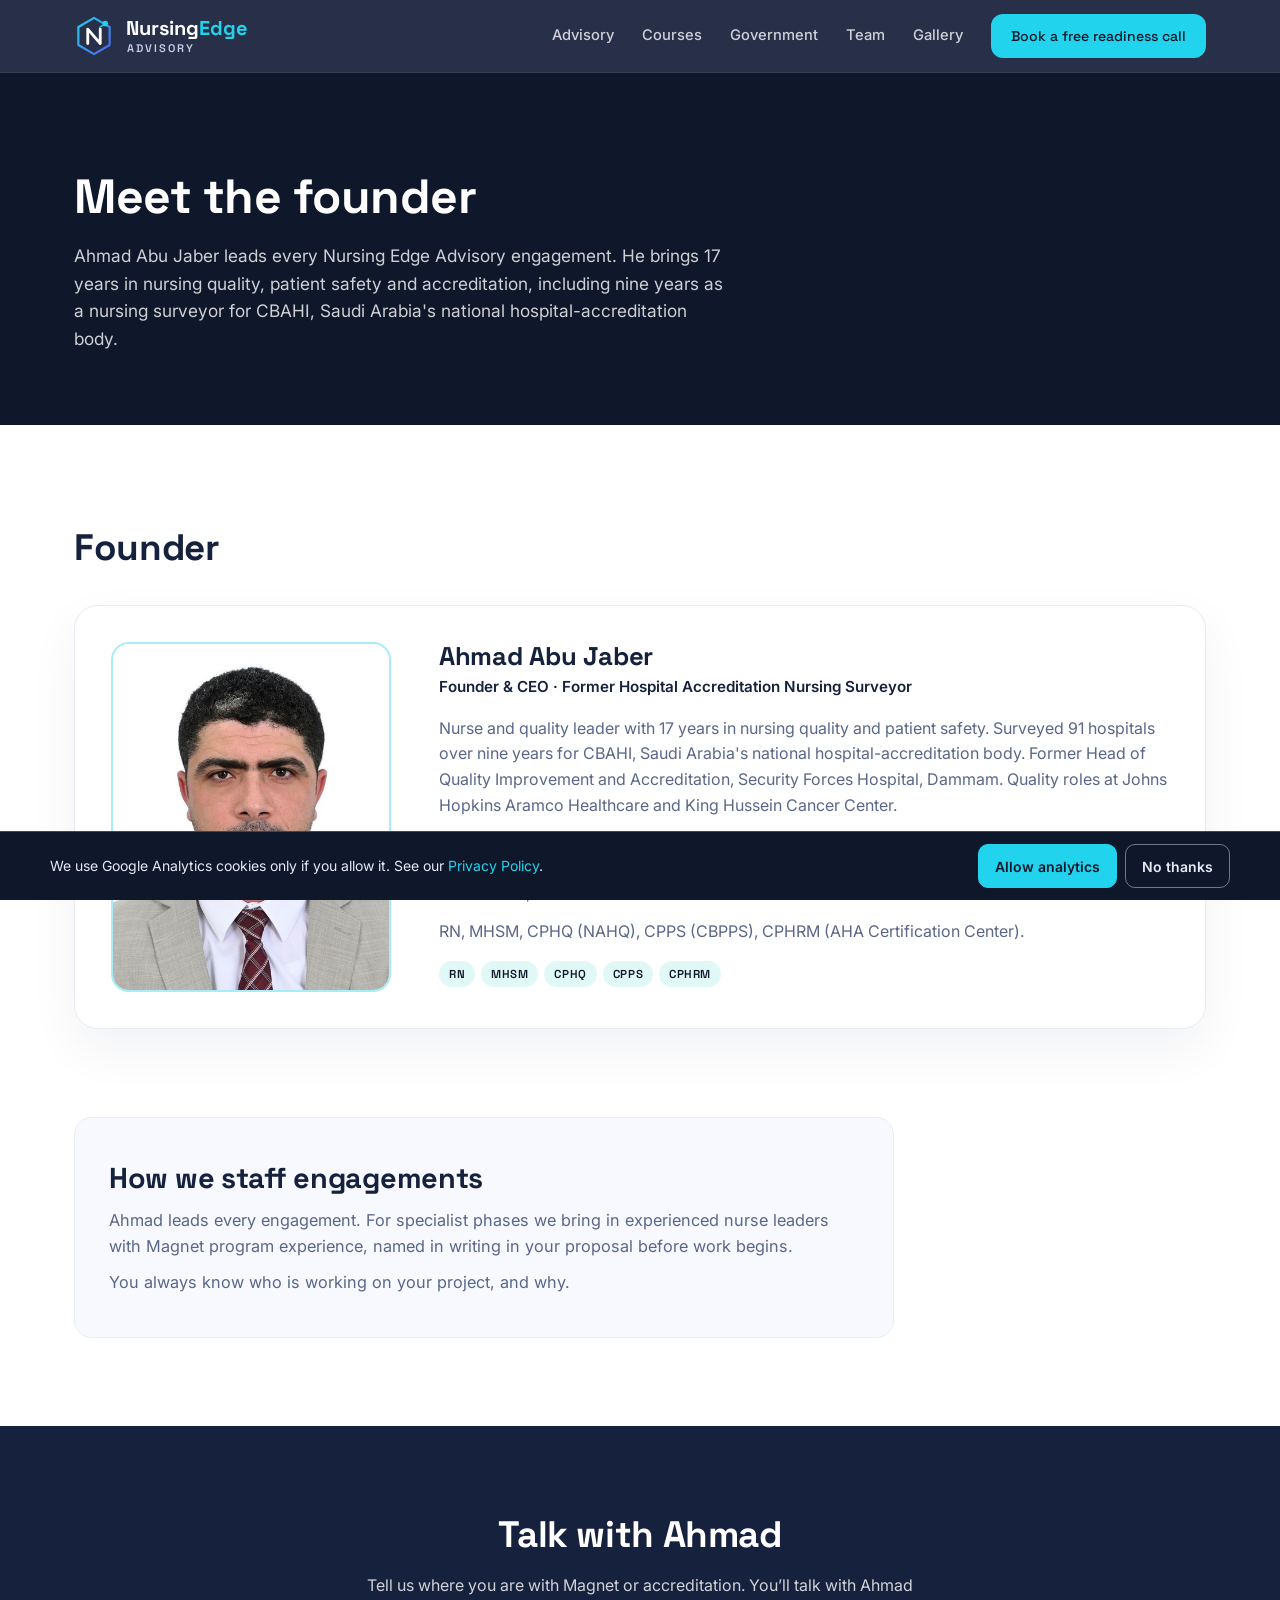
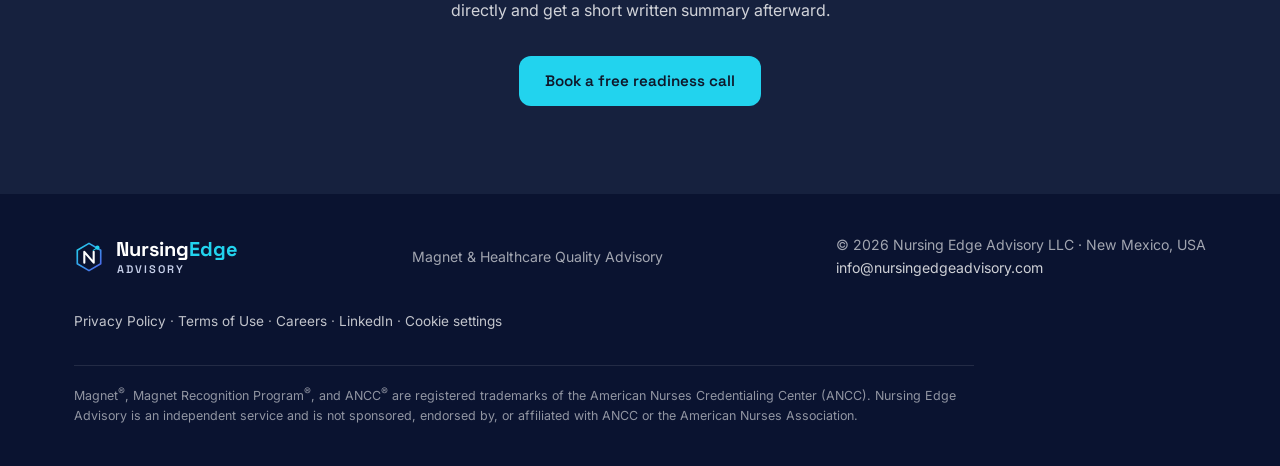
<file: team_2.html>
<!DOCTYPE html>
<html lang="en">
<head>
<meta charset="UTF-8">
<meta name="viewport" content="width=device-width, initial-scale=1.0">
<title>Ahmad Abu Jaber, Founder and Former Hospital Surveyor | Nursing Edge Advisory</title>
<meta name="description" content="Founder Ahmad Abu Jaber, RN, CPHQ, CPPS, CPHRM: 17 years in nursing quality and nine years as a CBAHI surveyor in Saudi Arabia, across 91 hospitals.">
<link rel="canonical" href="https://nursingedgeadvisory.com/team.html">
<!-- Open Graph / Facebook / LinkedIn -->
<meta property="og:type" content="website">
<meta property="og:url" content="https://nursingedgeadvisory.com/team.html">
<meta property="og:title" content="Nursing Edge Advisory | Our founder and team">
<meta property="og:description" content="Nursing Edge Advisory is led by founder Ahmad Abu Jaber, RN, CPHQ, CPPS, CPHRM: 17 years in nursing quality and nine years as a hospital surveyor for CBAHI, Saudi Arabia's national hospital-accreditation body, across 91 hospitals.">
<meta property="og:image" content="https://nursingedgeadvisory.com/og-image.png">

<!-- Twitter -->
<meta name="twitter:card" content="summary_large_image">
<meta name="twitter:title" content="Nursing Edge Advisory | Our founder and team">
<meta name="twitter:description" content="Nursing Edge Advisory is led by founder Ahmad Abu Jaber, RN, CPHQ, CPPS, CPHRM: 17 years in nursing quality and nine years as a hospital surveyor for CBAHI, Saudi Arabia's national hospital-accreditation body, across 91 hospitals.">
<meta name="twitter:image" content="https://nursingedgeadvisory.com/og-image.png">

<link rel="icon" type="image/png" sizes="32x32" href="/favicon-32.png">
<link rel="icon" type="image/png" sizes="16x16" href="/favicon-16.png">
<link rel="apple-touch-icon" sizes="180x180" href="/favicon-180.png">
<link rel="preconnect" href="https://fonts.googleapis.com">
<link rel="preconnect" href="https://fonts.gstatic.com" crossorigin>
<link href="https://fonts.googleapis.com/css2?family=Space+Grotesk:wght@400;500;600;700&family=Inter:wght@400;500;600;700&display=swap" rel="stylesheet">
<style>
:root{
  --navy-900:#0A1330; --navy-800:#101C45; --navy-700:#182658;
  --indigo:#4F5FE8; --indigo-deep:#4338CA; --teal:#22D3EE; --teal-soft:#2DD4BF;
  --white:#FFFFFF; --card:#F7F9FE; --ink:#16213E; --slate:#5A6789;
  --radius:18px; --display:'Space Grotesk',sans-serif; --body:'Inter',sans-serif;
}
*{margin:0;padding:0;box-sizing:border-box}
html{scroll-behavior:smooth}
body{font-family:var(--body);color:var(--ink);background:var(--white);line-height:1.6;font-size:16px}
img,svg{display:block}
a{text-decoration:none;color:inherit}
.container{max-width:1180px;margin:0 auto;padding:0 24px}
h1,h2,h3{font-family:var(--display);line-height:1.15;letter-spacing:-.01em}
.eyebrow{font-family:var(--display);font-size:.8rem;font-weight:600;letter-spacing:.18em;text-transform:uppercase;color:var(--teal-soft)}
.eyebrow.dark{color:var(--indigo-deep)}
:focus-visible{outline:3px solid var(--teal);outline-offset:3px;border-radius:6px}

header{position:sticky;top:0;z-index:50;background:rgba(10,19,48,.88);backdrop-filter:blur(12px);border-bottom:1px solid rgba(255,255,255,.08)}
.nav{display:flex;align-items:center;justify-content:space-between;gap:40px;height:72px}
.brand{display:flex;align-items:center;gap:12px;color:#fff}
.brand-name{font-family:var(--display);font-weight:700;font-size:1.25rem}
.brand-name span{color:var(--teal)}
.brand-lockup{display:flex;flex-direction:column;line-height:1}
.brand-lockup .brand-name{line-height:1.05}
.brand-sub{font-family:var(--display);font-size:11px;font-weight:600;letter-spacing:.18em;text-transform:uppercase;color:#C7D0EA;margin-top:4px;padding-left:1px}
.nav-links{display:flex;gap:28px;align-items:center}
.nav-links a{color:rgba(255,255,255,.78);font-size:.92rem;font-weight:500;white-space:nowrap;transition:color .2s}
.nav-links a:hover{color:var(--teal)}
.btn{display:inline-flex;align-items:center;justify-content:center;gap:8px;font-family:var(--display);font-weight:600;font-size:.95rem;padding:13px 26px;border-radius:12px;transition:transform .18s ease,box-shadow .18s ease;cursor:pointer;border:none}
.btn-primary{background:linear-gradient(120deg,var(--indigo) 0%,var(--indigo-deep) 100%);color:#fff;box-shadow:0 8px 24px rgba(79,95,232,.35)}
.btn-primary:hover{transform:translateY(-2px);box-shadow:0 12px 30px rgba(79,95,232,.45)}
.nav .btn{padding:10px 20px;font-size:.88rem;white-space:nowrap}
.nav-toggle{display:none;flex-direction:column;justify-content:center;gap:5px;background:none;border:none;cursor:pointer;padding:8px;z-index:60}
.nav-toggle span{width:22px;height:2px;background:#fff;border-radius:2px;transition:transform .25s ease,opacity .25s ease}
.nav-toggle.active span:nth-child(1){transform:translateY(7px) rotate(45deg)}
.nav-toggle.active span:nth-child(2){opacity:0}
.nav-toggle.active span:nth-child(3){transform:translateY(-7px) rotate(-45deg)}

.page-hero{background:linear-gradient(160deg,var(--navy-900) 0%,var(--navy-800) 100%);color:#fff;padding:80px 0 72px;position:relative;overflow:hidden}
.page-hero::before{content:"";position:absolute;inset:0;background:radial-gradient(600px 380px at 85% 20%,rgba(79,95,232,.28),transparent 62%)}
.page-hero .container{position:relative}
.page-hero h1{font-size:clamp(2rem,4vw,3rem);margin:16px 0 18px}
.page-hero p{color:rgba(255,255,255,.8);max-width:60ch;font-size:1.08rem}

section{padding:88px 0}
.section-head{max-width:640px;margin-bottom:56px}
.section-head h2{font-size:clamp(1.7rem,3vw,2.3rem);margin:14px 0 16px}
.section-head p{color:var(--slate);font-size:1.05rem}


.founder-block{display:grid;grid-template-columns:280px 1fr;gap:48px;align-items:start;background:#fff;border:1px solid #E7ECF7;border-radius:24px;padding:36px;box-shadow:0 20px 50px rgba(16,28,69,.06)}
.founder-block img{width:280px;height:auto;aspect-ratio:4/5;object-fit:cover;border-radius:18px;border:2px solid rgba(34,211,238,.4)}
.founder-block h3{font-size:1.6rem;margin-bottom:4px}
.founder-block .role{color:var(--indigo-deep);font-size:.95rem;font-weight:600;margin-bottom:16px}
.founder-block p{color:var(--slate);font-size:1rem;margin-bottom:12px}
.founder-block .creds{display:flex;flex-wrap:wrap;gap:6px;margin-top:16px}
.founder-block .cred{font-family:var(--display);font-size:.72rem;font-weight:600;letter-spacing:.05em;background:rgba(79,95,232,.09);color:var(--indigo-deep);padding:4px 10px;border-radius:999px}
.staff-note{background:var(--card);border:1px solid #E7ECF7;border-radius:var(--radius);padding:32px 34px;max-width:820px}
.staff-note h2{font-size:clamp(1.4rem,2.4vw,1.8rem);margin:12px 0 12px}
.staff-note p{color:var(--slate);font-size:1.02rem;margin-bottom:10px}
@media (max-width:760px){.founder-block{grid-template-columns:1fr;gap:28px;padding:26px 22px}.founder-block img{width:100%;max-width:280px}}
.join{background:linear-gradient(140deg,var(--navy-900) 0%,var(--indigo-deep) 120%);color:#fff;text-align:center}
.join h2{font-size:clamp(1.7rem,3vw,2.3rem);margin-bottom:16px}
.join p{color:rgba(255,255,255,.8);max-width:56ch;margin:0 auto 32px}

footer{background:var(--navy-900);color:rgba(255,255,255,.62);padding:40px 0;font-size:.88rem}
.foot{display:flex;justify-content:space-between;align-items:center;gap:20px;flex-wrap:wrap}
.foot-links{margin-top:20px;font-size:.85rem}
.foot-links a{color:rgba(255,255,255,.75)}
.foot-links a:hover{color:var(--teal)}
.trademark-note{margin-top:20px;padding-top:18px;border-top:1px solid rgba(255,255,255,.1);font-size:.78rem;line-height:1.6;color:rgba(255,255,255,.55);max-width:900px}

@media (max-width:600px){section{padding:64px 0}}

/* ---------- Mobile menu (switches at 1100px) ---------- */
@media (max-width:1100px){
  .nav-toggle{display:flex}
  .nav-links{
    position:fixed;top:72px;left:0;right:0;height:calc(100vh - 72px);z-index:60;
    background:#0A1330;
    flex-direction:column;align-items:flex-start;padding:28px 24px;gap:6px;
    overflow-y:auto;opacity:0;transform:translateY(-16px);pointer-events:none;visibility:hidden;
    transition:opacity .25s ease,transform .25s ease,visibility 0s linear .25s;
  }
  .nav-links.open{opacity:1;transform:translateY(0);pointer-events:auto;visibility:visible;transition:opacity .25s ease,transform .25s ease,visibility 0s linear 0s}
  .nav-links a{font-size:1.08rem;padding:10px 0;width:100%}
  .nav-links .btn{width:100%;justify-content:center;margin-top:14px}
}

/* ---------- Accessibility helpers ---------- */
.skip-link{position:absolute;left:16px;top:-100px;z-index:200;background:#fff;color:#16213E;font-family:var(--display);font-weight:600;font-size:.92rem;padding:10px 18px;border-radius:10px;box-shadow:0 8px 24px rgba(0,0,0,.25);text-decoration:none}
.skip-link:focus{top:12px}
.sr-only{position:absolute!important;width:1px;height:1px;padding:0;margin:-1px;overflow:hidden;clip:rect(0,0,0,0);white-space:nowrap;border:0}
/* Footer contact line */
.foot-copy a{color:rgba(255,255,255,.8);text-decoration:none}
.foot-copy a:hover{color:var(--teal)}
</style>
<link rel="stylesheet" href="/site.css">
</head>
<body>
<a class="skip-link" href="#main">Skip to content</a>

<svg width="0" height="0" style="position:absolute" aria-hidden="true">
  <defs>
    <linearGradient id="lgLogo" x1="0" y1="0" x2="1" y2="1">
      <stop offset="0" stop-color="#22D3EE"/><stop offset="1" stop-color="#4F5FE8"/>
    </linearGradient>
    <symbol id="ne-logo" viewBox="0 0 64 64">
      <path d="M32 3 L57 17.5 V46.5 L32 61 L7 46.5 V17.5 Z" fill="none" stroke="url(#lgLogo)" stroke-width="3.5" stroke-linejoin="round"/>
      <path d="M22 44 V21 L42 44 V21" fill="none" stroke="#FFFFFF" stroke-width="4.5" stroke-linecap="round" stroke-linejoin="round"/>
      <circle cx="50" cy="12" r="4.5" fill="#22D3EE"/>
      <line x1="46.5" y1="14.5" x2="41" y2="18" stroke="#22D3EE" stroke-width="2.2" stroke-linecap="round"/>
    </symbol>
  </defs>
</svg>

<header>
  <div class="container nav">
    <a class="brand" href="/" aria-label="Nursing Edge Advisory home">
      <svg width="40" height="40" role="img" aria-label="NursingEdge logo"><use href="#ne-logo"/></svg>
      <span class="brand-lockup"><span class="brand-name">Nursing<span>Edge</span></span><span class="brand-sub">Advisory</span></span>
    </a>
    <button class="nav-toggle" id="navToggle" aria-label="Toggle navigation menu" aria-expanded="false" aria-controls="mainNav">
      <span></span><span></span><span></span>
    </button>
    <nav class="nav-links" id="mainNav" aria-label="Main navigation">
      <a href="index.html#advisory">Advisory</a>
      <a href="/courses.html">Courses</a>
      <a href="/government.html">Government</a>
      <a href="/team.html" aria-current="page">Team</a>
      <a href="/gallery.html">Gallery</a>
      <a class="btn btn-primary" href="/schedule.html">Book a free readiness call</a>
    </nav>
  </div>
</header>

<main id="main">

<div class="page-hero">
  <div class="container">
    <h1>Meet the founder</h1>
    <p>Ahmad Abu Jaber leads every Nursing Edge Advisory engagement. He brings 17 years in nursing quality, patient safety and accreditation, including nine years as a nursing surveyor for CBAHI, Saudi Arabia's national hospital-accreditation body.</p>
  </div>
</div>

<section>
  <div class="container">
    <div class="section-head" style="margin-bottom:36px">
      <h2>Founder</h2>
    </div>
    <div class="founder-block">
      <img src="/images/ahmad-abu-jaber.jpg" alt="Ahmad Abu Jaber, founder and CEO of Nursing Edge Advisory" width="480" height="600">
      <div>
        <h3>Ahmad Abu Jaber</h3>
        <div class="role">Founder &amp; CEO &middot; Former Hospital Accreditation Nursing Surveyor</div>
        <p>Nurse and quality leader with 17 years in nursing quality and patient safety. Surveyed 91 hospitals over nine years for CBAHI, Saudi Arabia's national hospital-accreditation body. Former Head of Quality Improvement and Accreditation, Security Forces Hospital, Dammam. Quality roles at Johns Hopkins Aramco Healthcare and King Hussein Cancer Center.</p>
        <p>Across those years he saw strong nursing teams struggle to show their work when surveyors arrived. He founded Nursing Edge Advisory to help hospitals build that evidence into the routine of each unit, well before the visit.</p>
        <p>RN, MHSM, CPHQ (NAHQ), CPPS (CBPPS), CPHRM (AHA Certification Center).</p>
        <div class="creds" aria-hidden="true">
          <span class="cred">RN</span><span class="cred">MHSM</span><span class="cred">CPHQ</span><span class="cred">CPPS</span><span class="cred">CPHRM</span>
        </div>
      </div>
    </div>
  </div>
</section>

<section style="padding-top:0">
  <div class="container">
    <div class="staff-note">
      <h2>How we staff engagements</h2>
      <p>Ahmad leads every engagement. For specialist phases we bring in experienced nurse leaders with Magnet program experience, named in writing in your proposal before work begins.</p>
      <p>You always know who is working on your project, and why.</p>
    </div>
  </div>
</section>

<section class="join">
  <div class="container">
    <h2>Talk with Ahmad</h2>
    <p>Tell us where you are with Magnet or accreditation. You&rsquo;ll talk with Ahmad directly and get a short written summary afterward.</p>
    <a class="btn btn-primary" href="/schedule.html">Book a free readiness call</a>
  </div>
</section>

</main>

<footer>
  <div class="container">
    <div class="foot">
      <a class="brand" href="/">
        <svg width="30" height="30" aria-hidden="true" focusable="false"><use href="#ne-logo"/></svg>
        <span class="brand-lockup"><span class="brand-name">Nursing<span>Edge</span></span><span class="brand-sub">Advisory</span></span>
      </a>
      <div>Magnet &amp; Healthcare Quality Advisory</div>
      <div class="foot-copy">&copy; 2026 Nursing Edge Advisory LLC &middot; New Mexico, USA<br><a href="mailto:info@nursingedgeadvisory.com">info@nursingedgeadvisory.com</a></div>
    </div>
    <div class="foot-links"><a href="/privacy.html">Privacy Policy</a><span aria-hidden="true"> &middot; </span><a href="/terms.html">Terms of Use</a><span aria-hidden="true"> &middot; </span><a href="/careers.html">Careers</a><span aria-hidden="true"> &middot; </span><a href="https://www.linkedin.com/company/nursingedgeadvisory" rel="noopener">LinkedIn</a><span aria-hidden="true"> &middot; </span><a href="#" data-cookie-settings>Cookie settings</a></div>
    <p class="trademark-note">Magnet<sup>&reg;</sup>, Magnet Recognition Program<sup>&reg;</sup>, and ANCC<sup>&reg;</sup> are registered trademarks of the American Nurses Credentialing Center (ANCC). Nursing Edge Advisory is an independent service and is not sponsored, endorsed by, or affiliated with ANCC or the American Nurses Association.</p>
  </div>
</footer>

<script>
(function(){
  var toggle = document.getElementById('navToggle');
  var nav = document.getElementById('mainNav');
  if(!toggle || !nav) return;
  function closeNav(){
    nav.classList.remove('open');
    toggle.classList.remove('active');
    toggle.setAttribute('aria-expanded','false');
  }
  toggle.addEventListener('click', function(){
    var isOpen = nav.classList.toggle('open');
    toggle.classList.toggle('active', isOpen);
    toggle.setAttribute('aria-expanded', String(isOpen));
  });
  nav.querySelectorAll('a').forEach(function(a){ a.addEventListener('click', closeNav); });
  nav.addEventListener('focusout', function(e){ if(nav.classList.contains('open') && e.relatedTarget && !nav.contains(e.relatedTarget) && e.relatedTarget !== toggle) closeNav(); });
  toggle.addEventListener('focusout', function(e){ if(nav.classList.contains('open') && e.relatedTarget && !nav.contains(e.relatedTarget)) closeNav(); });
  document.addEventListener('keydown', function(e){ if(e.key === 'Escape' && nav.classList.contains('open')){ closeNav(); toggle.focus(); } });
})();
</script>
<script type="application/ld+json">
{
  "@context": "https://schema.org",
  "@type": "Person",
  "name": "Ahmad Abu Jaber",
  "jobTitle": "Founder & Chief Executive Officer",
  "worksFor": {"@type": "Organization", "name": "Nursing Edge Advisory", "url": "https://nursingedgeadvisory.com/"},
  "image": "https://nursingedgeadvisory.com/images/ahmad-abu-jaber.jpg",
  "hasCredential": ["RN", "MHSM", "CPHQ", "CPPS", "CPHRM"],
  "knowsAbout": ["Magnet designation", "Hospital accreditation", "Healthcare quality", "Patient safety", "Healthcare risk management"]
}
</script>
<script src="/analytics.js" defer></script>
</body>
</html>
</file>
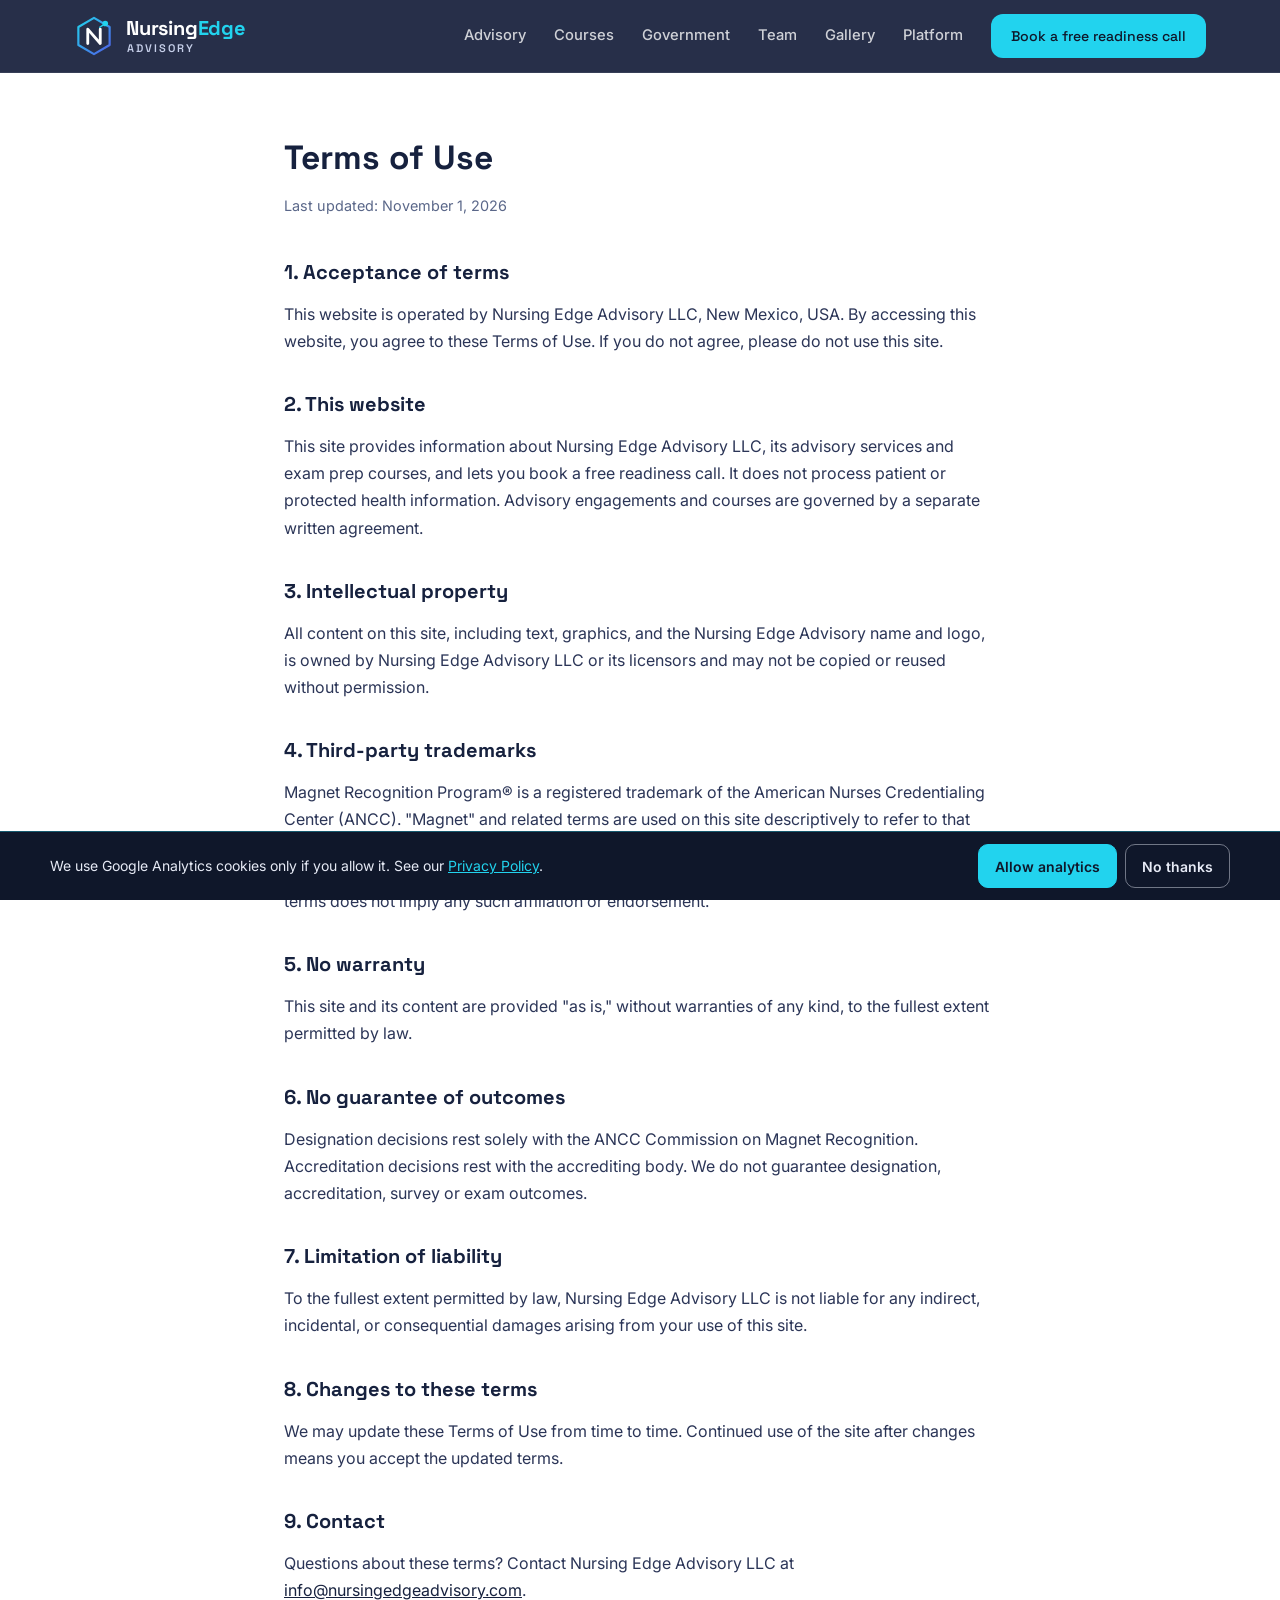
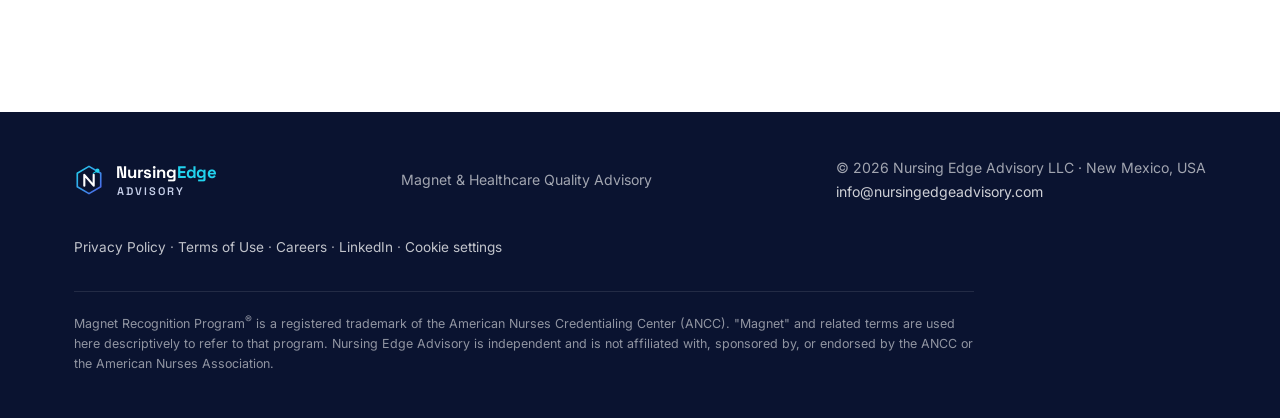
<file: terms.html>
<!DOCTYPE html>
<html lang="en">
<head>
<meta charset="UTF-8">
<meta name="viewport" content="width=device-width, initial-scale=1.0">
<title>Nursing Edge Advisory | Terms of Use</title>
<meta name="description" content="Terms of Use for the Nursing Edge Advisory LLC website.">
<link rel="canonical" href="https://nursingedgeadvisory.com/terms.html">
<link rel="icon" type="image/png" sizes="32x32" href="/favicon-32.png">
<link rel="icon" type="image/png" sizes="16x16" href="/favicon-16.png">
<link rel="apple-touch-icon" sizes="180x180" href="/favicon-180.png">
<!-- Open Graph / Facebook / LinkedIn -->
<meta property="og:type" content="website">
<meta property="og:url" content="https://nursingedgeadvisory.com/terms.html">
<meta property="og:title" content="Nursing Edge Advisory | Terms of Use">
<meta property="og:description" content="Terms of Use for the Nursing Edge Advisory LLC website.">
<meta property="og:image" content="https://nursingedgeadvisory.com/og-image.png">

<!-- Twitter -->
<meta name="twitter:card" content="summary_large_image">
<meta name="twitter:title" content="Nursing Edge Advisory | Terms of Use">
<meta name="twitter:description" content="Terms of Use for the Nursing Edge Advisory LLC website.">
<meta name="twitter:image" content="https://nursingedgeadvisory.com/og-image.png">

<link rel="preconnect" href="https://fonts.googleapis.com">
<link rel="preconnect" href="https://fonts.gstatic.com" crossorigin>
<link href="https://fonts.googleapis.com/css2?family=Space+Grotesk:wght@400;500;600;700&family=Inter:wght@400;500;600;700&display=swap" rel="stylesheet">
<style>
:root{--navy-900:#0A1330;--navy-800:#101C45;--indigo:#4F5FE8;--indigo-deep:#4338CA;--teal:#22D3EE;--teal-soft:#2DD4BF;--ink:#16213E;--slate:#5A6789;--display:'Space Grotesk',sans-serif;--body:'Inter',sans-serif;}
*{margin:0;padding:0;box-sizing:border-box}
body{font-family:'Inter',sans-serif;color:var(--ink);background:#fff;line-height:1.7;font-size:16px}
.container{max-width:760px;margin:0 auto;padding:0 24px}
main{padding:56px 0 96px}
h1{font-family:'Space Grotesk',sans-serif;font-size:2.1rem;margin-bottom:8px}
.updated{color:var(--slate);font-size:.9rem;margin-bottom:36px}
h2{font-family:'Space Grotesk',sans-serif;font-size:1.25rem;margin:32px 0 12px}
main p,main li{color:#2b3557;margin-bottom:12px}
ul{padding-left:22px;margin-bottom:12px}
main a{color:var(--indigo-deep)}
.notice{background:#FFF7E6;border:1px solid #F5D98B;border-radius:10px;padding:16px 20px;font-size:.9rem;margin-bottom:36px;color:#6b5416}
/* ---------- Site header (shared with the other pages) ---------- */
header{position:sticky;top:0;z-index:50;line-height:1.6;background:rgba(10,19,48,.88);backdrop-filter:blur(12px);border-bottom:1px solid rgba(255,255,255,.08)}
header .container,footer .container{max-width:1180px}
header a,footer a{text-decoration:none}
img,svg{display:block}
.nav{display:flex;align-items:center;justify-content:space-between;gap:40px;height:72px}
.brand{display:flex;align-items:center;gap:12px;color:#fff;text-decoration:none}
.brand-name{font-family:var(--display);font-weight:700;font-size:1.25rem;letter-spacing:-.01em}
.brand-name span{color:var(--teal)}
.brand-lockup{display:flex;flex-direction:column;line-height:1}
.brand-lockup .brand-name{line-height:1.05}
.brand-sub{font-family:var(--display);font-size:11px;font-weight:600;letter-spacing:.18em;text-transform:uppercase;color:#C7D0EA;margin-top:4px;padding-left:1px}
.nav-links{display:flex;gap:28px;align-items:center}
.nav-links a{color:rgba(255,255,255,.78);font-size:.92rem;font-weight:500;white-space:nowrap;transition:color .2s}
.nav-links a:hover{color:var(--teal)}
.btn{display:inline-flex;align-items:center;justify-content:center;gap:8px;font-family:var(--display);font-weight:600;font-size:.95rem;padding:13px 26px;border-radius:12px;transition:transform .18s ease,box-shadow .18s ease;cursor:pointer;border:none}
.nav-links a.btn-primary,.btn-primary{background:linear-gradient(120deg,var(--indigo) 0%,var(--indigo-deep) 100%);color:#fff;box-shadow:0 8px 24px rgba(79,95,232,.35)}
.btn-primary:hover{transform:translateY(-2px);box-shadow:0 12px 30px rgba(79,95,232,.45)}
.nav .btn{padding:10px 20px;font-size:.88rem;white-space:nowrap}
.nav-toggle{display:none;flex-direction:column;justify-content:center;gap:5px;background:none;border:none;cursor:pointer;padding:8px;z-index:60}
.nav-toggle span{width:22px;height:2px;background:#fff;border-radius:2px;transition:transform .25s ease,opacity .25s ease}
.nav-toggle.active span:nth-child(1){transform:translateY(7px) rotate(45deg)}
.nav-toggle.active span:nth-child(2){opacity:0}
.nav-toggle.active span:nth-child(3){transform:translateY(-7px) rotate(-45deg)}
:focus-visible{outline:3px solid var(--teal);outline-offset:3px;border-radius:6px}

/* ---------- Footer ---------- */
footer{background:var(--navy-900);color:rgba(255,255,255,.62);padding:44px 0;font-size:.88rem}
.foot{display:flex;justify-content:space-between;align-items:center;gap:20px;flex-wrap:wrap}
.foot .brand-name{font-size:1.05rem}
.foot-links{margin-top:20px;font-size:.85rem}
.foot-links a{color:rgba(255,255,255,.75)}
.foot-links a:hover{color:var(--teal)}
.trademark-note{font-size:.78rem;line-height:1.6;color:rgba(255,255,255,.55);max-width:900px;margin:20px 0 0;padding-top:20px;border-top:1px solid rgba(255,255,255,.1)}

/* ---------- Mobile menu (switches at 1100px) ---------- */
@media (max-width:1100px){
  .nav-toggle{display:flex}
  .nav-links{
    position:fixed;top:72px;left:0;right:0;height:calc(100vh - 72px);z-index:60;
    background:#0A1330;
    flex-direction:column;align-items:flex-start;padding:28px 24px;gap:6px;
    overflow-y:auto;opacity:0;transform:translateY(-16px);pointer-events:none;visibility:hidden;
    transition:opacity .25s ease,transform .25s ease,visibility 0s linear .25s;
  }
  .nav-links.open{opacity:1;transform:translateY(0);pointer-events:auto;visibility:visible;transition:opacity .25s ease,transform .25s ease,visibility 0s linear 0s}
  .nav-links a{font-size:1.08rem;padding:10px 0;width:100%}
  .nav-links .btn{width:100%;justify-content:center;margin-top:14px}
}

/* ---------- Accessibility helpers ---------- */
.skip-link{position:absolute;left:16px;top:-100px;z-index:200;background:#fff;color:#16213E;font-family:var(--display);font-weight:600;font-size:.92rem;padding:10px 18px;border-radius:10px;box-shadow:0 8px 24px rgba(0,0,0,.25);text-decoration:none}
.skip-link:focus{top:12px}
.sr-only{position:absolute!important;width:1px;height:1px;padding:0;margin:-1px;overflow:hidden;clip:rect(0,0,0,0);white-space:nowrap;border:0}
/* Footer contact line */
.foot-copy a{color:rgba(255,255,255,.8);text-decoration:none}
.foot-copy a:hover{color:var(--teal)}
</style>
<link rel="stylesheet" href="/site.css">
</head>
<body>
<a class="skip-link" href="#main">Skip to content</a>

<svg width="0" height="0" style="position:absolute" aria-hidden="true">
  <defs>
    <linearGradient id="lgLogo" x1="0" y1="0" x2="1" y2="1">
      <stop offset="0" stop-color="#22D3EE"/><stop offset="1" stop-color="#4F5FE8"/>
    </linearGradient>
    <symbol id="ne-logo" viewBox="0 0 64 64">
      <path d="M32 3 L57 17.5 V46.5 L32 61 L7 46.5 V17.5 Z" fill="none" stroke="url(#lgLogo)" stroke-width="3.5" stroke-linejoin="round"/>
      <path d="M22 44 V21 L42 44 V21" fill="none" stroke="#FFFFFF" stroke-width="4.5" stroke-linecap="round" stroke-linejoin="round"/>
      <circle cx="50" cy="12" r="4.5" fill="#22D3EE"/>
      <line x1="46.5" y1="14.5" x2="41" y2="18" stroke="#22D3EE" stroke-width="2.2" stroke-linecap="round"/>
    </symbol>
  </defs>
</svg>

<header>
  <div class="container nav">
    <a class="brand" href="/" aria-label="Nursing Edge Advisory home">
      <svg width="40" height="40" role="img" aria-label="NursingEdge logo"><use href="#ne-logo"/></svg>
      <span class="brand-lockup"><span class="brand-name">Nursing<span>Edge</span></span><span class="brand-sub">Advisory</span></span>
    </a>
    <button class="nav-toggle" id="navToggle" aria-label="Toggle navigation menu" aria-expanded="false" aria-controls="mainNav">
      <span></span><span></span><span></span>
    </button>
    <nav class="nav-links" id="mainNav" aria-label="Main navigation">
      <a href="index.html#advisory">Advisory</a>
      <a href="/courses.html">Courses</a>
      <a href="/government.html">Government</a>
      <a href="/team.html">Team</a>
      <a href="/gallery.html">Gallery</a>
      <a href="https://platform.nursingedgeadvisory.com" target="_blank" rel="noopener" aria-label="Platform (opens in new tab)">Platform</a>
      <a class="btn btn-primary" href="/schedule.html">Book a free readiness call</a>
    </nav>
  </div>
</header>
<main id="main">
<div class="container">
<h1>Terms of Use</h1>
<p class="updated">Last updated: November 1, 2026</p>

<h2>1. Acceptance of terms</h2>
<p>This website is operated by Nursing Edge Advisory LLC, New Mexico, USA. By accessing this website, you agree to these Terms of Use. If you do not agree, please do not use this site.</p>

<h2>2. This website</h2>
<p>This site provides information about Nursing Edge Advisory LLC, its advisory services and exam prep courses, and lets you book a free readiness call. It does not process patient or protected health information. Advisory engagements and courses are governed by a separate written agreement.</p>

<h2>3. Intellectual property</h2>
<p>All content on this site, including text, graphics, and the Nursing Edge Advisory name and logo, is owned by Nursing Edge Advisory LLC or its licensors and may not be copied or reused without permission.</p>

<h2>4. Third-party trademarks</h2>
<p>Magnet Recognition Program&reg; is a registered trademark of the American Nurses Credentialing Center (ANCC). &quot;Magnet&quot; and related terms are used on this site descriptively to refer to that program, for identification purposes only. Nursing Edge Advisory LLC is not sponsored, endorsed by, or affiliated with ANCC or the American Nurses Association, and use of these terms does not imply any such affiliation or endorsement.</p>

<h2>5. No warranty</h2>
<p>This site and its content are provided "as is," without warranties of any kind, to the fullest extent permitted by law.</p>

<h2>6. No guarantee of outcomes</h2>
<p>Designation decisions rest solely with the ANCC Commission on Magnet Recognition. Accreditation decisions rest with the accrediting body. We do not guarantee designation, accreditation, survey or exam outcomes.</p>

<h2>7. Limitation of liability</h2>
<p>To the fullest extent permitted by law, Nursing Edge Advisory LLC is not liable for any indirect, incidental, or consequential damages arising from your use of this site.</p>

<h2>8. Changes to these terms</h2>
<p>We may update these Terms of Use from time to time. Continued use of the site after changes means you accept the updated terms.</p>

<h2>9. Contact</h2>
<p>Questions about these terms? Contact Nursing Edge Advisory LLC at <a href="mailto:info@nursingedgeadvisory.com">info@nursingedgeadvisory.com</a>.</p>

</div>
</main>
<footer>
  <div class="container">
    <div class="foot">
      <a class="brand" href="/">
        <svg width="30" height="30" aria-hidden="true" focusable="false"><use href="#ne-logo"/></svg>
        <span class="brand-lockup"><span class="brand-name">Nursing<span>Edge</span></span><span class="brand-sub">Advisory</span></span>
      </a>
      <div>Magnet &amp; Healthcare Quality Advisory</div>
      <div class="foot-copy">&copy; 2026 Nursing Edge Advisory LLC &middot; New Mexico, USA<br><a href="mailto:info@nursingedgeadvisory.com">info@nursingedgeadvisory.com</a></div>
    </div>
    <div class="foot-links"><a href="/privacy.html">Privacy Policy</a><span aria-hidden="true"> &middot; </span><a href="/terms.html">Terms of Use</a><span aria-hidden="true"> &middot; </span><a href="/careers.html">Careers</a><span aria-hidden="true"> &middot; </span><a href="https://www.linkedin.com/company/nursingedgeadvisory" rel="noopener">LinkedIn</a><span aria-hidden="true"> &middot; </span><a href="#" data-cookie-settings>Cookie settings</a></div>
    <p class="trademark-note">Magnet Recognition Program<sup>&reg;</sup> is a registered trademark of the American Nurses Credentialing Center (ANCC). &quot;Magnet&quot; and related terms are used here descriptively to refer to that program. Nursing Edge Advisory is independent and is not affiliated with, sponsored by, or endorsed by the ANCC or the American Nurses Association.</p>
  </div>
</footer>

<script>
(function(){
  var toggle = document.getElementById('navToggle');
  var nav = document.getElementById('mainNav');
  if(!toggle || !nav) return;
  function closeNav(){
    nav.classList.remove('open');
    toggle.classList.remove('active');
    toggle.setAttribute('aria-expanded','false');
  }
  toggle.addEventListener('click', function(){
    var isOpen = nav.classList.toggle('open');
    toggle.classList.toggle('active', isOpen);
    toggle.setAttribute('aria-expanded', String(isOpen));
  });
  nav.querySelectorAll('a').forEach(function(a){ a.addEventListener('click', closeNav); });
  nav.addEventListener('focusout', function(e){ if(nav.classList.contains('open') && e.relatedTarget && !nav.contains(e.relatedTarget) && e.relatedTarget !== toggle) closeNav(); });
  toggle.addEventListener('focusout', function(e){ if(nav.classList.contains('open') && e.relatedTarget && !nav.contains(e.relatedTarget)) closeNav(); });
  document.addEventListener('keydown', function(e){ if(e.key === 'Escape' && nav.classList.contains('open')){ closeNav(); toggle.focus(); } });
})();
</script>
<script src="/analytics.js" defer></script>
</body>
</html>
</file>
<file: site.css>
/* Shared brand layer, loaded after each page's own styles.
   Panel review, November 2026: one palette (navy, cyan, teal), solid buttons,
   no glow or gradient text, sentence-case labels, no hover lift, calm motion,
   44px tap targets, and reduced-motion respected on every page.
   Brand: navy #16213e, wave navy #1e2a57, dark band #0f172a, cyan #22d3ee,
   teal #2dd4bf, light text #c7d0ea, muted #8c97b5 (dark backgrounds only). */

:root{
  --navy:#16213e; --navy-wave:#1e2a57; --band:#0f172a;
  --cyan:#22d3ee; --teal-b:#2dd4bf; --light:#c7d0ea; --muted-d:#8c97b5;
  /* Old indigo accents now resolve to brand navy, so links, chips and labels
     on light backgrounds stay on palette. */
  --indigo:#1e2a57; --indigo-deep:#16213e;
}

/* Footer sits at the bottom of short pages. */
body{min-height:100vh;display:flex;flex-direction:column}
body>main,body>#main{flex:1 0 auto}

/* ---------- Buttons: solid, one colour per background ---------- */
.btn{transition:background-color .15s ease,color .15s ease,border-color .15s ease;min-height:44px}
.btn:hover{transform:none}
.btn-primary{background:var(--navy);color:#fff;box-shadow:none}
.btn-primary:hover{background:var(--navy-wave);box-shadow:none;color:#fff}
/* On dark bands the main button is cyan with dark text (10:1). */
header .btn-primary,.hero .btn-primary,.page-hero .btn-primary,.case .btn-primary,
.cta .btn-primary,.join .btn-primary,.ask .btn-primary,.ghero .btn-primary,footer .btn-primary{
  background:var(--cyan);color:var(--band)}
header .btn-primary:hover,.hero .btn-primary:hover,.page-hero .btn-primary:hover,.case .btn-primary:hover,
.cta .btn-primary:hover,.join .btn-primary:hover,.ask .btn-primary:hover,.ghero .btn-primary:hover,footer .btn-primary:hover{
  background:#67e8f9;color:var(--band)}

/* ---------- Dark bands: flat brand colour, no glow ---------- */
.hero,.page-hero,.case,.trace{background:var(--band)}
.cta,.join{background:var(--navy)}
.hero::before,.page-hero::before,.case::before,.cta::before,.join::before,.trace::before,.preview::before{display:none}
.hex-field{display:none}
.hero h1 em{background:none;-webkit-background-clip:initial;background-clip:initial;color:var(--cyan)}

/* ---------- Labels above headings: sentence case, quiet ---------- */
.eyebrow,.values-sec .tagline{text-transform:none;letter-spacing:0;font-size:.95rem;font-weight:600}
.eyebrow{color:var(--teal-b)}
.eyebrow.dark,.values-sec .tagline{color:#4a5578}

/* ---------- Cards: one border, no lift, no icon tiles ---------- */
.course-cat-card:hover,.module:hover,.case-card:hover,.mockup:hover{transform:none;box-shadow:none}
.course-cat-card:hover{border-color:var(--navy-wave)}
.course-cat-card .cat-icon,.case-card .case-icon,.advisory-diff .std-item .dot{display:none}
.case-card{border-radius:12px}
.case-card::before{background:var(--teal-b);height:2px}
.course-cat-card .cat-count,.problem-card .tag,.standard-chip{background:rgba(45,212,191,.14);color:var(--band)}
.course-cat-card .cat-link{color:var(--navy);display:inline-flex;align-items:center;min-height:44px;text-decoration:underline;text-underline-offset:3px}

/* ---------- Tap targets (44px) ---------- */
.nav-toggle{min-width:44px;min-height:44px;align-items:center}
.foot-links a{display:inline-block;padding:12px 0}
@media (max-width:560px){.foot-links a{padding:12px 4px}}

/* ---------- Motion: fast, purposeful, optional ---------- */
.work-tile img,.gallery-item img,.g-item img{transition:transform .2s ease}
.js-reveal .reveal-item{transition:opacity .3s ease,transform .3s ease;transform:translateY(8px)}
.js-reveal .reveal-item:nth-child(n){transition-delay:0s}
.live-pill i{animation:none}
@media (prefers-reduced-motion:reduce){
  *,*::before,*::after{transition:none!important;animation:none!important;scroll-behavior:auto!important}
  .js-reveal .reveal-item{opacity:1!important;transform:none!important}
  .work-tile:hover img,.gallery-item:hover img,.g-item:hover img{transform:none!important}
}

/* ---------- Government page: same palette ---------- */
.gov{--g-indigo:#1e2a57;--g-indigo-deep:#16213e;--g-teal:#22d3ee}

/* Booking page: plain text list, no icon tiles. */
.info-item .ic{display:none}

/* Page-specific leftovers from the old indigo theme. */
header .nav-links a.btn-primary{background:var(--cyan);color:var(--band);box-shadow:none}
header .nav-links a.btn-primary:hover{background:#67e8f9;color:var(--band)}
.course-card:hover{transform:none;box-shadow:none;border-color:var(--navy-wave)}
.course-card .code,.founder-block .cred{background:rgba(45,212,191,.14);color:var(--band)}
.culture-card .cic{display:none}
.process-step{border-left-color:rgba(45,212,191,.45)}
.process-step::before{background:var(--teal-b);box-shadow:none}
.gov .gbtn:hover{transform:none}

/* Government hero: same flat dark band and cyan main button as the rest. */
.gov .ghero{background:var(--band)}
.gov .ghero::before{display:none}
.gov .ghero a.gbtn:not(.line){background:var(--cyan);color:var(--band)}
.gov .ghero a.gbtn:not(.line):hover{background:#67e8f9}

/* A page that is only a dark hero (Careers) stays dark down to the footer. */
main:has(> .page-hero:only-child){background:var(--band)}

/* Phone cookie bar: one compact block, roughly 100px tall. */
@media (max-width:560px){
  .ne-consent{padding:8px 12px!important}
  .ne-consent .in{gap:8px!important}
}

/* Focus ring: navy on light sections (cyan on white is only 1.8:1),
   cyan on the dark bands. */
:focus-visible{outline:3px solid var(--navy);outline-offset:3px}
header :focus-visible,footer :focus-visible,.hero :focus-visible,.page-hero :focus-visible,.cta :focus-visible,
.case :focus-visible,.join :focus-visible,.trace :focus-visible,.ghero :focus-visible,.ask :focus-visible,
.process :focus-visible,.mv :focus-visible,.founder-card :focus-visible,.lightbox :focus-visible,.ne-consent :focus-visible{outline-color:var(--cyan)}

/* ================= Home page, November 12 refresh =================
   Two-column hero with the tracer path, engagement steps, founder moved up,
   government band. Same palette as above. */
.hero{padding:88px 0 72px}
.hero-grid{grid-template-columns:minmax(0,1.15fr) minmax(0,.85fr);gap:64px;align-items:center}
.hero h1{font-size:clamp(2.2rem,4.3vw,3.5rem);text-wrap:balance}
.hero p.lead{margin-bottom:30px}
.hero-proof{margin-top:64px;padding-top:32px;border-top:1px solid rgba(255,255,255,.12);gap:32px}
.proof{border-left:0;padding-left:0}
.proof strong{font-size:2rem;line-height:1.1;margin-bottom:6px;font-variant-numeric:tabular-nums}
.proof span{font-size:.92rem;color:var(--light);display:block;max-width:34ch}

.tracer-card{background:var(--navy);border:1px solid rgba(255,255,255,.12);border-radius:16px;padding:30px 30px 26px}
.tracer-title{font-family:var(--display);font-weight:600;font-size:1.05rem;line-height:1.4;color:#fff;margin-bottom:24px;max-width:30ch}
.tracer-list{list-style:none;margin:0;padding:0;counter-reset:stop;position:relative}
.tracer-list::before{content:"";position:absolute;left:15px;top:16px;bottom:16px;width:2px;background:rgba(34,211,238,.35)}
.tracer-list li{position:relative;counter-increment:stop;padding:0 0 18px 50px;min-height:50px}
.tracer-list li:last-child{padding-bottom:0;min-height:32px}
.tracer-list li::before{content:counter(stop);position:absolute;left:0;top:0;width:32px;height:32px;border-radius:50%;background:var(--band);border:2px solid var(--cyan);color:#fff;font-family:var(--display);font-weight:600;font-size:.85rem;display:grid;place-items:center}
.tracer-list li:last-child::before{background:var(--cyan);color:var(--band)}
.tracer-list strong{display:block;font-family:var(--display);font-weight:600;font-size:1rem;line-height:1.25;color:#fff}
.tracer-list span{display:block;font-size:.88rem;color:var(--light)}

/* Engagement steps: a real sequence, so it is numbered. */
.chain.chain-5{grid-template-columns:repeat(5,1fr);list-style:none;margin:0;padding:0;counter-reset:step}
.chain-5 .chain-step{counter-increment:step;border-left:0;border-top:2px solid rgba(34,211,238,.35);padding:22px 22px 0 0}
.chain-5 .chain-step::before{content:counter(step);position:static;display:grid;place-items:center;width:36px;height:36px;border-radius:50%;background:var(--band);border:2px solid var(--cyan);box-shadow:none;color:#fff;font-family:var(--display);font-weight:600;font-size:.9rem;margin:-41px 0 18px}
.chain-5 .chain-step h3{color:#fff;font-size:1.08rem}
.chain-5 .chain-step p{color:var(--light);font-size:.92rem}
.trace .section-head p{color:var(--light)}

/* Founder */
.founder-card .role{color:var(--light)}
.creds-line{margin-top:14px;font-family:var(--display);font-weight:600;font-size:.92rem;color:var(--light)}
.creds-line abbr{text-decoration:none;cursor:help}
.text-link{font-family:var(--display);font-weight:600;color:var(--navy);text-decoration:underline;text-underline-offset:3px;display:inline-flex;align-items:center;min-height:44px}
.text-link:hover{color:var(--navy-wave)}

/* Government band */
.gov-band{background:var(--card,#F7F9FE);border-top:1px solid #E7ECF7;border-bottom:1px solid #E7ECF7}
.gov-band-grid{display:grid;grid-template-columns:minmax(0,1.1fr) minmax(0,.9fr);gap:64px;align-items:center}
.gov-band h2{font-size:clamp(1.8rem,3.2vw,2.5rem);margin-bottom:16px}
.gov-band p{color:var(--slate,#5A6789);font-size:1.05rem;max-width:58ch;margin-bottom:28px}
.id-plate{background:var(--band);border-radius:16px;padding:8px 28px;margin:0}
.id-plate div{display:grid;grid-template-columns:150px 1fr;gap:16px;align-items:baseline;padding:16px 0;border-top:1px solid rgba(255,255,255,.1)}
.id-plate div:first-child{border-top:0}
.id-plate dt{font-size:.85rem;color:var(--light)}
.id-plate dd{margin:0;font-family:var(--display);font-weight:600;font-size:1.15rem;color:#fff;font-variant-numeric:tabular-nums;overflow-wrap:anywhere}
.id-plate div:first-child dd{color:var(--cyan)}

/* Course status chip can now run to two lines. */
.courses-grid .course-cat-card .cat-count{border-radius:10px;line-height:1.4}

@media (max-width:1100px){
  .chain.chain-5{grid-template-columns:1fr;gap:0}
  .chain-5 .chain-step{border-top:0;border-left:2px solid rgba(34,211,238,.35);padding:0 0 28px 34px}
  .chain-5 .chain-step:last-child{padding-bottom:0}
  .chain-5 .chain-step::before{position:absolute;left:-19px;top:-4px;margin:0}
}
@media (max-width:960px){
  .hero-grid,.gov-band-grid{grid-template-columns:1fr;gap:40px}
  .hero-proof{margin-top:44px}
}
@media (max-width:560px){
  .hero{padding:56px 0 48px}
  .hero-proof{gap:20px;padding-top:24px}
  .tracer-card{padding:24px 22px}
  .id-plate{padding:4px 20px}
  .id-plate div{grid-template-columns:1fr;gap:2px}
}
.hero h1 em{display:block}
.tracer-list sup,.id-plate sup{line-height:0}
</file>
